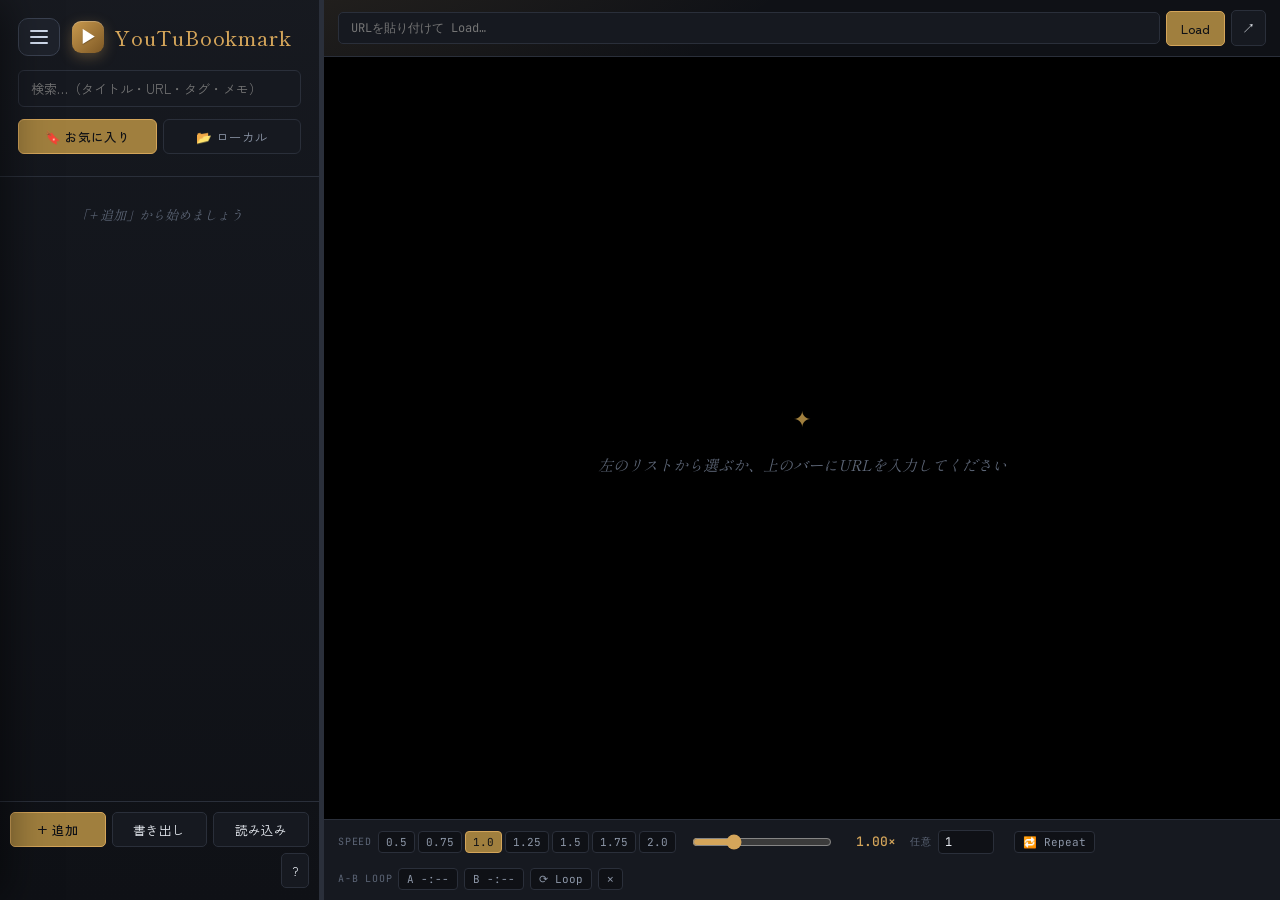
<file: bookmark/index.html>
<!DOCTYPE html>
<html lang="ja" data-app="bookmark">
<head>
<meta charset="UTF-8">
<meta name="viewport" content="width=device-width, initial-scale=1">
<meta name="referrer" content="strict-origin-when-cross-origin">
<title>YouTuBookamark</title>
<link rel="preconnect" href="https://fonts.googleapis.com">
<link rel="preconnect" href="https://fonts.gstatic.com" crossorigin>
<link href="https://fonts.googleapis.com/css2?family=Shippori+Mincho:wght@500;700&family=Zen+Kaku+Gothic+New:wght@400;500;700&family=JetBrains+Mono:wght@400;500&display=swap" rel="stylesheet">
<style>
:root {
  --bg-0: #0e0c08;
  --bg-1: #18140e;
  --bg-2: #221c14;
  --border: #2a2218;
  --border-strong: #3a3022;
  --text: #ebe4d3;
  --text-dim: #8b8270;
  --text-faint: #5a5343;
  --accent: #d4a55a;
  --accent-dim: #a07f3e;
  --danger: #c85a4f;
  --serif: "Shippori Mincho", "Hiragino Mincho ProN", "Yu Mincho", serif;
  --sans: "Zen Kaku Gothic New", -apple-system, "Hiragino Sans", "Yu Gothic", sans-serif;
  --mono: "JetBrains Mono", ui-monospace, "Menlo", "Consolas", monospace;
}

* { box-sizing: border-box; }
html, body { height: 100%; margin: 0; }
body {
  font-family: var(--sans);
  background: var(--bg-0);
  color: var(--text);
  font-size: 14px;
  line-height: 1.55;
  overflow: hidden;
}

::-webkit-scrollbar { width: 8px; height: 8px; }
::-webkit-scrollbar-thumb { background: var(--bg-2); border-radius: 4px; }
::-webkit-scrollbar-thumb:hover { background: var(--border-strong); }

.app {
  display: grid;
  grid-template-columns: 320px 4px 1fr;
  height: 100vh;
}
.sidebar {
  border-right: 1px solid var(--border);
  display: flex;
  flex-direction: column;
  overflow: hidden;
  background: linear-gradient(180deg, var(--bg-0) 0%, #100e0a 100%);
}
.viewer {
  display: flex;
  flex-direction: column;
  overflow: hidden;
  min-width: 0;
}

.resize-handle {
  cursor: col-resize;
  background: var(--border);
  transition: background 0.15s;
  flex-shrink: 0;
}
.resize-handle:hover, .resize-handle.resizing {
  background: var(--accent-dim);
}

.sidebar-head {
  padding: 18px 18px 12px;
  border-bottom: 1px solid var(--border);
}
.brand {
  font-family: var(--serif);
  font-size: 20px;
  font-weight: 500;
  letter-spacing: 0.04em;
  margin: 0 0 14px;
  color: var(--accent);
  display: flex;
  align-items: center;
  gap: 6px;
}
.brand::before {
  content: "✦";
  color: var(--accent-dim);
  font-size: 14px;
}

.search-input {
  width: 100%;
  background: var(--bg-1);
  border: 1px solid var(--border);
  color: var(--text);
  padding: 8px 12px;
  border-radius: 6px;
  font-family: inherit;
  font-size: 13px;
  outline: none;
  transition: border-color 0.15s;
}
.search-input:focus { border-color: var(--accent-dim); }

.tag-row {
  display: flex;
  flex-wrap: wrap;
  gap: 5px;
  margin-top: 10px;
}

.mode-tabs {
  display: flex;
  gap: 6px;
  margin-top: 12px;
}
.mode-tab {
  flex: 1;
  background: var(--bg-1);
  border: 1px solid var(--border);
  color: var(--text-dim);
  font-family: inherit;
  font-size: 12.5px;
  padding: 7px 6px;
  border-radius: 6px;
  cursor: pointer;
  transition: all 0.12s;
}
.mode-tab:hover { color: var(--text); border-color: var(--border-strong); }
.mode-tab.active {
  background: var(--accent-dim);
  color: var(--bg-0);
  border-color: var(--accent);
  font-weight: 500;
}
.folder-info {
  margin-top: 10px;
  font-family: var(--mono);
  font-size: 11px;
  color: var(--text-dim);
  display: flex;
  align-items: center;
  gap: 6px;
}
.folder-info[hidden] { display: none; }

/* Cross-app nav — matches tag-chip styling */
.app-nav { display: flex; gap: 5px; margin: 2px 0 12px; flex-wrap: wrap; }
.app-link {
  text-decoration: none; font-family: var(--mono); font-size: 11px;
  padding: 3px 8px; background: var(--bg-1); border: 1px solid var(--border);
  color: var(--text-dim); border-radius: 99px; transition: all 0.12s;
}
.app-link:hover { color: var(--text); border-color: var(--border-strong); }
.app-link.active { background: var(--accent-dim); color: var(--bg-0); border-color: var(--accent); pointer-events: none; }
.tag-chip {
  font-family: var(--mono);
  font-size: 11px;
  padding: 2px 8px;
  background: var(--bg-1);
  border: 1px solid var(--border);
  color: var(--text-dim);
  border-radius: 99px;
  cursor: pointer;
  user-select: none;
  transition: all 0.12s;
}
.tag-chip:hover { color: var(--text); border-color: var(--border-strong); }
.tag-chip.active {
  background: var(--accent-dim);
  color: var(--bg-0);
  border-color: var(--accent);
}

.fav-list {
  flex: 1;
  overflow-y: auto;
  padding: 8px;
}
.fav-item {
  padding: 10px 12px;
  border-radius: 6px;
  cursor: pointer;
  margin-bottom: 4px;
  border: 1px solid transparent;
  display: flex;
  flex-direction: column;
  gap: 4px;
  transition: background 0.1s, border-color 0.1s;
}
.fav-item:hover {
  background: var(--bg-1);
  border-color: var(--border);
}
.fav-item.active {
  background: var(--bg-1);
  border-color: var(--accent-dim);
  box-shadow: inset 3px 0 0 var(--accent);
}
.fav-item.dragging { opacity: 0.35; }
.fav-item.drag-over { box-shadow: 0 -2px 0 var(--accent); }

.fav-title {
  font-size: 13.5px;
  font-weight: 500;
  color: var(--text);
  overflow: hidden;
  text-overflow: ellipsis;
  white-space: nowrap;
}
.fav-meta {
  font-size: 10.5px;
  font-family: var(--mono);
  color: var(--text-faint);
  overflow: hidden;
  text-overflow: ellipsis;
  white-space: nowrap;
}
.fav-meta .yt-badge { color: var(--accent); }
.fav-tags {
  display: flex;
  flex-wrap: wrap;
  gap: 3px;
  margin-top: 2px;
}
.fav-tag {
  font-size: 10px;
  padding: 1px 6px;
  border-radius: 3px;
  background: var(--bg-2);
  color: var(--text-dim);
  font-family: var(--mono);
  cursor: pointer;
}
.fav-tag:hover { color: var(--accent); }

.fav-actions {
  display: none;
  gap: 4px;
  margin-top: 6px;
}
.fav-item:hover .fav-actions, .fav-item.active .fav-actions {
  display: flex;
}
.icon-btn {
  background: transparent;
  border: 1px solid var(--border);
  color: var(--text-dim);
  border-radius: 4px;
  padding: 2px 8px;
  cursor: pointer;
  font-family: inherit;
  font-size: 11px;
  transition: all 0.1s;
}
.icon-btn:hover { color: var(--accent); border-color: var(--accent-dim); }
.icon-btn.danger:hover { color: var(--danger); border-color: var(--danger); }

.empty-list {
  padding: 20px;
  color: var(--text-faint);
  font-style: italic;
  text-align: center;
  font-family: var(--serif);
  font-size: 13px;
}

.sidebar-foot-wrap {
  border-top: 1px solid var(--border);
  padding: 10px 10px 12px;
}
.sidebar-foot {
  display: grid;
  grid-template-columns: 1fr 1fr 1fr;
  gap: 6px;
}
.sidebar-foot[hidden] { display: none; }
.sidebar-foot-row2 {
  display: flex;
  justify-content: flex-end;
  margin-top: 6px;
}
.btn {
  background: var(--bg-1);
  border: 1px solid var(--border);
  color: var(--text);
  padding: 7px 10px;
  border-radius: 5px;
  cursor: pointer;
  font-family: inherit;
  font-size: 12.5px;
  transition: all 0.1s;
  position: relative;
}
.btn:hover { background: var(--bg-2); border-color: var(--accent-dim); }
.btn-primary {
  background: var(--accent-dim);
  color: var(--bg-0);
  border-color: var(--accent);
  font-weight: 500;
}
.btn-primary:hover { background: var(--accent); }

.unsaved-dot {
  display: none;
  position: absolute;
  top: 4px;
  right: 5px;
  width: 6px;
  height: 6px;
  background: var(--accent);
  border-radius: 50%;
}
.unsaved .unsaved-dot { display: block; }

.url-bar {
  padding: 10px 14px;
  border-bottom: 1px solid var(--border);
  display: flex;
  gap: 6px;
  align-items: center;
}
.url-bar input {
  flex: 1;
  background: var(--bg-1);
  border: 1px solid var(--border);
  color: var(--text);
  padding: 7px 12px;
  border-radius: 5px;
  font-family: var(--mono);
  font-size: 12px;
  outline: none;
}
.url-bar input:focus { border-color: var(--accent-dim); }
.url-bar .btn { flex: 0 0 auto; padding: 7px 14px; }
.url-bar .btn.icon-only { padding: 7px 10px; }

.player-area {
  flex: 1;
  display: flex;
  flex-direction: column;
  min-height: 0;
}
.player-wrap {
  flex: 1;
  background: #000;
  position: relative;
  display: flex;
  align-items: center;
  justify-content: center;
  min-height: 0;
  outline: none;
}
.player-wrap iframe, .player-wrap #player {
  width: 100%;
  height: 100%;
  border: 0;
  display: block;
}
.empty-state {
  color: var(--text-faint);
  font-family: var(--serif);
  font-style: italic;
  font-size: 15px;
  text-align: center;
  padding: 40px;
  line-height: 1.8;
}
.empty-state::before {
  content: "✦";
  display: block;
  color: var(--accent-dim);
  font-size: 22px;
  margin-bottom: 14px;
  font-style: normal;
}

.local-player {
  display: flex;
  flex-direction: column;
  align-items: center;
  gap: 16px;
  padding: 40px;
  width: 100%;
  max-width: 520px;
}
.local-player-icon {
  font-size: 48px;
  opacity: 0.85;
}
.local-player-title {
  font-family: var(--serif);
  font-size: 16px;
  color: var(--text);
  text-align: center;
  line-height: 1.5;
  word-break: break-word;
}
.local-player audio {
  width: 100%;
  max-width: 440px;
}

.controls {
  padding: 10px 14px;
  border-top: 1px solid var(--border);
  display: flex;
  gap: 14px;
  align-items: center;
  flex-wrap: wrap;
  background: var(--bg-1);
}
.controls-section {
  display: flex;
  align-items: center;
  gap: 6px;
}
.controls-label {
  font-size: 10px;
  font-family: var(--mono);
  color: var(--text-faint);
  text-transform: uppercase;
  letter-spacing: 0.08em;
}
.speed-presets {
  display: flex;
  gap: 3px;
}
.speed-presets button {
  background: var(--bg-0);
  border: 1px solid var(--border);
  color: var(--text-dim);
  font-family: var(--mono);
  font-size: 11px;
  padding: 3px 7px;
  border-radius: 4px;
  cursor: pointer;
  transition: all 0.1s;
  min-width: 34px;
}
.speed-presets button:hover { color: var(--text); border-color: var(--border-strong); }
.speed-presets button.active {
  background: var(--accent-dim);
  color: var(--bg-0);
  border-color: var(--accent);
}
.loop-btn {
  background: var(--bg-0);
  border: 1px solid var(--border);
  color: var(--text-dim);
  font-family: var(--mono);
  font-size: 11px;
  padding: 3px 8px;
  border-radius: 4px;
  cursor: pointer;
  transition: all 0.1s;
  white-space: nowrap;
}
.loop-btn:hover { color: var(--text); border-color: var(--border-strong); }
.loop-btn.set { color: var(--text); border-color: var(--accent-dim); }
.loop-btn.active {
  background: var(--accent-dim);
  color: var(--bg-0);
  border-color: var(--accent);
}
.speed-slider {
  width: 140px;
  accent-color: var(--accent);
}
.speed-display {
  font-family: var(--mono);
  font-size: 13px;
  color: var(--accent);
  min-width: 56px;
  text-align: right;
  font-weight: 500;
}
.speed-actual {
  font-family: var(--mono);
  font-size: 10px;
  color: var(--text-faint);
}
.speed-input {
  width: 56px;
  background: var(--bg-0);
  border: 1px solid var(--border);
  color: var(--text);
  padding: 3px 6px;
  border-radius: 4px;
  font-family: var(--mono);
  font-size: 12px;
  outline: none;
}
.speed-input:focus { border-color: var(--accent-dim); }

.memo-panel {
  padding: 10px 16px;
  border-top: 1px solid var(--border);
  font-family: var(--serif);
  font-size: 13.5px;
  color: var(--text-dim);
  line-height: 1.7;
  max-height: 100px;
  overflow-y: auto;
  white-space: pre-wrap;
  cursor: text;
  outline: none;
  transition: border-top-color 0.15s;
}
.memo-panel[hidden] { display: none; }
.memo-panel:focus { border-top-color: var(--accent-dim); }
.memo-panel:empty::before {
  content: attr(data-placeholder);
  color: var(--text-faint);
  font-style: italic;
  pointer-events: none;
}

.modal-back {
  position: fixed;
  inset: 0;
  background: rgba(0,0,0,0.65);
  backdrop-filter: blur(2px);
  display: flex;
  align-items: center;
  justify-content: center;
  z-index: 100;
}
.modal-back[hidden] { display: none; }
.modal {
  background: var(--bg-1);
  border: 1px solid var(--border-strong);
  border-radius: 10px;
  padding: 22px 24px;
  width: 90%;
  max-width: 480px;
  box-shadow: 0 20px 60px rgba(0,0,0,0.6);
}
.modal-title {
  font-family: var(--serif);
  font-size: 18px;
  margin: 0 0 18px;
  color: var(--accent);
  font-weight: 500;
}
.field { margin-bottom: 12px; }
.field label {
  display: block;
  font-size: 10.5px;
  font-family: var(--mono);
  text-transform: uppercase;
  letter-spacing: 0.06em;
  color: var(--text-dim);
  margin-bottom: 4px;
}
.field input, .field textarea {
  width: 100%;
  background: var(--bg-0);
  border: 1px solid var(--border);
  color: var(--text);
  padding: 8px 12px;
  border-radius: 5px;
  font-family: inherit;
  font-size: 13px;
  outline: none;
}
.field input:focus, .field textarea:focus { border-color: var(--accent-dim); }
.field textarea { min-height: 70px; resize: vertical; font-family: var(--serif); }
.modal-buttons {
  display: flex;
  gap: 8px;
  justify-content: flex-end;
  margin-top: 18px;
}

.memo-tip {
  position: fixed;
  z-index: 300;
  max-width: 260px;
  background: var(--bg-2);
  border: 1px solid var(--border-strong);
  color: var(--text);
  font-family: var(--serif);
  font-size: 12.5px;
  line-height: 1.65;
  padding: 8px 12px;
  border-radius: 6px;
  box-shadow: 0 8px 24px rgba(0,0,0,0.5);
  pointer-events: none;
  white-space: pre-wrap;
  word-break: break-word;
  opacity: 0;
  transition: opacity 0.15s;
}
.memo-tip.show { opacity: 1; }

.shortcut-table {
  width: 100%;
  border-collapse: collapse;
  margin-top: 4px;
}
.shortcut-table tr + tr td { border-top: 1px solid var(--border); }
.shortcut-table td {
  padding: 7px 4px;
  font-size: 13px;
  color: var(--text);
  vertical-align: middle;
}
.shortcut-table td:first-child {
  white-space: nowrap;
  width: 1%;
  padding-right: 16px;
}
.shortcut-table th {
  text-align: left;
  font-size: 10.5px;
  font-family: var(--mono);
  text-transform: uppercase;
  letter-spacing: 0.06em;
  color: var(--text-dim);
  padding: 0 4px 8px;
}
kbd {
  display: inline-block;
  background: var(--bg-2);
  border: 1px solid var(--border-strong);
  border-radius: 4px;
  padding: 1px 6px;
  font-family: var(--mono);
  font-size: 12px;
  color: var(--accent);
  line-height: 1.6;
}

.toast {
  position: fixed;
  bottom: 20px;
  left: 50%;
  transform: translateX(-50%) translateY(10px);
  background: var(--bg-1);
  border: 1px solid var(--accent-dim);
  color: var(--text);
  padding: 9px 18px;
  border-radius: 6px;
  font-size: 13px;
  z-index: 200;
  opacity: 0;
  transition: opacity 0.2s, transform 0.2s;
  pointer-events: none;
  box-shadow: 0 8px 24px rgba(0,0,0,0.4);
}
.toast.show {
  opacity: 1;
  transform: translateX(-50%) translateY(0);
}
</style>
<link rel="stylesheet" href="../ui.css">
</head>
<body>
<div class="app">
  <aside class="sidebar">
    <div class="sidebar-head">
      <h1 class="brand"><i class="ui-tile">▶</i>YouTuBookmark</h1>
      <div class="app-nav">
        <a href="../index.html" class="app-link">🏠 Home</a>
        <a href="../tuner/index.html" class="app-link">🎚 Tuner</a>
        <a href="../fretboard/index.html" class="app-link">🎸 Fretboard</a>
        <a href="../bookmark/index.html" class="app-link active">🔖 Bookmark</a>
        <a href="../studio/index.html" class="app-link">🎹 Studio</a>
        <a href="../tuner/index.html#advisor" class="app-link">🎛 Advisor</a>
      </div>
      <input type="search" class="search-input" id="searchInput" placeholder="検索…（タイトル・URL・タグ・メモ）">
      <div class="mode-tabs" id="modeTabs">
        <button class="mode-tab active" data-mode="fav">🔖 お気に入り</button>
        <button class="mode-tab" data-mode="local">📂 ローカル</button>
      </div>
      <div class="tag-row" id="tagRow"></div>
      <div class="folder-info" id="folderInfo" hidden></div>
    </div>
    <div class="fav-list" id="favList"></div>
    <div class="sidebar-foot-wrap">
      <div class="sidebar-foot" id="favFoot">
        <button class="btn btn-primary" id="addBtn">+ 追加</button>
        <button class="btn" id="exportBtn" title="JSONをダウンロード（Ctrl/⌘+S）">
          書き出し<span class="unsaved-dot"></span>
        </button>
        <button class="btn" id="importBtn" title="JSONを読み込み">読み込み</button>
      </div>
      <div class="sidebar-foot" id="localFoot" hidden>
        <button class="btn btn-primary" id="pickFolderBtn">📂 選択</button>
        <button class="btn" id="rescanBtn">🔄 再スキャン</button>
        <button class="btn" id="reconnectBtn" hidden title="前回のフォルダへのアクセスを再許可">🔌 再接続</button>
      </div>
      <div class="sidebar-foot-row2">
        <button class="btn icon-only" id="helpBtn" title="ショートカット一覧（?）">?</button>
      </div>
      <input type="file" id="importFile" accept=".json,application/json" hidden>
    </div>
  </aside>
  <div class="resize-handle" id="resizeHandle"></div>
  <main class="viewer">
    <div class="url-bar" id="urlBar">
      <input type="text" id="urlInput" placeholder="URLを貼り付けて Load…">
      <button class="btn btn-primary" id="loadBtn">Load</button>
      <button class="btn icon-only" id="openExternalBtn" title="新しいタブで開く">↗</button>
    </div>
    <div class="player-area">
      <div class="player-wrap" id="playerWrap" tabindex="0">
        <div class="empty-state">
          左のリストから選ぶか、上のバーにURLを入力してください
        </div>
      </div>
      <div class="controls" id="controls" hidden>
        <div class="controls-section">
          <span class="controls-label">Speed</span>
          <div class="speed-presets" id="speedPresets">
            <button data-speed="0.5">0.5</button>
            <button data-speed="0.75">0.75</button>
            <button data-speed="1" class="active">1.0</button>
            <button data-speed="1.25">1.25</button>
            <button data-speed="1.5">1.5</button>
            <button data-speed="1.75">1.75</button>
            <button data-speed="2">2.0</button>
          </div>
        </div>
        <div class="controls-section">
          <input type="range" class="speed-slider" id="speedSlider" min="0.25" max="3" step="0.05" value="1">
          <span class="speed-display" id="speedDisplay">1.00×</span>
        </div>
        <div class="controls-section">
          <span class="controls-label">任意</span>
          <input type="number" class="speed-input" id="speedInput" min="0.1" max="5" step="0.05" value="1">
          <span class="speed-actual" id="speedActual"></span>
        </div>
        <div class="controls-section">
          <button class="loop-btn" id="repeatBtn" title="この曲を通しリピート ON/OFF (r)">🔁 Repeat</button>
        </div>
        <div class="controls-section" id="loopSection">
          <span class="controls-label">A-B Loop</span>
          <button class="loop-btn" id="loopABtn" title="現在位置をループ開始点に (a)">A −:−−</button>
          <button class="loop-btn" id="loopBBtn" title="現在位置をループ終了点に (b)">B −:−−</button>
          <button class="loop-btn" id="loopToggle" title="区間ループ ON/OFF (l)">⟳ Loop</button>
          <button class="loop-btn" id="loopClear" title="ループ解除">✕</button>
        </div>
      </div>
      <div class="memo-panel" id="memoPanel" hidden data-placeholder="クリックしてメモを編集…"></div>
    </div>
  </main>
</div>

<div class="modal-back" id="helpBack" hidden>
  <div class="modal" style="max-width:400px">
    <h2 class="modal-title">ショートカット一覧</h2>
    <p style="margin:0 0 12px;font-size:12.5px;color:var(--text-dim);line-height:1.6;">
      💡 サイドバー上部の「📂 ローカル」タブから、PC内のフォルダを選んで mp3 / wav / m4a 等を検索・再生できます。速度は下のスライダーや数値入力で自由に指定可能です（YouTube と違い刻み制限なし）。
    </p>
    <table class="shortcut-table">
      <thead><tr><th>キー</th><th>操作</th></tr></thead>
      <tbody>
        <tr><td><kbd>Space</kbd></td><td>再生 / 一時停止</td></tr>
        <tr><td><kbd>Shift</kbd> + <kbd>,</kbd></td><td>再生速度 −5%</td></tr>
        <tr><td><kbd>Shift</kbd> + <kbd>.</kbd></td><td>再生速度 ＋5%</td></tr>
        <tr><td><kbd>a</kbd></td><td>区間ループ 開始点(A)をセット</td></tr>
        <tr><td><kbd>b</kbd></td><td>区間ループ 終了点(B)をセット</td></tr>
        <tr><td><kbd>l</kbd></td><td>区間ループ ON / OFF</td></tr>
        <tr><td><kbd>r</kbd></td><td>この曲を通しリピート ON / OFF</td></tr>
        <tr><td><kbd>⌘</kbd> / <kbd>Ctrl</kbd> + <kbd>S</kbd></td><td>書き出し（JSON保存）</td></tr>
        <tr><td><kbd>Esc</kbd></td><td>モーダルを閉じる</td></tr>
        <tr><td><kbd>?</kbd></td><td>このヘルプを開閉</td></tr>
      </tbody>
    </table>
    <div class="modal-buttons">
      <button class="btn btn-primary" id="helpClose">閉じる</button>
    </div>
  </div>
</div>

<div class="modal-back" id="modalBack" hidden>
  <div class="modal">
    <h2 class="modal-title" id="modalTitle">追加</h2>
    <div class="field">
      <label>Title — 名称</label>
      <input type="text" id="fTitle" placeholder="お気に入りの名前">
    </div>
    <div class="field">
      <label>URL</label>
      <input type="text" id="fUrl" placeholder="https://...">
    </div>
    <div class="field">
      <label>Tags — カンマ区切り</label>
      <input type="text" id="fTags" placeholder="例: guitar, tutorial, sweep">
    </div>
    <div class="field">
      <label>Memo</label>
      <textarea id="fMemo" placeholder="メモ…"></textarea>
    </div>
    <div class="modal-buttons">
      <button class="btn" id="modalCancel">キャンセル</button>
      <button class="btn btn-primary" id="modalSave">保存</button>
    </div>
  </div>
</div>

<div class="memo-tip" id="memoTip"></div>
<div class="toast" id="toast"></div>

<script>
'use strict';

const STORAGE_KEY = 'favViewer.v1';
let state = { version: 1, favorites: [] };
let activeId = null;
let activeTag = null;
let editingId = null;
let dragId = null;
let isDirty = false;

/* Local audio folder */
let viewMode = 'fav';           // 'fav' | 'local'
let dirHandle = null;
let localTracks = [];           // { name, relPath, handle }
let activeLocalIdx = null;
let audioEl = null;
let audioObjectUrl = null;
const AUDIO_EXT = /\.(mp3|m4a|wav|wave|ogg|oga|flac|aac|webm|opus|aiff|aif)$/i;

function loadState() {
  try {
    const s = localStorage.getItem(STORAGE_KEY);
    if (s) {
      const parsed = JSON.parse(s);
      if (parsed && Array.isArray(parsed.favorites)) state = parsed;
    }
  } catch (e) { console.error('load error', e); }
}

function saveState() {
  try {
    localStorage.setItem(STORAGE_KEY, JSON.stringify(state));
    markDirty();
  } catch (e) {
    toast('保存エラー: ' + e.message);
  }
}

function markDirty() {
  isDirty = true;
  document.getElementById('exportBtn').classList.add('unsaved');
}
function clearDirty() {
  isDirty = false;
  document.getElementById('exportBtn').classList.remove('unsaved');
}

function uid() {
  return 'fav_' + Date.now().toString(36) + Math.random().toString(36).slice(2, 8);
}

function parseYouTubeId(url) {
  if (!url) return null;
  const patterns = [
    /(?:youtube\.com\/watch\?(?:.*&)?v=)([a-zA-Z0-9_-]{11})/,
    /(?:youtu\.be\/)([a-zA-Z0-9_-]{11})/,
    /(?:youtube\.com\/embed\/)([a-zA-Z0-9_-]{11})/,
    /(?:youtube\.com\/shorts\/)([a-zA-Z0-9_-]{11})/,
    /(?:youtube\.com\/live\/)([a-zA-Z0-9_-]{11})/,
    /(?:m\.youtube\.com\/watch\?(?:.*&)?v=)([a-zA-Z0-9_-]{11})/
  ];
  for (const p of patterns) {
    const m = url.match(p);
    if (m) return m[1];
  }
  return null;
}

function getStartTime(url) {
  if (!url) return 0;
  const m = url.match(/[?&](?:t|start)=(\d+)s?(?:&|$)/);
  if (m) return parseInt(m[1], 10);
  const m2 = url.match(/[?&]t=((?:\d+h)?(?:\d+m)?(?:\d+s)?)/);
  if (m2 && m2[1]) {
    let s = 0;
    const h = m2[1].match(/(\d+)h/); if (h) s += parseInt(h[1]) * 3600;
    const mn = m2[1].match(/(\d+)m/); if (mn) s += parseInt(mn[1]) * 60;
    const sc = m2[1].match(/(\d+)s/); if (sc) s += parseInt(sc[1]);
    return s;
  }
  return 0;
}

function getHost(url) {
  try { return new URL(url).hostname.replace(/^www\./, ''); }
  catch (e) { return url || ''; }
}

function toast(msg, ms) {
  ms = ms || 2200;
  const t = document.getElementById('toast');
  t.textContent = msg;
  t.classList.add('show');
  clearTimeout(toast._tm);
  toast._tm = setTimeout(() => t.classList.remove('show'), ms);
}

function esc(s) {
  return String(s == null ? '' : s).replace(/[&<>"']/g, c => ({
    '&':'&amp;','<':'&lt;','>':'&gt;','"':'&quot;',"'":'&#39;'
  }[c]));
}

/* YouTube IFrame API */
let yt = null;
let ytReady = false;
let pendingLoad = null;

window.onYouTubeIframeAPIReady = function() {
  ytReady = true;
  if (pendingLoad) {
    initYouTubePlayer(pendingLoad.videoId, pendingLoad.start);
    pendingLoad = null;
  }
};

(function loadYTScript() {
  const tag = document.createElement('script');
  tag.src = 'https://www.youtube.com/iframe_api';
  document.head.appendChild(tag);
})();

function initYouTubePlayer(videoId, start) {
  start = start || 0;
  const wrap = document.getElementById('playerWrap');
  wrap.innerHTML = '<div id="player"></div>';
  yt = new YT.Player('player', {
    videoId: videoId,
    host: 'https://www.youtube-nocookie.com',
    playerVars: { 'playsinline': 1, 'rel': 0, 'modestbranding': 1, 'start': start },
    events: {
      'onReady': function() { setTimeout(() => applySpeed(currentSpeed, false), 200); },
      'onStateChange': function(e) {
        if (repeatOne && e.data === 0) {  // 0 = YT.PlayerState.ENDED
          try { yt.seekTo(0, true); yt.playVideo(); } catch (err) {}
        }
      },
      'onError': function(e) {
        const code = e.data;
        const map = {
          2:   '無効なパラメータ',
          5:   'HTML5プレーヤーの問題',
          100: '動画が見つかりません（削除/非公開）',
          101: 'この動画は埋め込み再生が無効です',
          150: 'この動画は埋め込み再生が無効です'
        };
        toast('YouTubeエラー ' + code + (map[code] ? ': ' + map[code] : '') + '  ↗ で新規タブを試してください', 4500);
      }
    }
  });
}

function loadYouTube(videoId, start) {
  teardownLocalAudio();
  resetLoop();  // A/B points are per-video
  document.getElementById('controls').hidden = false;
  if (yt && typeof yt.loadVideoById === 'function') {
    try {
      yt.loadVideoById({ videoId: videoId, startSeconds: start || 0 });
      setTimeout(() => applySpeed(currentSpeed, false), 800);
      return;
    } catch (e) {}
  }
  if (ytReady) {
    initYouTubePlayer(videoId, start);
  } else {
    pendingLoad = { videoId: videoId, start: start };
  }
}

function loadGeneric(url) {
  teardownLocalAudio();
  clearLoop();  // loop only applies to the YouTube player
  document.getElementById('controls').hidden = true;
  const wrap = document.getElementById('playerWrap');
  wrap.innerHTML = '';
  if (yt) { try { yt.destroy(); } catch(e){} yt = null; }
  const iframe = document.createElement('iframe');
  iframe.src = url;
  iframe.allow = 'autoplay; fullscreen; picture-in-picture; encrypted-media';
  iframe.allowFullscreen = true;
  iframe.referrerPolicy = 'no-referrer-when-downgrade';
  wrap.appendChild(iframe);
}

/* Speed control */
let currentSpeed = 1.0;

function applySpeed(rate, fromUser) {
  if (isNaN(rate) || rate <= 0) return;
  currentSpeed = rate;
  document.getElementById('speedDisplay').textContent = rate.toFixed(2) + '×';
  document.getElementById('speedSlider').value = Math.min(Math.max(rate, 0.25), 3);
  document.getElementById('speedInput').value = rate;
  document.querySelectorAll('#speedPresets button').forEach(b => {
    b.classList.toggle('active', Math.abs(parseFloat(b.dataset.speed) - rate) < 0.001);
  });
  document.getElementById('speedActual').textContent = '';
  if (audioEl) {
    audioEl.playbackRate = rate;
  }
  if (yt && typeof yt.setPlaybackRate === 'function') {
    try { yt.setPlaybackRate(rate); } catch(e) {}
    setTimeout(() => {
      try {
        const actual = yt.getPlaybackRate();
        if (Math.abs(actual - rate) > 0.05) {
          document.getElementById('speedActual').textContent = '(実際 ' + actual.toFixed(2) + '×)';
        }
      } catch(e) {}
    }, 250);
  }
}

/* A-B loop — repeat a passage for practice */
let loopA = null, loopB = null, loopOn = false, loopTimer = null;

/* Single-track repeat — repeats the whole current track, independent of A-B loop */
let repeatOne = false;

function toggleRepeat() {
  repeatOne = !repeatOne;
  document.getElementById('repeatBtn').classList.toggle('active', repeatOne);
  if (audioEl) audioEl.loop = repeatOne;
}

function fmtTime(sec) {
  if (sec == null || isNaN(sec)) return '−:−−';
  sec = Math.max(0, Math.floor(sec));
  const m = Math.floor(sec / 60), s = sec % 60;
  return m + ':' + String(s).padStart(2, '0');
}

function ytTime() {
  if (audioEl) return audioEl.currentTime;
  if (yt && typeof yt.getCurrentTime === 'function') {
    try { return yt.getCurrentTime(); } catch (e) {}
  }
  return null;
}

function seekTo(t) {
  if (audioEl) { audioEl.currentTime = t; return; }
  if (yt && typeof yt.seekTo === 'function') {
    try { yt.seekTo(t, true); } catch (e) {}
  }
}

function renderLoopUI() {
  const aBtn = document.getElementById('loopABtn');
  const bBtn = document.getElementById('loopBBtn');
  const tBtn = document.getElementById('loopToggle');
  aBtn.textContent = 'A ' + fmtTime(loopA);
  bBtn.textContent = 'B ' + fmtTime(loopB);
  aBtn.classList.toggle('set', loopA != null);
  bBtn.classList.toggle('set', loopB != null);
  tBtn.classList.toggle('active', loopOn);
}

function setLoopA() {
  const t = ytTime();
  if (t == null) return;
  loopA = t;
  if (loopB != null && loopB <= loopA) loopB = null;  // keep A < B
  renderLoopUI();
}

function setLoopB() {
  const t = ytTime();
  if (t == null) return;
  if (loopA != null && t <= loopA) { toast('B は A より後ろにしてください'); return; }
  loopB = t;
  renderLoopUI();
}

function toggleLoop() {
  if (loopOn) { stopLoop(); return; }
  if (loopA == null || loopB == null || loopB <= loopA) {
    toast('A と B を設定してください');
    return;
  }
  loopOn = true;
  renderLoopUI();
  if (loopTimer) clearInterval(loopTimer);
  loopTimer = setInterval(() => {
    const t = ytTime();
    if (t == null || !loopOn) return;
    // jump back just before B; tighter polling + margin keeps short practice
    // loops snappy (was 200ms, which could overshoot by up to a fifth of a second)
    if (t >= loopB - 0.03 || t < loopA - 1) {
      seekTo(loopA);
    }
  }, 50);
}

function stopLoop() {
  loopOn = false;
  if (loopTimer) { clearInterval(loopTimer); loopTimer = null; }
  renderLoopUI();
}

function clearLoop() {
  stopLoop();
  loopA = loopB = null;
  renderLoopUI();
}

function resetLoop() { clearLoop(); }

/* Render */
function getAllTags() {
  const set = new Set();
  state.favorites.forEach(f => (f.tags || []).forEach(t => set.add(t)));
  return [...set].sort((a, b) => a.localeCompare(b, 'ja'));
}

function renderTags() {
  const row = document.getElementById('tagRow');
  const tags = getAllTags();
  if (tags.length === 0) { row.innerHTML = ''; return; }
  row.innerHTML = tags.map(t =>
    '<span class="tag-chip ' + (t === activeTag ? 'active' : '') + '" data-tag="' + esc(t) + '">' + esc(t) + '</span>'
  ).join('');
  row.querySelectorAll('.tag-chip').forEach(c => {
    c.addEventListener('click', () => {
      activeTag = (activeTag === c.dataset.tag) ? null : c.dataset.tag;
      renderTags();
      renderFavorites();
    });
  });
}

function getFiltered() {
  const q = document.getElementById('searchInput').value.trim().toLowerCase();
  return state.favorites.filter(f => {
    if (activeTag && !(f.tags || []).includes(activeTag)) return false;
    if (q) {
      const hay = [f.title, f.url, f.memo, (f.tags || []).join(' ')].join(' ').toLowerCase();
      if (!hay.includes(q)) return false;
    }
    return true;
  });
}

function renderFavorites() {
  if (viewMode === 'local') { renderLocalList(); return; }
  const list = document.getElementById('favList');
  const items = getFiltered();
  if (items.length === 0) {
    list.innerHTML = state.favorites.length === 0
      ? '<div class="empty-list">「+ 追加」から始めましょう</div>'
      : '<div class="empty-list">該当なし</div>';
    return;
  }
  list.innerHTML = items.map(f => {
    const ytId = parseYouTubeId(f.url);
    const tagsHtml = (f.tags || []).map(t =>
      '<span class="fav-tag" data-tag="' + esc(t) + '">' + esc(t) + '</span>'
    ).join('');
    const meta = ytId ? '<span class="yt-badge">▶ YouTube</span>' : esc(getHost(f.url));
    return '<div class="fav-item ' + (f.id === activeId ? 'active' : '') + '" draggable="true" data-id="' + f.id + '" data-memo="' + esc(f.memo || '') + '">'
      + '<div class="fav-title">' + esc(f.title || '(無題)') + '</div>'
      + '<div class="fav-meta">' + meta + '</div>'
      + (tagsHtml ? '<div class="fav-tags">' + tagsHtml + '</div>' : '')
      + '<div class="fav-actions">'
      +   '<button class="icon-btn" data-action="edit" data-id="' + f.id + '">編集</button>'
      +   '<button class="icon-btn danger" data-action="del" data-id="' + f.id + '">削除</button>'
      + '</div>'
      + '</div>';
  }).join('');

  list.querySelectorAll('.fav-item').forEach(el => {
    el.addEventListener('click', (e) => {
      if (e.target.closest('.fav-actions')) return;
      if (e.target.classList.contains('fav-tag')) {
        activeTag = e.target.dataset.tag;
        renderTags();
        renderFavorites();
        return;
      }
      const fav = state.favorites.find(f => f.id === el.dataset.id);
      if (fav) selectFavorite(fav);
    });
    el.addEventListener('dragstart', (e) => {
      dragId = el.dataset.id;
      el.classList.add('dragging');
      e.dataTransfer.effectAllowed = 'move';
      try { e.dataTransfer.setData('text/plain', dragId); } catch(_){}
    });
    el.addEventListener('dragend', () => {
      el.classList.remove('dragging');
      list.querySelectorAll('.fav-item').forEach(x => x.classList.remove('drag-over'));
    });
    el.addEventListener('dragover', (e) => {
      e.preventDefault();
      if (dragId && el.dataset.id !== dragId) {
        list.querySelectorAll('.fav-item').forEach(x => x.classList.remove('drag-over'));
        el.classList.add('drag-over');
      }
    });
    el.addEventListener('drop', (e) => {
      e.preventDefault();
      const targetId = el.dataset.id;
      if (!dragId || dragId === targetId) return;
      const from = state.favorites.findIndex(f => f.id === dragId);
      const to = state.favorites.findIndex(f => f.id === targetId);
      if (from < 0 || to < 0) return;
      const moved = state.favorites.splice(from, 1)[0];
      state.favorites.splice(to, 0, moved);
      saveState();
      renderFavorites();
    });
  });

  list.querySelectorAll('[data-action]').forEach(b => {
    b.addEventListener('click', (e) => {
      e.stopPropagation();
      const id = b.dataset.id;
      if (b.dataset.action === 'edit') openModalEdit(id);
      if (b.dataset.action === 'del') deleteFavorite(id);
    });
  });
}

function selectFavorite(fav) {
  activeId = fav.id;
  document.getElementById('urlInput').value = fav.url;
  const panel = document.getElementById('memoPanel');
  panel.textContent = fav.memo || '';
  panel.hidden = false;
  renderFavorites();
  const ytId = parseYouTubeId(fav.url);
  if (ytId) loadYouTube(ytId, getStartTime(fav.url));
  else loadGeneric(fav.url);
  document.getElementById('playerWrap').focus();
}

/* CRUD */
async function fetchYouTubeTitle(url) {
  try {
    const res = await fetch(
      'https://www.youtube.com/oembed?format=json&url=' + encodeURIComponent(url),
      { signal: AbortSignal.timeout(5000) }
    );
    if (!res.ok) return null;
    const json = await res.json();
    return json.title || null;
  } catch (e) {
    return null;
  }
}

async function openModalAdd(prefillUrl) {
  editingId = null;
  document.getElementById('modalTitle').textContent = '追加';
  document.getElementById('fTitle').value = '';
  document.getElementById('fUrl').value = prefillUrl || '';
  document.getElementById('fTags').value = '';
  document.getElementById('fMemo').value = '';
  document.getElementById('modalBack').hidden = false;

  const titleEl = document.getElementById('fTitle');
  const urlEl = document.getElementById('fUrl');

  if (prefillUrl && parseYouTubeId(prefillUrl)) {
    titleEl.placeholder = '取得中…';
    const title = await fetchYouTubeTitle(prefillUrl);
    titleEl.placeholder = 'お気に入りの名前';
    if (title && !titleEl.value) titleEl.value = title;
    setTimeout(() => titleEl.focus(), 50);
  } else {
    setTimeout(() => (prefillUrl ? titleEl : urlEl).focus(), 50);
  }
}

function onModalUrlChange() {
  const titleEl = document.getElementById('fTitle');
  const url = document.getElementById('fUrl').value.trim();
  if (!titleEl.value && url && parseYouTubeId(url)) {
    titleEl.placeholder = '取得中…';
    fetchYouTubeTitle(url).then(title => {
      titleEl.placeholder = 'お気に入りの名前';
      if (title && !titleEl.value) titleEl.value = title;
    });
  }
}

function openModalEdit(id) {
  const f = state.favorites.find(x => x.id === id);
  if (!f) return;
  editingId = id;
  document.getElementById('modalTitle').textContent = '編集';
  document.getElementById('fTitle').value = f.title || '';
  document.getElementById('fUrl').value = f.url || '';
  document.getElementById('fTags').value = (f.tags || []).join(', ');
  document.getElementById('fMemo').value = f.memo || '';
  document.getElementById('modalBack').hidden = false;
  setTimeout(() => document.getElementById('fTitle').focus(), 50);
}

function saveModal() {
  const title = document.getElementById('fTitle').value.trim();
  const url = document.getElementById('fUrl').value.trim();
  const tags = document.getElementById('fTags').value
    .split(',').map(t => t.trim()).filter(Boolean);
  const memo = document.getElementById('fMemo').value;
  if (!url) { toast('URLを入力してください'); return; }

  const dup = state.favorites.find(f => f.url === url && f.id !== editingId);
  if (dup) {
    if (!confirm('「' + (dup.title || '(無題)') + '」として同じURLが既に登録されています。\nそれでも追加しますか？')) return;
  }

  const wasActive = editingId === activeId;
  if (editingId) {
    const f = state.favorites.find(x => x.id === editingId);
    if (f) {
      f.title = title || f.title || '(無題)';
      f.url = url;
      f.tags = tags;
      f.memo = memo;
    }
  } else {
    state.favorites.unshift({
      id: uid(),
      title: title || '(無題)',
      url: url,
      tags: tags,
      memo: memo,
      createdAt: Date.now()
    });
  }
  saveState();
  closeModal();
  renderTags();
  renderFavorites();
  if (wasActive) document.getElementById('memoPanel').textContent = memo;
  toast('保存しました');
}

function closeModal() {
  document.getElementById('modalBack').hidden = true;
  editingId = null;
}

function deleteFavorite(id) {
  const f = state.favorites.find(x => x.id === id);
  if (!f) return;
  if (!confirm('「' + (f.title || '(無題)') + '」を削除しますか？')) return;
  state.favorites = state.favorites.filter(x => x.id !== id);
  if (activeId === id) activeId = null;
  saveState();
  renderTags();
  renderFavorites();
  toast('削除しました');
}

/* Shortcut help */
function toggleHelp() {
  const el = document.getElementById('helpBack');
  el.hidden = !el.hidden;
}
function closeHelp() {
  document.getElementById('helpBack').hidden = true;
}

/* Folder handle persistence via IndexedDB */
const DIR_HANDLE_DB = 'ytbm-dir-handles';
const DIR_HANDLE_VER = 1;

function openHandleDB() {
  return new Promise((resolve, reject) => {
    const req = indexedDB.open(DIR_HANDLE_DB, DIR_HANDLE_VER);
    req.onupgradeneeded = () => req.result.createObjectStore('handles');
    req.onsuccess = () => resolve(req.result);
    req.onerror = () => reject(req.error);
  });
}

async function loadDirHandle(key) {
  try {
    const db = await openHandleDB();
    return await new Promise((resolve, reject) => {
      const tx = db.transaction('handles', 'readonly');
      const req = tx.objectStore('handles').get(key);
      req.onsuccess = () => resolve(req.result || null);
      req.onerror = () => reject(req.error);
    });
  } catch { return null; }
}

async function saveDirHandle(key, handle) {
  try {
    const db = await openHandleDB();
    await new Promise((resolve, reject) => {
      const tx = db.transaction('handles', 'readwrite');
      tx.objectStore('handles').put(handle, key);
      tx.oncomplete = resolve;
      tx.onerror = () => reject(tx.error);
    });
  } catch { /* ignore */ }
}

/* Local audio folder */
async function pickFolder() {
  if (!window.showDirectoryPicker) {
    toast('このブラウザは非対応です（Chrome/Edge推奨）');
    return;
  }
  try {
    const handle = await window.showDirectoryPicker({ id: 'audioFolder', mode: 'read' });
    dirHandle = handle;
    await saveDirHandle('audioFolder', handle);
    document.getElementById('reconnectBtn').hidden = true;
    await scanFolder();
  } catch (e) {
    if (e.name !== 'AbortError') toast('フォルダを開けませんでした');
  }
}

async function scanFolder() {
  if (!dirHandle) return;
  toast('スキャン中…');
  localTracks = [];
  try {
    await walkDir(dirHandle, '');
  } catch (e) {
    toast('スキャンに失敗しました: ' + e.message);
  }
  localTracks.sort((a, b) => a.relPath.localeCompare(b.relPath, 'ja', { numeric: true }));
  renderFolderName();
  if (viewMode === 'local') renderLocalList();
  toast(localTracks.length + ' 曲見つかりました');
}

async function walkDir(handle, prefix) {
  for await (const [name, entry] of handle.entries()) {
    if (name.startsWith('.')) continue;  // skip dotfiles / AppleDouble junk
    if (entry.kind === 'file') {
      if (AUDIO_EXT.test(name)) {
        localTracks.push({ name, relPath: prefix + name, handle: entry });
      }
    } else if (entry.kind === 'directory') {
      await walkDir(entry, prefix + name + '/');
    }
  }
}

async function tryRestoreFolder() {
  const handle = await loadDirHandle('audioFolder');
  if (!handle) return;
  dirHandle = handle;
  renderFolderName();
  try {
    const perm = await handle.queryPermission({ mode: 'read' });
    if (perm === 'granted') {
      await scanFolder();
    } else {
      document.getElementById('reconnectBtn').hidden = false;
    }
  } catch (e) {
    document.getElementById('reconnectBtn').hidden = false;
  }
}

function renderFolderName() {
  const el = document.getElementById('folderInfo');
  if (!dirHandle) { el.hidden = true; return; }
  el.hidden = false;
  el.textContent = '📁 ' + dirHandle.name + (localTracks.length ? '　・　' + localTracks.length + ' 曲' : '');
}

function renderLocalList() {
  const list = document.getElementById('favList');
  if (!dirHandle) {
    list.innerHTML = '<div class="empty-list">📂 「選択」からフォルダを開いて<br>曲を読み込みましょう</div>';
    return;
  }
  const q = document.getElementById('searchInput').value.trim().toLowerCase();
  const items = localTracks
    .map((t, idx) => ({ t, idx }))
    .filter(({ t }) => !q || t.relPath.toLowerCase().includes(q));
  if (items.length === 0) {
    list.innerHTML = '<div class="empty-list">' +
      (localTracks.length === 0 ? '音声ファイルが見つかりません' : '該当なし') +
      '</div>';
    return;
  }
  list.innerHTML = items.map(({ t, idx }) => {
    const dir = t.relPath.includes('/') ? t.relPath.slice(0, t.relPath.lastIndexOf('/')) : '';
    const ext = t.name.includes('.') ? t.name.split('.').pop().toUpperCase() : '';
    return '<div class="fav-item ' + (idx === activeLocalIdx ? 'active' : '') + '" data-idx="' + idx + '">'
      + '<div class="fav-title">' + esc(t.name.replace(AUDIO_EXT, '')) + '</div>'
      + '<div class="fav-meta">' + (dir ? '📁 ' + esc(dir) : esc(ext)) + '</div>'
      + '</div>';
  }).join('');
  list.querySelectorAll('.fav-item').forEach(el => {
    el.addEventListener('click', () => playLocalTrack(parseInt(el.dataset.idx, 10)));
  });
}

function teardownLocalAudio() {
  if (audioEl) { try { audioEl.pause(); } catch (e) {} audioEl = null; }
  if (audioObjectUrl) { URL.revokeObjectURL(audioObjectUrl); audioObjectUrl = null; }
  activeLocalIdx = null;
}

async function playLocalTrack(idx) {
  const t = localTracks[idx];
  if (!t) return;
  let file;
  try {
    file = await t.handle.getFile();
  } catch (e) {
    toast('ファイルを開けませんでした: ' + e.message);
    return;
  }
  teardownLocalAudio();
  activeLocalIdx = idx;
  activeId = null;
  resetLoop();
  document.getElementById('memoPanel').hidden = true;
  document.getElementById('urlInput').value = '';

  if (yt) { try { yt.destroy(); } catch (e) {} yt = null; }
  audioObjectUrl = URL.createObjectURL(file);
  const wrap = document.getElementById('playerWrap');
  wrap.innerHTML =
    '<div class="local-player">'
    + '<div class="local-player-icon">🎵</div>'
    + '<div class="local-player-title">' + esc(t.name) + '</div>'
    + '<audio id="localAudio" controls preload="metadata"></audio>'
    + '</div>';
  audioEl = document.getElementById('localAudio');
  audioEl.src = audioObjectUrl;
  audioEl.playbackRate = currentSpeed;
  audioEl.loop = repeatOne;
  audioEl.addEventListener('ended', () => {
    if (activeLocalIdx != null && activeLocalIdx + 1 < localTracks.length) {
      playLocalTrack(activeLocalIdx + 1);
    }
  });
  audioEl.play().catch(() => {});

  document.getElementById('controls').hidden = false;
  renderLocalList();
}

function setViewMode(mode) {
  viewMode = mode;
  document.querySelectorAll('.mode-tab').forEach(b => b.classList.toggle('active', b.dataset.mode === mode));
  document.getElementById('tagRow').style.display = mode === 'fav' ? '' : 'none';
  document.getElementById('urlBar').hidden = mode === 'local';
  document.getElementById('favFoot').hidden = mode !== 'fav';
  document.getElementById('localFoot').hidden = mode !== 'local';
  document.getElementById('searchInput').placeholder = mode === 'fav'
    ? '検索…（タイトル・URL・タグ・メモ）'
    : '検索…（ファイル名・フォルダ）';
  renderFavorites();
}

/* Import/Export */
async function doExport() {
  const data = JSON.stringify(state, null, 2);
  const today = new Date().toISOString().split('T')[0];
  const suggestedName = 'favorites_' + today + '.json';

  if (window.showSaveFilePicker) {
    try {
      const startIn = await loadDirHandle('export') || 'documents';
      const handle = await window.showSaveFilePicker({
        suggestedName,
        startIn,
        types: [{ description: 'JSON ファイル', accept: { 'application/json': ['.json'] } }],
      });
      const writable = await handle.createWritable();
      await writable.write(data);
      await writable.close();
      await saveDirHandle('export', handle);
      clearDirty();
      toast('エクスポートしました');
    } catch (e) {
      if (e.name !== 'AbortError') toast('保存に失敗しました');
    }
    return;
  }

  // fallback for browsers without File System Access API
  const blob = new Blob([data], { type: 'application/json' });
  const url = URL.createObjectURL(blob);
  const a = document.createElement('a');
  a.href = url;
  a.download = suggestedName;
  document.body.appendChild(a);
  a.click();
  setTimeout(() => {
    document.body.removeChild(a);
    URL.revokeObjectURL(url);
  }, 100);
  clearDirty();
  toast('エクスポートしました');
}

async function doImport() {
  if (window.showOpenFilePicker) {
    try {
      const startIn = await loadDirHandle('import') || await loadDirHandle('export') || 'documents';
      const [fileHandle] = await window.showOpenFilePicker({
        startIn,
        types: [{ description: 'JSON ファイル', accept: { 'application/json': ['.json'] } }],
        multiple: false,
      });
      await saveDirHandle('import', fileHandle);
      const file = await fileHandle.getFile();
      processImportFile(file);
    } catch (e) {
      if (e.name !== 'AbortError') toast('読み込みに失敗しました');
    }
    return;
  }
  // fallback
  document.getElementById('importFile').click();
}

function processImportFile(file) {
  const reader = new FileReader();
  reader.onload = (e) => {
    try {
      const data = JSON.parse(e.target.result);
      if (!data.favorites || !Array.isArray(data.favorites)) {
        throw new Error('形式が不正です');
      }
      const choice = confirm(
        data.favorites.length + ' 件のお気に入りを読み込みます。\n\n' +
        'OK = 現在のデータを置き換え\n' +
        'キャンセル = 既存にマージ（同じIDは既存を優先）'
      );
      if (choice) {
        state = { version: 1, favorites: data.favorites };
      } else {
        const existingIds = new Set(state.favorites.map(f => f.id));
        const newOnes = data.favorites.filter(f => !existingIds.has(f.id));
        state.favorites = state.favorites.concat(newOnes);
      }
      saveState();
      clearDirty();
      activeTag = null;
      renderTags();
      renderFavorites();
      toast('インポート完了');
    } catch (err) {
      toast('インポート失敗: ' + err.message);
    }
  };
  reader.readAsText(file);
}

/* Memo tooltip */
(function() {
  const tip = document.getElementById('memoTip');
  const OFFSET = 14;

  function place(x, y) {
    const tw = tip.offsetWidth, th = tip.offsetHeight;
    const vw = window.innerWidth, vh = window.innerHeight;
    tip.style.left = (x + OFFSET + tw > vw ? x - tw - OFFSET : x + OFFSET) + 'px';
    tip.style.top  = (y + OFFSET + th > vh ? y - th - OFFSET : y + OFFSET) + 'px';
  }

  document.getElementById('favList').addEventListener('mouseover', (e) => {
    const item = e.target.closest('.fav-item');
    if (!item) { tip.classList.remove('show'); return; }
    const memo = item.dataset.memo;
    if (!memo) { tip.classList.remove('show'); return; }
    tip.textContent = memo;
    tip.classList.add('show');
    place(e.clientX, e.clientY);
  });

  document.getElementById('favList').addEventListener('mousemove', (e) => {
    if (!tip.classList.contains('show')) return;
    place(e.clientX, e.clientY);
  });

  document.getElementById('favList').addEventListener('mouseout', (e) => {
    const item = e.target.closest('.fav-item');
    if (!item) return;
    if (item.contains(e.relatedTarget)) return;
    tip.classList.remove('show');
  });
})();

/* Init */
function init() {
  loadState();
  renderTags();
  renderFavorites();

  document.getElementById('searchInput').addEventListener('input', renderFavorites);

  document.getElementById('addBtn').addEventListener('click', () => {
    const cur = document.getElementById('urlInput').value.trim();
    openModalAdd(cur);
  });
  document.getElementById('fUrl').addEventListener('change', onModalUrlChange);
  document.getElementById('fUrl').addEventListener('paste', () => setTimeout(onModalUrlChange, 50));
  document.getElementById('modalSave').addEventListener('click', saveModal);
  document.getElementById('modalCancel').addEventListener('click', closeModal);
  document.getElementById('modalBack').addEventListener('click', (e) => {
    if (e.target.id === 'modalBack') closeModal();
  });

  document.getElementById('exportBtn').addEventListener('click', doExport);
  document.getElementById('importBtn').addEventListener('click', doImport);
  document.getElementById('importFile').addEventListener('change', (e) => {
    if (e.target.files && e.target.files[0]) {
      processImportFile(e.target.files[0]);
      e.target.value = '';
    }
  });

  document.getElementById('loadBtn').addEventListener('click', () => {
    const url = document.getElementById('urlInput').value.trim();
    if (!url) return;
    activeId = null;
    renderFavorites();
    document.getElementById('memoPanel').textContent = '';
    const ytId = parseYouTubeId(url);
    if (ytId) loadYouTube(ytId, getStartTime(url));
    else loadGeneric(url);
  });
  document.getElementById('urlInput').addEventListener('keydown', (e) => {
    if (e.key === 'Enter') document.getElementById('loadBtn').click();
  });

  document.getElementById('openExternalBtn').addEventListener('click', () => {
    const url = document.getElementById('urlInput').value.trim();
    if (url) window.open(url, '_blank', 'noopener');
  });

  document.querySelectorAll('#speedPresets button').forEach(b => {
    b.addEventListener('click', () => applySpeed(parseFloat(b.dataset.speed)));
  });

  document.getElementById('loopABtn').addEventListener('click', setLoopA);
  document.getElementById('loopBBtn').addEventListener('click', setLoopB);
  document.getElementById('loopToggle').addEventListener('click', toggleLoop);
  document.getElementById('loopClear').addEventListener('click', clearLoop);
  document.getElementById('repeatBtn').addEventListener('click', toggleRepeat);
  document.getElementById('speedSlider').addEventListener('input', (e) => {
    applySpeed(parseFloat(e.target.value));
  });
  document.getElementById('speedInput').addEventListener('change', (e) => {
    const v = parseFloat(e.target.value);
    if (!isNaN(v) && v > 0) applySpeed(v);
  });
  document.getElementById('speedInput').addEventListener('keydown', (e) => {
    if (e.key === 'Enter') {
      const v = parseFloat(e.target.value);
      if (!isNaN(v) && v > 0) applySpeed(v);
    }
  });

  document.getElementById('helpBtn').addEventListener('click', toggleHelp);
  document.getElementById('helpClose').addEventListener('click', closeHelp);
  document.getElementById('helpBack').addEventListener('click', (e) => {
    if (e.target.id === 'helpBack') closeHelp();
  });

  document.querySelectorAll('.mode-tab').forEach(b => {
    b.addEventListener('click', () => setViewMode(b.dataset.mode));
  });
  document.getElementById('pickFolderBtn').addEventListener('click', pickFolder);
  document.getElementById('rescanBtn').addEventListener('click', () => {
    dirHandle ? scanFolder() : pickFolder();
  });
  document.getElementById('reconnectBtn').addEventListener('click', async () => {
    if (!dirHandle) return;
    try {
      const perm = await dirHandle.requestPermission({ mode: 'read' });
      if (perm === 'granted') {
        document.getElementById('reconnectBtn').hidden = true;
        await scanFolder();
      } else {
        toast('アクセスが許可されませんでした');
      }
    } catch (e) {
      toast('再接続に失敗しました');
    }
  });
  tryRestoreFolder();

  document.addEventListener('keydown', (e) => {
    const tag = document.activeElement.tagName;
    const isTyping = tag === 'INPUT' || tag === 'TEXTAREA' || tag === 'SELECT' || document.activeElement.isContentEditable;

    if (e.key === 'Escape') {
      if (!document.getElementById('modalBack').hidden) closeModal();
      else if (!document.getElementById('helpBack').hidden) closeHelp();
      return;
    }
    if ((e.metaKey || e.ctrlKey) && e.key === 's') {
      e.preventDefault();
      doExport();
      return;
    }
    if (!isTyping) {
      if (e.key === '?') {
        e.preventDefault();
        toggleHelp();
        return;
      }
      if (e.code === 'Space') {
        if (audioEl && document.activeElement === audioEl) return;  // let native audio controls handle it
        e.preventDefault();
        if (audioEl) {
          audioEl.paused ? audioEl.play() : audioEl.pause();
        } else if (yt && typeof yt.getPlayerState === 'function') {
          yt.getPlayerState() === 1 ? yt.pauseVideo() : yt.playVideo();
        }
        return;
      }
      if (e.shiftKey && e.code === 'Comma') {
        e.preventDefault();
        const presets = [0.5, 0.75, 1, 1.25, 1.5, 1.75, 2];
        const idx = presets.findIndex(v => v >= currentSpeed - 0.01);
        applySpeed(presets[Math.max(0, (idx <= 0 ? 0 : idx) - 1)]);
        return;
      }
      if (e.shiftKey && e.code === 'Period') {
        e.preventDefault();
        const presets = [0.5, 0.75, 1, 1.25, 1.5, 1.75, 2];
        const idx = presets.findLastIndex(v => v <= currentSpeed + 0.01);
        applySpeed(presets[Math.min(presets.length - 1, (idx < 0 ? 0 : idx) + 1)]);
        return;
      }
      if (e.key === 'a') { e.preventDefault(); setLoopA(); return; }
      if (e.key === 'b') { e.preventDefault(); setLoopB(); return; }
      if (e.key === 'l') { e.preventDefault(); toggleLoop(); return; }
      if (e.key === 'r') { e.preventDefault(); toggleRepeat(); return; }
    }
  });
}

function setupSidebarResize() {
  const handle = document.getElementById('resizeHandle');
  const app = document.querySelector('.app');
  const SIDEBAR_W_KEY = 'favViewer.sidebarWidth';
  const saved = parseInt(localStorage.getItem(SIDEBAR_W_KEY), 10);
  if (saved && saved >= 180 && saved <= 600) {
    app.style.gridTemplateColumns = saved + 'px 4px 1fr';
  }
  handle.addEventListener('mousedown', (e) => {
    e.preventDefault();
    const startX = e.clientX;
    const startW = document.querySelector('.sidebar').offsetWidth;
    handle.classList.add('resizing');
    document.body.style.cursor = 'col-resize';
    document.body.style.userSelect = 'none';
    function onMove(e) {
      const w = Math.min(Math.max(startW + e.clientX - startX, 180), 600);
      app.style.gridTemplateColumns = w + 'px 4px 1fr';
    }
    function onUp() {
      handle.classList.remove('resizing');
      document.body.style.cursor = '';
      document.body.style.userSelect = '';
      localStorage.setItem(SIDEBAR_W_KEY, document.querySelector('.sidebar').offsetWidth);
      document.removeEventListener('mousemove', onMove);
      document.removeEventListener('mouseup', onUp);
    }
    document.addEventListener('mousemove', onMove);
    document.addEventListener('mouseup', onUp);
  });
}

function setupMemoEdit() {
  const panel = document.getElementById('memoPanel');
  panel.contentEditable = 'true';
  panel.addEventListener('blur', () => {
    if (!activeId) return;
    const f = state.favorites.find(x => x.id === activeId);
    if (!f) return;
    const newMemo = panel.innerText.trim();
    if (newMemo === (f.memo || '').trim()) return;
    f.memo = newMemo;
    const listItem = document.querySelector('.fav-item[data-id="' + activeId + '"]');
    if (listItem) listItem.dataset.memo = newMemo;
    saveState();
    toast('メモを保存しました');
  });
  panel.addEventListener('keydown', (e) => {
    if (e.key === 'Escape') {
      if (activeId) {
        const f = state.favorites.find(x => x.id === activeId);
        panel.textContent = f ? f.memo || '' : '';
      }
      panel.blur();
      e.stopPropagation();
    }
  });
}

init();
setupSidebarResize();
setupMemoEdit();
</script>
<script src="../nav.js" defer></script>
</body>
</html>
</file>
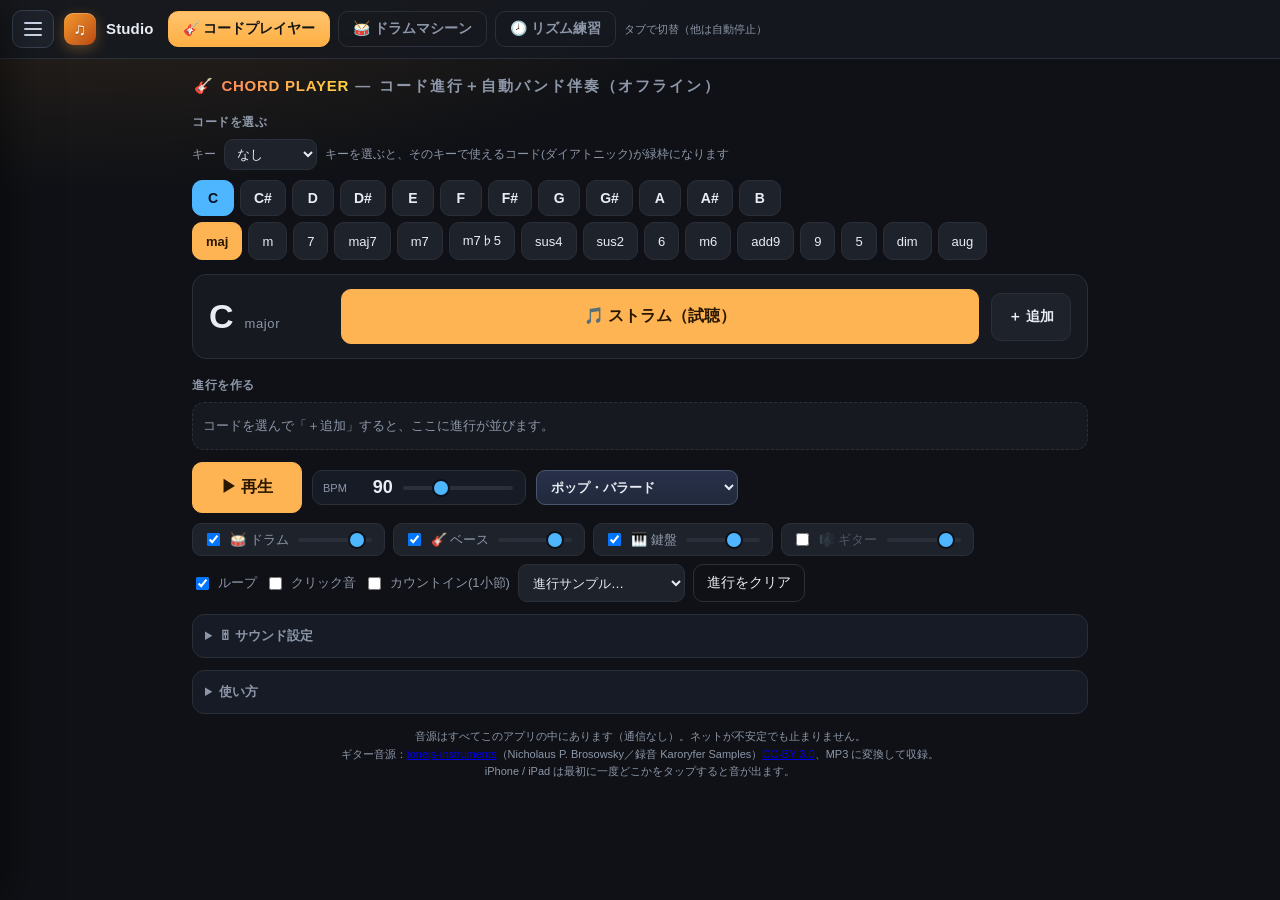
<file: studio/index.html>
<!DOCTYPE html>
<html lang="ja" data-app="studio">
<head>
<meta charset="UTF-8">
<meta name="viewport" content="width=device-width, initial-scale=1.0, maximum-scale=1.0, user-scalable=no">
<meta name="theme-color" content="#0d1017">
<title>Rhythm Studio — Chord Player / Drum Machine</title>
<style>

  :root{
    --bg:#11151c; --panel:#1b2230; --panel2:#232c3d; --line:#313c52;
    --txt:#e7edf6; --sub:#90a0b8; --accent:#ffb454; --accent2:#4db6ff;
    --green:#46d18a;
  }
  *{box-sizing:border-box; -webkit-tap-highlight-color:transparent;}
  html,body{margin:0; padding:0; background:var(--bg); color:var(--txt);
    font-family:-apple-system,BlinkMacSystemFont,"Segoe UI","Hiragino Kaku Gothic ProN",Meiryo,sans-serif;
    overscroll-behavior:none;}
  body{padding:env(safe-area-inset-top) env(safe-area-inset-right) env(safe-area-inset-bottom) env(safe-area-inset-left);}
  .wrap{max-width:760px; margin:0 auto; padding:12px;}
  h1{font-size:16px; letter-spacing:.08em; margin:4px 0 10px; color:var(--sub); font-weight:600;}
  h1 b{color:var(--txt);}
  h2{font-size:12px; color:var(--sub); margin:18px 0 8px; letter-spacing:.05em; text-transform:uppercase;}

  button{font-family:inherit; color:var(--txt); background:var(--panel2); border:1px solid var(--line);
    border-radius:9px; padding:9px 13px; font-size:14px; cursor:pointer; user-select:none; transition:.08s;}
  button:active{transform:translateY(1px);}
  .ghost{background:transparent;}

  /* picker */
  .roots,.quals{display:flex; flex-wrap:wrap; gap:6px;}
  .roots button{min-width:42px; font-weight:700;}
  .quals button{font-size:13px;}
  .roots button.sel{background:var(--accent2); border-color:var(--accent2); color:#04121f;}
  .quals button.sel{background:var(--accent); border-color:var(--accent); color:#2a1700; font-weight:700;}

  /* key / diatonic helper */
  .keybar{display:flex; align-items:center; gap:8px; flex-wrap:wrap; margin:0 0 10px;}
  .keybar label{font-size:12px; color:var(--sub);}
  #keySel{padding:6px 8px; font-size:13px;}
  .keyhint{font-size:11.5px; color:var(--sub); line-height:1.5;}
  .roots button.dia,.quals button.dia{border-color:var(--green); box-shadow:inset 0 0 0 1px var(--green);}
  .chip .rn{font-size:10px; color:var(--accent2); font-weight:700; letter-spacing:.03em;}
  .rnbadge{font-size:13px; color:var(--accent2); font-weight:700; vertical-align:middle;
    background:rgba(77,182,255,.12); border:1px solid rgba(77,182,255,.35); border-radius:7px; padding:2px 8px; margin-left:8px;}

  .nowbar{display:flex; align-items:center; gap:12px; margin:14px 0; background:var(--panel);
    border:1px solid var(--line); border-radius:14px; padding:14px 16px;}
  .nowchord{font-size:34px; font-weight:800; letter-spacing:.02em; min-width:120px;}
  .nowchord small{font-size:13px; color:var(--sub); font-weight:500;}
  .nowbar .strum{flex:1; padding:16px; font-size:16px; font-weight:700; background:var(--accent); color:#2a1700; border-color:var(--accent);}
  .nowbar .addb{padding:14px 16px; font-weight:700;}

  /* progression */
  .prog{display:flex; flex-wrap:wrap; gap:8px; min-height:48px; background:var(--panel);
    border:1px dashed var(--line); border-radius:12px; padding:10px; align-items:center;}
  .prog .empty{color:var(--sub); font-size:13px;}
  .chip{display:flex; flex-direction:column; align-items:center; gap:2px; background:var(--panel2);
    border:1px solid var(--line); border-radius:10px; padding:8px 10px; min-width:64px; position:relative; cursor:grab;}
  .chip.playing{outline:2px solid var(--accent); outline-offset:1px; background:#2e3850;}
  .chip .cn{font-size:17px; font-weight:700;}
  .chip .beats{display:flex; align-items:center; gap:4px; font-size:11px; color:var(--sub);}
  .chip .beats button{padding:1px 6px; font-size:11px; border-radius:5px; background:var(--bg);}
  .chip .x{position:absolute; top:-7px; right:-7px; width:20px; height:20px; border-radius:50%;
    background:#3a2330; border:1px solid #5a3344; color:#ff9bb0; font-size:12px; padding:0; line-height:1;}

  .controls{display:flex; flex-wrap:wrap; gap:10px; align-items:center; margin-top:12px;}
  .play{padding:14px 22px; font-size:16px; font-weight:700; background:var(--accent); color:#2a1700; border-color:var(--accent); min-width:110px;}
  .play.playing{background:var(--green); border-color:var(--green); color:#062416;}
  .tempo{display:flex; align-items:center; gap:8px; background:var(--panel); border:1px solid var(--line); border-radius:9px; padding:6px 10px;}
  .tempo label{font-size:11px; color:var(--sub);}
  .tempo .val{font-variant-numeric:tabular-nums; font-weight:700; font-size:17px; min-width:34px; text-align:right;}
  input[type=range]{-webkit-appearance:none; appearance:none; height:4px; border-radius:3px; background:var(--line); outline:none;}
  input[type=range]::-webkit-slider-thumb{-webkit-appearance:none; width:18px; height:18px; border-radius:50%; background:var(--accent2); border:2px solid #0c1018;}
  input[type=range]::-moz-range-thumb{width:18px; height:18px; border-radius:50%; background:var(--accent2); border:2px solid #0c1018;}
  .seg{display:inline-flex; border:1px solid var(--line); border-radius:9px; overflow:hidden;}
  .seg button{border:none; border-radius:0; background:var(--panel2); padding:9px 12px; font-size:13px;}
  .seg button.sel{background:var(--accent2); color:#04121f; font-weight:700;}
  .toggle{display:flex; align-items:center; gap:6px; font-size:13px; color:var(--sub);}

  details{margin-top:16px; background:var(--panel); border:1px solid var(--line); border-radius:12px; padding:4px 12px;}
  summary{cursor:pointer; padding:8px 0; font-size:13px; color:var(--sub); font-weight:600;}
  .help{font-size:12px; line-height:1.8; color:var(--sub); padding:4px 0 12px;}
  .help kbd{background:var(--panel2); border:1px solid var(--line); border-radius:5px; padding:1px 6px; font-size:11px;}
  .footnote{font-size:11px; color:var(--sub); margin-top:16px; text-align:center; line-height:1.6;}
  .row2{display:flex; gap:8px; flex-wrap:wrap; margin-top:8px;}
  select{font-family:inherit; color:var(--txt); background:var(--panel2); border:1px solid var(--line); border-radius:9px; padding:9px 10px; font-size:13px;}
  #styleSel{font-weight:700; min-width:170px; border-color:#4a5570; background:linear-gradient(180deg,#273049,#212a3b);}
  #instRow .toggle{background:var(--panel2); border:1px solid var(--line); border-radius:8px; padding:5px 9px;}
  @media(max-width:520px){
    .nowchord{font-size:26px; min-width:90px;}
    .nowbar{flex-wrap:wrap;}
    .nowbar .strum{order:3; width:100%; flex:none;}
  }



  :root{
    --bg:#0d1017; --panel:#171d29; --panel2:#212a3b; --line:#2e3852;
    --txt:#eef2f9; --sub:#8a9ab5; --accent:#ff6b3d; --accent2:#4db6ff;
    --on:#ff6b3d; --beat:#28324a; --green:#46d18a; --red:#ff5d6c;
    --glass:rgba(30,38,54,.55);
  }
  *{box-sizing:border-box; -webkit-tap-highlight-color:transparent;}
  html,body{margin:0; padding:0; color:var(--txt);
    font-family:-apple-system,BlinkMacSystemFont,"Segoe UI","Hiragino Kaku Gothic ProN",Meiryo,sans-serif;
    overscroll-behavior:none;}
  body{
    background:
      radial-gradient(1100px 600px at 15% -10%, rgba(255,107,61,.14), transparent 60%),
      radial-gradient(900px 500px at 100% 0%, rgba(77,182,255,.12), transparent 55%),
      linear-gradient(180deg,#0d1017,#0a0d13 60%,#080a0f);
    background-attachment:fixed; min-height:100vh;
  }
  body{padding:env(safe-area-inset-top) env(safe-area-inset-right) env(safe-area-inset-bottom) env(safe-area-inset-left);}
  .wrap{max-width:880px; margin:0 auto; padding:12px;}
  h1{font-size:15px; letter-spacing:.14em; margin:6px 2px 16px; color:var(--sub); font-weight:600; text-transform:uppercase;}
  h1 b{font-weight:800; background:linear-gradient(90deg,#ff8a5c,#ffd23d); -webkit-background-clip:text; background-clip:text; -webkit-text-fill-color:transparent; letter-spacing:.05em;}

  /* ── transport ── */
  .bar{display:flex; flex-wrap:wrap; gap:8px; align-items:center; margin-bottom:12px;}
  button{font-family:inherit; color:var(--txt); background:var(--panel2); border:1px solid var(--line);
    border-radius:10px; padding:9px 13px; font-size:14px; cursor:pointer; user-select:none; transition:.1s;}
  button:hover{border-color:#3d4a68;}
  button:active{transform:translateY(1px);}
  button.primary{background:linear-gradient(180deg,#ff8555,#ff5f2e); border-color:#ff7a45; color:#2a1004; font-weight:800; min-width:96px;
    box-shadow:0 6px 18px -8px #ff6b3d, inset 0 1px 0 #ffffff55;}
  button.primary:hover{filter:brightness(1.06);}
  button.primary.playing{background:linear-gradient(180deg,#5fe0a2,#3ac589); border-color:#4fdd9a; color:#062416; box-shadow:0 6px 18px -8px var(--green), inset 0 1px 0 #ffffff55;}
  button.ghost{background:transparent;}
  .grow{flex:1;}
  .tempo{display:flex; align-items:center; gap:8px; background:var(--glass); border:1px solid var(--line);
    border-radius:10px; padding:6px 10px; backdrop-filter:blur(6px);}
  .tempo label{font-size:11px; color:var(--sub);}
  .tempo .val{font-variant-numeric:tabular-nums; font-weight:700; font-size:18px; min-width:38px; text-align:right;}
  input[type=range]{-webkit-appearance:none; appearance:none; height:4px; border-radius:3px;
    background:var(--line); outline:none;}
  input[type=range]::-webkit-slider-thumb{-webkit-appearance:none; width:18px; height:18px; border-radius:50%;
    background:var(--accent2); cursor:pointer; border:2px solid #0c1018;}
  input[type=range]::-moz-range-thumb{width:18px; height:18px; border-radius:50%; background:var(--accent2);
    cursor:pointer; border:2px solid #0c1018;}

  select{font-family:inherit; color:var(--txt); background:var(--panel2); border:1px solid var(--line);
    border-radius:9px; padding:8px 10px; font-size:13px;}

  /* ── grid ── */
  .seq{background:var(--glass); border:1px solid var(--line); border-radius:16px; padding:12px;
    overflow-x:auto; box-shadow:0 20px 50px -30px #000, inset 0 1px 0 #ffffff0d; backdrop-filter:blur(6px);}
  .row{display:grid; grid-template-columns:170px 1fr; align-items:center; gap:8px; margin:6px 0;}
  .label{display:flex; align-items:center; gap:7px; row-gap:5px; flex-wrap:wrap;}
  .label .dot{width:9px; height:9px; border-radius:50%; background:var(--tc,#ff6b3d); flex-shrink:0; box-shadow:0 0 8px -1px var(--tc,#ff6b3d);}
  .label .nm{font-size:13px; font-weight:600; flex:1 0 calc(100% - 16px); white-space:nowrap; cursor:pointer;}
  .label .mini{font-size:10px; padding:3px 6px; border-radius:6px; min-width:24px; text-align:center;}
  .mini.m{background:#3a2330; border:1px solid #5a3344; color:#ff9bb0;}
  .mini.s{background:#2a3a2c; border:1px solid #3d5a44; color:#9bffb6;}
  .mini.off{background:var(--panel2); border:1px solid var(--line); color:var(--sub);}
  .steps{display:grid; grid-template-columns:repeat(16,1fr); gap:4px; min-width:430px;}
  .cell{aspect-ratio:1/1.15; border-radius:7px; background:#1a2233; border:1px solid #2a3550;
    cursor:pointer; position:relative; transition:background .08s, box-shadow .08s, transform .05s;}
  .cell.beat{background:#222d45;}
  .cell.on{background:var(--tc,#ff6b3d); border-color:var(--tc,#ff6b3d);
    box-shadow:0 0 10px -2px var(--tc,#ff6b3d), inset 0 1px 0 #ffffff40;}
  .cell.on.accent{box-shadow:0 0 14px -1px var(--tc,#ff6b3d), inset 0 0 0 2px #ffffffcc;}
  .cell.play{outline:2px solid var(--accent2); outline-offset:1px;}
  .cell.cur{background:#38466a; box-shadow:inset 0 0 0 1px #5b6f9e;}
  .cell.cur.on{filter:brightness(1.25) saturate(1.1); transform:scale(1.04);}

  .beatnums{display:grid; grid-template-columns:170px 1fr; gap:8px; margin-bottom:2px; overflow:hidden;}
  .beatnums .bn{display:grid; grid-template-columns:repeat(16,1fr); gap:4px; min-width:430px;}
  .beatnums .bn span{text-align:center; font-size:10px; color:var(--sub); font-variant-numeric:tabular-nums;}

  /* ── mixer rows ── */
  .vol{flex:1 1 54px; min-width:50px; max-width:92px;}
  details{margin-top:12px; background:var(--glass); border:1px solid var(--line); border-radius:12px; padding:4px 12px; backdrop-filter:blur(6px);}
  summary{cursor:pointer; padding:8px 0; font-size:13px; color:var(--sub); font-weight:600;}
  .help{font-size:12px; line-height:1.7; color:var(--sub); padding:4px 0 12px;}
  .help kbd{background:var(--panel2); border:1px solid var(--line); border-radius:5px; padding:1px 6px; font-size:11px;}
  .footnote{font-size:11px; color:var(--sub); margin-top:14px; text-align:center; line-height:1.6;}
  .seg{display:inline-flex; border:1px solid var(--line); border-radius:9px; overflow:hidden;}
  .seg button{border:none; border-radius:0; background:var(--panel2); padding:8px 11px;}
  .seg button.sel{background:var(--accent2); color:#04121f; font-weight:700;}
  @media(max-width:560px){
    .row{grid-template-columns:96px 1fr;}
    .beatnums{grid-template-columns:96px 1fr;}
    .label .nm{font-size:12px;}
    .vol{display:none;}
  }


/* ── studio merge overrides ── */
#chordApp{--accent:#ffb454;}
#drumApp{--accent:#ff6b3d;}
.app.hidden{display:none;}
.wrap{max-width:920px;}
.tabs{position:sticky; top:0; z-index:20; display:flex; flex-wrap:wrap; align-items:center; gap:8px;
  padding:10px 12px; padding-top:calc(10px + env(safe-area-inset-top));
  border-bottom:1px solid var(--line); background:rgba(13,16,23,.82); backdrop-filter:blur(8px);}
.tabs .brand{font-size:13px; letter-spacing:.16em; font-weight:800; margin-right:4px; padding:0 4px;
  background:linear-gradient(90deg,#ffd23d,#ff6b3d); -webkit-background-clip:text; background-clip:text; -webkit-text-fill-color:transparent;}
.tabs .tab{font-family:inherit; color:var(--sub); background:transparent; border:1px solid var(--line);
  border-radius:10px; padding:8px 14px; font-size:14px; font-weight:700; cursor:pointer; transition:.1s; white-space:nowrap;}
.tabs .tab:hover{color:var(--txt); border-color:#3d4a68;}
.tabs .tab.active{color:#141414;}
.tabs .tab[data-app="chord"].active{background:linear-gradient(180deg,#ffc36e,#ffb043); border-color:#ffb454;}
.tabs .tab[data-app="drum"].active{background:linear-gradient(180deg,#ff8555,#ff5f2e); border-color:#ff7a45; color:#2a1004;}
.tabs .tab[data-app="rhythm"].active{background:linear-gradient(180deg,#7bd0ff,#3da7ee); border-color:#4db6ff; color:#04121f;}
.tabs .spacer{flex:1;}
.tabs .hint{font-size:11px; color:var(--sub); white-space:nowrap;}
.tabs .app-nav{display:flex; flex-wrap:wrap; gap:6px; align-items:center;}
.tabs .app-link{font-family:inherit; text-decoration:none; color:var(--sub); background:transparent;
  border:1px solid var(--line); border-radius:9px; padding:7px 10px; font-size:12px; white-space:nowrap; transition:.1s;}
.tabs .app-link:hover{color:var(--txt); border-color:#3d4a68;}
@media(max-width:520px){ .tabs .hint,.tabs .brand{display:none;} .tabs .tab{padding:8px 11px;}
  .tabs .app-link{font-size:11px; padding:6px 8px;} }

/* thin dark scrollbar for the sequencer (PC) */
.seq{scrollbar-width:thin;scrollbar-color:#35405c transparent}
.seq::-webkit-scrollbar{height:8px}
.seq::-webkit-scrollbar-thumb{background:#35405c;border-radius:4px}
.seq::-webkit-scrollbar-track{background:transparent}
/* ── chord player: mixer + sound settings ── */
.mixer{display:flex; flex-wrap:wrap; gap:8px; margin-top:10px;}
.mx{display:flex; align-items:center; gap:7px; background:var(--panel2); border:1px solid var(--line);
  border-radius:9px; padding:6px 10px; font-size:13px; color:var(--sub); white-space:nowrap;}
.mx input[type=range]{width:74px;}
.mx input[type=checkbox]:not(:checked)~span{opacity:.45;}
.snd{display:flex; flex-wrap:wrap; gap:10px 18px; padding:6px 0 12px; font-size:13px; color:var(--sub); align-items:center;}
.snd label{display:flex; align-items:center; gap:7px;}
.snd input[type=range]{width:110px;}
.snd select{padding:6px 8px; font-size:12.5px;}

  /* ══ RHYTHM TRAINER（裏拍トレーナー） ══ */
  #rhythmApp .stage{display:flex; flex-wrap:wrap; gap:8px; margin:2px 0 14px;}
  #rhythmApp .stage button{flex:1 1 120px; text-align:left; padding:10px 12px; line-height:1.35;}
  #rhythmApp .stage button b{display:block; font-size:13.5px; font-weight:700;}
  #rhythmApp .stage button span{display:block; font-size:10.5px; color:var(--sub); margin-top:3px;}
  #rhythmApp .stage button.sel{background:linear-gradient(180deg,#2b3550,#222b3e); border-color:var(--accent2);
    box-shadow:inset 0 0 0 1px rgba(77,182,255,.45);}
  #rhythmApp .stage button.sel b{color:var(--accent2);}

  .pulse{background:var(--panel); border:1px solid var(--line); border-radius:14px; padding:16px 14px; margin:12px 0;}
  .pulse .lane{display:flex; align-items:center; justify-content:center; gap:10px; flex-wrap:wrap;}
  .pulse .bt{display:flex; flex-direction:column; align-items:center; gap:7px;}
  .pulse .dot{width:34px; height:34px; border-radius:50%; background:#1d2536; border:2px solid #2e3852;
    transition:background .05s, border-color .05s, transform .05s;}
  .pulse .dot.up{width:18px; height:18px; margin-top:8px;}
  .pulse .dot.hit{border-color:var(--accent); box-shadow:0 0 0 2px rgba(255,107,61,.18) inset;}
  .pulse .dot.now{background:var(--accent2); border-color:var(--accent2); transform:scale(1.14);}
  .pulse .dot.hit.now{background:var(--accent); border-color:var(--accent);}
  .pulse .lbl{font-size:10px; color:var(--sub); font-variant-numeric:tabular-nums;}
  .pulse .meta{display:flex; justify-content:center; gap:16px; margin-top:14px; font-size:11.5px; color:var(--sub);}
  .pulse .meta b{color:var(--txt); font-variant-numeric:tabular-nums; font-size:14px;}
  .pulse .lead{margin-top:12px; text-align:center; font-size:12px; color:var(--accent); min-height:17px;}

  #rhythmApp .find{display:flex; flex-wrap:wrap; gap:8px; align-items:center; padding:8px 0 4px;}
  #rhythmApp .find select,#rhythmApp .find input[type=number]{padding:8px 9px; font-size:13px;}
  #rhythmApp .find input[type=number]{width:74px; font-family:inherit; color:var(--txt);
    background:var(--panel2); border:1px solid var(--line); border-radius:9px;}
  #rhythmApp .q{flex:1 1 100%; font-size:12px; color:var(--sub); font-family:ui-monospace,SFMono-Regular,Menlo,monospace;
    background:var(--bg); border:1px solid var(--line); border-radius:8px; padding:8px 10px; word-break:break-all;}
  #rhythmApp .go{background:var(--accent2); border-color:var(--accent2); color:#04121f; font-weight:700;
    text-decoration:none; display:inline-block; padding:9px 13px; border-radius:9px; font-size:13px;}
  #rhythmApp .tip{font-size:12px; line-height:1.85; color:var(--sub); padding:6px 0 10px;}
  #rhythmApp .tip b{color:var(--txt);}
  #rhythmApp .tip a{color:var(--accent2);}
  @media(max-width:520px){
    .pulse .dot{width:28px; height:28px;}
    .pulse .dot.up{width:15px; height:15px;}
    .pulse .lane{gap:6px;}
  }
  @media(max-width:430px){
    #rhythmApp .stage button{flex:1 1 100%;}
    #rtBpm{width:108px !important;}
    #rtSwing,#rtVol{width:72px !important;}
    #rhythmApp .find input[type=number]{width:64px;}
    #rhythmApp .q{font-size:11px;}
    .pulse{padding:14px 8px;}
    .pulse .lane{gap:4px;}
    .pulse .meta{gap:10px; font-size:11px;}
  }
</style>
<link rel="stylesheet" href="../ui.css">
<script src="../sound/guitar.js"></script>
</head>
<body>
<div class="tabs">
  <div class="brand ui-chip"><i class="ui-tile">♫</i><b>Studio</b></div>
  <button class="tab active" data-app="chord">🎸 コードプレイヤー</button>
  <button class="tab" data-app="drum">🥁 ドラムマシーン</button>
  <button class="tab" data-app="rhythm">🕗 リズム練習</button>
  <span class="hint">タブで切替（他は自動停止）</span>
  <div class="spacer"></div>
  <nav class="app-nav">
    <a href="../index.html" class="app-link">🏠 Home</a>
    <a href="../tuner/index.html" class="app-link">🎚 Tuner</a>
    <a href="../fretboard/index.html" class="app-link">🎸 Fretboard</a>
    <a href="../bookmark/index.html" class="app-link">🔖 Bookmark</a>
    <a href="../tuner/index.html#advisor" class="app-link">🎛 Advisor</a>
  </nav>
</div>

<section id="chordApp" class="app">
<div class="wrap">
  <h1>🎸 <b>CHORD PLAYER</b> — コード進行＋自動バンド伴奏（オフライン）</h1>

  <h2>コードを選ぶ</h2>
  <div class="keybar">
    <label for="keySel">キー</label>
    <select id="keySel"></select>
    <span class="keyhint" id="keyHint"></span>
  </div>
  <div class="roots" id="roots"></div>
  <div class="quals" id="quals" style="margin-top:6px"></div>

  <div class="nowbar">
    <div class="nowchord" id="nowChord">C <small>major</small></div>
    <button class="strum" id="strumBtn">🎵 ストラム（試聴）</button>
    <button class="addb" id="addBtn">＋ 追加</button>
  </div>

  <h2>進行を作る</h2>
  <div class="prog" id="prog"><span class="empty">コードを選んで「＋追加」すると、ここに進行が並びます。</span></div>

  <div class="controls">
    <button class="play" id="playBtn">▶ 再生</button>
    <div class="tempo">
      <label>BPM</label><span class="val" id="bpmVal">90</span>
      <input id="bpm" type="range" min="40" max="200" value="90" style="width:110px">
    </div>
    <select id="styleSel" title="スタイル（どんな編成で鳴らすか）"></select>
  </div>
  <div class="mixer" id="instRow" title="鳴らす楽器と音量">
    <label class="mx"><input type="checkbox" id="tgDrums" checked><span>🥁 ドラム</span><input type="range" id="vlDrums" min="0" max="100" value="90" title="ドラム音量"></label>
    <label class="mx"><input type="checkbox" id="tgBass" checked><span>🎸 ベース</span><input type="range" id="vlBass" min="0" max="100" value="85" title="ベース音量"></label>
    <label class="mx"><input type="checkbox" id="tgPiano" checked><span>🎹 鍵盤</span><input type="range" id="vlPiano" min="0" max="100" value="70" title="ピアノ/エレピ音量"></label>
    <label class="mx"><input type="checkbox" id="tgGuitar"><span>🎼 ギター</span><input type="range" id="vlGuitar" min="0" max="100" value="90" title="ギター音量"></label>
  </div>
  <div class="row2">
    <label class="toggle"><input type="checkbox" id="loopChk" checked> ループ</label>
    <label class="toggle"><input type="checkbox" id="metroChk"> クリック音</label>
    <label class="toggle"><input type="checkbox" id="countChk"> カウントイン(1小節)</label>
    <select id="exampleSel">
      <option value="">進行サンプル…</option>
    </select>
    <button class="ghost" id="clearProg">進行をクリア</button>
  </div>

  <details>
    <summary>🎚 サウンド設定</summary>
    <div class="snd">
      <label>マスター <input type="range" id="sndVol" min="0" max="100" value="85"></label>
      <label>リバーブ <input type="range" id="sndVerb" min="0" max="100" value="50"></label>
      <label title="100 までが従来の範囲。そこから先も歪まないようクリッパーを通します">クリック音量 <input type="range" id="sndMetro" min="0" max="200" value="100"></label>
      <label class="toggle"><input type="checkbox" id="sndHuman" checked> ヒューマナイズ（タイミング/強弱の揺らぎ）</label>
      <label>鍵盤 <select id="sndKeys"><option value="auto">スタイル自動</option><option value="piano">アコースティック・ピアノ</option><option value="ep">エレピ(Rhodes系)</option></select></label>
      <label>ギター <select id="sndGtr"><option value="auto">録音（エレキ・クリーン）</option><option value="ac">合成：アコースティック(スチール弦)</option><option value="ny">合成：ナイロン弦</option><option value="el">合成：エレキ(クリーン)</option></select></label>
    </div>
  </details>

  <details>
    <summary>使い方</summary>
    <div class="help">
      ・上で <b>ルート音</b>（C, C#…）と <b>種類</b>（major, m7…）を選ぶと、中央に現在のコードが出ます。<br>
      ・<b>キー</b>を選ぶと、そのキーの<b>ダイアトニックコード</b>（曲づくりで軸になる7つのコード）が緑枠で光り、
      コードや進行に <b>ディグリー（I, ii, V7 など）</b>が表示されます。進行をディグリーで覚えると、どのキーにも移調できるようになります。<br>
      ・<b>🎵 ストラム</b>でその場で試聴。<kbd>＋追加</kbd>で進行に書き込み。<br>
      ・進行のコードは <kbd>−</kbd>/<kbd>＋</kbd> で長さ（拍数）を変更、右上の <kbd>×</kbd> で削除。ドラッグで並べ替え。<br>
      ・<b>スタイル</b>：どんな編成で鳴らすかを選択（ギターのみ／バラード／フォーク／ロック／ブルース・シャッフル／ファンク／シティポップ／ボサノバ／ジャズ）。
      ドラムのフィルイン（4小節ごと）、ジャズのウォーキングベース、ピアノのボイスリーディング（前の和音から最小の動きで転回）を自動で行います。選ぶと推奨テンポに切り替わります。<br>
      ・<b>🥁🎸🎹🎼</b> のチェックで楽器の ON/OFF、隣のスライダーで音量バランスを調整できます。<br>
      ・<b>サウンド設定</b>：マスター音量・リバーブ量・ヒューマナイズ（人間らしい揺らぎ）・鍵盤とギターの音色をスタイルと別に固定できます。<br>
      ・<b>ギターは録音した本物のエレキ（クリーン）</b>の音です。ドラム・ベース・ピアノ・エレピはブラウザ内で合成しています（ドラム＝物理モデル風、ベース＝弦モデル、ピアノ＝倍音加算、エレピ＝FM）。<br>
      ・<b>ギター</b>は初期状態で OFF です（弾くのはあなたのパートなので）。🎼 のチェックで鳴らせます。合成のギターは「サウンド設定」で選べます。<br>
      ・進行はこの端末に自動保存されます。
    </div>
  </details>

  <div class="footnote">
    音源はすべてこのアプリの中にあります（通信なし）。ネットが不安定でも止まりません。<br>
    ギター音源：<a href="https://github.com/nbrosowsky/tonejs-instruments" target="_blank" rel="noopener">tonejs-instruments</a>（Nicholaus P. Brosowsky／録音 Karoryfer Samples）<a href="https://creativecommons.org/licenses/by/3.0/" target="_blank" rel="noopener">CC-BY 3.0</a>、MP3 に変換して収録。<br>
    iPhone / iPad は最初に一度どこかをタップすると音が出ます。
  </div>
</div>
</section>

<section id="drumApp" class="app hidden">
<div class="wrap">
  <h1>🥁 <b>DRUM MACHINE</b> — オフライン・ステップシーケンサー</h1>

  <div class="bar">
    <button id="play" class="primary">▶ 再生</button>
    <div class="tempo">
      <label>BPM</label>
      <span class="val" id="dm_bpmVal">110</span>
      <input id="dm_bpm" type="range" min="40" max="240" value="110" style="width:120px">
    </div>
    <div class="tempo">
      <label>SWING</label>
      <span class="val" id="swingVal" style="font-size:14px">0</span>
      <input id="swing" type="range" min="0" max="60" value="0" style="width:80px">
    </div>
    <div class="grow"></div>
    <div class="seg" id="lenSeg" title="ステップ数">
      <button data-len="8">8</button>
      <button data-len="16" class="sel">16</button>
      <button data-len="32">32</button>
    </div>
  </div>

  <div class="bar">
    <select id="presetSel" title="プリセット">
      <option value="">プリセット…</option>
    </select>
    <button id="clearBtn" class="ghost">クリア</button>
    <button id="randomBtn" class="ghost">ランダム</button>
    <button id="tapBtn" class="ghost" title="タップでテンポ入力">TAP</button>
    <div class="grow"></div>
    <div class="tempo">
      <label>MASTER</label>
      <input id="master" type="range" min="0" max="150" value="85" style="width:90px"
             title="100 までが従来の範囲。そこから先はソフトクリッパーで受け止めます">
    </div>
  </div>

  <div class="beatnums"><div></div><div class="bn" id="bn"></div></div>
  <div class="seq" id="seq"></div>

  <details>
    <summary>使い方・キーボード</summary>
    <div class="help">
      ・各マスをタップで音を ON / OFF。もう一度押すと OFF。<br>
      ・濃いマスは拍の頭（4つごと）。再生位置は青枠でハイライト。<br>
      ・楽器名をタップでその音を試聴。<kbd>M</kbd>=ミュート <kbd>S</kbd>=ソロ（各行のボタン）。<br>
      ・<kbd>Space</kbd> 再生/停止、<kbd>C</kbd> クリア、<kbd>R</kbd> ランダム。<br>
      ・<b>右クリック / 長押し</b>でアクセント（強打・白枠）。<br>
      ・パターンは自動でこの端末に保存され、次回開いたとき復元されます。<br>
      ・URL の <code>#</code> 以降にパターンが入るので、その URL を共有すれば同じパターンを再現できます。
    </div>
  </details>

  <div class="footnote">
    音源はすべてブラウザ内で合成（物理モデル風にレンダリングした共有キット＝コードプレイヤーと同じ音）。ネット接続が無くても途切れず動きます。<br>
    iPhone / iPad は最初に画面のどこかを一度タップすると音が有効になります。
  </div>
</div>
</section>

<section id="rhythmApp" class="app hidden">
<div class="wrap">
  <h1>🕗 <b>RHYTHM TRAINER</b> — 裏拍・間引きクリック＋ドラムループ</h1>

  <h2>段階を選ぶ</h2>
  <div class="stage" id="rtStage"></div>

  <div class="pulse">
    <div class="lane" id="rtLane"></div>
    <div class="lead" id="rtLead"></div>
    <div class="meta">
      <span>小節 <b id="rtBars">0</b></span>
      <span>BPM <b id="rtNowBpm">90</b></span>
      <span>クリック <b id="rtModeName">2・4拍</b></span>
    </div>
  </div>

  <div class="bar">
    <button id="rtPlay" class="primary">▶ 再生</button>
    <div class="tempo">
      <label>BPM</label>
      <span class="val" id="rtBpmVal">90</span>
      <input id="rtBpm" type="range" min="40" max="220" value="90" style="width:130px">
    </div>
    <button id="rtTap" class="ghost" title="4回以上タップしてテンポ入力">TAP</button>
    <div class="grow"></div>
    <div class="seg" id="rtMeter" title="拍子">
      <button data-beats="4" class="sel">4/4</button>
      <button data-beats="3">3/4</button>
    </div>
  </div>

  <div class="bar">
    <label class="toggle" title="どんな音でクリックを鳴らすか">クリック音
      <select id="rtVoice">
        <option value="click">クリック（ビープ）</option>
        <option value="rim">リムショット</option>
        <option value="chh">ハイハット</option>
        <option value="snare">スネア</option>
      </select>
    </label>
    <label class="toggle" title="クリックの代わり／上にドラムのノリを重ねる">ノリ（ドラムループ）
      <select id="rtGroove"></select>
    </label>
    <div class="tempo">
      <label>SWING</label>
      <span class="val" id="rtSwingVal" style="font-size:14px">0</span>
      <input id="rtSwing" type="range" min="0" max="66" value="0" style="width:80px">
    </div>
    <div class="grow"></div>
    <div class="tempo">
      <label>VOL</label>
      <input id="rtVol" type="range" min="0" max="200" value="85" style="width:90px"
             title="100 までが従来の範囲。そこから先はソフトクリッパーで歪ませずに音圧を上げます">
    </div>
  </div>

  <div class="row2">
    <label class="toggle" title="裏拍モードに入る前に表拍で助走する小節数"><span>助走</span>
      <select id="rtLeadIn">
        <option value="0">なし</option>
        <option value="2" selected>2小節だけ表拍</option>
        <option value="4">4小節だけ表拍</option>
      </select>
    </label>
    <label class="toggle"><input type="checkbox" id="rtClickOn" checked> クリックを鳴らす</label>
    <label class="toggle" title="ランダム間引きモードで消す割合"><span>間引き率</span>
      <input id="rtThin" type="range" min="10" max="90" value="50" style="width:80px">
      <span class="val" id="rtThinVal" style="font-size:13px">50%</span>
    </label>
  </div>

  <h2>テンポアップ練習</h2>
  <div class="row2">
    <label class="toggle"><input type="checkbox" id="rtUpOn"> 自動で上げる</label>
    <label class="toggle"><span>毎</span>
      <select id="rtUpEvery"><option value="4">4小節</option><option value="8" selected>8小節</option><option value="16">16小節</option></select>
    </label>
    <label class="toggle"><span>＋</span>
      <select id="rtUpBy"><option value="2">2</option><option value="5" selected>5</option><option value="10">10</option></select><span>BPM</span>
    </label>
    <label class="toggle"><span>上限</span>
      <input id="rtUpMax" type="number" min="40" max="240" value="140" style="width:70px">
    </label>
  </div>

  <details>
    <summary>🎧 ドラムループ／バッキングトラックを探す</summary>
    <div class="tip">
      <b>ドラムループ</b>は素のクリックと違って 8ビートやシャッフルといった「ノリ」そのものが入っているので、
      リズムが体に入りやすくなります。特にバッキングやカッティングの練習では効果が大きいです。
      ただし<b>ループだけだとコード感がない</b>ので、最終的にはバッキングトラックと併用するのがおすすめです。
      <div class="find">
        <span style="font-size:12px">BPM</span><input type="number" id="fdBpm" min="40" max="240" value="90">
        <select id="fdPat">
          <option value="8beat">8beat</option>
          <option value="16beat">16beat</option>
          <option value="shuffle">shuffle</option>
          <option value="rock">rock</option>
          <option value="funk">funk</option>
          <option value="bossa nova">bossa nova</option>
          <option value="jazz swing">jazz swing</option>
          <option value="half time">half time</option>
        </select>
        <a class="go" id="fdGo" target="_blank" rel="noopener">▶ YouTube で検索</a>
        <button class="ghost" id="fdCopy">クエリをコピー</button>
        <div class="q" id="fdQ"></div>
      </div>

      <b>バッキングトラック</b>はコード進行つきの伴奏音源です。ソロやアドリブの練習には必須と言っていい存在です。
      キーとテンポとジャンルを指定すれば大体見つかります。
      <div class="find">
        <select id="bkRoot"></select>
        <select id="bkQual"><option value="minor">minor</option><option value="major">major</option></select>
        <select id="bkGenre">
          <option value="blues">blues</option>
          <option value="rock">rock</option>
          <option value="pop">pop</option>
          <option value="funk">funk</option>
          <option value="jazz">jazz</option>
          <option value="ballad">ballad</option>
          <option value="bossa nova">bossa nova</option>
          <option value="city pop">city pop</option>
        </select>
        <span style="font-size:12px">BPM</span><input type="number" id="bkBpm" min="40" max="240" value="80">
        <a class="go" id="bkGo" target="_blank" rel="noopener">▶ YouTube で検索</a>
        <button class="ghost" id="bkCopy">クエリをコピー</button>
        <div class="q" id="bkQ"></div>
      </div>

      <b>そのほかの入手先</b><br>
      ・<b>iReal Pro</b>（有料アプリ・1500円程度）＝何千曲ものコード進行が入っていて、キー・テンポ・スタイルを自由に変えられます。ジャズ系が強いですが、ポップスやブルースも豊富。<br>
      ・<b>BOSS Tuner + Rhythm</b> など iOS / Android のドラムマシン系アプリ＝BPM とパターンを自由に変えられて手軽。<br>
      ・<b>Guitar Pro / Songsterr</b>＝練習曲そのものの伴奏が欲しいときは、ギターパートをミュートして再生する手があります。<br>
      ・Spotify にもドラムループ集のプレイリストがあります。<br>
      ・コード進行が決まっているなら、このアプリの <a href="index.html#chord">🎸 コードプレイヤー</a> で自分用のバッキングを作れます（オフラインで鳴ります）。<br>
      ・見つけた動画は <a href="../bookmark/index.html">🔖 Bookmark</a> に登録すると、A-B ループで繰り返し練習できます。
    </div>
  </details>

  <details open>
    <summary>なぜ裏拍なのか・進め方</summary>
    <div class="tip">
      表拍にクリックを置いていると「クリックに合わせている」だけで、実は自分のタイム感は育ちません。
      裏拍にすると、<b>自分が主体でテンポを刻んでいる</b>状態になります。地味ですが、数週間で明らかに変わります。<br><br>
      <b>第1段階：2拍4拍にクリック</b><br>
      120 BPM の曲を練習するなら、メトロノームを 60 BPM に設定して、その音を「2拍目と4拍目」として感じます。スネアの位置ですね。
      ポップスでもジャズでも、この感覚が基本です。<br>
      <b>第2段階：8分の裏</b><br>
      クリックを完全に拍の裏に置きます。最初は表で合わせてから、意識だけを切り替えるとやりやすいです（＝<b>助走</b>）。
      一度ズレると全く戻れなくなるので、自分のタイムがどれだけ甘いかが残酷なほど分かります。<br>
      <b>第3段階：間引く</b><br>
      1小節に1回、さらに2小節に1回だけ鳴らす。クリックが鳴っていない間、自分の中でテンポを保ち続ける訓練です。<br><br>
      <b>テンポのコツ</b>：まず遅いテンポで完璧に弾けるようにしてから上げること。
      弾けないテンポで繰り返すと、<b>間違ったフォームが定着します</b>。「テンポアップ練習」を ON にすると、
      指定した小節数ごとに自動で少しずつ BPM が上がります。<br>
      <b>キーボード</b>：<kbd>Space</kbd> 再生 / 停止、<kbd>←</kbd><kbd>→</kbd> で BPM ±1。
    </div>
  </details>

  <div class="footnote">
    クリックもドラムもブラウザ内で合成（外部ファイル・通信なし）。設定はこの端末に保存されます。<br>
    iPhone / iPad は最初に一度どこかをタップすると音が出ます。
  </div>
</div>
</section>

<script>window.__STUDIO_ACTIVE="chord";window.__apps={};</script>
<script>
/* ═══ StudioKit — 共有 DSP（プロシージャル・ドラム音源 / IR 生成 / ドラムバス） ═══
   ドラムは「鳴らすたびに合成」ではなく、物理モデル風の合成を JS で事前レンダリングして
   AudioBuffer として鳴らす（＝サンプル音源と同じ扱い）。ベロシティ2層 × ラウンドロビン2。   */
window.StudioKit=(function(){
"use strict";
const TWO_PI=Math.PI*2;
const rnd=(a,b)=>a+Math.random()*(b-a);
const clamp=(v,a,b)=>Math.max(a,Math.min(b,v));

/* RBJ biquad (sample-by-sample) */
class BQ{
  constructor(type,f0,Q,gdb,sr){ this.x1=this.x2=this.y1=this.y2=0; this.set(type,f0,Q,gdb,sr); }
  set(type,f0,Q,gdb,sr){
    const A=Math.pow(10,(gdb||0)/40), w=TWO_PI*Math.min(f0,sr*0.49)/sr, cs=Math.cos(w), sn=Math.sin(w), al=sn/(2*(Q||0.707));
    let b0=1,b1=0,b2=0,a0=1,a1=0,a2=0;
    switch(type){
      case "lp": b0=(1-cs)/2; b1=1-cs; b2=(1-cs)/2; a0=1+al; a1=-2*cs; a2=1-al; break;
      case "hp": b0=(1+cs)/2; b1=-(1+cs); b2=(1+cs)/2; a0=1+al; a1=-2*cs; a2=1-al; break;
      case "bp": b0=al; b1=0; b2=-al; a0=1+al; a1=-2*cs; a2=1-al; break;
      case "peak": b0=1+al*A; b1=-2*cs; b2=1-al*A; a0=1+al/A; a1=-2*cs; a2=1-al/A; break;
      case "ls": { const s=Math.sqrt(A)*2*al; b0=A*((A+1)-(A-1)*cs+s); b1=2*A*((A-1)-(A+1)*cs); b2=A*((A+1)-(A-1)*cs-s); a0=(A+1)+(A-1)*cs+s; a1=-2*((A-1)+(A+1)*cs); a2=(A+1)+(A-1)*cs-s; break; }
      case "hs": { const s=Math.sqrt(A)*2*al; b0=A*((A+1)+(A-1)*cs+s); b1=-2*A*((A-1)+(A+1)*cs); b2=A*((A+1)+(A-1)*cs-s); a0=(A+1)-(A-1)*cs+s; a1=2*((A-1)-(A+1)*cs); a2=(A+1)-(A-1)*cs-s; break; }
    }
    this.b0=b0/a0; this.b1=b1/a0; this.b2=b2/a0; this.a1=a1/a0; this.a2=a2/a0;
  }
  p(x){ const y=this.b0*x+this.b1*this.x1+this.b2*this.x2-this.a1*this.y1-this.a2*this.y2;
    this.x2=this.x1; this.x1=x; this.y2=this.y1; this.y1=y; return y; }
}
function normalize(out,peak){ let m=0; for(let i=0;i<out.length;i++){ const a=Math.abs(out[i]); if(a>m)m=a; }
  if(m>0){ const g=peak/m; for(let i=0;i<out.length;i++) out[i]*=g; } return out; }
function fadeOut(out,sr,sec){ const f=Math.min(out.length,Math.round(sr*sec)); const n=out.length; for(let i=0;i<f;i++) out[n-1-i]*=i/f; }
/* additive bank: rotation oscillator + multiplicative decay（Math.sin を毎サンプル呼ばない） */
function partialBank(out,sr,list){
  const n=out.length;
  for(const p of list){
    if(p.f>=sr*0.48||p.f<=0) continue;
    const w=TWO_PI*p.f/sr, cw=Math.cos(w), sw=Math.sin(w);
    let s=Math.sin(p.ph||0), c=Math.cos(p.ph||0), a=p.a;
    const d=Math.exp(-1/(p.tau*sr)), att=p.att?Math.round(p.att*sr):0;
    for(let i=0;i<n;i++){
      let v=s*a; if(i<att) v*=i/att;
      out[i]+=v;
      const ns=s*cw+c*sw; c=c*cw-s*sw; s=ns; a*=d;
      if(a<2e-5) break;
    }
  }
}
function logRand(lo,hi){ return lo*Math.pow(hi/lo,Math.random()); }
function metalCluster(out,sr,bpF,hpF,envFn){ // 808 系: 6 矩形波クラスタ → BP/HP
  const fs=[205.3,304.4,369.6,522.7,540,800], ph=fs.map(()=>Math.random()*TWO_PI);
  const bp=new BQ("bp",bpF,0.9,0,sr), hp=new BQ("hp",hpF,0.7,0,sr), n=out.length;
  for(let i=0;i<n;i++){
    let s=0; for(let k=0;k<6;k++){ ph[k]+=TWO_PI*fs[k]/sr; s+=(Math.sin(ph[k])>0?1:-1); }
    const e=envFn(i/sr); if(e<1e-4&&i>sr*0.02) break;
    out[i]+=hp.p(bp.p(s/6))*e;
  }
}

/* シンバル系のノイズ床。
   実機のハイハットやシンバルは「濃いノイズ＋わずかな金属の鳴り」で、
   部分音の集まりではない。以前はここが 808 系の矩形波クラスタと
   18〜22 本の部分音だけで出来ていて、スペクトル平坦度が 0.0004 だった
   （＝ほぼ純音の束。スネアは 0.249）。リッチなのに「変な音」に
   聞こえていた正体がこれ。ノイズを主役に置き直す。 */
function noiseBed(out,sr,hpF,bpF,q,envFn,amt){
  const hp=new BQ("hp",hpF,0.7,0,sr), bp=new BQ("bp",bpF,q,0,sr), n=out.length;
  for(let i=0;i<n;i++){
    const t=i/sr, e=envFn(t); if(e<1e-5&&i>sr*0.02) break;
    const w=Math.random()*2-1;
    out[i]+=(hp.p(w)*0.85+bp.p(w)*0.55)*e*amt;
  }
}

/* ── drum renderers: (sr, hard) → Float32Array (mono) ── */
const R={};
R.kick=(sr,hard)=>{
  const len=Math.round(sr*0.65), out=new Float32Array(len);
  const fEnd=rnd(46,50), fA=hard?185:150, drive=hard?2.4:1.7, td=Math.tanh(drive);
  const click=new BQ("bp",hard?4200:3200,1.0,0,sr), clickLp=new BQ("lp",7000,0.7,0,sr);
  let ph=0, ph2=0;
  for(let i=0;i<len;i++){
    const t=i/sr;
    const f=fEnd+(fA-fEnd)*Math.exp(-t/0.026)+22*Math.exp(-t/0.11);
    ph+=TWO_PI*f/sr;
    const env=Math.exp(-t/0.19)*(1-Math.exp(-t/0.0012));
    let body=Math.tanh(Math.sin(ph)*env*drive)/td;
    body+=0.12*body*Math.abs(body);
    const nz=(Math.random()*2-1)*Math.exp(-t/0.0035);
    let ck=clickLp.p(click.p(nz))*(hard?0.9:0.55);
    ph2+=TWO_PI*1150/sr; ck+=Math.sin(ph2)*Math.exp(-t/0.005)*0.25;
    out[i]=body*0.95+ck;
  }
  fadeOut(out,sr,0.05); return normalize(out,0.95);
};
R.snare=(sr,hard)=>{
  const len=Math.round(sr*0.42), out=new Float32Array(len);
  const modes=[[181,1.0,0.11],[275,0.5,0.075],[336,0.42,0.06],[455,0.28,0.045],[612,0.18,0.03]];
  const ph=modes.map(()=>Math.random()*TWO_PI);
  const hp=new BQ("hp",hard?900:1200,0.7,0,sr), bp=new BQ("bp",3600,0.8,0,sr), crk=new BQ("bp",2300,1.6,0,sr), lp=new BQ("lp",hard?11000:6500,0.6,0,sr);
  const nzAmt=hard?1.1:0.6, toneAmt=hard?0.9:1.0, td=Math.tanh(1.5);
  for(let i=0;i<len;i++){
    const t=i/sr; let tone=0;
    const bend=1+0.22*Math.exp(-t/0.014);
    for(let k=0;k<modes.length;k++){ const m=modes[k]; ph[k]+=TWO_PI*m[0]*bend/sr; tone+=Math.sin(ph[k])*m[1]*Math.exp(-t/m[2]); }
    tone*=(1-Math.exp(-t/0.0008));
    const w=Math.random()*2-1;
    const wires=(hp.p(w)*0.7+bp.p(w)*0.6)*(Math.exp(-t/0.02)+0.55*Math.exp(-t/0.10)*(1-Math.exp(-t/0.004)));
    const crack=crk.p(w)*Math.exp(-t/0.011)*0.9;
    const v=lp.p(tone*toneAmt*0.55+(wires+crack)*nzAmt);
    out[i]=Math.tanh(v*1.5)/td;
  }
  fadeOut(out,sr,0.04); return normalize(out,0.95);
};
R.rim=(sr,hard)=>{
  const len=Math.round(sr*0.16), out=new Float32Array(len);
  const bp=new BQ("bp",3000,1.0,0,sr); let p1=0,p2=0,p3=0; const td=Math.tanh(1.3);
  for(let i=0;i<len;i++){
    const t=i/sr; p1+=TWO_PI*1720/sr; p2+=TWO_PI*440/sr; p3+=TWO_PI*3100/sr;
    const v=Math.sin(p1)*Math.exp(-t/0.004)+Math.sin(p2)*0.6*Math.exp(-t/0.03)+Math.sin(p3)*0.4*Math.exp(-t/0.006)
      +bp.p(Math.random()*2-1)*0.7*Math.exp(-t/0.006);
    out[i]=Math.tanh(v*(hard?1.5:1.1))/td;
  }
  fadeOut(out,sr,0.02); return normalize(out,0.9);
};
R.clap=(sr,hard)=>{
  const len=Math.round(sr*0.38), out=new Float32Array(len);
  const bp=new BQ("bp",1300,1.4,0,sr), tail=new BQ("bp",1500,0.9,0,sr);
  const bursts=[0,0.011,0.022,0.033];
  for(let i=0;i<len;i++){
    const t=i/sr, w=Math.random()*2-1; let e=0;
    for(const b of bursts){ if(t>=b) e+=Math.exp(-(t-b)/0.008); }
    const tl=t>0.03?Math.exp(-(t-0.03)/(hard?0.10:0.08))*0.5:0;
    out[i]=bp.p(w)*e+tail.p(w)*tl;
  }
  fadeOut(out,sr,0.05); return normalize(out,0.9);
};
R.chh=(sr,hard)=>{
  const len=Math.round(sr*0.2), out=new Float32Array(len);
  const env=t=>(Math.exp(-t/0.019)+0.22*Math.exp(-t/0.055))*(1-Math.exp(-t/0.0006))*(hard?1:0.78);
  noiseBed(out,sr,3800,6800,0.55,env,hard?1.25:1.0);
  metalCluster(out,sr,9500,7500,t=>env(t)*(hard?0.28:0.20));   // 金属感は隠し味まで下げる
  const list=[]; for(let k=0;k<44;k++) list.push({f:logRand(2200,11000),a:rnd(0.04,0.11),tau:rnd(0.015,0.045),ph:Math.random()*TWO_PI});
  partialBank(out,sr,list);
  fadeOut(out,sr,0.03); return normalize(out,0.9);
};
R.ohh=(sr,hard)=>{
  const len=Math.round(sr*0.85), out=new Float32Array(len), tau=hard?0.30:0.21;
  const env=t=>Math.exp(-t/tau)*(1+0.45*Math.exp(-t/0.008))*(1-Math.exp(-t/0.0008));
  noiseBed(out,sr,3600,6600,0.5,env,hard?1.2:0.95);
  metalCluster(out,sr,9500,7000,t=>env(t)*0.26);
  const list=[]; for(let k=0;k<56;k++) list.push({f:logRand(2200,11000),a:rnd(0.03,0.09),tau:rnd(0.10,0.40),ph:Math.random()*TWO_PI});
  partialBank(out,sr,list);
  fadeOut(out,sr,0.06); return normalize(out,0.9);
};
R.ride=(sr,hard)=>{
  /* ライドは「ピン」と鳴る芯があるので部分音を残すが、
     ウォッシュ（ざわつき）が無いと鐘になる。ノイズ床を厚くする。 */
  const len=Math.round(sr*1.8), out=new Float32Array(len), list=[];
  for(let k=0;k<96;k++){ const f=logRand(500,12000), u=Math.log(f/500)/Math.log(24);
    list.push({f,a:rnd(0.08,0.22)*(f<3000?1.3:0.8),tau:rnd(0.5,1.3)*(1-0.55*u)+0.15,ph:Math.random()*TWO_PI}); }
  [[890,0.5,1.4],[1345,0.38,1.2],[2010,0.28,0.9],[3190,0.18,0.6]].forEach(q=>list.push({f:q[0]*rnd(0.995,1.005),a:q[1]*(hard?1.2:1),tau:q[2],ph:Math.random()*TWO_PI}));
  partialBank(out,sr,list);
  const env=t=>Math.exp(-t/0.55)*(1-Math.exp(-t/0.002));
  noiseBed(out,sr,2500,6000,0.45,env,hard?0.85:0.65);
  const hp=new BQ("hp",350,0.7,0,sr);
  for(let i=0;i<len;i++) out[i]=hp.p(out[i]);
  fadeOut(out,sr,0.15); return normalize(out,0.9);
};
R.crash=(sr,hard)=>{
  const len=Math.round(sr*2.6), out=new Float32Array(len), list=[];
  for(let k=0;k<120;k++){ const f=logRand(600,15000), u=Math.log(f/600)/Math.log(25);
    list.push({f,a:rnd(0.06,0.18),tau:rnd(0.6,1.6)*(1-0.45*u)+0.25,ph:Math.random()*TWO_PI,att:0.004}); }
  partialBank(out,sr,list);
  const env=t=>(1-Math.exp(-t/0.006))*Math.exp(-t/(hard?1.0:0.8));
  noiseBed(out,sr,3000,7500,0.5,env,hard?1.5:1.25);
  fadeOut(out,sr,0.3); return normalize(out,0.9);
};
function tom(sr,hard,f0,dur){
  const len=Math.round(sr*dur), out=new Float32Array(len);
  const modes=[[1,1,0.28],[1.55,0.35,0.12],[2.3,0.18,0.07]], ph=[0,0,0];
  const bp=new BQ("bp",1800,1.0,0,sr), td=Math.tanh(1.5);
  for(let i=0;i<len;i++){
    const t=i/sr, bend=1+0.55*Math.exp(-t/0.045); let v=0;
    for(let k=0;k<3;k++){ ph[k]+=TWO_PI*f0*modes[k][0]*bend/sr; v+=Math.sin(ph[k])*modes[k][1]*Math.exp(-t/modes[k][2]); }
    v*=(1-Math.exp(-t/0.001));
    v+=bp.p(Math.random()*2-1)*Math.exp(-t/0.006)*(hard?0.45:0.3);
    out[i]=Math.tanh(v*(hard?1.7:1.3))/td;
  }
  fadeOut(out,sr,0.05); return normalize(out,0.95);
}
R.tomL=(sr,hard)=>tom(sr,hard,92,0.7);
R.tomH=(sr,hard)=>tom(sr,hard,158,0.55);
R.shaker=(sr,hard)=>{
  const len=Math.round(sr*0.16), out=new Float32Array(len), bp=new BQ("bp",6800,1.3,0,sr);
  for(let i=0;i<len;i++){ const t=i/sr; out[i]=bp.p(Math.random()*2-1)*(1-Math.exp(-t/0.006))*Math.exp(-t/(hard?0.05:0.04)); }
  fadeOut(out,sr,0.03); return normalize(out,hard?0.9:0.75);
};
const KINDS=Object.keys(R);
/* 楽器ごとの相対レベル（全バッファはピーク正規化済みなのでここでバランスを取る） */
const LEVEL={kick:1.0,snare:0.85,rim:0.55,clap:0.7,chh:0.40,ohh:0.48,ride:0.5,crash:0.55,tomL:0.9,tomH:0.85,shaker:0.33};

const cache={};
function ensure(kind,layer,v,sr){
  const key=kind+"|"+layer+"|"+v+"|"+sr; let d=cache[key];
  if(!d) d=cache[key]=R[kind](sr,layer===1);
  return d;
}
const warmed={};
function prewarm(sr){ // アイドル時に少しずつ全部レンダリング（初回再生時の負荷を避ける）
  if(warmed[sr]) return; warmed[sr]=true;
  const jobs=[]; for(const k of KINDS) for(let l=0;l<2;l++) for(let v=0;v<2;v++) jobs.push([k,l,v]);
  const step=()=>{ const j=jobs.shift(); if(!j) return; ensure(j[0],j[1],j[2],sr); setTimeout(step,10); };
  setTimeout(step,30);
}
const bufs=new WeakMap();   // ctx → {key: AudioBuffer}
const groups=new WeakMap(); // ctx → {ohh:{g,src,end}}  (ハイハット・チョーク用)
function getBuffer(ctx,kind,vel){
  const layer=vel>=0.5?1:0, v=(Math.random()*2)|0, key=kind+"|"+layer+"|"+v;
  let m=bufs.get(ctx); if(!m){ m={}; bufs.set(ctx,m); }
  let b=m[key];
  if(!b){ const d=ensure(kind,layer,v,ctx.sampleRate); b=ctx.createBuffer(1,d.length,ctx.sampleRate); b.copyToChannel(d,0); m[key]=b; }
  return b;
}
function panNode(ctx,v){ if(ctx.createStereoPanner){ const p=ctx.createStereoPanner(); p.pan.value=v||0; return p; } return ctx.createGain(); }
/* 打点ごとのピッチ揺れ。
   以前は全部まとめて ±1.5%（= ±26 セント）振っていた。
   キックやタムのような音程のある太鼓でそれをやると、
   一定のパターンを叩いているのにピッチがふらついて「変な音」になる。
   音程を持たないノイズ系は振っても気にならず、機械的な繰り返しが和らぐので残す。 */
const WOBBLE={kick:0.002,tomL:0.003,tomH:0.003,rim:0.004,snare:0.006,clap:0.012,
              chh:0.02,ohh:0.018,ride:0.012,crash:0.012,shaker:0.025};
function play(ctx,kind,t,vel,dest,pan,opts){
  if(!R[kind]) return null;
  vel=clamp(vel==null?0.8:vel,0.02,1);
  const b=getBuffer(ctx,kind,vel);
  const s=ctx.createBufferSource(); s.buffer=b;
  const wob=WOBBLE[kind]!=null?WOBBLE[kind]:0.01;
  s.playbackRate.value=(1+(Math.random()-0.5)*2*wob)*((opts&&opts.rate)||1);
  const g=ctx.createGain(); g.gain.value=(0.2+0.8*Math.pow(vel,1.5))*LEVEL[kind]*((opts&&opts.gain)||1);
  const p=panNode(ctx,pan||0);
  s.connect(g); g.connect(p); p.connect(dest); s.start(t);
  const end=t+b.duration/s.playbackRate.value;
  if(kind==="chh"||kind==="ohh"){ // closed が open をチョーク
    let gm=groups.get(ctx); if(!gm){ gm={}; groups.set(ctx,gm); }
    const o=gm.ohh;
    if(o&&o.end>t){ try{ o.g.gain.cancelScheduledValues(t); o.g.gain.setValueAtTime(o.g.gain.value,t); o.g.gain.setTargetAtTime(0,t,0.008); o.src.stop(t+0.06); }catch(e){} o.end=t; }
    if(kind==="ohh") gm.ohh={g,src:s,end};
  }
  return {src:s,gain:g,end};
}

/* ── impulse responses ── */
function unitEnergy(b){ let e=0; for(let c=0;c<b.numberOfChannels;c++){ const d=b.getChannelData(c); for(let i=0;i<d.length;i++) e+=d[i]*d[i]; }
  e/=b.numberOfChannels; const g=e>0?1/Math.sqrt(e):1; for(let c=0;c<b.numberOfChannels;c++){ const d=b.getChannelData(c); for(let i=0;i<d.length;i++) d[i]*=g; } return b; }
function irHall(ctx){ // 2.2s, 高域ほど早く減衰（時間変化ローパス）＋初期反射
  const sr=ctx.sampleRate, dur=2.2, len=Math.round(sr*dur), b=ctx.createBuffer(2,len,sr);
  for(let c=0;c<2;c++){ const d=b.getChannelData(c); let y=0;
    for(let i=0;i<len;i++){ const t=i/sr; const k=0.25+0.6*Math.min(1,t/1.5);
      y=y*k+(Math.random()*2-1)*(1-k); d[i]=y*Math.exp(-t*6.9/1.9)*(1-Math.exp(-t/0.004)); }
    const taps=[0.011,0.019,0.027,0.041,0.053,0.071];
    taps.forEach((tp,k)=>{ const at=Math.round(sr*tp*(c?1.06:1)); if(at<len) d[at]+=(0.5-k*0.06)*((c+k)%2?-1:1); });
  }
  return unitEnergy(b);
}
function irRoom(ctx){ // 0.42s の小部屋（ドラム用）
  const sr=ctx.sampleRate, dur=0.42, len=Math.round(sr*dur), b=ctx.createBuffer(2,len,sr);
  for(let c=0;c<2;c++){ const d=b.getChannelData(c); let y=0;
    for(let i=0;i<len;i++){ const t=i/sr; const k=0.3+0.5*Math.min(1,t/0.3);
      y=y*k+(Math.random()*2-1)*(1-k); d[i]=y*Math.exp(-t/0.085); }
    [0.004,0.009,0.015,0.023].forEach((tp,k)=>{ const at=Math.round(sr*tp*(c?1.08:1)); if(at<len) d[at]+=(0.5-k*0.1)*((c+k)%2?-1:1); });
  }
  return unitEnergy(b);
}
function irBody(ctx){ // アコギのボディ共鳴（モード合成、共振ピークが 0dB になるよう正規化）
  const sr=ctx.sampleRate, dur=0.14, len=Math.round(sr*dur), b=ctx.createBuffer(1,len,sr), d=b.getChannelData(0);
  const modes=[[102,1.0,0.045],[196,0.55,0.035],[243,0.4,0.03],[330,0.25,0.025],[410,0.3,0.02],[560,0.2,0.016],[780,0.18,0.013],[1080,0.15,0.011],[1500,0.14,0.009],[2350,0.12,0.007],[3400,0.08,0.005]];
  partialBank(d,sr,modes.map(m=>({f:m[0],a:m[1],tau:m[2],ph:0})));
  let mx=0;
  for(const m of modes){ let re=0,im=0; const w=TWO_PI*m[0]/sr; for(let i=0;i<len;i++){ re+=d[i]*Math.cos(w*i); im-=d[i]*Math.sin(w*i); } const mag=Math.hypot(re,im); if(mag>mx) mx=mag; }
  if(mx>0) for(let i=0;i<len;i++) d[i]/=mx;
  return b;
}
function tanhCurve(k){ const n=2048, c=new Float32Array(n), d=Math.tanh(k); for(let i=0;i<n;i++){ const x=i/(n-1)*2-1; c[i]=Math.tanh(k*x)/d; } return c; }
/* ドラムバス: dry + パラレルコンプ → シェルフ EQ → dest、ルーム残響センド */
function makeDrumBus(ctx,dest){
  const input=ctx.createGain(), dry=ctx.createGain(), sum=ctx.createGain();
  const comp=ctx.createDynamicsCompressor(); comp.threshold.value=-26; comp.knee.value=6; comp.ratio.value=8; comp.attack.value=0.002; comp.release.value=0.09;
  const cg=ctx.createGain(); cg.gain.value=0.5;
  const ls=ctx.createBiquadFilter(); ls.type="lowshelf"; ls.frequency.value=90; ls.gain.value=1.0;
  const hs=ctx.createBiquadFilter(); hs.type="highshelf"; hs.frequency.value=6500; hs.gain.value=1.5;
  input.connect(dry); dry.connect(sum); input.connect(comp); comp.connect(cg); cg.connect(sum);
  sum.connect(ls); ls.connect(hs); hs.connect(dest);
  const send=ctx.createGain(); send.gain.value=0.16;
  const hp=ctx.createBiquadFilter(); hp.type="highpass"; hp.frequency.value=300;
  const conv=ctx.createConvolver(); conv.buffer=irRoom(ctx);
  input.connect(send); send.connect(hp); hp.connect(conv); conv.connect(dest);
  return {input,room:send};
}
return {BQ,partialBank,normalize,fadeOut,KINDS,play,getBuffer,prewarm,panNode,irHall,irRoom,irBody,tanhCurve,makeDrumBus,LEVEL};
})();
</script>
<script>
(function(){

"use strict";
const K=window.StudioKit;
const TWO_PI=Math.PI*2;
const mtof=m=>440*Math.pow(2,(m-69)/12);
const clamp=(v,a,b)=>Math.max(a,Math.min(b,v));
const $=id=>document.getElementById(id);

/* ── sound settings（localStorage: chord.snd） ── */
const SND={vol:0.85, verb:0.5, metro:1, human:true, countIn:false, keys:"auto", gtr:"auto", mix:{Drums:0.9,Bass:0.85,Piano:0.7,Guitar:0.9}};
try{ const s=JSON.parse(localStorage.getItem("chord.snd")||"null"); if(s){ const m=Object.assign({},SND.mix,s.mix||{}); Object.assign(SND,s); SND.mix=m; } }catch(e){}
function saveSnd(){ try{ localStorage.setItem("chord.snd",JSON.stringify(SND)); }catch(e){} }

/* ── audio graph ──
   mix → air shelf → glue comp → makeup → soft clip(tanh) → volume → out
   melodic bus: piano/guitar → hall reverb send
   drums: StudioKit drum bus（パラレルコンプ＋ルーム） / bass: 弦モデル → アンプ段 */
let AC=null, mix=null, masterOut=null, melodic=null, verbSend=null, drumBus=null, metroBus=null;
let bassIn=null, subIn=null, pianoBus=null, epBus=null, gtrAc=null, gtrEl=null, gtrRec=null;
const busG={};
function audio(){
  if(AC) return AC;
  AC=new (window.AudioContext||window.webkitAudioContext)();
  const ctx=AC;
  mix=ctx.createGain();
  const air=ctx.createBiquadFilter(); air.type="highshelf"; air.frequency.value=9000; air.gain.value=1.2;
  const comp=ctx.createDynamicsCompressor(); comp.threshold.value=-14; comp.knee.value=16; comp.ratio.value=2.5; comp.attack.value=0.006; comp.release.value=0.18;
  const mk=ctx.createGain(); mk.gain.value=1.05;
  const clip=ctx.createWaveShaper(); clip.curve=K.tanhCurve(1.5); try{ clip.oversample="2x"; }catch(e){}
  masterOut=ctx.createGain(); masterOut.gain.value=SND.vol;
  mix.connect(air); air.connect(comp); comp.connect(mk); mk.connect(clip); clip.connect(masterOut); masterOut.connect(ctx.destination);
  /* クリックはマスターコンプを通さない。
     通すと、クリックが鳴るたびに曲全体の音量が引っ込んで「ポンピング」する。
     ただしクリッパーは通す。そうしないと音量を上げたときに頭が潰れて歪む。 */
  metroBus=ctx.createGain(); metroBus.connect(clip);

  melodic=ctx.createGain(); melodic.connect(mix);
  const pre=ctx.createDelay(0.1); pre.delayTime.value=0.02;
  const hall=ctx.createConvolver(); hall.buffer=K.irHall(ctx);
  const vlp=ctx.createBiquadFilter(); vlp.type="lowpass"; vlp.frequency.value=7500;
  verbSend=ctx.createGain(); verbSend.gain.value=0.44*SND.verb;
  melodic.connect(verbSend); verbSend.connect(pre); pre.connect(hall); hall.connect(vlp); vlp.connect(mix);

  ["Drums","Bass","Piano","Guitar"].forEach(k=>{ busG[k]=ctx.createGain(); busG[k].gain.value=SND.mix[k]; });
  busG.Piano.connect(melodic); busG.Guitar.connect(melodic); busG.Drums.connect(mix); busG.Bass.connect(mix);

  drumBus=K.makeDrumBus(ctx,busG.Drums);

  /* bass amp: HP → 95Hz peak → LP → sat → comp */
  bassIn=ctx.createGain();
  const bhp=ctx.createBiquadFilter(); bhp.type="highpass"; bhp.frequency.value=34; bhp.Q.value=0.6;
  const bpk=ctx.createBiquadFilter(); bpk.type="peaking"; bpk.frequency.value=95; bpk.Q.value=1.0; bpk.gain.value=2.5;
  const blp=ctx.createBiquadFilter(); blp.type="lowpass"; blp.frequency.value=2600; blp.Q.value=0.6;
  const bsat=ctx.createWaveShaper(); bsat.curve=K.tanhCurve(1.7);
  const bcomp=ctx.createDynamicsCompressor(); bcomp.threshold.value=-20; bcomp.knee.value=8; bcomp.ratio.value=4; bcomp.attack.value=0.006; bcomp.release.value=0.12;
  const bout=ctx.createGain(); bout.gain.value=0.8;
  bassIn.connect(bhp); bhp.connect(bpk); bpk.connect(blp); blp.connect(bsat); bsat.connect(bcomp); bcomp.connect(bout); bout.connect(busG.Bass);
  subIn=ctx.createGain(); subIn.gain.value=0.5; subIn.connect(bcomp);

  /* acoustic piano: tone EQ */
  pianoBus=ctx.createGain();
  const p0=ctx.createBiquadFilter(); p0.type="highpass"; p0.frequency.value=40;
  const p1=ctx.createBiquadFilter(); p1.type="peaking"; p1.frequency.value=260; p1.Q.value=1.0; p1.gain.value=-1.5;
  const p2=ctx.createBiquadFilter(); p2.type="highshelf"; p2.frequency.value=5000; p2.gain.value=1.5;
  pianoBus.connect(p0); p0.connect(p1); p1.connect(p2); p2.connect(busG.Piano);

  /* electric piano: stereo chorus + tremolo */
  epBus=ctx.createGain();
  const dl=ctx.createDelay(0.06), dr=ctx.createDelay(0.06); dl.delayTime.value=0.013; dr.delayTime.value=0.021;
  const lfo=ctx.createOscillator(); lfo.frequency.value=0.6;
  const la=ctx.createGain(); la.gain.value=0.0028; const lb=ctx.createGain(); lb.gain.value=-0.0023;
  lfo.connect(la); la.connect(dl.delayTime); lfo.connect(lb); lb.connect(dr.delayTime); lfo.start();
  const cpl=K.panNode(ctx,-0.6), cpr=K.panNode(ctx,0.6), cg=ctx.createGain(); cg.gain.value=0.35;
  epBus.connect(dl); dl.connect(cpl); cpl.connect(cg); epBus.connect(dr); dr.connect(cpr); cpr.connect(cg);
  const trem=ctx.createGain(); trem.gain.value=0.85;
  const tl=ctx.createOscillator(); tl.frequency.value=4.6; const tg=ctx.createGain(); tg.gain.value=0.15; tl.connect(tg); tg.connect(trem.gain); tl.start();
  epBus.connect(trem); cg.connect(trem); trem.connect(busG.Piano);

  /* guitar: acoustic body (convolution IR) / electric clean amp */
  gtrAc=ctx.createGain();
  const body=ctx.createConvolver(); body.buffer=K.irBody(ctx);
  const bodyG=ctx.createGain(); bodyG.gain.value=0.7;
  const acSum=ctx.createGain();
  const acHp=ctx.createBiquadFilter(); acHp.type="highpass"; acHp.frequency.value=75; acHp.Q.value=0.6;
  const acHs=ctx.createBiquadFilter(); acHs.type="highshelf"; acHs.frequency.value=6500; acHs.gain.value=-2;
  const acComp=ctx.createDynamicsCompressor(); acComp.threshold.value=-22; acComp.knee.value=10; acComp.ratio.value=2.5; acComp.attack.value=0.01; acComp.release.value=0.15;
  gtrAc.connect(acSum); gtrAc.connect(body); body.connect(bodyG); bodyG.connect(acSum);
  acSum.connect(acHp); acHp.connect(acHs); acHs.connect(acComp); acComp.connect(busG.Guitar);
  gtrEl=ctx.createGain();
  const elPk=ctx.createBiquadFilter(); elPk.type="peaking"; elPk.frequency.value=2400; elPk.Q.value=0.8; elPk.gain.value=2.0;
  const elSat=ctx.createWaveShaper(); elSat.curve=K.tanhCurve(1.8);
  const elLp=ctx.createBiquadFilter(); elLp.type="lowpass"; elLp.frequency.value=4800; elLp.Q.value=0.8;
  const elOut=ctx.createGain(); elOut.gain.value=0.75;
  gtrEl.connect(elPk); elPk.connect(elSat); elSat.connect(elLp); elLp.connect(elOut); elOut.connect(busG.Guitar);
  // 録音したギター（sound/guitar.js）。録音自体が本物のクリーントーンなので、胴鳴りやアンプの歪みは足さない。
  // 低域の濁りだけ切り、ストロークの粒をそろえる軽いコンプだけ通す
  gtrRec=ctx.createGain();
  const rcHp=ctx.createBiquadFilter(); rcHp.type="highpass"; rcHp.frequency.value=70; rcHp.Q.value=0.6;
  const rcComp=ctx.createDynamicsCompressor(); rcComp.threshold.value=-20; rcComp.knee.value=8; rcComp.ratio.value=2.5; rcComp.attack.value=0.006; rcComp.release.value=0.14;
  gtrRec.connect(rcHp); rcHp.connect(rcComp); rcComp.connect(busG.Guitar);

  K.prewarm(ctx.sampleRate);
  return AC;
}

/* ── helpers ── */
function rmsNorm(out,sr,win,target){ // 先頭 win 秒の RMS を target に（音程間の音量差を揃える）。ピークは 1.4 まで
  const n=Math.min(out.length,Math.round(sr*win)); let e=0; for(let i=0;i<n;i++) e+=out[i]*out[i];
  const r=Math.sqrt(e/n)||1; let g=target/r; let m=0; for(let i=0;i<out.length;i++){ const a=Math.abs(out[i]); if(a>m) m=a; }
  if(m*g>1.4) g=1.4/m; for(let i=0;i<out.length;i++) out[i]*=g;
}
let PICKBUF=null, NOISEBUF=null;
function pickBuf(ctx){ if(PICKBUF) return PICKBUF; const n=Math.round(ctx.sampleRate*0.004), b=ctx.createBuffer(1,n,ctx.sampleRate), d=b.getChannelData(0); for(let i=0;i<n;i++) d[i]=(Math.random()*2-1)*(1-i/n); return PICKBUF=b; }
function noiseBuf(ctx){ if(NOISEBUF) return NOISEBUF; const n=Math.round(ctx.sampleRate*0.3), b=ctx.createBuffer(1,n,ctx.sampleRate), d=b.getChannelData(0); for(let i=0;i<n;i++) d[i]=Math.random()*2-1; return NOISEBUF=b; }
function dampVoices(list,t,tau){ // 鳴っている声部を t からフェードアウト（左手ミュート／ダンパー）
  for(const v of list){ if(v.end>t){ try{ v.g.gain.cancelScheduledValues(t); v.g.gain.setValueAtTime(v.g.gain.value,t); v.g.gain.setTargetAtTime(0,t,tau); v.src.stop(t+tau*8); }catch(e){} v.end=t; } }
  return list.filter(v=>v.end>t);
}

/* ── Karplus-Strong 弦モデル（ギター/ベース）──
   ループ長 N の周波数 sr/N で描画し、再生時 playbackRate で正確な音程に補正。
   ラウンドロビン3。tone: ac(スチール弦) / el(エレキ・クリーン) / ny(ナイロン)

   【実効ループ長について】
   遅延線の長さは N だが、ループの中を通るフィルタが遅延を足し引きするので、
   実際に鳴る周波数は sr/N ではない。

     - 平均フィルタ (cur+nxt)/2 は「1つ先」を読む。つまり -0.5 サンプル
     - 1極ローパス y=y*(1-b)+y1*b は基本波で +（位相遅延）サンプル

   合わせて D = N - 0.5 + 位相遅延。playbackRate をこの D から出さないと、
   N が小さい高音ほどシャープになる。2026-09-19 に実測したときの誤差:

     E2 +1.4¢ / E4 +5.7¢ / A5 +15.6¢ / E6 +23.0¢

   低音はほぼ合っているのに高音だけ上ずるので、単体では気づきにくく、
   コードを鳴らすと高い弦だけ浮いて「変な和音」に聞こえていた。
   D で補正すると全域 1¢ 以内に収まる（実測）。 */
/* 1極ローパス y=(1-a)x+a·y1 の、周波数 w における位相遅延（サンプル） */
function onePoleDelay(a,w){ return Math.atan2(a*Math.sin(w),1-a*Math.cos(w))/w; }
/* 平均フィルタ（-0.5）＋1極ローパス を通る場合の実効ループ長。ベース側で使う */
function ksLoopLen(N,b){ const w=TWO_PI/N; return N-0.5+onePoleDelay(b,w); }
const KSC={};
function ksRender(sr,f,tone){
  const N=Math.max(2,Math.floor(sr/f)), el=tone==="el", ny=tone==="ny";
  const T60=clamp(6.5*Math.pow(82/f,0.85),1.3,7.5)*(el?1.15:ny?0.8:1);
  const g=Math.pow(10,-3/(T60*f));
  const len=Math.round(sr*Math.min(T60,4.6));
  const out=new Float32Array(len), d=new Float32Array(N);
  /* 励起ノイズのローパス。弾いた瞬間の明るさを決める。
     ループフィルタが時間方向の暗くなり方を受け持つようになったので、
     頭は以前より明るくしてよい（弱いほど明るい）。 */
  const lpc=el?0.30:ny?0.55:0.18; let prev=0;
  for(let i=0;i<N;i++){ const w=Math.random()*2-1; prev=prev*lpc+w*(1-lpc); d[i]=prev; }
  const pk=Math.max(1,Math.round(N*(ny?0.2:0.11+Math.random()*0.09)));  // ピック位置コーム
  for(let i=N-1;i>=pk;i--) d[i]-=d[i-pk]*0.92;
  let mean=0; for(let i=0;i<N;i++) mean+=d[i]; mean/=N; for(let i=0;i<N;i++) d[i]-=mean;
  /* ── ループフィルタ ──
     ここが音色の心臓部。ループを1周するたびに高域が少しずつ削れ、
     その積み重ねが「弾いた瞬間は明るく、すぐ落ち着く」という弦の時間変化になる。

     【2026-09-19 まで】係数が固定（ac なら 0.06）だった。
     ところがループは1秒間に f 回しか回らない。低音弦は 82 回/秒、
     高音弦は 659 回/秒。同じ「1周あたりの減衰」だと、
     低音はほとんど高域が減らず、高音は削れすぎる。実測でも:

       E2  頭 9.2dB → 伸び 9.2dB（まったく変化なし＝ブザーのように静的）
       A4  頭 -2.4dB → 伸び -13.1dB（倍音が消えて正弦波に近い＝ペラい）

     【対策】「1秒あたりの減衰」から逆算してカットオフを決める。
     実際の弦は周波数 F の成分ほど速く減る（おおよそ F の2乗に比例）。
     T60(F) = T60_0 / (1 + (F/F0)^2) を狙うと、1周あたりに必要な追加減衰は

         60/(T60_0·f) · (F/F0)^2  [dB]

     1極ローパスの減衰は小信号域で 4.343·(F/Fc)^2 [dB] なので、両者を等しく置いて

         Fc = F0 · sqrt(4.343·T60_0·f/60)

     F0 が「明るさ」のつまみになる。低音弦ほど Fc が下がり、高音弦ほど上がるので、
     1秒あたりの倍音の減り方がどの音程でも揃う。

     ローパスは基音も少し削るので、その分を h1 で戻してから g を掛ける。
     戻さないと T60 が設計値より短くなる。 */
  const F0 = el?1750 : ny?820 : 1250;                 // 明るさ。上げるほど高域が残る
  const Fc = Math.min(F0*Math.sqrt(0.0724*T60*f), sr*0.45);
  const w1 = TWO_PI/N;
  const a  = Math.exp(-TWO_PI*Fc/sr);
  const h1 = (1-a)/Math.hypot(1-a*Math.cos(w1), a*Math.sin(w1));
  const loopG = g/h1;
  let idx=0, y1=0;
  for(let i=0;i<len;i++){
    const cur=d[idx]; out[i]=cur;
    y1=(1-a)*cur + a*y1;
    d[idx]=y1*loopG; idx=(idx+1)%N;
  }
  /* 音量に音程の傾斜を付ける。
     以前は全音 0.22 に揃えていたので、低音弦も高音弦もまったく同じ大きさで
     鳴っていた。実際のギターは低音弦のほうが太くて大きい。
     揃っていると、ジャランと弾いたときに土台が無く薄く聞こえる。 */
  const lvl = clamp(0.22*Math.pow(82.41/f,0.25), 0.10, 0.30);
  K.fadeOut(out,sr,0.08); rmsNorm(out,sr,0.08,lvl);
  return {data:out,loop:N+onePoleDelay(a,w1)};
}
function ksGet(ctx,f,tone){
  const key=tone+"|"+f.toFixed(2); let arr=KSC[key]; if(!arr) arr=KSC[key]=[];
  if(arr.length<3){ const r=ksRender(ctx.sampleRate,f,tone); const b=ctx.createBuffer(1,r.data.length,ctx.sampleRate); b.copyToChannel(r.data,0); arr.push({buf:b,loop:r.loop}); }
  return arr[(Math.random()*arr.length)|0];
}
function bassRender(sr,f){
  const N=Math.max(2,Math.floor(sr/f)), T60=clamp(4.0*Math.pow(41/f,0.5),1.2,4.5), g=Math.pow(10,-3/(T60*f));
  const len=Math.round(sr*Math.min(T60,3.0)), out=new Float32Array(len), d=new Float32Array(N);
  let prev=0; for(let i=0;i<N;i++){ const w=Math.random()*2-1; prev=prev*0.7+w*0.3; d[i]=prev; }
  const pk=Math.max(1,Math.round(N*0.28)); for(let i=N-1;i>=pk;i--) d[i]-=d[i-pk]*0.9;
  let mean=0; for(let i=0;i<N;i++) mean+=d[i]; mean/=N; for(let i=0;i<N;i++) d[i]-=mean;
  let idx=0, y1=0;
  for(let i=0;i<len;i++){ const cur=d[idx], nxt=d[(idx+1)%N]; out[i]=cur; let y=(cur+nxt)*0.5; y=y*0.65+y1*0.35; y1=y; d[idx]=y*g; idx=(idx+1)%N; }
  K.fadeOut(out,sr,0.08); rmsNorm(out,sr,0.08,0.3);
  return {data:out,loop:ksLoopLen(N,0.35)};
}
const BSC={};
function bassGet(ctx,f){
  const key=f.toFixed(2); let arr=BSC[key]; if(!arr) arr=BSC[key]=[];
  if(arr.length<2){ const r=bassRender(ctx.sampleRate,f); const b=ctx.createBuffer(1,r.data.length,ctx.sampleRate); b.copyToChannel(r.data,0); arr.push({buf:b,loop:r.loop}); }
  return arr[(Math.random()*arr.length)|0];
}

/* ── アコースティック・ピアノ（倍音加算モデル）──
   非調和性 B・複弦のうなり・打弦位置コム・倍音ごとの2段減衰・ハンマーノイズ。音程ごとに事前描画（2バリエーション） */
const PNC={};
function pianoRender(sr,midi){
  const f0=mtof(midi);
  const dur= midi<48?4.2 : midi<64?3.4 : midi<76?2.4 : 1.7;
  const len=Math.round(sr*dur), out=new Float32Array(len);
  const B= midi<45?0.0004 : midi<60?0.00015 : 0.00015+(midi-60)*0.00003;
  const nStr= midi<44?1 : midi<61?2 : 3;
  const det=[0,1.3,-1.1].slice(0,nStr).map(c=>Math.pow(2,c/1200));
  const strike=0.11+Math.random()*0.02;
  const tauBase=clamp(3.8-(midi-36)*0.045,0.5,4.5);
  const nP=clamp(Math.floor(7500/f0),3,20);
  const list=[];
  det.forEach((dt,si)=>{
    for(let k=1;k<=nP;k++){
      const fk=k*f0*dt*Math.sqrt(1+B*k*k); if(fk>sr*0.45) break;
      const comb=Math.abs(Math.sin(Math.PI*k*strike));
      const a=Math.pow(k,-1.1)*(0.35+0.65*comb)/nStr;
      const tau=tauBase/(1+0.13*(k-1))/(1+fk/3500);
      const ph=Math.random()*TWO_PI;
      list.push({f:fk,a:a*0.8,tau,ph});
      if(k<=4) list.push({f:fk*(1+0.0004*si),a:a*0.25,tau:Math.min(dur,tau*2.6),ph:ph+1.3});
    }
  });
  K.partialBank(out,sr,list);
  const lp=new K.BQ("lp",clamp(900+f0*4,1500,6000),0.7,0,sr), hn=Math.round(sr*0.008);
  for(let i=0;i<hn;i++) out[i]+=lp.p(Math.random()*2-1)*0.18*(1-i/hn);
  const at=Math.round(sr*0.002); for(let i=0;i<at;i++) out[i]*=i/at;
  K.fadeOut(out,sr,0.1); rmsNorm(out,sr,0.06,0.2);
  return out;
}
function pianoGet(ctx,midi){
  let arr=PNC[midi]; if(!arr) arr=PNC[midi]=[];
  if(arr.length<2){ const d=pianoRender(ctx.sampleRate,midi); const b=ctx.createBuffer(1,d.length,ctx.sampleRate); b.copyToChannel(d,0); arr.push(b); }
  return arr[(Math.random()*arr.length)|0];
}

/* ── voices ── */
let gVoices=[], pVoices=[];
function gtrDamp(t,fast){ gVoices=dampVoices(gVoices,t,fast?0.006:0.02); }
function pianoDamp(t){ pVoices=dampVoices(pVoices,t,0.04); }

const REC_GAIN=0.35;   // 録音ギターの音量合わせ（合成のギターと同じ大きさ）
function pluck(midi,t,vel,pan,opt){
  const ctx=AC, mute=opt&&opt.mute; let tone=(opt&&opt.tone)||"ac";
  if(tone==="rec"){
    if(window.GuitarRec && GuitarRec.isReady()){
      const v=clamp(vel,0.05,1);
      const r=GuitarRec.voice(ctx,midi,t,{vel:v,gain:REC_GAIN,mute:mute,dur:opt&&opt.dur,
        pan:pan!=null?pan:clamp((midi-52)/60,-0.3,0.3),dest:gtrRec});
      // ストロークの持ち替え・左手ミュートで止められるよう、合成のときと同じ一覧に入れる
      if(r){ gVoices.push({g:r.gain,src:r.src,end:r.end}); if(gVoices.length>80) gVoices=gVoices.filter(x=>x.end>ctx.currentTime); }
      if(mute==="chuck"){ // 左手で弦を押さえて弾く「チャッ」は、ピックが弦を擦る音が主役
        const nb=ctx.createBufferSource(); nb.buffer=pickBuf(ctx);
        const nf=ctx.createBiquadFilter(); nf.type="highpass"; nf.frequency.value=2500;
        const ng=ctx.createGain(); ng.gain.value=v*0.16;
        nb.connect(nf); nf.connect(ng); ng.connect(gtrRec); nb.start(t);
      }
      return;
    }
    tone="el";   // 録音の準備ができるまでは、合成のクリーンで代役
  }
  const f=mtof(midi), rec=ksGet(ctx,f,tone), v=clamp(vel,0.05,1);
  const s=ctx.createBufferSource(); s.buffer=rec.buf;
  s.playbackRate.value=f*rec.loop/ctx.sampleRate*(1+(Math.random()-0.5)*0.002);
  const lp=ctx.createBiquadFilter(); lp.type="lowpass"; lp.Q.value=0.4;
  lp.frequency.value= mute==="palm"?700 : 1800+v*v*(tone==="ny"?5000:9000);
  const g=ctx.createGain(); g.gain.setValueAtTime((0.15+0.85*v*v)*0.55,t);
  const p=K.panNode(ctx,pan!=null?pan:clamp((midi-52)/60,-0.3,0.3));
  s.connect(lp); lp.connect(g); g.connect(p); p.connect(tone==="el"?gtrEl:gtrAc);
  let end=t+rec.buf.duration/s.playbackRate.value;
  if(mute==="chuck"){ g.gain.setTargetAtTime(0,t+0.012,0.012); end=t+0.12; }
  else if(mute==="palm"){ g.gain.setTargetAtTime(0,t+0.06,0.05); end=t+0.4; }
  else if(opt&&opt.dur){ g.gain.setTargetAtTime(0,t+opt.dur,0.03); end=Math.min(end,t+opt.dur+0.25); }
  s.start(t); s.stop(end+0.05);
  gVoices.push({g,src:s,end}); if(gVoices.length>80) gVoices=gVoices.filter(x=>x.end>ctx.currentTime);
  if(tone!=="ny"||mute){ // pick transient
    const nb=ctx.createBufferSource(); nb.buffer=pickBuf(ctx);
    const nf=ctx.createBiquadFilter(); nf.type="highpass"; nf.frequency.value=2500;
    const ng=ctx.createGain(); ng.gain.value=v*(mute==="chuck"?0.16:0.09);
    nb.connect(nf); nf.connect(ng); ng.connect(p); nb.start(t);
  }
}
function fretNoise(t){ // コードチェンジ時の運指ノイズ
  const ctx=AC, s=ctx.createBufferSource(); s.buffer=noiseBuf(ctx);
  const f=ctx.createBiquadFilter(); f.type="bandpass"; f.frequency.value=2600; f.Q.value=0.8;
  const g=ctx.createGain(); g.gain.setValueAtTime(0.0001,t); g.gain.linearRampToValueAtTime(0.04,t+0.02); g.gain.exponentialRampToValueAtTime(0.0003,t+0.09);
  s.connect(f); f.connect(g); g.connect(busG.Guitar); s.start(t); s.stop(t+0.1);
}
function bassNote(midi,t,vel,dur){
  const ctx=AC, f=mtof(midi), rec=bassGet(ctx,f), v=clamp(vel,0.05,1), d=Math.max(0.05,dur||0.25);
  const s=ctx.createBufferSource(); s.buffer=rec.buf; s.playbackRate.value=f*rec.loop/ctx.sampleRate;
  const g=ctx.createGain(); const amp=0.5*(0.3+0.7*v);
  g.gain.setValueAtTime(0,t); g.gain.linearRampToValueAtTime(amp,t+0.004); g.gain.setTargetAtTime(0,t+d,0.03);
  s.connect(g); g.connect(bassIn); s.start(t); s.stop(t+d+0.3);
  const o=ctx.createOscillator(); o.type="sine"; o.frequency.value=f;
  const sg=ctx.createGain(); sg.gain.setValueAtTime(0,t); sg.gain.linearRampToValueAtTime(0.3*v,t+0.01); sg.gain.setTargetAtTime(0,t+d,0.04);
  o.connect(sg); sg.connect(subIn); o.start(t); o.stop(t+d+0.35);
  const nb=ctx.createBufferSource(); nb.buffer=pickBuf(ctx);
  const nf=ctx.createBiquadFilter(); nf.type="lowpass"; nf.frequency.value=1800;
  const ng=ctx.createGain(); ng.gain.value=v*0.06; nb.connect(nf); nf.connect(ng); ng.connect(bassIn); nb.start(t);
}
function pianoNote(midi,t,vel,dur){
  const ctx=AC, buf=pianoGet(ctx,midi), v=clamp(vel,0.05,1);
  const s=ctx.createBufferSource(); s.buffer=buf;
  const lp=ctx.createBiquadFilter(); lp.type="lowpass"; lp.frequency.value=1200+v*v*9000; lp.Q.value=0.3;
  const g=ctx.createGain(); g.gain.setValueAtTime(Math.pow(v,1.5)*0.55*(1-(midi-60)*0.004),t);
  const p=K.panNode(ctx,clamp((midi-60)/60,-0.45,0.45));
  s.connect(lp); lp.connect(g); g.connect(p); p.connect(pianoBus);
  let end=t+buf.duration;
  if(dur){ g.gain.setTargetAtTime(0,t+dur,0.05); end=Math.min(end,t+dur+0.4); }
  s.start(t); s.stop(end+0.05);
  pVoices.push({g,src:s,end}); if(pVoices.length>60) pVoices=pVoices.filter(x=>x.end>ctx.currentTime);
}
function epNote(midi,t,vel,dur){ // FM エレピ: ベロシティ→明るさ、タイン(14f)のバーク、キークリック
  const ctx=AC, f=mtof(midi), v=clamp(vel,0.05,1);
  const p=K.panNode(ctx,clamp((midi-60)/72,-0.4,0.4)); p.connect(epBus);
  const car=ctx.createOscillator(); car.frequency.value=f;
  const mod=ctx.createOscillator(); mod.frequency.value=f;
  const mg=ctx.createGain(); mg.gain.setValueAtTime(f*(1.0+3.0*v),t); mg.gain.exponentialRampToValueAtTime(f*0.25+1,t+0.35);
  mod.connect(mg); mg.connect(car.frequency);
  const tine=ctx.createOscillator(); tine.frequency.value=f*14;
  const tg=ctx.createGain(); tg.gain.setValueAtTime(f*0.7*v+1,t); tg.gain.exponentialRampToValueAtTime(1,t+0.03);
  tine.connect(tg); tg.connect(car.frequency);
  const g=ctx.createGain(); g.gain.setValueAtTime(0,t); g.gain.linearRampToValueAtTime(v*0.32,t+0.003); g.gain.setTargetAtTime(0.0001,t+0.003,0.7);
  let end=t+3.5;
  if(dur){ g.gain.setTargetAtTime(0,t+dur,0.05); end=t+dur+0.4; }
  car.connect(g); g.connect(p);
  const kb=ctx.createBufferSource(); kb.buffer=pickBuf(ctx); const kg=ctx.createGain(); kg.gain.value=v*0.03; kb.connect(kg); kg.connect(p);
  car.start(t); mod.start(t); tine.start(t); kb.start(t);
  car.stop(end+0.1); mod.stop(end+0.1); tine.stop(t+0.1);
  pVoices.push({g,src:car,end});
}

/* ── theory ── */
const ROOTS=["C","C#","D","D#","E","F","F#","G","G#","A","A#","B"];
const QUALS=[
  {id:"maj", label:"maj", name:"major", sym:"",   v:[0,7,12,16,19,24]},
  {id:"min", label:"m",   name:"minor", sym:"m",  v:[0,7,12,15,19,24]},
  {id:"7",   label:"7",   name:"dominant 7th", sym:"7", v:[0,7,10,16,19,24]},
  {id:"maj7",label:"maj7",name:"major 7th", sym:"maj7", v:[0,7,11,16,19,24]},
  {id:"m7",  label:"m7",  name:"minor 7th", sym:"m7", v:[0,7,10,15,19,24]},
  {id:"m7b5",label:"m7♭5",name:"half-dim", sym:"m7♭5", v:[0,6,10,15,18,24]},
  {id:"sus4",label:"sus4",name:"suspended 4th", sym:"sus4", v:[0,7,12,17,19,24]},
  {id:"sus2",label:"sus2",name:"suspended 2nd", sym:"sus2", v:[0,7,12,14,19,24]},
  {id:"6",   label:"6",   name:"major 6th", sym:"6", v:[0,7,12,16,21,24]},
  {id:"m6",  label:"m6",  name:"minor 6th", sym:"m6", v:[0,7,12,15,21,24]},
  {id:"add9",label:"add9",name:"add 9", sym:"add9", v:[0,7,14,16,19,24]},
  {id:"9",   label:"9",   name:"dominant 9th", sym:"9", v:[0,10,16,19,26]},
  {id:"5",   label:"5",   name:"power chord", sym:"5", v:[0,7,12,19]},
  {id:"dim", label:"dim", name:"diminished", sym:"dim", v:[0,6,12,15,18]},
  {id:"aug", label:"aug", name:"augmented", sym:"aug", v:[0,8,12,16,20]},
];
let curRoot="C", curQual="maj";
function rootPc(r){ return ROOTS.indexOf(r); }
function bassMidi(r){ return 40 + ((rootPc(r)-4+12)%12); } // E2(40)–D#3(51)
function chordLabel(root,qid){ const q=QUALS.find(x=>x.id===qid); return root+q.sym; }
function chordPCs(qid){ const q=QUALS.find(x=>x.id===qid); return [...new Set(q.v.map(o=>o%12))].sort((a,b)=>a-b); }
function bassNoteMidi(chord,ch){ const r=bassMidi(chord.root);
  return ch==="5"?r+7 : ch==="O"?r+12 : ch==="F"?r+5 : ch==="3"?r+(chordPCs(chord.qual).includes(3)?3:4) : ch==="6"?r+9 : ch==="7"?r+(chordPCs(chord.qual).includes(11)?11:10) : ch==="L"?r-5 : r; }

/* 実際のギター・ボイシング: E フォーム(6弦ルート) / A フォーム(5弦ルート) の押さえ方（フレット差、null=ミュート） */
const OPEN=[40,45,50,55,59,64];
const SHAPES={
  maj:{E:[0,2,2,1,0,0],A:[null,0,2,2,2,0]}, min:{E:[0,2,2,0,0,0],A:[null,0,2,2,1,0]},
  "7":{E:[0,2,0,1,0,0],A:[null,0,2,0,2,0]}, maj7:{E:[0,null,1,1,0,null],A:[null,0,2,1,2,0]},
  m7:{E:[0,2,0,0,0,0],A:[null,0,2,0,1,0]}, m7b5:{E:[0,1,0,0,null,null],A:[null,0,1,0,1,null]},
  sus4:{E:[0,2,2,2,0,0],A:[null,0,2,2,3,0]}, sus2:{A:[null,0,2,2,0,0]},
  "6":{E:[0,2,2,1,2,0],A:[null,0,2,2,2,2]}, m6:{E:[0,2,2,0,2,0],A:[null,0,2,2,1,2]},
  add9:{E:[0,2,2,1,0,2],A:[null,0,2,4,2,0]}, "9":{A:[null,0,-1,0,0,0]},
  "5":{E:[0,2,2,null,null,null],A:[null,0,2,2,null,null]}, dim:{A:[null,0,1,2,1,null]}, aug:{E:[0,3,2,1,1,0],A:[null,0,3,2,2,1]},
};
function voicing(root,qid){ // → [{midi,str}] 低音弦→高音弦
  const pc=rootPc(root), sh=SHAPES[qid]||SHAPES.maj;
  const fe=(pc-4+12)%12, fa=(pc-9+12)%12;
  const form= (sh.E&&sh.A) ? (fe<=fa?"E":"A") : (sh.E?"E":"A");
  let fret= form==="E"?fe:fa; const sp=sh[form];
  if(sp.some(o=>o!=null&&fret+o<0)) fret+=12;
  const out=[]; for(let s=0;s<6;s++){ const o=sp[s]; if(o==null) continue; out.push({midi:OPEN[s]+fret+o,str:s}); }
  return out;
}
/* ピアノ: 前の和音から動きが最小の転回形を選ぶ（ボイスリーディング）。rootless=ベースがルートを弾くので省く */
let lastPv=null;
function pianoVoicingVL(chord,rootless){
  const rp=rootPc(chord.root);
  let use=chordPCs(chord.qual).map(pc=>(pc+rp)%12);
  if(rootless&&use.length>=4) use=use.filter(pc=>pc!==rp);
  const n=use.length; let best=null;
  for(let r=0;r<n;r++){
    for(let base=50;base<=61;base++){
      if(base%12!==use[r]) continue;
      const v=[base]; let cur=base;
      for(let k=1;k<n;k++){ const pc=use[(r+k)%n]; let m=cur+1; while(m%12!==pc) m++; v.push(m); cur=m; }
      if(v[v.length-1]>80) continue;
      const center=v.reduce((a,b)=>a+b,0)/n;
      let score=Math.abs(center-63)*0.6;
      if(lastPv){ for(const m of v){ let md=99; for(const p of lastPv) md=Math.min(md,Math.abs(m-p)); score+=md; } }
      if(!best||score<best.score) best={v,score};
    }
  }
  lastPv=best?best.v:null; return best?best.v:[60];
}

/* ── styles (arrangements) — 16分×16ステップ ──
   drums: X=アクセント x=通常 o=ゴースト .=休符  / fill: 4小節目(と最終小節)に置き換わるパート / crash: 4小節ごと1拍目
   bass: R=ルート 5=5度 O=オクターブ F=4度 3=3度 6=6度 7=7度 L=下の5度 W=ウォーキング自動  -=伸ばす
   piano: C=和音 c=弱く -=伸ばす / guitar: D U=ストローク d u=弱く x=ブラッシング(ミュート) m=パームミュート a=アルペジオ b=ベース音
   gtr: ac=スチール弦 el=エレキ ny=ナイロン / keys: piano|ep */
const STYLES={
  guitar:{ name:"ギターのみ(ストラム)", bpm:100, gtr:"ac", drums:{}, bass:null, piano:null, guitar:"D...D.U...U.D.U." },
  ballad:{ name:"ポップ・バラード", bpm:76, gtr:"ac", keys:"piano",
    drums:{kick:"x.......x...x...", snare:"....x.......x...", chh:"x.x.x.x.x.x.x.x."},
    fill:{snare:"....x.......x.xx", tomH:".............x..", tomL:"..............x."}, crash:true,
    bass:"R-----------5---", piano:"C-------C-------", guitar:"b.a.a.a.b.a.a.a." },
  folk:{ name:"フォーク/アコースティック", bpm:100, gtr:"ac",
    drums:{kick:"x.......x.......", snare:"....o.......x...", shaker:"x.x.x.x.x.x.x.x."},
    bass:"R-------5-------", piano:null, guitar:"D...D.U...U.D.U." },
  rock8:{ name:"ロック(8ビート)", bpm:124, gtr:"el", keys:"piano",
    drums:{kick:"x.....x.x.....x.", snare:"....X.......X...", chh:"x.x.x.x.x.x.x.x."},
    fill:{snare:"....X.......xxxx", tomL:"..............x."}, crash:true,
    bass:"R-R-R-R-R-R-R-R-", piano:"C-------C-------", guitar:"D-m-m-m-D-m-m-m-" },
  shuffle:{ name:"ブルース・シャッフル", bpm:112, swing:0.6, gtr:"el", keys:"piano",
    drums:{kick:"x.....x.x.....x.", snare:"....x.......x...", chh:"x.x.x.x.x.x.x.x.", ohh:"..............x."},
    fill:{snare:"....x.....x.x.xx"}, crash:true,
    bass:"R-3-5-6-7-6-5-3-", piano:"..c-..c-..c-..c-", guitar:"m-m-m-m-m-m-m-m-" },
  funk:{ name:"ファンク", bpm:108, gtr:"el", keys:"ep",
    drums:{kick:"x..x...x..x.x...", snare:"....x..o..o.x...", chh:"xxxxxxxxxxxxxxxx", ohh:"..............x."},
    fill:{snare:"....x..o..o.xxxx"},
    bass:"R..R..R-..R.O.R.", piano:"..C...c...C...c.", guitar:"D.xU.xUx..DxU.xU" },
  citypop:{ name:"シティポップ/R&B", bpm:94, gtr:"el", keys:"ep",
    drums:{kick:"x.....x...x.....", snare:"....x.......x...", chh:"x.xxx.xxx.xxx.xx", ohh:"..........x....."},
    fill:{snare:"....x.......x.x.", tomH:".............x..", tomL:"...............x"}, crash:true,
    bass:"R--...R-O-..R-5-", piano:"C---..c.C---..c.", guitar:".U..x.U..U..x.U." },
  bossa:{ name:"ボサノバ", bpm:126, gtr:"ny", keys:"piano",
    drums:{kick:"x..x..x.x..x..x.", rim:"..x..x.x..x..x.x", chh:"x.x.x.x.x.x.x.x.", shaker:"xoxoxoxoxoxoxoxo"},
    bass:"R-----5-R-----5-", piano:"..c-..c...c-..c.", guitar:"D..d..D.d..D..d." },
  jazz:{ name:"ジャズ・スウィング", bpm:132, swing:0.62, gtr:"el", keys:"piano", rootless:true,
    drums:{ride:"x...x.x.x...x.x.", chh:"....x.......x...", kick:"o...o...o...o..."},
    bass:"W---W---W---W---", piano:"C-....C-......C-", guitar:"m...m...m...m..." },
};
const STYLE_ORDER=["guitar","ballad","folk","rock8","shuffle","funk","citypop","bossa","jazz"];
let curStyle="ballad";   // 初期は ドラム＋ベース＋ピアノ（ギターは弾く本人のパート）
function walkNote(chord,next,beat,beats){ // ウォーキングベース: 1拍目ルート → コードトーン → 次コードへの経過音
  const r=bassMidi(chord.root), pcs=chordPCs(chord.qual);
  const third=pcs.includes(4)?4:pcs.includes(3)?3:pcs.includes(2)?2:5;
  const fifth=pcs.includes(7)?7:pcs.includes(6)?6:pcs.includes(8)?8:7;
  const seventh=pcs.includes(10)?10:pcs.includes(11)?11:9;
  const nr=bassMidi(next.root);
  let m;
  if(beat===beats-1 && beats>1){ const c=[nr-1,nr+1,nr-5,nr+2]; m=Math.random()<0.6?nr-1:c[(Math.random()*4)|0]; }
  else if(beat%4===0) m=r;
  else if(beat%4===1) m=r+(Math.random()<0.7?third:2);
  else if(beat%4===2) m=r+(Math.random()<0.7?fifth:seventh);
  else m=r+(Math.random()<0.5?seventh:fifth);
  while(m<36) m+=12; while(m>55) m-=12;
  return m;
}

/* ── strum ── */
function strum(root,qid,time,dir,vel,opt){
  const ctx=audio(); const v=voicing(root,qid), n=v.length; if(!n) return;
  const tone=(opt&&opt.tone)||"ac", mute=opt&&opt.mute, up=dir==="up";
  let notes=v.slice();
  if(up) notes=notes.slice(Math.max(0,n-4)).reverse();      // アップは高音弦側だけ
  else if(mute==="palm") notes=notes.slice(0,Math.min(4,n)); // パームミュートは低音弦側
  gtrDamp(time-0.004,true);                                    // 前の和音を止める（左手ミュート）
  const spread= mute==="chuck"?0.008 : (up?0.012:0.018)+(1-vel)*0.014;
  notes.forEach((nt,i)=>{
    const pi=v.indexOf(nt), pan=n>1?-0.35+0.7*(pi/(n-1)):0;
    const vv=vel*(0.86+Math.random()*0.18), jit=SND.human?(Math.random()-0.5)*0.003:0;
    pluck(nt.midi,time+i*spread+jit,vv,pan,{tone,mute});
  });
}
function styleTone(){ return SND.gtr!=="auto"?SND.gtr:"rec"; }   // 既定＝録音ギター（エレキ・クリーン）

/* ── UI: pickers ── */
const rootsEl=$("roots");
ROOTS.forEach(r=>{
  const b=document.createElement("button"); b.textContent=r; b.dataset.root=r;
  if(r===curRoot)b.classList.add("sel");
  b.onclick=()=>{ curRoot=r; syncPickers(); refreshDia(); updateNow(); };
  rootsEl.appendChild(b);
});
const qualsEl=$("quals");
QUALS.forEach(q=>{
  const b=document.createElement("button"); b.textContent=q.label; b.dataset.q=q.id;
  if(q.id===curQual)b.classList.add("sel");
  b.onclick=()=>{ curQual=q.id; syncPickers(); updateNow(); };
  qualsEl.appendChild(b);
});
function syncPickers(){
  rootsEl.querySelectorAll("button").forEach(b=>b.classList.toggle("sel",b.dataset.root===curRoot));
  qualsEl.querySelectorAll("button").forEach(b=>b.classList.toggle("sel",b.dataset.q===curQual));
}
function updateNow(){
  const q=QUALS.find(x=>x.id===curQual);
  const rn=romanFor(curRoot,curQual);
  $("nowChord").innerHTML=chordLabel(curRoot,curQual)+" <small>"+q.name+"</small>"
    +(rn?'<span class="rnbadge" title="キー '+ROOTS[keyPc]+' でのディグリー">'+rn+"</span>":"");
}

/* ── key / diatonic helper ── */
const MAJ_SCALE=[0,2,4,5,7,9,11];
const DIA_TRIAD=["maj","min","min","maj","maj","min","dim"];
const DIA_7TH =["maj7","m7","m7","maj7","7","m7","m7b5"];
const RN_BASE=["I","♭II","II","♭III","III","IV","♭V","V","♭VI","VI","♭VII","VII"];
const MINORISH=new Set(["min","m7","m6","m7b5","dim"]);
const RN_SUF={maj:"",min:"","7":"7",maj7:"maj7",m7:"7",m7b5:"ø7",sus4:"sus4",sus2:"sus2","6":"6",m6:"6",add9:"add9","9":"9","5":"5",dim:"°",aug:"+"};
let keyPc=-1;
const keySel=$("keySel");
{
  const o=document.createElement("option"); o.value="-1"; o.textContent="なし"; keySel.appendChild(o);
  ROOTS.forEach((r,i)=>{ const ko=document.createElement("option"); ko.value=i;
    ko.textContent=r+" / "+ROOTS[(i+9)%12]+"m"; keySel.appendChild(ko); });
}
function diaDegree(pc){ return keyPc<0 ? -1 : MAJ_SCALE.indexOf((pc-keyPc+12)%12); }
function romanFor(root,qid){
  if(keyPc<0) return "";
  let rn=RN_BASE[(rootPc(root)-keyPc+12)%12];
  if(MINORISH.has(qid)) rn=rn.toLowerCase();
  return rn+(RN_SUF[qid]!=null?RN_SUF[qid]:"");
}
function refreshDia(){
  const on=keyPc>=0;
  rootsEl.querySelectorAll("button").forEach(b=>b.classList.toggle("dia", on && diaDegree(rootPc(b.dataset.root))>=0));
  const deg=on ? diaDegree(rootPc(curRoot)) : -1;
  qualsEl.querySelectorAll("button").forEach(b=>b.classList.toggle("dia", deg>=0 && (b.dataset.q===DIA_TRIAD[deg]||b.dataset.q===DIA_7TH[deg])));
  const hint=$("keyHint");
  if(!on){ hint.textContent="キーを選ぶと、そのキーで使えるコード(ダイアトニック)が緑枠になります"; }
  else{ hint.textContent="ダイアトニック: "+MAJ_SCALE.map((iv,d)=>{ const q=QUALS.find(x=>x.id===DIA_TRIAD[d]); return ROOTS[(keyPc+iv)%12]+(q?q.sym:""); }).join(" · "); }
}
function setKey(pc){
  keyPc=pc; keySel.value=String(pc);
  try{ localStorage.setItem("chord.key",String(pc)); }catch(e){}
  refreshDia(); updateNow(); renderProg();
}
keySel.onchange=()=>setKey(+keySel.value);
function audition(root,qid){ const ctx=audio(); if(ctx.state==="suspended")ctx.resume(); strum(root,qid,ctx.currentTime+0.03,"down",0.9,{tone:styleTone()}); }
$("strumBtn").onclick=()=>audition(curRoot,curQual);
$("addBtn").onclick=()=>{ addChord(curRoot,curQual,4); };

/* ── progression ── */
let PROG=[];
const progEl=$("prog");
function addChord(root,qual,beats){ PROG.push({root,qual,beats:beats||4}); renderProg(); save(); }
function renderProg(){
  progEl.innerHTML="";
  if(PROG.length===0){ progEl.innerHTML='<span class="empty">コードを選んで「＋追加」すると、ここに進行が並びます。</span>'; return; }
  PROG.forEach((c,i)=>{
    const chip=document.createElement("div"); chip.className="chip"; chip.draggable=true; chip.dataset.i=i;
    const cn=document.createElement("div"); cn.className="cn"; cn.textContent=chordLabel(c.root,c.qual);
    cn.title="タップで試聴";
    cn.onclick=()=>audition(c.root,c.qual);
    const rnTxt=romanFor(c.root,c.qual);
    let rnEl=null;
    if(rnTxt){ rnEl=document.createElement("div"); rnEl.className="rn"; rnEl.textContent=rnTxt; }
    const bts=document.createElement("div"); bts.className="beats";
    const minus=document.createElement("button"); minus.textContent="−";
    minus.onclick=(e)=>{ e.stopPropagation(); c.beats=Math.max(1,c.beats-1); renderProg(); save(); };
    const lab=document.createElement("span"); lab.textContent=c.beats+"拍";
    const plus=document.createElement("button"); plus.textContent="＋";
    plus.onclick=(e)=>{ e.stopPropagation(); c.beats=Math.min(16,c.beats+1); renderProg(); save(); };
    bts.append(minus,lab,plus);
    const x=document.createElement("button"); x.className="x"; x.textContent="×";
    x.onclick=(e)=>{ e.stopPropagation(); PROG.splice(i,1); renderProg(); save(); };
    chip.append(x,cn); if(rnEl)chip.append(rnEl); chip.append(bts);
    chip.addEventListener("dragstart",e=>{ dragI=i; e.dataTransfer.effectAllowed="move"; });
    chip.addEventListener("dragover",e=>{ e.preventDefault(); });
    chip.addEventListener("drop",e=>{ e.preventDefault(); const to=i; if(dragI!=null&&dragI!==to){ const m=PROG.splice(dragI,1)[0]; PROG.splice(to,0,m); renderProg(); save(); } dragI=null; });
    progEl.appendChild(chip);
  });
}
let dragI=null;
$("clearProg").onclick=()=>{ if(PROG.length&&confirm("進行を全部消去しますか？")){ PROG=[]; renderProg(); save(); } };

/* ── examples ── */
const EXAMPLES={
  "I–V–vi–IV (C)":[["C","maj"],["G","maj"],["A","min"],["F","maj"]],
  "ii–V–I (C)":[["D","m7"],["G","7"],["C","maj7"]],
  "12小節ブルース (A)":[["A","7"],["A","7"],["A","7"],["A","7"],["D","7"],["D","7"],["A","7"],["A","7"],["E","7"],["D","7"],["A","7"],["E","7"]],
  "カノン進行 (D)":[["D","maj"],["A","maj"],["B","min"],["F#","min"],["G","maj"],["D","maj"],["G","maj"],["A","maj"]],
  "小室進行 (Am)":[["A","min"],["F","maj"],["G","maj"],["C","maj"]],
  "王道進行 (C)":[["F","maj7"],["G","7"],["E","m7"],["A","min"]],
  "パワーコード (E)":[["E","5"],["G","5"],["A","5"],["E","5"]],
  "ジャズ・ブルース (F)":[["F","7"],["A#","7"],["F","7"],["C","m7"],["A#","7"],["A#","7"],["F","7"],["D","7"],["G","m7"],["C","7"],["F","7"],["C","7"]],
};
const EXKEY={ "I–V–vi–IV (C)":0, "ii–V–I (C)":0, "12小節ブルース (A)":9, "カノン進行 (D)":2, "小室進行 (Am)":0, "王道進行 (C)":0, "パワーコード (E)":4, "ジャズ・ブルース (F)":5 };
const exSel=$("exampleSel");
Object.keys(EXAMPLES).forEach(k=>{ const o=document.createElement("option"); o.value=k; o.textContent=k; exSel.appendChild(o); });
exSel.onchange=()=>{
  const e=EXAMPLES[exSel.value]; if(!e)return;
  PROG=e.map(([r,q])=>({root:r,qual:q,beats:4}));
  if(EXKEY[exSel.value]!=null) setKey(EXKEY[exSel.value]);
  renderProg(); save(); exSel.value="";
};

/* ── playback scheduler (16th grid, band) ── */
let bpm=90, playing=false, timer=null;
let stepIdx=0, nextTime=0, totalSteps=0, stepChord=[], stepInChord=[];
let arpPos=0, arpDir=1, lastCi=-1;
const LOOKAHEAD=0.025, AHEAD=0.15;
const HAT_ACC=[1.0,0.55,0.8,0.62];
const DRUM_PAN={kick:0,snare:0.04,rim:0.1,clap:0,chh:0.22,ohh:0.25,ride:-0.22,crash:-0.3,tomL:0.18,tomH:-0.15,shaker:0.32};
let metro=false, lastChip=-1;
function instOn(x){ const el=$("tg"+x); return el?el.checked:true; }
function buildEvents(){
  stepChord=[]; stepInChord=[];
  PROG.forEach((c,ci)=>{ const n=Math.max(1,c.beats)*4; for(let s=0;s<n;s++){ stepChord.push(ci); stepInChord.push(s); } });
  totalSteps=stepChord.length;
}
function secPerStep(){ return (60/bpm)/4; }
function holds(pat,pos){ let n=0; for(let k=pos+1;k<pat.length&&pat[k]==="-";k++) n++; return n; }
function hum(t){ return SND.human? t+(Math.random()-0.5)*0.006 : t; }
function humv(v,amt){ return SND.human? v*(1+(Math.random()-0.5)*(amt||0.14)) : v; }
function keysMode(st){ return SND.keys!=="auto"? SND.keys : (st.keys||"piano"); }
function gtrTone(st){ return SND.gtr!=="auto"? SND.gtr : "rec"; }   // 既定＝録音ギター

function scheduleStep(i,time){
  const ci=stepChord[i]; if(ci==null) return;
  const chord=PROG[ci], st=STYLES[curStyle]||STYLES.guitar;
  const barPos=i%16, bar=Math.floor(i/16), lastBar=Math.floor((totalSteps-1)/16), sps=secPerStep();
  const chordChanged= ci!==lastCi;
  if(chordChanged){ arpPos=0; arpDir=1; }
  const t=time + ((st.swing && barPos%4===2) ? sps*st.swing : 0);
  const fillBar= !!st.fill && (bar%4===3 || (bar===lastBar && lastBar>=1));
  const tone=gtrTone(st);

  if(chordChanged && lastCi>=0){ // コードチェンジ: 前の和音を止める＋運指ノイズ
    gtrDamp(t-0.012,false); pianoDamp(t-0.01);
    if(instOn("Guitar") && st.guitar && /[DUdu]/.test(st.guitar) && SND.human) fretNoise(t-0.035);
  }
  lastCi=ci;

  if(instOn("Drums") && st.drums){
    const parts= fillBar ? Object.assign({},st.drums,st.fill) : st.drums;
    for(const k in parts){
      const ch=parts[k][barPos]; if(!ch||ch==="."||ch==="-") continue;
      let v= ch==="X"?1.0 : ch==="x"?0.78 : ch==="o"?0.36 : 0.6;
      if(k==="chh" && ch==="x") v*=HAT_ACC[barPos%4];
      if(k==="ride" && ch==="x" && barPos%4!==0) v*=0.8;
      K.play(AC,k,hum(t),humv(v),drumBus.input,DRUM_PAN[k]||0);
    }
    if(st.crash && barPos===0 && bar%4===0 && totalSteps>16) K.play(AC,"crash",t,0.8,drumBus.input,DRUM_PAN.crash);
  }
  if(instOn("Bass") && st.bass){
    const ch=st.bass[barPos];
    if(ch && ch!=="." && ch!=="-"){
      const h=holds(st.bass,barPos), len=(1+h)*sps*(h?0.95:0.7);
      let midi;
      if(ch==="W"){ const nxt=PROG[(ci+1)%PROG.length]; midi=walkNote(chord,nxt,Math.floor(stepInChord[i]/4),Math.max(1,chord.beats)); }
      else midi=bassNoteMidi(chord,ch);
      bassNote(midi,hum(t),humv(0.85,0.1),len);
    }
  }
  if(instOn("Piano") && st.piano){
    const ch=st.piano[barPos];
    if(ch && ch!=="." && ch!=="-"){
      const h=holds(st.piano,barPos), len=(1+h)*sps*(h?0.98:1.6), v= ch==="C"?0.68:0.45, km=keysMode(st);
      const notes=pianoVoicingVL(chord, !!st.rootless && instOn("Bass"));
      pianoDamp(t-0.006);
      notes.forEach((m,idx)=>{ const tt=t+idx*(km==="ep"?0.004:0.007)+(SND.human?Math.random()*0.004:0);
        if(km==="ep") epNote(m,tt,humv(v,0.12),len); else pianoNote(m,tt,humv(v,0.12),len); });
    }
  }
  if(instOn("Guitar") && st.guitar){
    const ch=st.guitar[barPos];
    if(ch && ch!=="." && ch!=="-"){
      const vo=voicing(chord.root,chord.qual), tt=hum(t);
      if(ch==="D") strum(chord.root,chord.qual,tt,"down",0.85,{tone});
      else if(ch==="U") strum(chord.root,chord.qual,tt,"up",0.62,{tone});
      else if(ch==="d") strum(chord.root,chord.qual,tt,"down",0.55,{tone});
      else if(ch==="u") strum(chord.root,chord.qual,tt,"up",0.42,{tone});
      else if(ch==="x") strum(chord.root,chord.qual,tt,"down",0.6,{tone,mute:"chuck"});
      else if(ch==="m") strum(chord.root,chord.qual,tt,"down",0.75,{tone,mute:"palm"});
      else if(ch==="b"){ arpPos=1; arpDir=1; pluck(vo[0].midi,tt,0.8,-0.2,{tone}); }
      else if(ch==="a" && vo.length){ // アルペジオ: ボイシングを上って下る
        const n=vo.length, idx=clamp(arpPos,0,n-1);
        pluck(vo[idx].midi,tt,humv(0.7,0.2),-0.25+0.5*idx/Math.max(1,n-1),{tone});
        arpPos+=arpDir; if(arpPos>=n){ arpPos=Math.max(0,n-2); arpDir=-1; } if(arpPos<0){ arpPos=Math.min(1,n-1); arpDir=1; }
      }
    }
  }
  if(metro && barPos%4===0) click(time, barPos===0);
  const drawAt=(time-AC.currentTime)*1000;
  setTimeout(()=>highlight(ci), Math.max(0,drawAt));
}
/* クリック。
   以前は正弦波1本を 0.18 / 0.10 の固定音量で鳴らしていた。
   正弦波は倍音が無いぶん、同じピーク値でもいちばん聞こえにくい波形で、
   ドラムが入ると埋もれる。しかも音量を変える手段が無かった。

   ここでは (a) 倍音を少し足し (b) 頭に短いノイズのチクッを置き
   (c) クリッパー経由にして音量を上げられるようにしている。
   SND.metro が 1.0 のときが従来と同じ大きさ。上限は 2.0。 */
function click(time, accent){
  const amp=(accent?0.18:0.10)*SND.metro;
  if(amp<=0 || !metroBus) return;
  const g=AC.createGain();
  g.gain.setValueAtTime(amp,time);
  g.gain.exponentialRampToValueAtTime(0.0008,time+(accent?0.05:0.04));
  g.connect(metroBus);
  const f=accent?1600:1100;
  [[f,1],[f*2,0.3],[f*3,0.14]].forEach(h=>{
    const o=AC.createOscillator(); o.type="sine"; o.frequency.value=h[0];
    const og=AC.createGain(); og.gain.value=h[1];
    o.connect(og); og.connect(g); o.start(time); o.stop(time+0.08);
  });
  const nb=AC.createBufferSource(); nb.buffer=pickBuf(AC);
  const nf=AC.createBiquadFilter(); nf.type="bandpass"; nf.frequency.value=accent?3600:2800; nf.Q.value=0.9;
  const ng=AC.createGain(); ng.gain.value=0.45;
  nb.connect(nf); nf.connect(ng); ng.connect(g); nb.start(time);
}
function highlight(ci){
  if(lastChip>=0){ const p=progEl.children[lastChip]; if(p)p.classList.remove("playing"); }
  const el=progEl.children[ci]; if(el)el.classList.add("playing"); lastChip=ci;
}
function clearHi(){ if(lastChip>=0){ const p=progEl.children[lastChip]; if(p)p.classList.remove("playing"); } lastChip=-1; }
function prewarmProg(){ // 進行で使う音を先に描画（最初の数個は同期、残りはアイドルで）
  const st=STYLES[curStyle]||STYLES.guitar, km=keysMode(st), jobs=[];
  if(st.piano && instOn("Piano") && km==="piano"){ const save=lastPv; lastPv=null;
    PROG.forEach(c=>pianoVoicingVL(c,!!st.rootless&&instOn("Bass")).forEach(m=>{ jobs.push(()=>pianoGet(AC,m)); jobs.push(()=>pianoGet(AC,m)); })); lastPv=save; }
  if(st.guitar && instOn("Guitar")){ const tone=gtrTone(st); PROG.forEach(c=>voicing(c.root,c.qual).forEach(n=>jobs.push(()=>ksGet(AC,mtof(n.midi),tone)))); }
  if(st.bass && instOn("Bass")) PROG.forEach(c=>[0,3,4,5,7,9,10,12].forEach(o=>jobs.push(()=>bassGet(AC,mtof(bassMidi(c.root)+o)))));
  jobs.splice(0,8).forEach(j=>j());
  const step=()=>{ const j=jobs.shift(); if(!j) return; j(); setTimeout(step,8); }; setTimeout(step,20);
}
function tick(){
  while(nextTime < AC.currentTime + AHEAD){
    scheduleStep(stepIdx, nextTime);
    nextTime += secPerStep();
    stepIdx++;
    if(stepIdx>=totalSteps){
      if($("loopChk").checked){ stepIdx=0; }
      else { timer=setTimeout(()=>{ stop(); }, 300); return; }
    }
  }
  timer=setTimeout(tick, LOOKAHEAD*1000);
}
function start(){
  if(PROG.length===0){ $("strumBtn").click(); return; }
  const ctx=audio(); if(ctx.state==="suspended")ctx.resume();
  metro=$("metroChk").checked;
  buildEvents(); if(totalSteps===0)return;
  prewarmProg();
  playing=true; stepIdx=0; arpPos=0; arpDir=1; lastCi=-1; lastPv=null;
  let t0=ctx.currentTime+0.1;
  if(SND.countIn){ const beat=60/bpm; for(let k=0;k<4;k++) click(t0+k*beat,k===0); t0+=4*beat; }
  nextTime=t0; tick();
  const b=$("playBtn"); b.textContent="■ 停止"; b.classList.add("playing");
}
function stop(){
  playing=false; clearTimeout(timer); clearHi();
  if(AC){ const t=AC.currentTime; gtrDamp(t,false); pianoDamp(t); }
  const b=$("playBtn"); b.textContent="▶ 再生"; b.classList.remove("playing");
}
$("playBtn").onclick=()=>{ playing?stop():start(); };

/* ── controls ── */
const bpmEl=$("bpm"), bpmVal=$("bpmVal");
bpmEl.oninput=()=>{ bpm=+bpmEl.value; bpmVal.textContent=bpm; save(); };
const styleSel=$("styleSel");
STYLE_ORDER.forEach(id=>{ const o=document.createElement("option"); o.value=id; o.textContent=STYLES[id].name; styleSel.appendChild(o); });
styleSel.value=curStyle;
styleSel.onchange=()=>{
  curStyle=styleSel.value;
  if(curStyle==="guitar"){ const g=$("tgGuitar"); if(g&&!g.checked) g.checked=true; }   // 「ギターのみ」でギター OFF だと無音になるため
  const b=STYLES[curStyle] && STYLES[curStyle].bpm;
  if(b){ bpm=b; bpmEl.value=b; bpmVal.textContent=b; }
  lastPv=null; save();
};
["tgDrums","tgBass","tgPiano","tgGuitar","loopChk","metroChk"].forEach(id=>{ const el=$(id); if(el) el.onchange=save; });
/* sound settings UI */
["Drums","Bass","Piano","Guitar"].forEach(k=>{ const el=$("vl"+k); if(!el) return; el.value=Math.round(SND.mix[k]*100);
  el.oninput=()=>{ SND.mix[k]=el.value/100; if(busG[k]) busG[k].gain.value=SND.mix[k]; saveSnd(); }; });
$("sndVol").value=Math.round(SND.vol*100); $("sndVerb").value=Math.round(SND.verb*100);
$("sndMetro").value=Math.round((SND.metro!=null?SND.metro:1)*100);
$("sndHuman").checked=SND.human; $("countChk").checked=SND.countIn; $("sndKeys").value=SND.keys; $("sndGtr").value=SND.gtr;
$("sndVol").oninput=()=>{ SND.vol=+$("sndVol").value/100; if(masterOut) masterOut.gain.value=SND.vol; saveSnd(); };
$("sndVerb").oninput=()=>{ SND.verb=+$("sndVerb").value/100; if(verbSend) verbSend.gain.value=0.44*SND.verb; saveSnd(); };
$("sndMetro").oninput=()=>{ SND.metro=+$("sndMetro").value/100; saveSnd(); };
$("sndHuman").onchange=()=>{ SND.human=$("sndHuman").checked; saveSnd(); };
$("countChk").onchange=()=>{ SND.countIn=$("countChk").checked; saveSnd(); };
$("sndKeys").onchange=()=>{ SND.keys=$("sndKeys").value; saveSnd(); };
$("sndGtr").onchange=()=>{ SND.gtr=$("sndGtr").value; saveSnd(); };

document.addEventListener("keydown",e=>{ if(window.__STUDIO_ACTIVE!=="chord")return;
  if(e.target.tagName==="INPUT"||e.target.tagName==="SELECT")return;
  if(e.code==="Space"){ e.preventDefault(); playing?stop():start(); }
  else if(e.key==="Enter"){ $("strumBtn").click(); }
});

/* ── persistence（進行フォーマット v2 は不変） ── */
function encode(){
  const prog=PROG.map(c=>`${c.root}_${c.qual}_${c.beats}`).join(",");
  const flags=($("loopChk").checked?"L":"")+($("metroChk").checked?"M":"");
  const insts=["Drums","Bass","Piano","Guitar"].map(x=>$("tg"+x).checked?"1":"0").join("");
  return `${bpm};${curStyle};${flags};${insts};${prog}`;
}
function decode(str){
  try{
    const parts=str.split(";");
    let bp,style,flags,insts,prog;
    if(parts.length>=5){ [bp,style,flags,insts,prog]=parts; }
    else { [bp,,flags,prog]=parts; style="guitar"; insts="1111"; }
    if(bp){ bpm=+bp; bpmEl.value=bpm; bpmVal.textContent=bpm; }
    if(style && STYLES[style]) curStyle=style;
    $("loopChk").checked = flags? flags.includes("L") : true;
    $("metroChk").checked = flags? flags.includes("M") : false;
    if(insts && insts.length===4){ ["Drums","Bass","Piano","Guitar"].forEach((x,i)=>{ const el=$("tg"+x); if(el) el.checked = insts[i]==="1"; }); }
    PROG = prog? prog.split(",").filter(Boolean).map(s=>{ const[r,q,b]=s.split("_"); return {root:r,qual:q,beats:+b||4}; }) : [];
    return true;
  }catch(e){ return false; }
}
let saveTimer=null;
function save(){
  clearTimeout(saveTimer);
  saveTimer=setTimeout(()=>{ const s=encode(); try{ localStorage.setItem("chord.prog", s); }catch(e){} },200);
}
function load(){ let s=null; try{ s=localStorage.getItem("chord.prog"); }catch(e){} if(s) decode(s); }

/* ── init ── */
load();
try{ const k=localStorage.getItem("chord.key"); if(k!=null && ROOTS[+k]!=null) keyPc=+k; }catch(e){}
keySel.value=String(keyPc);
styleSel.value = STYLES[curStyle] ? curStyle : "ballad";
syncPickers(); refreshDia(); updateNow(); renderProg();
["touchstart","mousedown","keydown"].forEach(ev=>
  document.addEventListener(ev,()=>{ if(window.__STUDIO_ACTIVE!=="chord")return; if(AC && AC.state==="suspended") AC.resume(); },{passive:true}));

window.__apps=window.__apps||{};window.__apps.chord={stop:function(){try{stop();}catch(e){}}};

})();
</script>
<script>
(function(){

"use strict";
/* ─────────────────────────────────────────────────────────
   Web Audio — lookahead scheduler (Chris Wilson pattern)
   ───────────────────────────────────────────────────────── */
let AC = null;
let master = null, drumBus = null;
function audio(){
  if(AC) return AC;
  AC = new (window.AudioContext||window.webkitAudioContext)();
  master = AC.createGain();
  master.gain.value = 0.85 * 0.9;
  /* 出口のソフトクリッパー。
     キック(0.95)＋スネア(0.81)＋クラッシュ＋ハイハットが同じ拍に来ると
     合計は軽く 1.0 を超える。そのまま destination に出すと容赦なく
     頭が切り落とされ、耳には「バリッ」という歪みとして届く。
     ここで丸めておけば、同じ音量でも歪まない。 */
  const clip = AC.createWaveShaper(); clip.curve = window.StudioKit.tanhCurve(1.6);
  try{ clip.oversample="2x"; }catch(e){}
  master.connect(clip); clip.connect(AC.destination);
  drumBus = window.StudioKit.makeDrumBus(AC, master);   // dry + パラレルコンプ + ルーム残響
  window.StudioKit.prewarm(AC.sampleRate);
  return AC;
}

/* ── instruments: 共有キット（StudioKit）のプロシージャル・サンプル音源 ──
   each: {id, name, trig(ctx,time,bus,accent)} */
const KIT_PAN = { kick:0, snare:0.04, clap:0, chh:0.22, ohh:0.25, tomL:0.18, tomH:-0.15, ride:-0.22, crash:-0.3 };
function kitInst(id,name){ return { id, name, trig(ctx,t,bus,acc){ window.StudioKit.play(ctx,id,t,acc?1.0:0.72,bus,KIT_PAN[id]||0); } }; }
const INSTRUMENTS = [
  kitInst("kick","Kick"), kitInst("snare","Snare"), kitInst("clap","Clap"),
  kitInst("chh","Closed Hat"), kitInst("ohh","Open Hat"),
  kitInst("tomL","Tom Low"), kitInst("tomH","Tom Hi"),
  kitInst("ride","Ride"), kitInst("crash","Crash"),
];

/* ── state ── */
let STEPS = 16;
const TRACKS = INSTRUMENTS.map(inst=>({
  inst, gain:0.85, mute:false, solo:false,
  // pattern: array of 0(off)/1(on)/2(accent), length up to 32
  pat: new Array(32).fill(0),
}));

const PRESETS = {
  "ロック・ビート":{steps:16, p:{kick:"x.....x.....x...", snare:"....x.......x...", chh:"x.x.x.x.x.x.x.x."}},
  "8ビート":{steps:16, p:{kick:"x.......x.......", snare:"....x.......x...", chh:"x.x.x.x.x.x.x.x."}},
  "ハードロック":{steps:16, p:{kick:"X..x..X...x.X...", snare:"....X.......X...", chh:"xxxxxxxxxxxxxxxx"}},
  "パンク":{steps:16, p:{kick:"x.x.x.x.x.x.x.x.", snare:"....x.......x...", chh:"xxxxxxxxxxxxxxxx", crash:"x..............."}},
  "ハーフタイム":{steps:16, p:{kick:"x...........x...", snare:"........x.......", chh:"x.x.x.x.x.x.x.x."}},
  "ブレイクビート":{steps:16, p:{kick:"x.....x..x......", snare:"....x.......x..x", chh:"x.x.x.x.x.x.x.x."}},
  "16ビート・ファンク":{steps:16, p:{kick:"x..x..x...x..x..", snare:"....x.......x...", chh:"xxxxxxxxxxxxxxxx", ohh:"..............x."}},
  "アフロビート":{steps:16, p:{kick:"x..x..x...x..x..", snare:"....x..x....x..x", chh:"x.xxx.xxx.xxx.xx"}},
  "モータウン":{steps:16, p:{kick:"x...x...x...x...", snare:"..x.x.x.x.x.x.x.", chh:"x.x.x.x.x.x.x.x."}},
  "ディスコ":{steps:16, p:{kick:"x...x...x...x...", clap:"....x.......x...", chh:"x.x.x.x.x.x.x.x.", ohh:"..x...x...x...x."}},
  "ハウス(4つ打ち)":{steps:16, p:{kick:"x...x...x...x...", clap:"....x.......x...", ohh:"..x...x...x...x.", chh:"x.x.x.x.x.x.x.x."}},
  "スカ":{steps:16, p:{kick:"x...x...x...x...", snare:"....x.......x...", chh:"..x...x...x...x."}},
  "レゲエ(ワンドロップ)":{steps:16, p:{kick:"........x.......", snare:"........x.......", chh:"x.x.x.x.x.x.x.x."}},
  "ヒップホップ":{steps:16, p:{kick:"x.....x..x......", snare:"....x.......x...", chh:"x.x.x.x.x.x.x.x."}},
  "トラップ":{steps:16, p:{kick:"x......x..x.....", snare:"........x.......", chh:"xxxxxxxxxxxxxxxx"}},
  "ドラムンベース":{steps:16, p:{kick:"x......x.x......", snare:"....x.......x...", chh:"x.x.x.x.x.x.x.x."}},
  "シャッフル":{steps:16, p:{kick:"x.....x.....x...", snare:"....x.......x...", chh:"x..x..x..x..x..x"}},
  "ジャズ・スウィング":{steps:16, p:{kick:"x.......x.......", snare:"....x.......x...", ride:"x.xx.xx.x.xx.xx."}},
  "ボサノバ":{steps:16, p:{kick:"x..x..x.x..x..x.", snare:"..x..x.x..x..x.x", chh:"x.x.x.x.x.x.x.x."}},
  "サンバ":{steps:16, p:{kick:"x..x..x.x..x..x.", snare:"..x.x.x...x.x.x.", chh:"x.x.x.x.x.x.x.x."}},
  "カントリー(トレイン)":{steps:16, p:{kick:"x...x...x...x...", snare:"..x...x...x...x.", chh:"x.x.x.x.x.x.x.x."}},
  "バラード":{steps:16, p:{kick:"x.......x.......", snare:"....x.......x...", ride:"x.x.x.x.x.x.x.x.", crash:"x..............."}},
  "メタル(4つ打ち)":{steps:16, p:{kick:"X.X.X.X.X.X.X.X.", snare:"....X.......X...", chh:"x.x.x.x.x.x.x.x.", crash:"X..............."}},
  "メタル(ギャロップ)":{steps:16, p:{kick:"XxXxXxXxXxXxXxXx", snare:"....X.......X...", chh:"x.x.x.x.x.x.x.x."}},
};

/* per-instrument accent colors for the grid */
const INST_COLOR = { kick:"#ff6b3d", snare:"#ffd23d", clap:"#ff8fb0", chh:"#4db6ff", ohh:"#7cc4ff", tomL:"#b083ff", tomH:"#caa8ff", ride:"#46d18a", crash:"#ff5d6c" };

/* ── DOM build ── */
const seqEl = document.getElementById("seq");
const bnEl  = document.getElementById("bn");
const bnWrap=bnEl.parentElement; // .beatnums — グリッドの横スクロールに拍番号を追従させる
seqEl.addEventListener("scroll",()=>{ bnWrap.scrollLeft=seqEl.scrollLeft; },{passive:true});
const cellEls = []; // [track][step]

function buildGrid(){
  seqEl.innerHTML="";
  bnEl.innerHTML="";
  cellEls.length=0;
  // beat numbers
  for(let s=0;s<STEPS;s++){
    const sp=document.createElement("span");
    sp.textContent = (s%4===0) ? (s/4+1) : "";
    bnEl.appendChild(sp);
  }
  TRACKS.forEach((tr,ti)=>{
    const row=document.createElement("div"); row.className="row";
    row.style.setProperty("--tc", INST_COLOR[tr.inst.id]||"#ff6b3d");
    const lab=document.createElement("div"); lab.className="label";
    const dot=document.createElement("div"); dot.className="dot";
    const nm=document.createElement("div"); nm.className="nm"; nm.textContent=tr.inst.name;
    nm.title="タップで試聴";
    nm.onclick=()=>{ const ctx=audio(); if(ctx.state==="suspended")ctx.resume(); tr.inst.trig(ctx,ctx.currentTime+0.01,trackBus(ti),false); };
    const mb=document.createElement("button"); mb.className="mini off"; mb.textContent="M"; mb.title="ミュート";
    mb.onclick=()=>{ tr.mute=!tr.mute; refreshMini(); };
    const sb=document.createElement("button"); sb.className="mini off"; sb.textContent="S"; sb.title="ソロ";
    sb.onclick=()=>{ tr.solo=!tr.solo; refreshMini(); };
    tr._mb=mb; tr._sb=sb;
    const vol=document.createElement("input"); vol.type="range"; vol.min=0; vol.max=100; vol.value=Math.round(tr.gain*100);
    vol.className="vol"; vol.title="音量 "+vol.value+"%";
    vol.oninput=()=>{ tr.gain=vol.value/100; vol.title="音量 "+vol.value+"%"; };
    lab.append(dot,nm,mb,sb,vol);
    const steps=document.createElement("div"); steps.className="steps";
    const cells=[];
    for(let s=0;s<STEPS;s++){
      const c=document.createElement("div");
      c.className="cell"+(s%4===0?" beat":"");
      const set=()=>{
        c.classList.toggle("on", tr.pat[s]>0);
        c.classList.toggle("accent", tr.pat[s]===2);
      };
      c.onclick=()=>{ tr.pat[s]= tr.pat[s]>0?0:1; set(); save(); };
      c.oncontextmenu=(e)=>{ e.preventDefault(); tr.pat[s]= tr.pat[s]===2?0:2; set(); save(); };
      // long-press accent (touch)
      let lp=null;
      c.addEventListener("touchstart",()=>{ lp=setTimeout(()=>{ tr.pat[s]= tr.pat[s]===2?1:2; set(); save(); lp=null; },420); },{passive:true});
      c.addEventListener("touchend",(e)=>{ if(lp){clearTimeout(lp);} },{passive:true});
      c.addEventListener("touchmove",()=>{ if(lp){clearTimeout(lp); lp=null;} },{passive:true});
      set();
      steps.appendChild(c); cells.push(c);
    }
    cellEls.push(cells);
    row.append(lab,steps);
    seqEl.appendChild(row);
  });
  refreshMini();
}

function refreshMini(){
  TRACKS.forEach(tr=>{
    tr._mb.className="mini "+(tr.mute?"m":"off");
    tr._sb.className="mini "+(tr.solo?"s":"off");
  });
}

/* per-track gain bus (created lazily) */
const buses = {};
function trackBus(ti){
  audio();
  if(!buses[ti]){ const g=AC.createGain(); g.connect(drumBus.input); buses[ti]=g; }
  const tr=TRACKS[ti];
  const anySolo = TRACKS.some(t=>t.solo);
  const audible = tr.solo || (!anySolo && !tr.mute);
  buses[ti].gain.value = audible ? tr.gain : 0;
  return buses[ti];
}

/* ── scheduler ── */
let playing=false, current=0, nextTime=0, timer=null;
const LOOKAHEAD=0.025, AHEAD=0.1;
function secPerStep(){ return (60/bpm)/4; } // 16th notes
let bpm=110, swing=0;

function scheduleStep(step, time){
  TRACKS.forEach((tr,ti)=>{
    const v=tr.pat[step];
    if(v>0){
      const anySolo=TRACKS.some(t=>t.solo);
      const audible = tr.solo || (!anySolo && !tr.mute);
      if(audible) tr.inst.trig(AC,time,trackBus(ti),v===2);
    }
  });
  // visual
  const drawAt=(time-AC.currentTime)*1000;
  setTimeout(()=>highlight(step), Math.max(0,drawAt));
}
let lastHi=-1;
function highlight(step){
  if(lastHi>=0) cellEls.forEach(col=>col[lastHi]&&col[lastHi].classList.remove("cur"));
  cellEls.forEach(col=>col[step]&&col[step].classList.add("cur"));
  lastHi=step;
}
function clearHi(){
  if(lastHi>=0) cellEls.forEach(col=>col[lastHi]&&col[lastHi].classList.remove("cur"));
  lastHi=-1;
}

function tick(){
  while(nextTime < AC.currentTime + AHEAD){
    scheduleStep(current, nextTime);
    let dur=secPerStep();
    // swing: push the off-beat 16ths later (even steps stay on the grid)
    if(swing>0) dur += (current%2===0?1:-1)*secPerStep()*(swing/100)*0.5;
    nextTime += dur;
    current=(current+1)%STEPS;
  }
  timer=setTimeout(tick, LOOKAHEAD*1000);
}

function start(){
  const ctx=audio(); if(ctx.state==="suspended") ctx.resume();
  playing=true; current=0; nextTime=ctx.currentTime+0.06;
  tick();
  const b=document.getElementById("play"); b.textContent="■ 停止"; b.classList.add("playing");
}
function stop(){
  playing=false; clearTimeout(timer); clearHi();
  const b=document.getElementById("play"); b.textContent="▶ 再生"; b.classList.remove("playing");
}
function toggle(){ playing?stop():start(); }

/* ── controls ── */
const bpmEl=document.getElementById("dm_bpm"), bpmVal=document.getElementById("dm_bpmVal");
bpmEl.oninput=()=>{ bpm=+bpmEl.value; bpmVal.textContent=bpm; save(); };
const swingEl=document.getElementById("swing"), swingVal=document.getElementById("swingVal");
swingEl.oninput=()=>{ swing=+swingEl.value; swingVal.textContent=swing; save(); };
const masterEl=document.getElementById("master");
masterEl.oninput=()=>{ if(master) master.gain.value=(masterEl.value/100)*0.9; save(); };

document.getElementById("play").onclick=toggle;
document.getElementById("clearBtn").onclick=()=>{ if(confirm("パターンを全部消去しますか？")){ TRACKS.forEach(t=>t.pat.fill(0)); buildGrid(); save(); } };
document.getElementById("randomBtn").onclick=()=>{ randomize(); };

function randomize(){
  TRACKS.forEach(t=>t.pat.fill(0));
  const k=TRACKS.find(t=>t.inst.id==="kick"), s=TRACKS.find(t=>t.inst.id==="snare"), h=TRACKS.find(t=>t.inst.id==="chh");
  for(let i=0;i<STEPS;i++){
    if(i%4===0) k.pat[i]=1;
    else if(Math.random()<0.18) k.pat[i]=1;
    if(i%8===4) s.pat[i]=1;
    if(i%2===0) h.pat[i]= Math.random()<0.9?1:0;
  }
  buildGrid(); save();
}

// length segment
document.getElementById("lenSeg").querySelectorAll("button").forEach(b=>{
  b.onclick=()=>{
    document.getElementById("lenSeg").querySelectorAll("button").forEach(x=>x.classList.remove("sel"));
    b.classList.add("sel"); STEPS=+b.dataset.len; if(current>=STEPS)current=0; buildGrid(); save();
  };
});

// presets
const presetSel=document.getElementById("presetSel");
Object.keys(PRESETS).forEach(k=>{ const o=document.createElement("option"); o.value=k; o.textContent=k; presetSel.appendChild(o); });
presetSel.onchange=()=>{
  const p=PRESETS[presetSel.value]; if(!p)return;
  STEPS=p.steps||16;
  document.getElementById("lenSeg").querySelectorAll("button").forEach(x=>x.classList.toggle("sel", +x.dataset.len===STEPS));
  TRACKS.forEach(t=>t.pat.fill(0));
  Object.entries(p.p).forEach(([id,str])=>{
    const tr=TRACKS.find(t=>t.inst.id===id); if(!tr)return;
    for(let i=0;i<str.length&&i<STEPS;i++){
      const ch=str[i];
      tr.pat[i]= ch==="X"?2 : (ch==="x"?1:0);
    }
  });
  buildGrid(); save();
  presetSel.value="";
};

// tap tempo
let taps=[];
document.getElementById("tapBtn").onclick=()=>{
  const now=performance.now();
  taps=taps.filter(t=>now-t<2000); taps.push(now);
  if(taps.length>=2){
    const intervals=[]; for(let i=1;i<taps.length;i++)intervals.push(taps[i]-taps[i-1]);
    const avg=intervals.reduce((a,b)=>a+b,0)/intervals.length;
    let v=Math.round(60000/avg); v=Math.max(40,Math.min(240,v));
    bpm=v; bpmEl.value=v; bpmVal.textContent=v; save();
  }
};

// keyboard
document.addEventListener("keydown",e=>{ if(window.__STUDIO_ACTIVE!=="drum")return;
  if(e.target.tagName==="INPUT"||e.target.tagName==="SELECT")return;
  if(e.code==="Space"){ e.preventDefault(); toggle(); }
  else if(e.key==="c"||e.key==="C"){ TRACKS.forEach(t=>t.pat.fill(0)); buildGrid(); save(); }
  else if(e.key==="r"||e.key==="R"){ randomize(); }
});

/* ── persistence (localStorage + URL hash) ── */
function encode(){
  // compact: steps,bpm,swing | per-track base36 of pattern (0/1/2)
  const rows=TRACKS.map(t=>t.pat.slice(0,STEPS).join(""));
  return `${STEPS}.${bpm}.${swing}.${Math.round((master?master.gain.value/0.9:0.85)*100)}~`+rows.join("~");
}
function decode(str){
  try{
    const [head,...rows]=str.split("~");
    const [st,bp,sw,ms]=head.split(".").map(Number);
    if(st)STEPS=[8,16,32].includes(st)?st:16;
    if(bp){bpm=bp; bpmEl.value=bp; bpmVal.textContent=bp;}
    if(!isNaN(sw)){swing=sw; swingEl.value=sw; swingVal.textContent=sw;}
    if(!isNaN(ms)){masterEl.value=ms;}
    rows.forEach((r,i)=>{ if(TRACKS[i]){ TRACKS[i].pat.fill(0); for(let j=0;j<r.length&&j<32;j++)TRACKS[i].pat[j]=+r[j]||0; } });
    document.getElementById("lenSeg").querySelectorAll("button").forEach(x=>x.classList.toggle("sel", +x.dataset.len===STEPS));
    return true;
  }catch(e){ return false; }
}
let saveTimer=null;
function save(){
  clearTimeout(saveTimer);
  saveTimer=setTimeout(()=>{
    const s=encode();
    try{ localStorage.setItem("drum.pattern", s); }catch(e){}
    /* hash disabled in studio */
  },200);
}
function load(){
  let s=null;
  /* hash disabled */
  if(!s){ try{ s=localStorage.getItem("drum.pattern"); }catch(e){} }
  if(s) decode(s);
}

/* ── init ── */
load();
buildGrid();
// resume audio on first user gesture (iOS)
["touchstart","mousedown","keydown"].forEach(ev=>
  document.addEventListener(ev,()=>{ if(window.__STUDIO_ACTIVE!=="drum")return; if(typeof AC!=="undefined"&&AC){ if(AC.state==="suspended")AC.resume(); } },{once:false,passive:true}));

;window.__apps=window.__apps||{};window.__apps.drum={stop:function(){try{stop();}catch(e){}}};

})();
</script>
<script>
(function(){

"use strict";
/* ═══════════════════════════════════════════════════════════════
   RHYTHM TRAINER — 裏拍／間引きクリック＋ドラムループ
   ・すべて 16分グリッドで走らせ、クリックもドラムも同じ時間軸に乗せる
     （＝裏拍クリックも SWING に追従してハネる）
   ・段階：表拍 → 2・4拍 → 8分の裏 → 1小節に1回 → 2小節に1回 → ランダム間引き
   ═══════════════════════════════════════════════════════════════ */
const $ = id => document.getElementById(id);
const K = window.StudioKit;

/* ── audio ── */
let AC=null, master=null, drumBus=null;
function audio(){
  if(AC) return AC;
  AC = new (window.AudioContext||window.webkitAudioContext)();
  master = AC.createGain(); master.gain.value = 0.85*0.9;
  /* 出口にソフトクリッパーを置く。
     WaveShaper のカーブは入力 [-1,1] に対して定義され、それを超える入力は
     端の値に張り付く。つまり何を入れても出力は 1.0 を超えない。
     おかげで VOL を 100 より上に伸ばしても、耳障りなデジタル歪みにならない。
     クリックを 2 倍近くまで上げられるようになったのはこれが理由。 */
  const clip = AC.createWaveShaper(); clip.curve = K.tanhCurve(1.6);
  try{ clip.oversample="2x"; }catch(e){}
  master.connect(clip); clip.connect(AC.destination);
  drumBus = K.makeDrumBus(AC, master).input;   // makeDrumBus は {input,room} を返す。鳴らす先は .input
  K.prewarm(AC.sampleRate);
  return AC;
}
const PAN = { kick:0, snare:0.04, rim:0.05, chh:0.22, ohh:0.25, ride:-0.22, crash:-0.3, tomL:0.18, tomH:-0.15 };

/* クリック音（合成ビープ）。アクセント＝小節頭 */
function beep(t, accent){
  const o=AC.createOscillator(), g=AC.createGain(), f=AC.createBiquadFilter();
  o.type="square"; o.frequency.value = accent ? 1760 : 1245;
  f.type="bandpass"; f.frequency.value = accent ? 1760 : 1245; f.Q.value=1.4;
  g.gain.setValueAtTime(0.0001,t);
  g.gain.exponentialRampToValueAtTime(accent?0.55:0.36, t+0.002);
  g.gain.exponentialRampToValueAtTime(0.0001, t+0.042);
  o.connect(f); f.connect(g); g.connect(master);
  o.start(t); o.stop(t+0.06);
}
function voice(t, accent){
  if(cfg.voice==="click") beep(t,accent);
  else K.play(AC, cfg.voice, t, accent?1.0:0.7, drumBus, PAN[cfg.voice]||0);
}

/* ── 段階（クリックをどこに置くか） ── */
const MODES = [
  { id:"all",  tag:"ウォームアップ", name:"表拍（4分）",   desc:"まずテンポに慣れる" },
  { id:"24",   tag:"第1段階",       name:"2・4拍だけ",    desc:"スネアの位置。すべての基本" },
  { id:"off8", tag:"第2段階",       name:"8分の裏だけ",   desc:"自分が主体でテンポを刻む" },
  { id:"bar1", tag:"第3段階",       name:"1小節に1回",    desc:"鳴らない間もテンポを保つ" },
  { id:"bar2", tag:"第3段階＋",     name:"2小節に1回",    desc:"さらに間引く" },
  { id:"rand", tag:"応用",          name:"ランダム間引き", desc:"表拍をランダムに消す" }
];
const MODEBY = {}; MODES.forEach(m=>MODEBY[m.id]=m);

/* ── ノリ（ドラムループ）。16分×16ステップ。3/4 では先頭 12 ステップを使用 ── */
const GROOVES = {
  "":                { p:null },
  "8ビート":         { p:{ kick:"x.......x.......", snare:"....x.......x...", chh:"x.x.x.x.x.x.x.x." } },
  "8ビート（ロック）":{ p:{ kick:"x.....x.....x...", snare:"....x.......x...", chh:"x.x.x.x.x.x.x.x." } },
  "16ビート":        { p:{ kick:"x..x..x...x..x..", snare:"....x.......x...", chh:"xxxxxxxxxxxxxxxx" } },
  "シャッフル":      { swing:60, p:{ kick:"x.......x.......", snare:"....x.......x...", chh:"x.x.x.x.x.x.x.x." } },
  "ハーフタイム":    { p:{ kick:"x...........x...", snare:"........x.......", chh:"x.x.x.x.x.x.x.x." } },
  "ファンク":        { p:{ kick:"x..x..x...x..x..", snare:"....x.......x...", chh:"xxxxxxxxxxxxxxxx", ohh:"..............x." } },
  "4つ打ち（裏ハット）":{ p:{ kick:"x...x...x...x...", chh:"..x...x...x...x.", clap:"....x.......x..." } },
  "ボサノバ":        { p:{ kick:"x.....x.x.....x.", rim:"..x..x..x.x..x..", chh:"x.x.x.x.x.x.x.x." } },
  "ジャズ（スウィング）":{ swing:62, p:{ ride:"x.x.x.x.x.x.x.x.", chh:"....x.......x..." } }
};

/* ── 設定 ── */
const DEF = { bpm:90, beats:4, mode:"24", voice:"click", groove:"", swing:0, vol:85,
              leadIn:2, clickOn:true, thin:50, upOn:false, upEvery:8, upBy:5, upMax:140 };
let cfg = Object.assign({}, DEF);
function save(){ try{ localStorage.setItem("rhythm.cfg", JSON.stringify(cfg)); }catch(e){} }
function load(){
  try{ const s=localStorage.getItem("rhythm.cfg"); if(s) Object.assign(cfg, JSON.parse(s)||{}); }catch(e){}
  if(!MODEBY[cfg.mode]) cfg.mode="24";
  if(!(cfg.groove in GROOVES)) cfg.groove="";
}

/* ── クリック位置の判定：0=鳴らさない 1=通常 2=アクセント ── */
function clickAt(mode, s, bar, beats){
  const sub=s%4, beat=(s/4)|0;
  switch(mode){
    case "all":  return sub===0 ? (beat===0?2:1) : 0;
    case "24":   return (sub===0 && (beats===4 ? (beat===1||beat===3) : beat>=1)) ? 1 : 0;
    case "off8": return sub===2 ? 1 : 0;
    case "bar1": return s===0 ? 2 : 0;
    case "bar2": return (s===0 && bar%2===0) ? 2 : 0;
    case "rand": return (sub===0 && Math.random()*100 >= cfg.thin) ? (beat===0?2:1) : 0;
  }
  return 0;
}
/* レーン上で「ここで鳴る」と見せる位置（ランダム間引きは表拍すべてを候補として表示） */
function nominalHit(mode, li, beats){
  const isUp = li%2===1, beat=(li/2)|0;
  switch(mode){
    case "all":  return !isUp;
    case "24":   return !isUp && (beats===4 ? (beat===1||beat===3) : beat>=1);
    case "off8": return isUp;
    case "bar1":
    case "bar2": return li===0;
    case "rand": return !isUp;
  }
  return false;
}

/* ── 段階ボタン ── */
const stageEl=$("rtStage");
MODES.forEach(m=>{
  const b=document.createElement("button");
  b.dataset.mode=m.id;
  b.innerHTML='<b>'+m.name+'</b><span>'+m.tag+' — '+m.desc+'</span>';
  b.onclick=()=>{ cfg.mode=m.id; if(playing) leadFrom=barIdx; syncStage(); save(); };
  stageEl.appendChild(b);
});
function syncStage(){
  Array.prototype.forEach.call(stageEl.children, b=>b.classList.toggle("sel", b.dataset.mode===cfg.mode));
  $("rtModeName").textContent = MODEBY[cfg.mode].name;
  paintNominal();
}

/* ── ビート・レーン ── */
let laneDots=[];
function buildLane(){
  const lane=$("rtLane"); lane.innerHTML=""; laneDots=[];
  for(let b=0;b<cfg.beats;b++){
    for(let u=0;u<2;u++){
      const w=document.createElement("div"); w.className="bt";
      const d=document.createElement("div"); d.className="dot"+(u?" up":"");
      const l=document.createElement("div"); l.className="lbl"; l.textContent = u ? "&" : String(b+1);
      w.appendChild(d); w.appendChild(l); lane.appendChild(w); laneDots.push(d);
    }
  }
  paintNominal();
}
function paintNominal(){
  var m = playing ? effMode(barsDone) : cfg.mode;
  laneDots.forEach((d,li)=>d.classList.toggle("hit", nominalHit(m, li, cfg.beats)));
}
let lastLi=-1;
function paintNow(li){
  if(lastLi>=0 && laneDots[lastLi]) laneDots[lastLi].classList.remove("now");
  if(laneDots[li]) laneDots[li].classList.add("now");
  lastLi=li;
}
function clearNow(){ if(lastLi>=0&&laneDots[lastLi]) laneDots[lastLi].classList.remove("now"); lastLi=-1; }

/* ── 助走（N 小節だけ表拍で走り、そのあと本来の段階へ） ──
   小節番号そのものではなく「段階を選んだ小節」からの経過で見る。
   そうしないと、再生したまま段階を切り替えたときに助走が付かない。 */
let leadFrom=0;
function effMode(bar){
  const n=bar-leadFrom;
  if(cfg.leadIn>0 && cfg.mode!=="all" && n<cfg.leadIn) return "all";
  return cfg.mode;
}
function updateLead(bar){
  const el=$("rtLead"), n=bar-leadFrom;
  if(cfg.leadIn>0 && cfg.mode!=="all" && n<cfg.leadIn){
    el.textContent="助走：表拍 — あと "+(cfg.leadIn-n)+" 小節で〈"+MODEBY[cfg.mode].name+"〉に切り替わります";
  } else if(cfg.leadIn>0 && cfg.mode!=="all" && n===cfg.leadIn){
    el.textContent="▶ 切替！ ここからは〈"+MODEBY[cfg.mode].name+"〉";
  } else el.textContent="";
}

/* ── スケジューラ（1小節ずつ先読み） ── */
let playing=false, timer=null, runId=0, barIdx=0, barsDone=0, barStart=0, drawTimers=[];
const AHEAD=0.12;
function secPerStep(bpm){ return (60/bpm)/4; }

function scheduleBar(bar, t0, bpm){
  const sp=secPerStep(bpm), spb=cfg.beats*4, sw=sp*(cfg.swing/100);
  const mode=effMode(bar), G=GROOVES[cfg.groove];
  const myRun=runId;
  for(let s=0;s<spb;s++){
    const t = t0 + s*sp + (s%4===2 ? sw : 0);
    if(G && G.p){
      for(const k in G.p){
        const row=G.p[k], ch=row.charAt(s%row.length);
        if(ch==="x"||ch==="X") K.play(AC, k, t, ch==="X"?1.0:0.72, drumBus, PAN[k]||0);
      }
    }
    if(cfg.clickOn){ const v=clickAt(mode,s,bar,cfg.beats); if(v) voice(t, v===2); }
    if(s%2===0){
      const li=s/2, delay=Math.max(0,(t-AC.currentTime)*1000);
      drawTimers.push(setTimeout(()=>{
        if(myRun!==runId) return;
        if(li===0){ barsDone=bar; $("rtBars").textContent=bar+1; updateLead(bar); paintNominal(); }
        paintNow(li);
      }, delay));
    }
  }
}

function tick(){
  while(barStart < AC.currentTime + AHEAD){
    const bpmThisBar=cfg.bpm;
    scheduleBar(barIdx, barStart, bpmThisBar);
    barStart += secPerStep(bpmThisBar)*cfg.beats*4;
    barIdx++;
    if(cfg.upOn && barIdx % cfg.upEvery === 0 && cfg.bpm < cfg.upMax){
      setBpm(Math.min(cfg.upMax, cfg.bpm + cfg.upBy));
    }
  }
  if(drawTimers.length>400) drawTimers=drawTimers.slice(-200);
  timer=setTimeout(tick, 25);
}

function start(){
  const ctx=audio(); if(ctx.state==="suspended") ctx.resume();
  playing=true; runId++; barIdx=0; barsDone=0; leadFrom=0; barStart=ctx.currentTime+0.08;
  $("rtBars").textContent="0"; updateLead(0); paintNominal();
  tick();
  const b=$("rtPlay"); b.textContent="■ 停止"; b.classList.add("playing");
}
function stop(){
  playing=false; runId++; clearTimeout(timer);
  drawTimers.forEach(clearTimeout); drawTimers=[];
  clearNow(); $("rtLead").textContent=""; barsDone=0; paintNominal();
  const b=$("rtPlay"); if(b){ b.textContent="▶ 再生"; b.classList.remove("playing"); }
}
function toggle(){ playing?stop():start(); }

/* ── コントロール ── */
function setBpm(v){
  cfg.bpm=Math.max(40,Math.min(220,Math.round(v)));
  $("rtBpm").value=cfg.bpm; $("rtBpmVal").textContent=cfg.bpm; $("rtNowBpm").textContent=cfg.bpm;
  if(!fdBpmTouched) $("fdBpm").value=cfg.bpm;
  buildQueries();
  save();
}
$("rtPlay").onclick=toggle;
$("rtBpm").oninput=()=>setBpm(+$("rtBpm").value);
/* 0〜100 は従来どおりの音量（保存済みの設定がそのままの大きさで鳴る）。
   100〜200 はその先の増幅。出口のソフトクリッパーが受け止める。 */
$("rtVol").oninput=()=>{ cfg.vol=+$("rtVol").value; if(master) master.gain.value=cfg.vol/100*0.9; save(); };
$("rtSwing").oninput=()=>{ cfg.swing=+$("rtSwing").value; $("rtSwingVal").textContent=cfg.swing; save(); };
$("rtThin").oninput=()=>{ cfg.thin=+$("rtThin").value; $("rtThinVal").textContent=cfg.thin+"%"; save(); };
$("rtVoice").onchange=()=>{ cfg.voice=$("rtVoice").value; save(); };
$("rtClickOn").onchange=()=>{ cfg.clickOn=$("rtClickOn").checked; save(); };
$("rtLeadIn").onchange=()=>{ cfg.leadIn=+$("rtLeadIn").value; if(playing) leadFrom=barIdx; save(); };
$("rtUpOn").onchange=()=>{ cfg.upOn=$("rtUpOn").checked; save(); };
$("rtUpEvery").onchange=()=>{ cfg.upEvery=+$("rtUpEvery").value; save(); };
$("rtUpBy").onchange=()=>{ cfg.upBy=+$("rtUpBy").value; save(); };
$("rtUpMax").onchange=()=>{ cfg.upMax=Math.max(40,Math.min(240,+$("rtUpMax").value||140)); $("rtUpMax").value=cfg.upMax; save(); };

const grooveSel=$("rtGroove");
Object.keys(GROOVES).forEach(name=>{
  const o=document.createElement("option");
  o.value=name; o.textContent = name==="" ? "なし（クリックのみ）" : name;
  grooveSel.appendChild(o);
});
grooveSel.onchange=()=>{
  cfg.groove=grooveSel.value;
  const g=GROOVES[cfg.groove];
  if(g && g.swing!=null){ cfg.swing=g.swing; $("rtSwing").value=g.swing; $("rtSwingVal").textContent=g.swing; }
  save();
};

$("rtMeter").querySelectorAll("button").forEach(b=>{
  b.onclick=()=>{
    cfg.beats=+b.dataset.beats;
    $("rtMeter").querySelectorAll("button").forEach(x=>x.classList.toggle("sel", x===b));
    buildLane(); save();
    if(playing){ stop(); start(); }
  };
});

/* TAP テンポ */
let taps=[];
$("rtTap").onclick=()=>{
  const now=performance.now();
  if(taps.length && now-taps[taps.length-1]>2200) taps=[];
  taps.push(now); if(taps.length>6) taps.shift();
  if(taps.length>=3){
    let sum=0; for(let i=1;i<taps.length;i++) sum+=taps[i]-taps[i-1];
    setBpm(60000/(sum/(taps.length-1)));
  }
};

document.addEventListener("keydown",e=>{
  if(window.__STUDIO_ACTIVE!=="rhythm") return;
  if(e.target.tagName==="INPUT"||e.target.tagName==="SELECT"||e.target.tagName==="TEXTAREA") return;
  if(e.code==="Space"){ e.preventDefault(); toggle(); }
  else if(e.key==="ArrowLeft"){ e.preventDefault(); setBpm(cfg.bpm-1); }
  else if(e.key==="ArrowRight"){ e.preventDefault(); setBpm(cfg.bpm+1); }
});

/* ── 音源の探し方：YouTube 検索クエリ組み立て ── */
const ROOTS=["A","A#","B","C","C#","D","D#","E","F","F#","G","G#"];
ROOTS.forEach(r=>{ const o=document.createElement("option"); o.value=r; o.textContent=r; if(r==="A") o.selected=true; $("bkRoot").appendChild(o); });
let fdBpmTouched=false;   // ユーザーが「探す」の BPM を手で直したら、以後トレーナー側から上書きしない
function yt(q){ return "https://www.youtube.com/results?search_query="+encodeURIComponent(q); }
function buildQueries(){
  const dq = "drum loop "+(+$("fdBpm").value||90)+"bpm "+$("fdPat").value;
  $("fdQ").textContent=dq; $("fdGo").href=yt(dq);
  const bq = "backing track "+$("bkRoot").value+" "+$("bkQual").value+" "+$("bkGenre").value+" "+(+$("bkBpm").value||80)+"bpm";
  $("bkQ").textContent=bq; $("bkGo").href=yt(bq);
}
["fdBpm","fdPat","bkRoot","bkQual","bkGenre","bkBpm"].forEach(id=>{
  const el=$(id);
  const h=()=>{ if(id==="fdBpm") fdBpmTouched=true; buildQueries(); };
  el.addEventListener("input",h); el.addEventListener("change",h);
});
function copyText(btn, text){
  const done=()=>{ const o=btn.textContent; btn.textContent="コピーしました"; setTimeout(()=>btn.textContent=o,1200); };
  if(navigator.clipboard && navigator.clipboard.writeText) navigator.clipboard.writeText(text).then(done,()=>{});
  else { const ta=document.createElement("textarea"); ta.value=text; document.body.appendChild(ta); ta.select();
         try{ document.execCommand("copy"); done(); }catch(e){} document.body.removeChild(ta); }
}
$("fdCopy").onclick=()=>copyText($("fdCopy"), $("fdQ").textContent);
$("bkCopy").onclick=()=>copyText($("bkCopy"), $("bkQ").textContent);

/* ── 初期化 ── */
load();
$("rtBpm").value=cfg.bpm; $("rtBpmVal").textContent=cfg.bpm; $("rtNowBpm").textContent=cfg.bpm;
$("rtVol").value=cfg.vol; $("rtSwing").value=cfg.swing; $("rtSwingVal").textContent=cfg.swing;
$("rtThin").value=cfg.thin; $("rtThinVal").textContent=cfg.thin+"%";
$("rtVoice").value=cfg.voice; grooveSel.value=cfg.groove;
$("rtClickOn").checked=cfg.clickOn; $("rtLeadIn").value=cfg.leadIn;
$("rtUpOn").checked=cfg.upOn; $("rtUpEvery").value=cfg.upEvery; $("rtUpBy").value=cfg.upBy; $("rtUpMax").value=cfg.upMax;
$("rtMeter").querySelectorAll("button").forEach(x=>x.classList.toggle("sel", +x.dataset.beats===cfg.beats));
$("fdBpm").value=cfg.bpm;
buildLane(); syncStage(); buildQueries();

["touchstart","mousedown","keydown"].forEach(ev=>
  document.addEventListener(ev,()=>{ if(window.__STUDIO_ACTIVE!=="rhythm")return; if(AC&&AC.state==="suspended") AC.resume(); },{passive:true}));

window.__apps=window.__apps||{}; window.__apps.rhythm={stop:function(){ try{ stop(); }catch(e){} }};

})();
</script>
<script>
(function(){
  var KEYS=["chord","drum","rhythm"];
  var tabs=Array.prototype.slice.call(document.querySelectorAll(".tabs .tab"));
  function show(key,fromHash){
    if(KEYS.indexOf(key)<0) key="chord";
    window.__STUDIO_ACTIVE=key;
    KEYS.forEach(function(k){ var el=document.getElementById(k+"App"); if(el) el.classList.toggle("hidden", k!==key); });
    KEYS.forEach(function(k){ if(k!==key && window.__apps && window.__apps[k]){ try{ window.__apps[k].stop(); }catch(e){} } });
    tabs.forEach(function(t){ t.classList.toggle("active", t.dataset.app===key); });
    try{ localStorage.setItem("studio.tab", key); }catch(e){}
    if(!fromHash){ try{ history.replaceState(null,"","#"+key); }catch(e){} }
  }
  tabs.forEach(function(t){ t.onclick=function(){ show(t.dataset.app); }; });
  /* ディープリンク: #chord / #drum / #rhythm（共通ナビから飛んでくる） */
  function fromHash(){
    var h=(location.hash||"").replace("#","").toLowerCase();
    return KEYS.indexOf(h)>=0 ? h : null;
  }
  window.addEventListener("hashchange",function(){ var h=fromHash(); if(h) show(h,true); });
  var start=fromHash();
  if(!start){ try{ var s=localStorage.getItem("studio.tab"); if(KEYS.indexOf(s)>=0) start=s; }catch(e){} }
  show(start||"chord", true);
})();
</script>
<script src="../nav.js" defer></script>
</body>
</html>
</file>
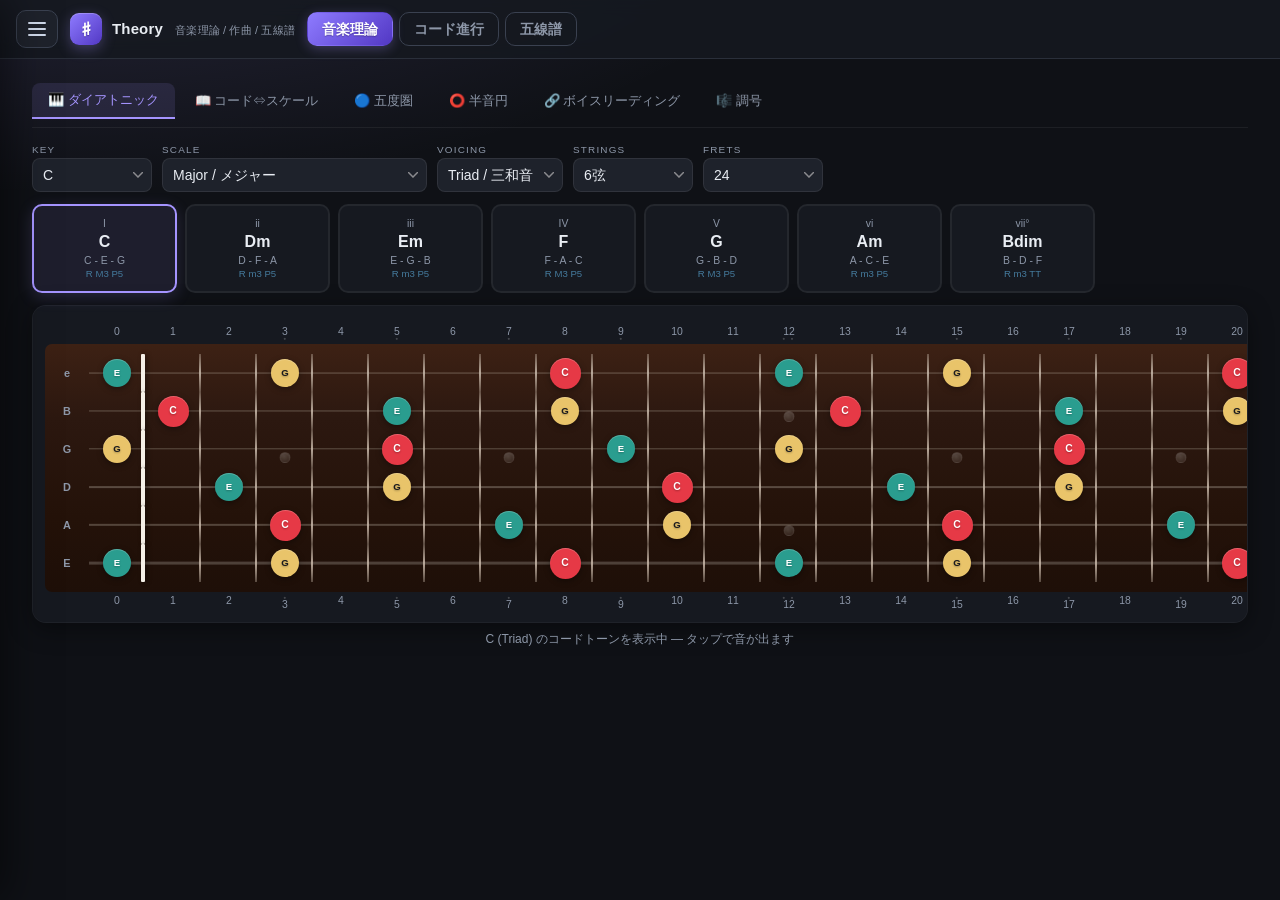
<file: theory/index.html>
<!DOCTYPE html>
<html lang="ja" data-app="theory">
<head>
<meta charset="UTF-8">
<meta name="viewport" content="width=device-width, initial-scale=1.0, maximum-scale=1.0, user-scalable=no, viewport-fit=cover">
<meta name="apple-mobile-web-app-capable" content="yes">
<meta name="apple-mobile-web-app-status-bar-style" content="black-translucent">
<meta name="theme-color" content="#1a1a1e">
<title>Guitar Theory Tools</title>
<style>
:root{--bg:#1a1a1e;--sf:#242428;--sf2:#2e2e34;--tx:#e8e6e3;--txd:#8a8a8e;--fw:#b8a89a;--nut:#f5f0e8;--root:#e63946;--m2:#f4a261;--M2:#f4a261;--m3:#2a9d8f;--M3:#2a9d8f;--P4:#457b9d;--TT:#9b5de5;--P5:#e9c46a;--m6:#f77f00;--M6:#f77f00;--m7:#06d6a0;--M7:#06d6a0}
*{margin:0;padding:0;box-sizing:border-box}
body{background:var(--bg);color:var(--tx);font-family:-apple-system,BlinkMacSystemFont,'Hiragino Sans','Hiragino Kaku Gothic ProN',Meiryo,sans-serif;min-height:100vh;min-height:-webkit-fill-available;-webkit-text-size-adjust:100%;-webkit-tap-highlight-color:transparent;overscroll-behavior:none}
.app{max-width:1440px;margin:0 auto;padding:24px 32px}
header{display:flex;align-items:center;justify-content:space-between;margin-bottom:20px;flex-wrap:wrap;gap:14px}
.logo{display:flex;align-items:center;gap:10px}
.logo i{width:36px;height:36px;background:linear-gradient(135deg,var(--P4),#6ba3c7);border-radius:9px;display:flex;align-items:center;justify-content:center;font-size:18px;font-weight:700;color:#fff;font-style:normal;box-shadow:0 3px 12px rgba(69,123,157,.3)}
h1{font-size:1.15rem;font-weight:700;letter-spacing:-.3px}h1 em{color:var(--txd);font-weight:400;font-size:.78rem;margin-left:6px;font-style:normal}
.ctrls{display:flex;gap:10px;align-items:center;flex-wrap:wrap}
.cg{display:flex;flex-direction:column;gap:3px}
.cg label{font-size:.62rem;text-transform:uppercase;letter-spacing:1.2px;color:var(--txd)}
select{background:var(--sf2);color:var(--tx);border:1px solid rgba(255,255,255,.08);border-radius:8px;padding:8px 28px 8px 10px;font-size:14px;cursor:pointer;appearance:none;-webkit-appearance:none;font-family:inherit;min-width:120px;background-image:url("data:image/svg+xml,%3Csvg xmlns='http://www.w3.org/2000/svg' width='10' height='6'%3E%3Cpath d='M0 0l5 5 5-5' stroke='%238a8a8e' stroke-width='1.5' fill='none'/%3E%3C/svg%3E");background-repeat:no-repeat;background-position:right 8px center;transition:border-color .2s}
select:focus{outline:none;border-color:var(--root);box-shadow:0 0 0 3px rgba(230,57,70,.15)}
.tabs{display:flex;gap:4px;margin-bottom:16px;border-bottom:1px solid rgba(255,255,255,.06);padding-bottom:8px;overflow-x:auto}
.tab{background:none;border:none;color:var(--txd);font-family:inherit;font-size:.82rem;padding:8px 16px;cursor:pointer;border-radius:8px 8px 0 0;transition:all .2s;-webkit-tap-highlight-color:transparent;white-space:nowrap}
.tab:hover{color:var(--tx);background:var(--sf2)}.tab.on{color:var(--root);background:rgba(230,57,70,.1);border-bottom:2px solid var(--root)}
.tp{display:none}.tp.on{display:block}
/* Fretboard - identical to index */
.fbw{background:var(--sf);border-radius:14px;padding:20px 12px 12px;overflow-x:auto;-webkit-overflow-scrolling:touch;box-shadow:0 6px 24px rgba(0,0,0,.4);border:1px solid rgba(255,255,255,.04)}
.fn{display:flex;margin-bottom:3px;user-select:none}.fn:last-of-type{margin-bottom:0;margin-top:3px}
.fn .sp{width:44px;min-width:44px}.fn span{width:56px;min-width:56px;text-align:center;font-size:.65rem;color:var(--txd);position:relative}
.fn span.hd::after,.fn span.ht::before{content:'● ●';display:block;font-size:.3rem;color:rgba(255,255,255,.2);letter-spacing:2px}.fn span.hd::after{margin-top:-1px}.fn span.ht::before{margin-bottom:-1px}
.fn span.hs::after,.fn span.st::before{content:'●';display:block;font-size:.3rem;color:rgba(255,255,255,.2)}.fn span.hs::after{margin-top:-1px}.fn span.st::before{margin-bottom:-1px}
.fb{position:relative;background:linear-gradient(180deg,#3d2114,#2c1810 30%,#241209 70%,#1e0f08);border-radius:7px;padding:10px 0;overflow:visible;width:-webkit-fit-content;width:fit-content;min-width:100%}
.dm{display:flex;height:0;position:relative;pointer-events:none}.dm .sp{width:44px;min-width:44px}.dm .dc{width:56px;min-width:56px;position:relative;height:0}
.dm .dc .d{position:absolute;width:11px;height:11px;border-radius:50%;background:radial-gradient(circle at 40% 35%,rgba(255,255,250,.2),rgba(180,175,165,.08));box-shadow:inset 0 1px 2px rgba(255,255,255,.1);left:50%;transform:translateX(-50%);border:1px solid rgba(255,255,255,.05)}
.sr{display:flex;align-items:center;height:38px;position:relative;min-width:fit-content}
.sl{width:44px;min-width:44px;text-align:center;font-size:.68rem;font-weight:600;color:var(--txd);z-index:2}
.sn{position:absolute;left:44px;right:0;top:50%;transform:translateY(-50%);z-index:0;pointer-events:none}
.fc{width:56px;min-width:56px;height:38px;position:relative;display:flex;align-items:center;justify-content:center}
.fc.nut::after{content:'';position:absolute;right:0;top:0;bottom:0;width:4px;background:var(--nut);border-radius:1px;box-shadow:2px 0 5px rgba(0,0,0,.4);z-index:1}
.fc:not(.nut)::after{content:'';position:absolute;right:0;top:0;bottom:0;width:2px;background:linear-gradient(180deg,rgba(200,185,170,.35),var(--fw),rgba(200,185,170,.35));z-index:1}
.nd{width:28px;height:28px;border-radius:50%;display:flex;align-items:center;justify-content:center;font-size:.6rem;font-weight:700;z-index:3;position:relative;transition:transform .2s cubic-bezier(.34,1.56,.64,1),filter .2s;cursor:pointer;text-shadow:0 1px 2px rgba(0,0,0,.3);box-shadow:0 2px 6px rgba(0,0,0,.35),inset 0 1px 0 rgba(255,255,255,.2);animation:pop .3s cubic-bezier(.34,1.56,.64,1) backwards;line-height:1;-webkit-tap-highlight-color:transparent;touch-action:manipulation;user-select:none}
.nd:hover{transform:scale(1.2);z-index:10}
.nd.pl{transform:scale(1.3);filter:brightness(1.3);box-shadow:0 0 14px 3px currentColor,0 2px 6px rgba(0,0,0,.35)}
@keyframes pop{from{transform:scale(0);opacity:0}to{transform:scale(1);opacity:1}}
.nd.root{background:var(--root);color:#fff;width:31px;height:31px;font-size:.65rem}
.nd.m2{background:var(--m2);color:#1a1a1e}.nd.M2{background:var(--M2);color:#1a1a1e}.nd.m3{background:var(--m3);color:#fff}.nd.M3{background:var(--M3);color:#fff}
.nd.P4{background:var(--P4);color:#fff}.nd.TT{background:var(--TT);color:#fff}.nd.P5{background:var(--P5);color:#1a1a1e}
.nd.m6{background:var(--m6);color:#1a1a1e}.nd.M6{background:var(--M6);color:#1a1a1e}.nd.m7{background:var(--m7);color:#1a1a1e}.nd.M7{background:var(--M7);color:#1a1a1e}
/* Chord grid */
.cg2{display:grid;grid-template-columns:repeat(auto-fill,minmax(130px,1fr));gap:8px;margin:12px 0}
.cc{background:var(--sf);border:2px solid rgba(255,255,255,.06);border-radius:10px;padding:12px;cursor:pointer;transition:all .2s;text-align:center;-webkit-tap-highlight-color:transparent}
.cc:hover{border-color:rgba(255,255,255,.15);transform:translateY(-2px)}
.cc.on{border-color:var(--root);background:rgba(230,57,70,.08);box-shadow:0 4px 16px rgba(230,57,70,.15)}
.cc .deg{font-size:.65rem;color:var(--txd);margin-bottom:4px}
.cc .cn{font-size:1rem;font-weight:700}
.cc .cns{font-size:.65rem;color:var(--txd);margin-top:4px}
.cc .ct{font-size:.6rem;color:var(--P4);margin-top:2px}
/* Chord-Scale table */
.cst{width:100%;border-collapse:collapse;margin:12px 0;font-size:.75rem}
.cst th{text-align:left;padding:8px 10px;border-bottom:2px solid rgba(255,255,255,.1);color:var(--txd);font-weight:600;font-size:.65rem;text-transform:uppercase;letter-spacing:1px}
.cst td{padding:8px 10px;border-bottom:1px solid rgba(255,255,255,.04)}
.cst tr:hover td{background:rgba(255,255,255,.02)}
.csc{font-weight:700;white-space:nowrap}
.css{display:flex;flex-wrap:wrap;gap:4px}
.cstg{background:var(--sf2);padding:3px 8px;border-radius:12px;font-size:.65rem;cursor:pointer;transition:all .15s;border:1px solid rgba(255,255,255,.04)}
.cstg:hover{border-color:var(--root);color:var(--root)}
.cstg.on{background:rgba(230,57,70,.15);border-color:var(--root);color:var(--root)}
/* Circle */
.crc{display:flex;justify-content:center;align-items:center;padding:20px 0;flex-wrap:wrap;gap:20px}
.crc svg{max-width:380px;width:100%}
.cri{font-size:.75rem;color:var(--txd);max-width:250px}
.cri h3{color:var(--tx);font-size:.9rem;margin-bottom:6px}
.cri .cin{display:flex;flex-wrap:wrap;gap:4px;margin:6px 0}
.cri .cin span{padding:3px 8px;border-radius:12px;font-size:.7rem;font-weight:600}
/* Circle of Fifths */
.c5-wrap{display:flex;gap:20px;align-items:flex-start;flex-wrap:wrap;justify-content:center}
.c5-box{flex:0 0 auto;background:var(--sf);border-radius:16px;padding:12px 12px 8px;border:1px solid rgba(255,255,255,.04);box-shadow:0 6px 24px rgba(0,0,0,.35)}
.c5-box svg{width:min(430px,84vw);height:auto;display:block}
.c5-leg{display:flex;flex-wrap:wrap;gap:10px;justify-content:center;margin-top:6px;font-size:.62rem;color:var(--txd)}
.c5-leg i{width:9px;height:9px;border-radius:50%;display:inline-block;margin-right:4px;vertical-align:middle;font-style:normal}
.c5-side{flex:1 1 320px;min-width:290px;max-width:460px;display:flex;flex-direction:column;gap:11px}
.c5-card{background:var(--sf);border-radius:12px;padding:14px 16px;border:1px solid rgba(255,255,255,.04)}
.c5-ttl{font-size:.6rem;text-transform:uppercase;letter-spacing:1.1px;color:var(--txd);font-weight:600;margin-bottom:9px}
.c5-ttl b{text-transform:none;color:var(--tx);font-size:1.1em}
.c5-key{font-size:1.5rem;font-weight:700;letter-spacing:-.5px;display:flex;align-items:baseline;gap:9px;flex-wrap:wrap}
.c5-key em{font-size:.72rem;font-style:normal;color:var(--txd);font-weight:400}
.c5-row{display:flex;gap:8px;flex-wrap:wrap;align-items:center;margin-top:8px;font-size:.75rem;color:var(--txd)}
.c5-row strong{color:var(--tx);font-size:.62rem;text-transform:uppercase;letter-spacing:.8px;min-width:64px}
.c5-chip{padding:3px 9px;border-radius:10px;font-size:.72rem;font-weight:600;background:var(--sf2);border:1px solid rgba(255,255,255,.07);color:var(--tx)}
.c5-chords{display:grid;grid-template-columns:repeat(7,1fr);gap:5px}
.c5-ch{background:var(--sf2);border:1px solid rgba(255,255,255,.06);border-radius:8px;padding:8px 1px;text-align:center;cursor:pointer;transition:all .15s;-webkit-tap-highlight-color:transparent}
.c5-ch:hover{border-color:var(--root);transform:translateY(-2px)}
.c5-ch.t{border-color:rgba(230,57,70,.5);background:rgba(230,57,70,.1)}
.c5-ch.d{border-color:rgba(233,196,106,.4)}.c5-ch.s{border-color:rgba(69,123,157,.45)}
.c5-ch .rn{font-size:.58rem;color:var(--txd)}
.c5-ch .nm{font-size:.76rem;font-weight:700;margin-top:2px;white-space:nowrap}
.c5-btns{display:flex;flex-wrap:wrap;gap:6px}
.c5-btn{background:var(--sf2);border:1px solid rgba(255,255,255,.08);color:var(--tx);border-radius:8px;padding:6px 11px;font-size:.78rem;font-weight:700;font-family:inherit;cursor:pointer;transition:all .15s;-webkit-tap-highlight-color:transparent;text-align:left}
.c5-btn:hover{border-color:var(--root);color:var(--root)}
.c5-btn b{color:var(--txd);font-weight:400;font-size:.6rem;display:block;margin-bottom:1px}
.c5-prg{display:flex;flex-direction:column;gap:6px}
.c5-pr{display:flex;align-items:center;gap:10px;background:var(--sf2);border:1px solid rgba(255,255,255,.05);border-radius:8px;padding:8px 10px;cursor:pointer;transition:all .15s;-webkit-tap-highlight-color:transparent}
.c5-pr:hover{border-color:var(--P5)}
.c5-pr .pd{flex:1;min-width:0}
.c5-pr .pn{font-size:.75rem;font-weight:700}
.c5-pr .pc2{font-size:.65rem;color:var(--txd);margin-top:2px}
.c5-note{font-size:.74rem;color:var(--txd);line-height:1.8}
.c5-note b{color:var(--tx)}
.c5-note code{background:var(--sf2);padding:1px 5px;border-radius:4px;font-size:.7rem;color:var(--P5)}
/* Voice Leading */
.vl-pair{display:flex;gap:20px;flex-wrap:wrap;align-items:flex-start}
.vl-ch{background:var(--sf);border-radius:10px;padding:14px;border:1px solid rgba(255,255,255,.04);min-width:180px}
.vl-lbl{font-size:.65rem;color:var(--txd);text-transform:uppercase;letter-spacing:1px;margin-bottom:8px;display:flex;align-items:center;gap:8px}
.vl-pbtn{background:none;border:none;font-size:.85rem;cursor:pointer;-webkit-tap-highlight-color:transparent;padding:2px 4px;border-radius:4px;transition:background .15s}
.vl-pbtn:hover{background:rgba(255,255,255,.08)}
.vl-notes{display:flex;gap:6px;flex-wrap:wrap;margin-top:10px}
.vl-note{width:36px;height:36px;border-radius:50%;display:flex;align-items:center;justify-content:center;font-size:.75rem;font-weight:700;cursor:pointer;box-shadow:0 2px 6px rgba(0,0,0,.3);transition:transform .15s;-webkit-tap-highlight-color:transparent;user-select:none}
.vl-note:hover{transform:scale(1.15)}
.vl-res{background:var(--sf);border-radius:10px;padding:16px;border:1px solid rgba(255,255,255,.04);margin-top:16px}
.vl-mv{display:flex;align-items:center;gap:10px;padding:5px 0;font-size:.8rem}
.vl-mn{width:32px;height:32px;border-radius:50%;display:flex;align-items:center;justify-content:center;font-size:.68rem;font-weight:700;box-shadow:0 2px 4px rgba(0,0,0,.2);flex-shrink:0}
.vl-ar{min-width:40px;text-align:center;font-size:.85rem}.vl-ds{font-size:.72rem;color:var(--txd)}
.vl-sc{font-size:.9rem;font-weight:600;margin-top:10px}.vl-sc span{color:var(--P5)}
.vl-grid{display:grid;grid-template-columns:repeat(auto-fill,minmax(140px,1fr));gap:8px;margin-top:8px}
.vl-cd{background:var(--sf);border:1px solid rgba(255,255,255,.06);border-radius:8px;padding:10px;cursor:pointer;transition:all .2s;-webkit-tap-highlight-color:transparent}
.vl-cd:hover{border-color:rgba(255,255,255,.15);transform:translateY(-2px)}
.vl-cd .vn{font-weight:700;font-size:.85rem}.vl-cd .vs2{font-size:.68rem;color:var(--P5);margin-top:3px}
.vl-cd .vc2{font-size:.62rem;color:var(--txd);margin-top:2px}
/* Key Signature */
.ks-wrap{display:flex;flex-direction:column;align-items:center;gap:20px;padding:10px 0}
.ks-slider-row{display:flex;align-items:center;gap:14px;width:100%;max-width:500px}
.ks-slider-row label{font-size:.62rem;text-transform:uppercase;letter-spacing:1.2px;color:var(--txd);white-space:nowrap}
.ks-slider-row input[type=range]{flex:1;accent-color:var(--root);cursor:pointer;height:4px}
.ks-val{min-width:32px;text-align:center;font-size:.85rem;font-weight:700}
.ks-staff-wrap{background:var(--sf);border-radius:14px;padding:24px;border:1px solid rgba(255,255,255,.04);width:100%;max-width:680px;overflow-x:auto}
.ks-staff-wrap svg{display:block;margin:0 auto}
.ks-info{background:var(--sf);border-radius:12px;padding:16px 20px;border:1px solid rgba(255,255,255,.04);width:100%;max-width:680px}
.ks-info h3{font-size:1rem;font-weight:700;margin-bottom:8px}
.ks-info .ks-row{display:flex;gap:8px;flex-wrap:wrap;align-items:center;margin:5px 0;font-size:.8rem;color:var(--txd)}
.ks-info .ks-row strong{color:var(--tx);min-width:110px;font-size:.72rem;text-transform:uppercase;letter-spacing:.8px}
.ks-chip{padding:3px 9px;border-radius:10px;font-size:.72rem;font-weight:600}
.ks-arrow{background:var(--sf2);border:1px solid rgba(255,255,255,.08);color:var(--tx);border-radius:8px;width:32px;height:32px;cursor:pointer;font-size:.9rem;display:flex;align-items:center;justify-content:center;flex-shrink:0;transition:background .15s;-webkit-tap-highlight-color:transparent}
.ks-arrow:hover{background:rgba(255,255,255,.1)}.ks-arrow:active{transform:scale(.92)}
/* Key Sig learn panel */
.ks-learn{width:100%;max-width:680px;display:flex;flex-direction:column;gap:10px}
.ks-callout{border-radius:10px;padding:11px 14px;font-size:.78rem;line-height:1.65;border:1px solid}
.ks-callout.red{background:rgba(230,57,70,.07);border-color:rgba(230,57,70,.2)}
.ks-callout.grn{background:rgba(6,214,160,.07);border-color:rgba(6,214,160,.25)}
.ks-callout.neu{background:var(--sf);border-color:rgba(255,255,255,.06);color:var(--txd)}
.ks-sbox{background:var(--sf);border-radius:12px;padding:14px 16px;border:1px solid rgba(255,255,255,.04)}
.ks-blbl{font-size:.6rem;text-transform:uppercase;letter-spacing:1.1px;color:var(--txd);margin-bottom:9px;font-weight:600}
.ks-blbl.ng{color:var(--root)}
.ks-nr{display:flex;align-items:center;flex-wrap:wrap;gap:2px}
.ks-nn{min-width:28px;height:26px;border-radius:6px;display:flex;align-items:center;justify-content:center;font-size:.68rem;font-weight:700;padding:0 5px;white-space:nowrap}
.ks-nn.rt{background:var(--root);color:#fff}
.ks-nn.hi{background:var(--P5);color:#1a1a1e;box-shadow:0 0 0 2px rgba(233,196,106,.4)}
.ks-nn.ac{background:rgba(69,123,157,.35);color:#fff}
.ks-nn.wn{background:rgba(255,255,255,.05);color:rgba(255,255,255,.3);text-decoration:line-through}
.ks-nn.nm{background:var(--sf2);color:var(--tx)}
.ks-iv{font-size:.6rem;font-weight:700;padding:1px 4px;border-radius:3px;min-width:18px;text-align:center}
.ks-iv.ok{color:rgba(255,255,255,.3)}
.ks-iv.ng{color:var(--root);background:rgba(230,57,70,.18)}
.ks-wdiff{font-size:.72rem;margin-top:10px;padding-top:10px;border-top:1px solid rgba(255,255,255,.05);color:var(--txd);line-height:1.6}
.ks-circle-wrap{width:100%;max-width:680px;display:flex;justify-content:center;background:var(--sf);border-radius:12px;padding:14px;border:1px solid rgba(255,255,255,.04)}
/* Nav */
.site-nav{display:flex;flex-wrap:wrap;gap:4px;padding:10px 16px;max-width:1440px;margin:0 auto}
.nav-link{color:var(--txd);text-decoration:none;font-family:inherit;font-size:.75rem;padding:6px 14px;border-radius:8px;background:var(--sf2);border:1px solid rgba(255,255,255,.04);transition:all .2s;-webkit-tap-highlight-color:transparent}
.nav-link:hover{color:var(--tx);border-color:rgba(255,255,255,.12)}.nav-link.active{color:#e63946;background:rgba(230,57,70,.1);border-color:#e63946}
/* Mobile */
@media(max-width:768px){.app{padding:12px;padding-top:env(safe-area-inset-top,12px)}header{flex-direction:column;align-items:stretch;gap:10px;margin-bottom:14px}.logo{justify-content:center}h1{font-size:1rem}h1 em{display:none}.ctrls{width:100%;display:grid;grid-template-columns:1fr 1fr;gap:7px}.cg label{font-size:.55rem}select{min-width:0;width:100%;padding:10px 26px 10px 8px;font-size:16px;border-radius:10px}.fbw{padding:10px 6px 6px;border-radius:10px}.fn .sp,.dm .sp,.sl{width:30px;min-width:30px;font-size:.58rem}.fn span{width:44px;min-width:44px;font-size:.55rem}.dm .dc{width:44px;min-width:44px}.fc{width:44px;min-width:44px;height:34px}.sr{height:34px}.sn{left:30px}.nd{width:26px;height:26px;font-size:.52rem}.nd.root{width:28px;height:28px;font-size:.56rem}.cg2{grid-template-columns:repeat(auto-fill,minmax(100px,1fr));gap:6px}.cc{padding:8px}.cc .cn{font-size:.85rem}.cst{font-size:.65rem}.vl-pair{gap:12px}.vl-ch{min-width:150px;padding:10px}.vl-note{width:32px;height:32px;font-size:.68rem}.vl-mn{width:28px;height:28px;font-size:.62rem}.vl-grid{grid-template-columns:repeat(auto-fill,minmax(120px,1fr))}.site-nav{padding:8px 10px}.nav-link{font-size:.68rem;padding:5px 10px}.c5-wrap{gap:12px}.c5-box{padding:8px 8px 6px;border-radius:12px}.c5-side{min-width:0;flex:1 1 100%;max-width:none}.c5-card{padding:12px 13px}.c5-chords{grid-template-columns:repeat(4,1fr)}.c5-key{font-size:1.25rem}.c5-leg{font-size:.56rem;gap:7px}}
@media(max-width:380px){.fn span,.dm .dc,.fc{width:40px;min-width:40px}.fc{height:32px}.sr{height:32px}.nd{width:23px;height:23px;font-size:.48rem}.nd.root{width:25px;height:25px}}
@media(max-height:500px)and(orientation:landscape){.app{padding:6px 10px}header{flex-direction:row;margin-bottom:6px;gap:6px}.ctrls{display:flex;gap:5px}select{padding:4px 22px 4px 6px;font-size:13px}.sr{height:30px}.fc{height:30px}.nd{width:22px;height:22px;font-size:.48rem}.nd.root{width:24px;height:24px}}

/* thin dark scrollbar for the fretboard scroller (PC) */
.fbw{scrollbar-width:thin;scrollbar-color:#4a4038 transparent}
.fbw::-webkit-scrollbar{height:8px}
.fbw::-webkit-scrollbar-thumb{background:#4a4038;border-radius:4px}
.fbw::-webkit-scrollbar-track{background:transparent}
</style>
<link rel="stylesheet" href="../ui.css">
<script src="../sound/guitar.js"></script>
</head>
<body>
<nav class="site-nav"><a href="../index.html" class="nav-link">🏠 Home</a>
  <a href="index.html" class="nav-link active">📖 Theory</a>
  <a href="staff.html" class="nav-link">𝄞 五線譜</a>
  <a href="compose.html" class="nav-link">🎼 Compose</a>
  <a href="../fretboard/index.html" class="nav-link" style="margin-left:auto">🎸 Fretboard</a>
  <a href="../fretboard/practice.html" class="nav-link">🎵 Practice</a>
  <a href="../tuner/index.html" class="nav-link">🎚 Tuner</a>
  <a href="../studio/index.html" class="nav-link">🎹 Studio</a>
  <a href="../bookmark/index.html" class="nav-link">🔖 Bookmark</a>
</nav>
<div class="app">
  <header><div class="logo"><i>♯</i><h1>Theory <em>音楽理論 / 作曲 / 五線譜</em></h1></div></header>
  <div class="tabs">
    <button class="tab on" onclick="stab('dia',this)">🎹 ダイアトニック</button>
    <button class="tab" onclick="stab('cs',this)">📖 コード⇔スケール</button>
    <button class="tab" onclick="stab('c5',this)">🔵 五度圏</button>
    <button class="tab" onclick="stab('cr',this)">⭕ 半音円</button>
    <button class="tab" onclick="stab('vl',this)">🔗 ボイスリーディング</button>
    <button class="tab" onclick="stab('ks',this)">🎼 調号</button>
  </div>
  <!-- Diatonic -->
  <div class="tp on" id="tp-dia">
    <div class="ctrls" style="margin-bottom:10px">
      <div class="cg"><label>Key</label><select id="dia-k"></select></div>
      <div class="cg"><label>Scale</label><select id="dia-t">
        <option value="major">Major / メジャー</option><option value="minor">Minor / マイナー</option>
        <option value="hminor">Harm Minor / ハーモニックマイナー</option><option value="mminor">Mel Minor / メロディックマイナー</option>
      </select></div>
      <div class="cg"><label>Voicing</label><select id="dia-v">
        <option value="triad">Triad / 三和音</option><option value="7th">7th / 四和音</option>
        <option value="9th">9th / 五和音</option><option value="6th">6th</option><option value="add9">Add9</option>
      </select></div>
      <div class="cg"><label>Strings</label><select id="dia-r"><option value="6">6弦</option><option value="7">7弦</option></select></div>
      <div class="cg"><label>Frets</label><select id="dia-f"><option value="12">12</option><option value="15">15</option><option value="17">17</option><option value="22">22</option><option value="24" selected>24</option></select></div>
    </div>
    <div class="cg2" id="dia-grid"></div>
    <div class="fbw"><div class="fn" id="dia-ft"></div><div class="fb" id="dia-fb"></div><div class="fn" id="dia-fB"></div></div>
    <div id="dia-nf" style="text-align:center;margin-top:8px;font-size:.75rem;color:var(--txd)"></div>
  </div>
  <!-- Chord-Scale -->
  <div class="tp" id="tp-cs">
    <div class="ctrls" style="margin-bottom:10px">
      <div class="cg"><label>Key</label><select id="cs-k"></select></div>
      <div class="cg"><label>Strings</label><select id="cs-r"><option value="6">6弦</option><option value="7">7弦</option></select></div>
      <div class="cg"><label>Frets</label><select id="cs-f"><option value="12">12</option><option value="15">15</option><option value="17">17</option><option value="22">22</option><option value="24" selected>24</option></select></div>
    </div>
    <div style="overflow-x:auto"><table class="cst" id="cs-tbl"></table></div>
    <div class="fbw" style="margin-top:12px"><div class="fn" id="cs-ft"></div><div class="fb" id="cs-fb"></div><div class="fn" id="cs-fB"></div></div>
    <div id="cs-nf" style="text-align:center;margin-top:8px;font-size:.75rem;color:var(--txd)"></div>
  </div>
  <!-- Circle of Fifths -->
  <div class="tp" id="tp-c5">
    <div class="c5-wrap">
      <div class="c5-box">
        <svg id="c5-svg" viewBox="0 0 400 400"></svg>
        <div class="c5-leg">
          <span><i style="background:var(--root)"></i>トニック</span>
          <span><i style="background:rgba(233,196,106,.75)"></i>ドミナント</span>
          <span><i style="background:rgba(69,123,157,.8)"></i>サブドミナント</span>
          <span><i style="background:rgba(6,214,160,.5)"></i>その他ダイアトニック</span>
        </div>
      </div>
      <div class="c5-side" id="c5-side"></div>
    </div>
  </div>
  <!-- Chromatic Circle -->
  <div class="tp" id="tp-cr">
    <div class="ctrls" style="margin-bottom:10px">
      <div class="cg"><label>Key</label><select id="cr-k"></select></div>
      <div class="cg"><label>Scale</label><select id="cr-s"></select></div>
    </div>
    <div class="crc"><svg id="cr-svg" viewBox="0 0 400 400"></svg><div class="cri" id="cr-info"></div></div>
  </div>
  <!-- Key Signature -->
  <div class="tp" id="tp-ks">
    <div class="ks-wrap">
      <div class="ks-slider-row">
        <label>♭ ← 調号 → ♯</label>
        <button class="ks-arrow" onclick="ksStep(-1)">◀</button>
        <input type="range" id="ks-sl" min="-7" max="7" value="0" oninput="rKS()">
        <button class="ks-arrow" onclick="ksStep(1)">▶</button>
        <span class="ks-val" id="ks-sv">C</span>
      </div>
      <div class="ks-staff-wrap"><svg id="ks-svg" viewBox="0 0 620 160" width="620" height="160"></svg></div>
      <div class="ks-info" id="ks-info"></div>
      <div id="ks-learn" class="ks-learn"></div>
    </div>
  </div>
  <!-- Voice Leading -->
  <div class="tp" id="tp-vl">
    <div class="vl-pair">
      <div class="vl-ch">
        <div class="vl-lbl">Chord A <button class="vl-pbtn" onclick="vlPlayCh('a')">🔊</button></div>
        <div style="display:flex;gap:6px"><select id="vl-ar"></select><select id="vl-at"></select></div>
        <div class="vl-notes" id="vl-an"></div>
      </div>
      <div style="font-size:1.5rem;color:var(--txd);align-self:center;padding-top:20px">→</div>
      <div class="vl-ch">
        <div class="vl-lbl">Chord B <button class="vl-pbtn" onclick="vlPlayCh('b')">🔊</button></div>
        <div style="display:flex;gap:6px"><select id="vl-br"></select><select id="vl-bt"></select></div>
        <div class="vl-notes" id="vl-bn"></div>
      </div>
      <button class="vl-pbtn" style="align-self:center;padding-top:20px;font-size:.8rem" onclick="vlPlayBoth()">🔊 A→B</button>
    </div>
    <div class="vl-res" id="vl-res"></div>
    <div style="margin-top:20px">
      <div style="font-size:.82rem;color:var(--txd);margin-bottom:10px;font-weight:600">Chord A からの滑らかな接続先 TOP 12</div>
      <div class="vl-grid" id="vl-sug"></div>
    </div>
  </div>
</div>
<script>
var N=['C','C#','D','D#','E','F','F#','G','G#','A','A#','B'],FM={'C#':'D♭','D#':'E♭','F#':'G♭','G#':'A♭','A#':'B♭'};
var T6={t:[4,9,2,7,11,4],n:['E','A','D','G','B','e'],w:[2.8,2.3,1.8,1.4,1.1,.9],c:['#928880','#9c9286','#a69c90','#b0a69a','#bab0a4','#c4b8ac'],h:[82.41,110,146.83,196,246.94,329.63]};
var T7={t:[11,4,9,2,7,11,4],n:['B','E','A','D','G','B','e'],w:[3.2,2.8,2.3,1.8,1.4,1.1,.9],c:['#88807a','#928880','#9c9286','#a69c90','#b0a69a','#bab0a4','#c4b8ac'],h:[61.74,82.41,110,146.83,196,246.94,329.63]};
var FS=new Set([3,5,7,9,15,17,19,21]),FD=new Set([12,24]);
var DC={'R':'root','m2':'m2','M2':'M2','m3':'m3','M3':'M3','P4':'P4','TT':'TT','P5':'P5','m6':'m6','M6':'M6','m7':'m7','M7':'M7'};
var DJ={'R':'ルート','m2':'短2','M2':'長2','m3':'短3','M3':'長3','P4':'完全4','TT':'トライトーン','P5':'完全5','m6':'短6','M6':'長6','m7':'短7','M7':'長7'};
var SC={'Major / メジャー':{i:[0,2,4,5,7,9,11],d:['R','M2','M3','P4','P5','M6','M7']},'Nat Minor / ナチュラルマイナー':{i:[0,2,3,5,7,8,10],d:['R','M2','m3','P4','P5','m6','m7']},'Harm Minor / ハーモニックマイナー':{i:[0,2,3,5,7,8,11],d:['R','M2','m3','P4','P5','m6','M7']},'Mel Minor / メロディックマイナー':{i:[0,2,3,5,7,9,11],d:['R','M2','m3','P4','P5','M6','M7']},'Maj Penta / メジャーペンタ':{i:[0,2,4,7,9],d:['R','M2','M3','P5','M6']},'Min Penta / マイナーペンタ':{i:[0,3,5,7,10],d:['R','m3','P4','P5','m7']},'Blues / ブルース':{i:[0,3,5,6,7,10],d:['R','m3','P4','TT','P5','m7']},'Dorian / ドリアン':{i:[0,2,3,5,7,9,10],d:['R','M2','m3','P4','P5','M6','m7']},'Mixolydian / ミクソリディアン':{i:[0,2,4,5,7,9,10],d:['R','M2','M3','P4','P5','M6','m7']},'Phrygian / フリジアン':{i:[0,1,3,5,7,8,10],d:['R','m2','m3','P4','P5','m6','m7']},'Lydian / リディアン':{i:[0,2,4,6,7,9,11],d:['R','M2','M3','TT','P5','M6','M7']},'Locrian / ロクリアン':{i:[0,1,3,5,6,8,10],d:['R','m2','m3','P4','TT','m6','m7']},'Whole Tone / ホールトーン':{i:[0,2,4,6,8,10],d:['R','M2','M3','TT','m6','m7']}};
var NC=['var(--root)','var(--m2)','var(--M2)','var(--m3)','var(--M3)','var(--P4)','var(--TT)','var(--P5)','var(--m6)','var(--M6)','var(--m7)','var(--M7)'];

// Diatonic chord builder
var SDG={major:[0,2,4,5,7,9,11],minor:[0,2,3,5,7,8,10],hminor:[0,2,3,5,7,8,11],mminor:[0,2,3,5,7,9,11]};
var DLB={major:['I','ii','iii','IV','V','vi','vii°'],minor:['i','ii°','III','iv','v','VI','VII'],hminor:['i','ii°','III+','iv','V','VI','vii°'],mminor:['i','ii','III+','IV','V','vi°','vii°']};
function dn(){var a=arguments,m={0:'R',1:'m2',2:'M2',3:'m3',4:'M3',5:'P4',6:'TT',7:'P5',8:'m6',9:'M6',10:'m7',11:'M7'},r=[];for(var i=0;i<a.length;i++)r.push(m[a[i]]||'?');return r}
function buildDia(st){
  var sc=SDG[st],lb=DLB[st],res=[];
  for(var dg=0;dg<7;dg++){
    var n1=sc[dg],n2=sc[(dg+2)%7],n3=sc[(dg+4)%7],n4=sc[(dg+6)%7],n5=sc[(dg+1)%7];
    var i2=((n2-n1)+12)%12,i3=((n3-n1)+12)%12,i4=((n4-n1)+12)%12,i9=((n5-n1)+12)%12,i6=((sc[(dg+5)%7]-n1)+12)%12;
    var tt,sv;
    if(i2===4&&i3===7)tt='';else if(i2===3&&i3===7)tt='m';else if(i2===3&&i3===6)tt='dim';else if(i2===4&&i3===8)tt='aug';else tt='?';
    if(i4===11)sv=tt==='m'?'mMaj7':tt===''?'Maj7':'?7';
    else if(i4===10)sv=tt===''?'7':tt==='m'?'m7':tt==='dim'?'m7♭5':'?7';
    else if(i4===9)sv=tt==='dim'?'dim7':'?7';else sv='?7';
    if(tt==='aug'&&i4===11)sv='augMaj7';if(tt==='aug'&&i4===10)sv='aug7';
    var n9l=sv.replace('Maj7','Maj9').replace('m7♭5','m9♭5').replace('dim7','dim9').replace('m7','m9').replace('mMaj7','mMaj9').replace(/^7$/,'9').replace('aug7','aug9').replace('augMaj7','augMaj9');
    res.push({deg:lb[dg],riv:n1,
      triad:{iv:[0,i2,i3],d:dn(0,i2,i3),l:tt||'Maj'},
      '7th':{iv:[0,i2,i3,i4],d:dn(0,i2,i3,i4),l:sv},
      '9th':{iv:[0,i2,i3,i4,i9],d:dn(0,i2,i3,i4,i9),l:n9l},
      '6th':{iv:[0,i2,i3,i6],d:dn(0,i2,i3,i6),l:tt==='m'?'m6':tt===''?'6':tt+'6'},
      add9:{iv:[0,i9,i2,i3],d:dn(0,i9,i2,i3),l:tt==='m'?'m(add9)':tt===''?'add9':tt+'(add9)'}
    })}return res}
var DIA={};['major','minor','hminor','mminor'].forEach(function(t){DIA[t]=buildDia(t)});

var CSM={'Maj':['Major / メジャー','Lydian / リディアン','Mixolydian / ミクソリディアン','Maj Penta / メジャーペンタ'],'m':['Nat Minor / ナチュラルマイナー','Dorian / ドリアン','Phrygian / フリジアン','Min Penta / マイナーペンタ'],'dim':['Locrian / ロクリアン'],'aug':['Mel Minor / メロディックマイナー'],'Maj7':['Major / メジャー','Lydian / リディアン'],'7':['Mixolydian / ミクソリディアン','Blues / ブルース'],'m7':['Dorian / ドリアン','Nat Minor / ナチュラルマイナー','Phrygian / フリジアン','Min Penta / マイナーペンタ'],'m7♭5':['Locrian / ロクリアン'],'dim7':['Harm Minor / ハーモニックマイナー'],'mMaj7':['Harm Minor / ハーモニックマイナー','Mel Minor / メロディックマイナー'],'augMaj7':['Mel Minor / メロディックマイナー'],'aug7':['Mel Minor / メロディックマイナー'],'m9':['Dorian / ドリアン','Nat Minor / ナチュラルマイナー'],'9':['Mixolydian / ミクソリディアン'],'Maj9':['Major / メジャー','Lydian / リディアン'],'m6':['Dorian / ドリアン','Mel Minor / メロディックマイナー'],'6':['Major / メジャー','Maj Penta / メジャーペンタ'],'add9':['Major / メジャー'],'m(add9)':['Dorian / ドリアン','Nat Minor / ナチュラルマイナー']};

// Audio
var ax=null;
function ac(){if(!ax)try{ax=new(window.AudioContext||window.webkitAudioContext)}catch(e){return null}if(ax.state==='suspended')ax.resume();return ax}
/* 録音したギターで鳴らす（sound/guitar.js）。準備前・読み込み失敗時は従来の合成音 */
function pf(fq,v){var c=ac();if(!c)return;if(window.GuitarRec&&GuitarRec.isReady()){GuitarRec.now(c,GuitarRec.freqToMidi(fq),{gain:(v||.2)*3.3});return}pfSynth(fq,v)}
function pfSynth(fq,v){var c=ac();if(!c)return;v=v||.2;var t=c.currentTime,m=c.createGain();m.connect(c.destination);m.gain.setValueAtTime(0,t);m.gain.linearRampToValueAtTime(v,t+.008);m.gain.exponentialRampToValueAtTime(Math.max(v*.6,.001),t+.08);m.gain.exponentialRampToValueAtTime(Math.max(v*.3,.001),t+.4);m.gain.exponentialRampToValueAtTime(.001,t+1.8);[{r:1,g:1},{r:2,g:.5},{r:3,g:.25},{r:4,g:.15},{r:5,g:.08}].forEach(function(h){var o=c.createOscillator(),g=c.createGain();o.type='triangle';o.frequency.setValueAtTime(fq*h.r,t);g.gain.setValueAtTime(h.g,t);o.connect(g);g.connect(m);o.start(t);o.stop(t+2)})}
function ps(ns,si,f,v){var T=+ns===7?T7:T6;pf(T.h[si]*Math.pow(2,f/12),v||.2)}
function bnd(d,ns,si,f,v){var tc=false;d.addEventListener('touchstart',function(e){e.preventDefault();tc=true;ps(ns,si,f,v);d.classList.add('pl');setTimeout(function(){d.classList.remove('pl')},300)},{passive:false});d.addEventListener('click',function(){if(tc){tc=false;return}ps(ns,si,f,v);d.classList.add('pl');setTimeout(function(){d.classList.remove('pl')},300)})}

function stab(id,el){document.querySelectorAll('.tab').forEach(function(t){t.classList.remove('on')});document.querySelectorAll('.tp').forEach(function(p){p.classList.remove('on')});document.getElementById('tp-'+id).classList.add('on');el.classList.add('on')}
function fk(el){N.forEach(function(n,i){var o=document.createElement('option');o.value=i;o.textContent=FM[n]?n+' / '+FM[n]:n;el.appendChild(o)})}
function fsc(el){Object.keys(SC).forEach(function(k){var o=document.createElement('option');o.value=k;o.textContent=k;el.appendChild(o)})}

// Shared fretboard
function rfb(fbId,ftId,fBId,ns,key,ivs,degs,maxF,sp){
  var T=+ns===7?T7:T6,nst=+ns,map={};ivs.forEach(function(iv,idx){map[(key+iv)%12]=degs[idx]});
  ;[ftId,fBId].forEach(function(id,idx){var el=document.getElementById(id);el.innerHTML='<div class="sp"></div>';for(var f=0;f<=maxF;f++){var s=document.createElement('span');s.textContent=f;if(idx===0){if(FD.has(f))s.className='hd';else if(FS.has(f))s.className='hs'}else{if(FD.has(f))s.className='ht';else if(FS.has(f))s.className='st'}el.appendChild(s)}});
  var fb=document.getElementById(fbId);fb.innerHTML='';var sh=38,th=nst*sh,my=th/2-16,d1=th*.25,d2=th*.75;
  var dm=document.createElement('div');dm.className='dm';dm.innerHTML='<div class="sp"></div>';
  for(var f=0;f<=maxF;f++){var c=document.createElement('div');c.className='dc';if(FS.has(f))c.innerHTML='<div class="d" style="top:'+my+'px"></div>';else if(FD.has(f))c.innerHTML='<div class="d" style="top:'+d1+'px"></div><div class="d" style="top:'+d2+'px"></div>';dm.appendChild(c)}
  fb.appendChild(dm);
  for(var si=nst-1;si>=0;si--){var row=document.createElement('div');row.className='sr';var sn=document.createElement('div');sn.className='sn';sn.style.height=T.w[si]+'px';sn.style.background=T.c[si];sn.style.opacity='.4';row.appendChild(sn);var lb=document.createElement('div');lb.className='sl';lb.textContent=T.n[si];row.appendChild(lb);
    for(var f=0;f<=maxF;f++){var cell=document.createElement('div');cell.className='fc'+(f===0?' nut':'');var ni=(T.t[si]+f)%12;
      if(map[ni]!==undefined){var dg=map[ni],dot=document.createElement('div');dot.className='nd '+DC[dg];dot.textContent=(sp&&sp[ni])?sp[ni]:N[ni];dot.style.animationDelay=f*10+'ms';bnd(dot,ns,si,f);cell.appendChild(dot)}
      row.appendChild(cell)}fb.appendChild(row)}}

// ═══ Diatonic ═══
var diaSel=0;
function rDia(){
  var key=+document.getElementById('dia-k').value,st=document.getElementById('dia-t').value,vc=document.getElementById('dia-v').value,ns=document.getElementById('dia-r').value,fr=+document.getElementById('dia-f').value;
  var dia=DIA[st];if(diaSel>=dia.length)diaSel=0;
  var sm=spellMap(key,st),nm=function(pc){return sm[pc]||N[pc]};
  var grid=document.getElementById('dia-grid');grid.innerHTML='';
  dia.forEach(function(ch,idx){
    var root=(key+ch.riv)%12,vd=ch[vc],notes=vd.iv.map(function(iv){return nm((root+iv)%12)});
    var card=document.createElement('div');card.className='cc'+(idx===diaSel?' on':'');
    card.innerHTML='<div class="deg">'+ch.deg+'</div><div class="cn">'+nm(root)+(vd.l==='Maj'?'':vd.l)+'</div><div class="cns">'+notes.join(' - ')+'</div><div class="ct">'+vd.d.join(' ')+'</div>';
    card.addEventListener('click',function(){diaSel=idx;rDia();var bf=261.63;vd.iv.forEach(function(iv,i){setTimeout(function(){pf(bf*Math.pow(2,(root+iv)/12),.12)},i*80)})});
    grid.appendChild(card)});
  var ch=dia[diaSel],root=(key+ch.riv)%12,vd=ch[vc];
  rfb('dia-fb','dia-ft','dia-fB',ns,root,vd.iv,vd.d,fr,sm);
  var vn={triad:'Triad','7th':'7th','9th':'9th','6th':'6th',add9:'Add9'};
  document.getElementById('dia-nf').textContent=nm(root)+(vd.l==='Maj'?'':vd.l)+' ('+vn[vc]+') のコードトーンを表示中 — タップで音が出ます'}

// ═══ Chord-Scale ═══
function rCS(){
  var key=+document.getElementById('cs-k').value,ns=document.getElementById('cs-r').value,fr=+document.getElementById('cs-f').value;
  var tbl=document.getElementById('cs-tbl');tbl.innerHTML='<thead><tr><th>Degree</th><th>Triad</th><th>7th</th><th>使えるスケール</th></tr></thead>';
  var tb=document.createElement('tbody');
  DIA.major.forEach(function(ch){
    var root=(key+ch.riv)%12,tri=ch.triad,sev=ch['7th'];
    var tr=document.createElement('tr');
    tr.innerHTML='<td style="color:var(--txd)">'+ch.deg+'</td><td class="csc">'+N[root]+(tri.l==='Maj'?'':tri.l)+'</td><td class="csc">'+N[root]+sev.l+'</td><td></td>';
    var td=tr.querySelector('td:last-child'),div=document.createElement('div');div.className='css';
    var ss=new Set();(CSM[sev.l]||[]).forEach(function(s){ss.add(s)});(CSM[tri.l==='Maj'?'Maj':tri.l]||[]).forEach(function(s){ss.add(s)});
    ss.forEach(function(sc){var tag=document.createElement('span');tag.className='cstg';tag.textContent=sc;
      tag.addEventListener('click',function(){document.querySelectorAll('.cstg').forEach(function(t){t.classList.remove('on')});tag.classList.add('on');var scD=SC[sc];if(scD){rfb('cs-fb','cs-ft','cs-fB',ns,root,scD.i,scD.d,fr);document.getElementById('cs-nf').textContent=N[root]+' '+sc+' を表示中（'+N[root]+sev.l+' 上で使用）'}});
      div.appendChild(tag)});
    td.appendChild(div);tb.appendChild(tr)});
  tbl.appendChild(tb);
  document.getElementById('cs-fb').innerHTML='';document.getElementById('cs-nf').textContent='スケール名をタップすると指板に表示されます'}

// ═══ Chromatic Circle ═══
function rCR(){
  var key=+document.getElementById('cr-k').value,sn=document.getElementById('cr-s').value,sc=SC[sn];
  var sNotes=new Set(sc.i.map(function(iv){return(key+iv)%12}));
  var cx=200,cy=200,r=160,ri=120,svg=document.getElementById('cr-svg'),h='';
  h+='<circle cx="'+cx+'" cy="'+cy+'" r="'+(r+10)+'" fill="none" stroke="rgba(255,255,255,.04)" stroke-width="1"/>';
  var sp=[];for(var i=0;i<12;i++){if(sNotes.has(i)){var a=(i-3)*30*Math.PI/180;sp.push({ni:i,x:cx+r*Math.cos(a),y:cy+r*Math.sin(a)})}}
  for(var i=0;i<sp.length;i++){var nx=sp[(i+1)%sp.length];h+='<line x1="'+sp[i].x+'" y1="'+sp[i].y+'" x2="'+nx.x+'" y2="'+nx.y+'" stroke="rgba(255,255,255,.08)" stroke-width="1"/>'}
  var ra=(key-3)*30*Math.PI/180,p5=(key+7)%12;
  if(sNotes.has(p5)){var pa=(p5-3)*30*Math.PI/180;h+='<line x1="'+(cx+r*Math.cos(ra))+'" y1="'+(cy+r*Math.sin(ra))+'" x2="'+(cx+r*Math.cos(pa))+'" y2="'+(cy+r*Math.sin(pa))+'" stroke="var(--P5)" stroke-width="2" opacity=".3"/>'}
  for(var i=0;i<12;i++){var a=(i-3)*30*Math.PI/180,x=cx+r*Math.cos(a),y=cy+r*Math.sin(a),ins=sNotes.has(i),isR=i===key,nr=isR?22:ins?18:14,fl=isR?'var(--root)':ins?NC[(i-key+12)%12]:'var(--sf2)',tf=ins?'#fff':'var(--txd)',op=ins?1:.4;
    h+='<g opacity="'+op+'"><circle cx="'+x+'" cy="'+y+'" r="'+nr+'" fill="'+fl+'" stroke="rgba(255,255,255,'+(ins?.15:.06)+')" stroke-width="1.5"/><text x="'+x+'" y="'+y+'" text-anchor="middle" dominant-baseline="central" fill="'+tf+'" font-size="'+(isR?14:12)+'" font-weight="'+(isR?700:600)+'" font-family="-apple-system,monospace">'+N[i]+'</text></g>';
    if(ins){var di=sc.i.indexOf((i-key+12)%12);if(di>=0){var lx=cx+ri*Math.cos(a),ly=cy+ri*Math.sin(a);h+='<text x="'+lx+'" y="'+ly+'" text-anchor="middle" dominant-baseline="central" fill="var(--txd)" font-size="9" font-family="-apple-system,monospace">'+sc.d[di]+'</text>'}}}
  h+='<text x="'+cx+'" y="'+(cy-8)+'" text-anchor="middle" fill="var(--tx)" font-size="18" font-weight="700" font-family="-apple-system,monospace">'+N[key]+'</text>';
  h+='<text x="'+cx+'" y="'+(cy+12)+'" text-anchor="middle" fill="var(--txd)" font-size="11" font-family="-apple-system,monospace">'+sn.split('/')[0].trim()+'</text>';
  svg.innerHTML=h;
  var info=document.getElementById('cr-info'),nl=sc.i.map(function(iv,idx){var ni=(key+iv)%12;return'<span style="background:'+NC[iv]+';color:'+(iv<3||iv===7?'#1a1a1e':'#fff')+'">'+N[ni]+' ('+sc.d[idx]+')</span>'}).join('');
  var hs=[];for(var i=0;i<sc.i.length;i++){var nx=sc.i[(i+1)%sc.i.length]||12;hs.push(((nx||12)-sc.i[i]+12)%12)}
  info.innerHTML='<h3>'+N[key]+' '+sn+'</h3><div class="cin">'+nl+'</div><p style="margin-top:8px">音程パターン: '+hs.join(' - ')+'</p><p style="margin-top:4px">構成音数: '+sc.i.length+'音</p>'}

// ═══ Voice Leading ═══
var VCT={'':[0,4,7],'m':[0,3,7],'dim':[0,3,6],'aug':[0,4,8],'sus4':[0,5,7],'sus2':[0,2,7],'7':[0,4,7,10],'m7':[0,3,7,10],'M7':[0,4,7,11],'mM7':[0,3,7,11],'dim7':[0,3,6,9],'m7♭5':[0,3,6,10],'add9':[0,2,4,7],'6':[0,4,7,9],'m6':[0,3,7,9]};
var VCTK=['','m','dim','aug','sus4','sus2','7','m7','M7','mM7','dim7','m7♭5','add9','6','m6'];
var VCTL={'':'Major','m':'minor','dim':'dim','aug':'aug','sus4':'sus4','sus2':'sus2','7':'7','m7':'m7','M7':'M7','mM7':'mM7','dim7':'dim7','m7♭5':'m7♭5','add9':'add9','6':'6','m6':'m6'};
function vlDist(a,b){var d=Math.abs(a-b);return Math.min(d,12-d)}
function vlDir(a,b){if(a===b)return{d:0,s:'共通音'};var up=(b-a+12)%12,dn=(a-b+12)%12;if(up<=dn)return{d:up,s:up===1?'半音↑':up===2?'全音↑':up+'半音↑'};return{d:dn,s:dn===1?'半音↓':dn===2?'全音↓':dn+'半音↓'}}
function vlMatch(na,nb){
  var a=na.slice(),b=nb.slice(),m=[];
  while(a.length&&b.length){var best={d:13,ai:-1,bi:-1};for(var i=0;i<a.length;i++)for(var j=0;j<b.length;j++){var d=vlDist(a[i],b[j]);if(d<best.d)best={d:d,ai:i,bi:j}};m.push({from:a[best.ai],to:b[best.bi]});a.splice(best.ai,1);b.splice(best.bi,1)}
  a.forEach(function(n){m.push({from:n,to:-1})});b.forEach(function(n){m.push({from:-1,to:n})});
  m.sort(function(x,y){return(x.from===-1?99:x.from)-(y.from===-1?99:y.from)});return m}
function vlScore(na,nb){var s=0;na.forEach(function(a){var mn=12;nb.forEach(function(b){mn=Math.min(mn,vlDist(a,b))});s+=mn});return s}
function vlTC(iv){return[0,3,4,5,6].indexOf(iv)>=0?'#fff':'#1a1a1e'}
function vlPlayCh(ab){var r=+document.getElementById('vl-'+ab+'r').value,t=document.getElementById('vl-'+ab+'t').value,bf=261.63;VCT[t].forEach(function(iv,i){setTimeout(function(){pf(bf*Math.pow(2,(r+iv)/12),.12)},i*60)})}
function vlPlayBoth(){vlPlayCh('a');setTimeout(function(){vlPlayCh('b')},600)}
function rVL(){
  var ra=+document.getElementById('vl-ar').value,ta=document.getElementById('vl-at').value;
  var rb=+document.getElementById('vl-br').value,tb=document.getElementById('vl-bt').value;
  var na=VCT[ta].map(function(iv){return(ra+iv)%12}),nb=VCT[tb].map(function(iv){return(rb+iv)%12});
  // Render note circles
  ['a','b'].forEach(function(ab){
    var notes=ab==='a'?na:nb,root=ab==='a'?ra:rb,type=ab==='a'?ta:tb;
    var el=document.getElementById('vl-'+ab+'n');el.innerHTML='';
    notes.forEach(function(n){var iv=(n-root+12)%12;var dot=document.createElement('div');dot.className='vl-note';dot.style.background=NC[iv];dot.style.color=vlTC(iv);dot.textContent=N[n];dot.addEventListener('click',function(){pf(261.63*Math.pow(2,n/12),.15);dot.style.transform='scale(1.3)';setTimeout(function(){dot.style.transform=''},200)});el.appendChild(dot)});
  });
  // Voice movement analysis
  var matches=vlMatch(na,nb),total=0,common=0;
  var h='<div style="font-size:.82rem;font-weight:600;margin-bottom:8px">声部の動き</div>';
  matches.forEach(function(m){
    if(m.from===-1){var iv=(m.to-rb+12)%12;h+='<div class="vl-mv"><div class="vl-mn" style="background:var(--sf2);color:var(--txd)">+</div><div class="vl-ar" style="color:var(--txd)">←</div><div class="vl-mn" style="background:'+NC[iv]+';color:'+vlTC(iv)+'">'+N[m.to]+'</div><div class="vl-ds">追加</div></div>'}
    else if(m.to===-1){var iv=(m.from-ra+12)%12;h+='<div class="vl-mv"><div class="vl-mn" style="background:'+NC[iv]+';color:'+vlTC(iv)+'">'+N[m.from]+'</div><div class="vl-ar" style="color:var(--txd)">→</div><div class="vl-mn" style="background:var(--sf2);color:var(--txd)">-</div><div class="vl-ds">消滅</div></div>'}
    else{var dir=vlDir(m.from,m.to);total+=dir.d;if(dir.d===0)common++;var iva=(m.from-ra+12)%12,ivb=(m.to-rb+12)%12;var arSt=dir.d===0?'color:var(--P5);font-weight:700':'color:var(--txd)';h+='<div class="vl-mv"><div class="vl-mn" style="background:'+NC[iva]+';color:'+vlTC(iva)+'">'+N[m.from]+'</div><div class="vl-ar" style="'+arSt+'">'+(dir.d===0?'━━━':'──→')+'</div><div class="vl-mn" style="background:'+NC[ivb]+';color:'+vlTC(ivb)+'">'+N[m.to]+'</div><div class="vl-ds">'+dir.s+'</div></div>'}
  });
  var rating=total<=2?'非常に滑らか':total<=4?'滑らか':total<=6?'やや跳躍あり':'跳躍が多い';
  var rCol=total<=2?'var(--m7)':total<=4?'var(--P5)':total<=6?'var(--txd)':'var(--root)';
  h+='<div class="vl-sc">移動距離: <span>'+total+'半音</span> (共通音: '+common+')</div>';
  h+='<div style="font-size:.75rem;color:'+rCol+';margin-top:4px">'+rating+'</div>';
  document.getElementById('vl-res').innerHTML=h;
  // Suggestions
  var results=[];
  for(var r=0;r<12;r++)for(var ti=0;ti<VCTK.length;ti++){var t=VCTK[ti],nb2=VCT[t].map(function(iv){return(r+iv)%12});var sc=vlScore(na,nb2);var cm=0;na.forEach(function(a){nb2.forEach(function(b){if(a===b)cm++})});results.push({r:r,t:t,sc:sc,cm:cm,nb:nb2})}
  results.sort(function(a,b){return a.sc-b.sc||(b.cm-a.cm)});
  results=results.filter(function(x){return x.r!==ra});
  var grid=document.getElementById('vl-sug');grid.innerHTML='';
  results.slice(0,12).forEach(function(item){
    var card=document.createElement('div');card.className='vl-cd';
    var name=N[item.r]+(item.t||'');
    var cn=[];na.forEach(function(a){item.nb.forEach(function(b){if(a===b&&cn.indexOf(N[a])===-1)cn.push(N[a])})});
    card.innerHTML='<div class="vn">'+name+'</div><div class="vs2">距離: '+item.sc+'半音</div><div class="vc2">共通音: '+(cn.length?cn.join(', '):'なし')+'</div>';
    card.addEventListener('click',function(){document.getElementById('vl-br').value=item.r;document.getElementById('vl-bt').value=item.t;rVL();var bf=261.63;VCT[item.t].forEach(function(iv,i){setTimeout(function(){pf(bf*Math.pow(2,(item.r+iv)/12),.12)},i*60)})});
    grid.appendChild(card)});
}

// ═══ Key Signature ═══
// Slider value → key info
var KS_MAP={
  '-7':{maj:'C♭',min:'A♭',acc:'♭',n:7,midi:11},
  '-6':{maj:'G♭',min:'E♭',acc:'♭',n:6,midi:6},
  '-5':{maj:'D♭',min:'B♭',acc:'♭',n:5,midi:1},
  '-4':{maj:'A♭',min:'F',  acc:'♭',n:4,midi:8},
  '-3':{maj:'E♭',min:'C',  acc:'♭',n:3,midi:3},
  '-2':{maj:'B♭',min:'G',  acc:'♭',n:2,midi:10},
  '-1':{maj:'F', min:'D',  acc:'♭',n:1,midi:5},
   '0':{maj:'C', min:'A',  acc:'',  n:0,midi:0},
   '1':{maj:'G', min:'E',  acc:'♯',n:1,midi:7},
   '2':{maj:'D', min:'B',  acc:'♯',n:2,midi:2},
   '3':{maj:'A', min:'F♯',acc:'♯',n:3,midi:9},
   '4':{maj:'E', min:'C♯',acc:'♯',n:4,midi:4},
   '5':{maj:'B', min:'G♯',acc:'♯',n:5,midi:11},
   '6':{maj:'F♯',min:'D♯',acc:'♯',n:6,midi:6},
   '7':{maj:'C♯',min:'A♯',acc:'♯',n:7,midi:1}
};
// Scale note names for each key (major, 7 notes)
var KS_NOTES={
  'C♭': ['C♭','D♭','E♭','F♭','G♭','A♭','B♭'],
  'G♭': ['G♭','A♭','B♭','C♭','D♭','E♭','F'],
  'D♭': ['D♭','E♭','F','G♭','A♭','B♭','C'],
  'A♭': ['A♭','B♭','C','D♭','E♭','F','G'],
  'E♭': ['E♭','F','G','A♭','B♭','C','D'],
  'B♭': ['B♭','C','D','E♭','F','G','A'],
  'F':  ['F','G','A','B♭','C','D','E'],
  'C':  ['C','D','E','F','G','A','B'],
  'G':  ['G','A','B','C','D','E','F♯'],
  'D':  ['D','E','F♯','G','A','B','C♯'],
  'A':  ['A','B','C♯','D','E','F♯','G♯'],
  'E':  ['E','F♯','G♯','A','B','C♯','D♯'],
  'B':  ['B','C♯','D♯','E','F♯','G♯','A♯'],
  'F♯': ['F♯','G♯','A♯','B','C♯','D♯','E♯'],
  'C♯': ['C♯','D♯','E♯','F♯','G♯','A♯','B♯']
};
// Parallel minor note names
var KS_MINOR_NOTES={
  'A♭m': ['A♭','B♭','C♭','D♭','E♭','F♭','G♭'],
  'E♭m': ['E♭','F','G♭','A♭','B♭','C♭','D♭'],
  'B♭m': ['B♭','C','D♭','E♭','F','G♭','A♭'],
  'Fm':  ['F','G','A♭','B♭','C','D♭','E♭'],
  'Cm':  ['C','D','E♭','F','G','A♭','B♭'],
  'Gm':  ['G','A','B♭','C','D','E♭','F'],
  'Dm':  ['D','E','F','G','A','B♭','C'],
  'Am':  ['A','B','C','D','E','F','G'],
  'Em':  ['E','F♯','G','A','B','C','D'],
  'Bm':  ['B','C♯','D','E','F♯','G','A'],
  'F♯m':['F♯','G♯','A','B','C♯','D','E'],
  'C♯m':['C♯','D♯','E','F♯','G♯','A','B'],
  'G♯m':['G♯','A♯','B','C♯','D♯','E','F♯'],
  'D♯m':['D♯','E♯','F♯','G♯','A♯','B','C♯'],
  'A♯m':['A♯','B♯','C♯','D♯','E♯','F♯','G♯']
};
// Enharmonic tonic spelling by chromatic pitch-class (used by the Diatonic tab)
var MAJ_TONIC=['C','D♭','D','E♭','E','F','F♯','G','A♭','A','B♭','B'];
var MIN_TONIC=['Cm','C♯m','Dm','E♭m','Em','Fm','F♯m','Gm','G♯m','Am','B♭m','Bm'];
// Raise a spelled note by a semitone, keeping the letter (E♭→E, C→C♯, B♭→B)
function raiseNote(n){if(/♭/.test(n))return n.replace('♭','');return n+'♯';}
// 7 diatonic note names (by scale degree) for a chromatic key + scale type
function scaleSpelling(keyPc,type){
  if(type==='major')return KS_NOTES[MAJ_TONIC[keyPc]].slice();
  var arr=KS_MINOR_NOTES[MIN_TONIC[keyPc]].slice();
  if(type==='hminor')arr[6]=raiseNote(arr[6]);
  else if(type==='mminor'){arr[5]=raiseNote(arr[5]);arr[6]=raiseNote(arr[6]);}
  return arr;
}
// pitch-class → correctly-spelled name for the current key/scale
function spellMap(keyPc,type){
  var arr=scaleSpelling(keyPc,type),iv=SDG[type],m={};
  for(var d=0;d<7;d++)m[(keyPc+iv[d])%12]=arr[d];
  return m;
}
// Staff Y positions (5 lines, top line = y24, spacing=12)
// Lines at y: 24,36,48,60,72  (treble clef, ledger lines below for C)
// Note positions on staff (pitch class name → staff slot, 0=top line E5)
var KS_NOTE_Y={
  'E5':24,'D5':30,'C5':36,'B4':42,'A4':48,'G4':54,'F4':60,'E4':66,'D4':72,'C4':78
};
// For each major key, the 7 diatonic notes and their staff Y
// We map note letter to staff slot directly
var STAFF_LETTER_Y={'C':78,'D':72,'E':66,'F':60,'G':54,'A':48,'B':42};
// ♯ positions on staff (order: F C G D A E B), each as {x offset, y}
var SHARP_POS=[
  {dy:60},{dy:42},{dy:66},{dy:48},{dy:72},{dy:54},{dy:78}
];
// ♭ positions on staff (order: B E A D G C F), each as {dy}
var FLAT_POS=[
  {dy:42},{dy:60},{dy:48},{dy:66},{dy:54},{dy:72},{dy:60}
];

function ksStep(d){var sl=document.getElementById('ks-sl');var v=Math.max(-7,Math.min(7,+sl.value+d));sl.value=v;rKS()}
function rKS(){
  var v=+document.getElementById('ks-sl').value;
  var ki=KS_MAP[String(v)];
  document.getElementById('ks-sv').textContent=ki.maj+(v===0?' ♮':v>0?' ('+ki.n+'♯)':' ('+ki.n+'♭)');
  // Build SVG
  var W=620,H=160,svg=document.getElementById('ks-svg');
  var h='';
  // Staff lines (5 lines, y=40,52,64,76,88 — center of staff)
  var LY=[40,52,64,76,88],LS=12; // line y values, line spacing
  var staffX=10,staffW=W-20;
  LY.forEach(function(y){h+='<line x1="'+staffX+'" y1="'+y+'" x2="'+(staffX+staffW)+'" y2="'+y+'" stroke="rgba(255,255,255,.35)" stroke-width="1.2"/>'});
  // Treble clef (unicode 𝄞 rendered as text)
  h+='<text x="18" y="98" font-size="108" fill="rgba(255,255,255,.85)" font-family="serif" dominant-baseline="auto" style="font-style:normal">𝄞</text>';
  // Key signature accidentals
  var accX=88; // start x for accidentals
  var accArr=ki.acc==='♯'?SHARP_POS:ki.acc==='♭'?FLAT_POS:[];
  for(var i=0;i<ki.n;i++){
    var pos=accArr[i];
    // Map dy (letter-based offset from top line E5=y40) to actual y
    // dy values above are: C=78,D=72,E=66,F=60,G=54,A=48,B=42
    // We remap to staff coords: staff top line=40, so offset from 40
    // dy in SHARP_POS/FLAT_POS represents: 42=B4,48=A4,54=G4,60=F4,66=E4,72=D4,78=C4
    // Map to actual staff y: top line E5=40, so B4=40+12=52? Let me re-map properly.
    // Staff lines: E5=40, D5=46, C5=52, B4=58, A4=64, G4=70, F4=76, E4=82, D4=88(bottom line), C4=94(ledger)
    // Actually let me redefine: line spacing=12, 5 lines at 40,52,64,76,88
    // Notes sit ON lines or BETWEEN lines (spaces):
    // E5=40(line1), D5=46(space), C5=52(line2), B4=58(space), A4=64(line3), G4=70(space), F4=76(line4), E4=82(space), D4=88(line5), C4=94(ledger below)
    var noteYmap={'B':58,'A':64,'G':70,'F':76,'E':82,'D':88,'C':94};
    // Sharp order: F C G D A E B → positions
    var sharpLetters=['F','C','G','D','A','E','B'];
    // Flat order: B E A D G C F
    var flatLetters=['B','E','A','D','G','C','F'];
    var letter=ki.acc==='♯'?sharpLetters[i]:flatLetters[i];
    var ay=noteYmap[letter];
    h+='<text x="'+(accX+i*16)+'" y="'+(ay+8)+'" font-size="20" fill="rgba(255,255,255,.9)" font-family="serif" text-anchor="middle">'+ki.acc+'</text>';
  }
  // Note heads for major scale
  var noteStartX=ki.n===0?120:accX+ki.n*16+20;
  var noteNames=KS_NOTES[ki.maj]||[];
  // Letter-to-staff-y (treble clef, one octave C4–B4 + C5–E5)
  var noteYmap2={'B':58,'A':64,'G':70,'F':76,'E':82,'D':88,'C':94};
  // Some notes are in higher octave: E,F,G of the scale go to E5,F5... let's put all in natural range
  // Map each note name (possibly with accidental) to its letter for Y, then draw
  var noteColors=['var(--root)','var(--M2)','var(--M3)','var(--P4)','var(--P5)','var(--M6)','var(--M7)'];
  // Track octave so the scale ascends instead of dropping when the letter name
  // wraps (…A B → next note's letter is lower, but it's an octave HIGHER).
  var LETTER_IDX={'C':0,'D':1,'E':2,'F':3,'G':4,'A':5,'B':6};
  var ksPrevLi=-1,ksOct=0;
  noteNames.forEach(function(nn,idx){
    var letter=nn[0]; // first char is always the letter
    var li=LETTER_IDX[letter];
    if(idx>0&&li<=ksPrevLi)ksOct++;
    ksPrevLi=li;
    var ny=noteYmap2[letter]-ksOct*42; // 7 diatonic steps × 6px = 42px per octave
    var nx=noteStartX+idx*56+24;
    // Ledger line for C4 (below staff)
    if(ny>=94){h+='<line x1="'+(nx-10)+'" y1="94" x2="'+(nx+10)+'" y2="94" stroke="rgba(255,255,255,.35)" stroke-width="1.2"/>';}
    // Ledger lines above the staff for octave-5 notes (G5 line at 28 and up)
    for(var ly=28;ly>=ny-0.1;ly-=12){h+='<line x1="'+(nx-10)+'" y1="'+ly+'" x2="'+(nx+10)+'" y2="'+ly+'" stroke="rgba(255,255,255,.35)" stroke-width="1.2"/>';}
    h+='<ellipse cx="'+nx+'" cy="'+ny+'" rx="10" ry="7.5" fill="'+noteColors[idx]+'" stroke="rgba(0,0,0,.3)" stroke-width="1"/>';
    // Stem — up for low notes, down for high ones so it stays on the staff
    if(ny>=58)h+='<line x1="'+(nx+10)+'" y1="'+ny+'" x2="'+(nx+10)+'" y2="'+(ny-36)+'" stroke="rgba(255,255,255,.7)" stroke-width="1.5"/>';
    else h+='<line x1="'+(nx-10)+'" y1="'+ny+'" x2="'+(nx-10)+'" y2="'+(ny+36)+'" stroke="rgba(255,255,255,.7)" stroke-width="1.5"/>';
    // Accidental on note if needed
    if(nn.length>1){
      var acc2=nn.slice(1);
      h+='<text x="'+(nx-13)+'" y="'+(ny+5)+'" font-size="13" fill="rgba(255,255,255,.9)" font-family="serif" text-anchor="middle">'+acc2+'</text>';
    }
    // Note name label below staff
    h+='<text x="'+nx+'" y="115" font-size="11" fill="rgba(255,255,255,.55)" text-anchor="middle" font-family="-apple-system,sans-serif">'+nn+'</text>';
  });
  svg.innerHTML=h;
  // Info panel
  var minKey=ki.min+'m';
  var minNotes=KS_MINOR_NOTES[minKey]||[];
  var accLabel=ki.n===0?'なし':(ki.acc+' '+ki.n+'個');
  var el=document.getElementById('ks-info');
  el.innerHTML='<h3>'+ki.maj+' Major</h3>'
    +'<div class="ks-row"><strong>調号</strong><span>'+accLabel+'</span></div>'
    +'<div class="ks-row"><strong>長調</strong>'
    +noteNames.map(function(n,i){return'<span class="ks-chip" style="background:'+noteColors[i]+';color:#fff">'+n+'</span>'}).join('')
    +'</div>'
    +'<div class="ks-row"><strong>並行短調</strong><span style="color:var(--tx);font-weight:700;margin-right:8px">'+ki.min+' minor</span>'
    +minNotes.map(function(n,i){return'<span class="ks-chip" style="background:var(--sf2);border:1px solid rgba(255,255,255,.1)">'+n+'</span>'}).join('')
    +'</div>'
  renderKSLearn(v);
}

// ═══ KS Learn Panel ═══
var NOTE_SEMI={'C':0,'C♯':1,'D♭':1,'D':2,'D♯':3,'E♭':3,'E':4,'E♯':5,'F♭':4,'F':5,'F♯':6,'G♭':6,'G':7,'G♯':8,'A♭':8,'A':9,'A♯':10,'B♭':10,'B':11,'B♯':0,'C♭':11};
var KSS=['F','C','G','D','A','E','B'],KSF=['B','E','A','D','G','C','F'];
function ksIV(notes){var r=[];for(var i=0;i<notes.length;i++){var s1=NOTE_SEMI[notes[i]],s2=NOTE_SEMI[notes[(i+1)%notes.length]];var d=(s2-s1+12)%12;r.push(d===0?12:d)}return r}
function ksSetV(pos){var v=pos<=7?pos:pos-12;document.getElementById('ks-sl').value=v;rKS()}
function buildKSCircle(v){
  var ki=KS_MAP[String(v)],curPos=v>=0?v:12+v;
  var CX=150,CY=150,R=105;
  var NAMES=['C','G','D','A','E','B','F♯','C♯','A♭','E♭','B♭','F'];
  var MNAMES=['Am','Em','Bm','F♯m','C♯m','G♯m','D♯m','A♯m','Fm','Cm','Gm','Dm'];
  var SSIG=['♮','1♯','2♯','3♯','4♯','5♯','6♯','7♯',null,null,null,null];
  var FSIG=[null,null,null,null,null,'7♭','6♭','5♭','4♭','3♭','2♭','1♭'];
  var h='<svg viewBox="0 0 300 300" style="width:100%;max-width:260px;display:block">';
  h+='<circle cx="'+CX+'" cy="'+CY+'" r="128" fill="none" stroke="rgba(255,255,255,.04)" stroke-width="1"/>';
  h+='<circle cx="'+CX+'" cy="'+CY+'" r="60" fill="none" stroke="rgba(255,255,255,.03)" stroke-width="1"/>';
  if(v!==0){
    var sx=CX,sy=CY-R;
    var ea=(-90+curPos*30)*Math.PI/180;
    var ex=CX+R*Math.cos(ea),ey=CY+R*Math.sin(ea);
    if(v>0){
      var la=curPos*30>180?1:0;
      h+='<path d="M '+sx+' '+sy+' A '+R+' '+R+' 0 '+la+' 1 '+ex.toFixed(1)+' '+ey.toFixed(1)+'" fill="none" stroke="var(--root)" stroke-width="2.5" stroke-linecap="round" opacity=".45"/>';
    }else{
      var fs=-v,la=fs*30>180?1:0;
      h+='<path d="M '+sx+' '+sy+' A '+R+' '+R+' 0 '+la+' 0 '+ex.toFixed(1)+' '+ey.toFixed(1)+'" fill="none" stroke="var(--P4)" stroke-width="2.5" stroke-linecap="round" opacity=".45"/>';
    }
  }
  for(var pos=0;pos<12;pos++){
    var a=(-90+pos*30)*Math.PI/180;
    var x=CX+R*Math.cos(a),y=CY+R*Math.sin(a);
    var mx=CX+68*Math.cos(a),my=CY+68*Math.sin(a);
    var ox=CX+128*Math.cos(a),oy=CY+128*Math.sin(a);
    var isCur=pos===curPos;
    var onPath=(v>0&&pos>=1&&pos<=curPos)||(v<0&&pos>=curPos&&pos<=11);
    var nr=isCur?21:onPath?17:14;
    var fill=isCur?'var(--root)':onPath?(v>0?'rgba(230,57,70,.28)':'rgba(69,123,157,.28)'):'rgba(255,255,255,.05)';
    var tcol=isCur?'#fff':onPath?'var(--tx)':'var(--txd)';
    var nm=isCur?ki.maj:NAMES[pos];
    var slbl=isCur?(ki.n===0?'♮':(ki.n+ki.acc)):(v>=0?SSIG[pos]:FSIG[pos])||'';
    h+='<g onclick="ksSetV('+pos+')" style="cursor:pointer">';
    h+='<circle cx="'+x.toFixed(1)+'" cy="'+y.toFixed(1)+'" r="'+nr+'" fill="'+fill+'" stroke="rgba(255,255,255,'+(isCur?.2:.06)+')" stroke-width="1.5"/>';
    h+='<text x="'+x.toFixed(1)+'" y="'+y.toFixed(1)+'" text-anchor="middle" dominant-baseline="central" fill="'+tcol+'" font-size="'+(nm.length>2?8:9)+'" font-weight="'+(isCur?700:onPath?600:400)+'" font-family="-apple-system,monospace">'+nm+'</text>';
    h+='</g>';
    h+='<text x="'+mx.toFixed(1)+'" y="'+my.toFixed(1)+'" text-anchor="middle" dominant-baseline="central" fill="'+(isCur?'rgba(255,255,255,.55)':'rgba(255,255,255,.18)')+'" font-size="6" font-family="-apple-system,monospace" style="pointer-events:none">'+MNAMES[pos]+'</text>';
    h+='<text x="'+ox.toFixed(1)+'" y="'+oy.toFixed(1)+'" text-anchor="middle" dominant-baseline="central" fill="'+(isCur?'var(--P5)':onPath?'rgba(255,255,255,.32)':'rgba(255,255,255,.1)')+'" font-size="6.5" font-family="-apple-system,monospace" style="pointer-events:none">'+slbl+'</text>';
  }
  h+='<text x="'+CX+'" y="'+(CY-7)+'" text-anchor="middle" fill="rgba(255,255,255,.4)" font-size="8.5" font-family="-apple-system,sans-serif">5度圏</text>';
  h+='<text x="'+CX+'" y="'+(CY+8)+'" text-anchor="middle" fill="rgba(255,255,255,.25)" font-size="7.5" font-family="-apple-system,sans-serif">'+(v===0?'基準':v>0?'→ ♯ 方向':'→ ♭ 方向')+'</text>';
  h+='</svg>';
  return h;
}
function renderKSLearn(v){
  var ki=KS_MAP[String(v)],cn=KS_NOTES[ki.maj]||[];
  if(cn.length<7){return}
  var MP=[2,2,1,2,2,2,1]; // W W H W W W H
  var civ=ksIV(cn);
  var nat=cn.map(function(n){return n[0]});
  var niv=ksIV(nat);
  var latest=v>0?KSS[v-1]+'♯':v<0?KSF[(-v)-1]+'♭':'';
  // Callout explaining WHY this key needs its latest accidental
  var ca='';
  if(v===0){
    ca='<div class="ks-callout grn">C Major はすべてナチュラル。♯も♭もなく、<strong>全全半全全全半</strong> のパターンがそのまま成立します。これが調号の基準点です。</div>';
  }else if(v>0){
    var lt=KSS[v-1],prev=cn[5];
    ca='<div class="ks-callout red"><strong>なぜ '+lt+'♯ が必要？</strong><br>'
      +ki.maj+' Major を作ると、'+prev+' → '+lt+' が<span style="color:var(--root)"><strong>半音（H）</strong></span>になってしまいます。本来ここは<strong>全音（W）</strong>が必要です。<br>'
      +'→ '+lt+' を '+lt+'♯ にすれば：'+prev+' → '+lt+'♯ ＝ 全音 ✓、'+lt+'♯ → '+cn[0]+' ＝ 半音 ✓<br>'
      +'<small style="color:var(--txd)">'+lt+'♯ は '+ki.maj+' の第7音（導音 / Leading Tone）</small></div>';
  }else{
    var lt=KSF[(-v)-1],prev=cn[2];
    ca='<div class="ks-callout red"><strong>なぜ '+lt+'♭ が必要？</strong><br>'
      +ki.maj+' Major を作ると、'+prev+' → '+lt+' が<span style="color:var(--root)"><strong>全音（W）</strong></span>になってしまいます。本来ここは<strong>半音（H）</strong>が必要です。<br>'
      +'→ '+lt+' を '+lt+'♭ にすれば：'+prev+' → '+lt+'♭ ＝ 半音 ✓、'+lt+'♭ → '+cn[4]+' ＝ 全音 ✓<br>'
      +'<small style="color:var(--txd)">'+lt+'♭ は '+ki.maj+' の第4音（サブドミナント）</small></div>';
  }
  // Build a note row
  function mkRow(notes,ivs,isNat){
    var h='<div class="ks-nr">';
    for(var i=0;i<notes.length;i++){
      var n=notes[i],cls;
      if(i===0)cls='rt';
      else if(!isNat&&n===latest)cls='hi';
      else if(!isNat&&n.length>1)cls='ac';
      else if(isNat&&cn[i]!==n)cls='wn';
      else cls='nm';
      h+='<span class="ks-nn '+cls+'">'+n+'</span>';
      h+='<span class="ks-iv '+(ivs[i]===MP[i]?'ok':'ng')+'">'+(ivs[i]===1?'H':'W')+'</span>';
    }
    h+='<span class="ks-nn rt">'+notes[0]+'</span></div>';
    return h;
  }
  var hasDiff=nat.join('')!==cn.join('');
  var html='<div class="ks-circle-wrap">'+buildKSCircle(v)+'</div>'+ca+'<div class="ks-sbox">';
  html+='<div class="ks-blbl">✓ 正しいスケール — '+ki.maj+' Major'+(latest?' （'+latest+' がポイント）':'')+'</div>';
  html+=mkRow(cn,civ,false);
  if(hasDiff){
    html+='<div style="margin-top:14px"><div class="ks-blbl ng">✗ ♯/♭ なし（ナチュラルのみ）で作ると…</div>';
    html+=mkRow(nat,niv,true);
    var ws=[];
    for(var i=0;i<7;i++){if(niv[i]!==MP[i]){ws.push((i+1)+'番目の音程が '+(niv[i]===1?'H（半音）':'W（全音）')+' → 本来は '+(MP[i]===1?'H（半音）':'W（全音）')+'')}}
    if(ws.length)html+='<div class="ks-wdiff">⚠ '+ws.join('<br>　')+'</div>';
    html+='</div>';
  }else{
    html+='<div class="ks-wdiff" style="color:var(--m7)">✓ ナチュラルのままで音程パターンが成立します（C Major基準）</div>';
  }
  html+='</div>';
  document.getElementById('ks-learn').innerHTML=html;
}

// ═══ Circle of Fifths / 五度圏 ═══
// position 0 = C at 12 o'clock, clockwise = +P5 (♯ が1つずつ増える)
var C5_MAJ =['C','G','D','A','E','B','F♯','D♭','A♭','E♭','B♭','F'];
var C5_MIN =['Am','Em','Bm','F♯m','C♯m','G♯m','D♯m','B♭m','Fm','Cm','Gm','Dm'];
var C5_MAJD=['C','G','D','A','E','B','F♯/G♭','D♭/C♯','A♭','E♭','B♭','F'];
var C5_MIND=['Am','Em','Bm','F♯m','C♯m','G♯m','D♯m/E♭m','B♭m','Fm','Cm','Gm','Dm'];
var C5_SIGD=['♮','1♯','2♯','3♯','4♯','5♯','6♯/6♭','5♭','4♭','3♭','2♭','1♭'];
var C5_SIGN=[0,1,2,3,4,5,6,5,4,3,2,1];
var C5_ACC =['','♯','♯','♯','♯','♯','♯','♭','♭','♭','♭','♭'];
var C5_MAJQ=['','m','m','','','m','dim'],C5_MINQ=['m','dim','','m','m','',''];
var C5_MAJR=['I','ii','iii','IV','V','vi','vii°'],C5_MINR=['i','ii°','III','iv','v','VI','VII'];
var C5_PROG={
  major:[
    {n:'I – V – vi – IV',d:[0,4,5,3],c:'ポップスの王道進行'},
    {n:'ii – V – I',d:[1,4,0],c:'ジャズの基本ケーデンス'},
    {n:'vi – IV – V – I',d:[5,3,4,0],c:'小室進行'},
    {n:'I – vi – ii – V',d:[0,5,1,4],c:'循環コード'},
    {n:'I – IV – V – I',d:[0,3,4,0],c:'スリーコード（基本形）'},
    {n:'I–V–vi–iii–IV–I–IV–V',d:[0,4,5,2,3,0,3,4],c:'カノン進行'}
  ],
  minor:[
    {n:'i – VI – III – VII',d:[0,5,2,6],c:'哀愁系の定番'},
    {n:'i – iv – v – i',d:[0,3,4,0],c:'マイナーのスリーコード'},
    {n:'i – VII – VI – VII',d:[0,6,5,6],c:'アンダルシア風'},
    {n:'ii° – v – i',d:[1,4,0],c:'マイナーのツーファイブ'},
    {n:'i – VI – VII – i',d:[0,5,6,0],c:'力強い終止'}
  ]
};
var c5Pos=0,c5Mode='major';
function c5Key(p,m){return (m||c5Mode)==='major'?C5_MAJ[p]:C5_MIN[p]}
function c5Scale(p,m){p=(p===undefined?c5Pos:p);m=m||c5Mode;
  return m==='major'?KS_NOTES[C5_MAJ[p]].slice():KS_MINOR_NOTES[C5_MIN[p]].slice()}
// absolute semitones above C4 for the triad on `deg` (stacked upward, so it always ascends)
function c5Triad(deg,p,m){var sc=c5Scale(p,m),r=NOTE_SEMI[sc[deg]];
  return[0,(NOTE_SEMI[sc[(deg+2)%7]]-r+12)%12,(NOTE_SEMI[sc[(deg+4)%7]]-r+12)%12].map(function(o){return r+o})}
function c5PlayDeg(deg,v){var t=c5Triad(deg);t.forEach(function(pc,i){setTimeout(function(){pf(261.63*Math.pow(2,pc/12),v||.13)},i*45)})}
function c5PlayProg(pi){var pr=C5_PROG[c5Mode][pi];pr.d.forEach(function(deg,i){setTimeout(function(){c5PlayDeg(deg,.11)},i*720)})}
function c5Sel(p,m){c5Pos=((p%12)+12)%12;c5Mode=m;rC5()}
function c5Sect(cx,cy,r1,r2,a1,a2){
  var x=function(r,a){return(cx+r*Math.cos(a)).toFixed(1)+' '+(cy+r*Math.sin(a)).toFixed(1)};
  return'M'+x(r2,a1)+'A'+r2+' '+r2+' 0 0 1 '+x(r2,a2)+'L'+x(r1,a2)+'A'+r1+' '+r1+' 0 0 0 '+x(r1,a1)+'Z'}
// Draws a sector label. "F♯/G♭" style enharmonics are stacked on two lines so they
// stay inside the 30° sector; the alternative spelling is dimmed.
function c5Label(txt,x,y,fs,col,fw){
  var ls=txt.split('/'),t=function(s,yy,sz,op){return'<text x="'+(+x).toFixed(1)+'" y="'+(+yy).toFixed(1)+'" text-anchor="middle" dominant-baseline="central" fill="'+col+'" font-size="'+sz.toFixed(1)+'" font-weight="'+fw+'" font-family="-apple-system,sans-serif"'+(op?' opacity="'+op+'"':'')+' style="pointer-events:none">'+s+'</text>'};
  if(ls.length===1){var n=txt.length,sc=n<=2?1:n<=3?.86:.76;return t(txt,y,fs*sc)}
  var f2=fs*.8;
  return t(ls[0],+y-f2*.58,f2)+t(ls[1],+y+f2*.58,f2,'.5')}
function rC5(){
  var isM=c5Mode==='major',CX=200,CY=200,h='';
  var RM1=112,RM2=158,RN1=66,RN2=112,RS=178; // major ring / minor ring / signature radius
  h+='<circle cx="200" cy="200" r="'+RM2+'" fill="none" stroke="rgba(255,255,255,.05)" stroke-width="1"/>';
  for(var p=0;p<12;p++){
    var rel=((p-c5Pos)%12+12)%12,near=(rel===0||rel===1||rel===11);
    var a1=(-90+p*30-14.3)*Math.PI/180,a2=(-90+p*30+14.3)*Math.PI/180,am=(-90+p*30)*Math.PI/180;
    // role of each cell relative to the selected key
    var mjR=near?(isM?(rel===0?'I':rel===1?'V':'IV'):(rel===0?'III':rel===1?'VII':'VI')):'';
    var mnR=near?(isM?(rel===0?'vi':rel===1?'iii':'ii'):(rel===0?'i':rel===1?'v':'iv')):'';
    var isT=rel===0,tonMj=isT&&isM,tonMn=isT&&!isM;
    var domMj=isM&&rel===1,subMj=isM&&rel===11,domMn=!isM&&rel===1,subMn=!isM&&rel===11;
    var cells=[
      {r1:RM1,r2:RM2,rl:mjR,txt:C5_MAJD[p],ton:tonMj,dom:domMj,sub:subMj,rt:RM1+(RM2-RM1)*.52,fs:15,mode:'major'},
      {r1:RN1,r2:RN2,rl:mnR,txt:C5_MIND[p],ton:tonMn,dom:domMn,sub:subMn,rt:RN1+(RN2-RN1)*.5,fs:12,mode:'minor'}
    ];
    cells.forEach(function(c){
      var fill,stk,tc;
      if(c.ton){fill='var(--root)';stk='rgba(255,255,255,.35)';tc='#fff'}
      else if(c.dom){fill='rgba(233,196,106,.26)';stk='rgba(233,196,106,.55)';tc='var(--tx)'}
      else if(c.sub){fill='rgba(69,123,157,.3)';stk='rgba(69,123,157,.6)';tc='var(--tx)'}
      else if(c.rl){fill='rgba(6,214,160,.13)';stk='rgba(6,214,160,.3)';tc='var(--tx)'}
      else{fill=c.mode==='minor'?'rgba(255,255,255,.055)':'rgba(255,255,255,.03)';stk='rgba(255,255,255,.09)';tc='var(--txd)'}
      var tx=CX+c.rt*Math.cos(am),ty=CY+c.rt*Math.sin(am);
      h+='<g onclick="c5Sel('+p+',\''+c.mode+'\')" style="cursor:pointer">';
      h+='<path d="'+c5Sect(CX,CY,c.r1,c.r2,a1,a2)+'" fill="'+fill+'" stroke="'+stk+'" stroke-width="1"/>';
      h+=c5Label(c.txt,tx,c.rl?ty-5:ty,c.fs,tc,c.ton?700:c.rl?600:400);
      if(c.rl)h+='<text x="'+tx.toFixed(1)+'" y="'+(ty+12).toFixed(1)+'" text-anchor="middle" dominant-baseline="central" fill="'+(c.ton?'rgba(255,255,255,.8)':'var(--txd)')+'" font-size="8.5" font-family="-apple-system,sans-serif" style="pointer-events:none">'+c.rl+'</text>';
      h+='</g>';
    });
    // key signature ring (outside)
    var sx=CX+RS*Math.cos(am),sy=CY+RS*Math.sin(am);
    h+=c5Label(C5_SIGD[p],sx,sy,10,near?'var(--P5)':'rgba(255,255,255,.22)',near?600:400);
  }
  // centre
  var kn=isM?C5_MAJD[c5Pos]:C5_MIND[c5Pos];
  h+='<circle cx="200" cy="200" r="'+RN1+'" fill="var(--sf2)" stroke="rgba(255,255,255,.06)" stroke-width="1"/>';
  h+='<text x="200" y="183" text-anchor="middle" dominant-baseline="central" fill="var(--tx)" font-size="26" font-weight="700" font-family="-apple-system,sans-serif">'+kn.split('/')[0]+'</text>';
  h+='<text x="200" y="204" text-anchor="middle" dominant-baseline="central" fill="var(--txd)" font-size="10" font-family="-apple-system,sans-serif">'+(isM?'Major / 長調':'minor / 短調')+'</text>';
  h+='<text x="200" y="221" text-anchor="middle" dominant-baseline="central" fill="var(--P5)" font-size="10.5" font-weight="600" font-family="-apple-system,sans-serif">調号 '+C5_SIGD[c5Pos]+'</text>';
  h+='<text x="200" y="14" text-anchor="middle" fill="rgba(255,255,255,.2)" font-size="8.5" font-family="-apple-system,sans-serif">← ♭ ／ ♯ →</text>';
  document.getElementById('c5-svg').innerHTML=h;
  rC5Side();
}
function rC5Side(){
  var isM=c5Mode==='major',sc=c5Scale(),qs=isM?C5_MAJQ:C5_MINQ,rn=isM?C5_MAJR:C5_MINR;
  var kn=(isM?C5_MAJD:C5_MIND)[c5Pos],n=C5_SIGN[c5Pos],acc=C5_ACC[c5Pos];
  var accN=(acc==='♯'?KSS:KSF).slice(0,n).map(function(l){return l+acc}).join(' ');
  var rel=isM?C5_MIND[c5Pos]:C5_MAJD[c5Pos],relM=isM?'minor':'major';
  var par=(c5Pos+(isM?9:3))%12,parN=(isM?C5_MIND:C5_MAJD)[par],parM=isM?'minor':'major';
  var dom=(c5Pos+1)%12,sub=(c5Pos+11)%12;
  var h='';
  // key card
  h+='<div class="c5-card"><div class="c5-key">'+kn+'<em>'+(isM?'Major / 長調':'minor / 短調')+'</em></div>';
  h+='<div class="c5-row"><strong>調号</strong><span>'+(n===0?'なし（すべてナチュラル）':acc+' '+n+'個 — '+accN)+'</span></div>';
  h+='<div class="c5-row"><strong>構成音</strong>'+sc.map(function(x){return'<span class="c5-chip">'+x+'</span>'}).join('')+'</div></div>';
  // diatonic chords
  h+='<div class="c5-card"><div class="c5-ttl">ダイアトニックコード — タップで再生</div><div class="c5-chords">';
  sc.forEach(function(nt,i){
    var q=qs[i],nm=nt+(q==='dim'?'dim':q);
    var cls=i===0?' t':i===4?' d':i===3?' s':'';
    h+='<div class="c5-ch'+cls+'" onclick="c5PlayDeg('+i+')"><div class="rn">'+rn[i]+'</div><div class="nm">'+nm+'</div></div>'});
  // the diminished chord is the one degree that has no place on the wheel
  var dd=isM?6:1;
  h+='</div><div class="c5-note" style="margin-top:9px">'+rn[dd]+'（'+sc[dd]+'dim）だけは五度圏の輪の上に現れません — '+(isM?'V7（'+sc[4]+'7）の一部':'ドミナント（'+sc[4]+'m）へ向かう和音')+'として機能します。</div></div>';
  // related keys
  h+='<div class="c5-card"><div class="c5-ttl">近親調 — タップで移動</div><div class="c5-btns">';
  h+='<button class="c5-btn" onclick="c5Sel('+sub+',\''+c5Mode+'\')"><b>下属調 ←</b>'+(isM?C5_MAJD:C5_MIND)[sub]+'</button>';
  h+='<button class="c5-btn" onclick="c5Sel('+dom+',\''+c5Mode+'\')"><b>属調 →</b>'+(isM?C5_MAJD:C5_MIND)[dom]+'</button>';
  h+='<button class="c5-btn" onclick="c5Sel('+c5Pos+',\''+relM+'\')"><b>平行調（同じ調号）</b>'+rel+'</button>';
  h+='<button class="c5-btn" onclick="c5Sel('+par+',\''+parM+'\')"><b>同主調（同じ主音）</b>'+parN+'</button>';
  h+='</div></div>';
  // progressions
  h+='<div class="c5-card"><div class="c5-ttl"><b>'+kn.split('/')[0]+'</b> の定番進行 — タップで再生</div><div class="c5-prg">';
  C5_PROG[c5Mode].forEach(function(pr,i){
    var nms=pr.d.map(function(d){var q=qs[d];return sc[d]+(q==='dim'?'dim':q)}).join(' → ');
    h+='<div class="c5-pr" onclick="c5PlayProg('+i+')"><span>🔊</span><div class="pd"><div class="pn">'+pr.n+'　<span style="color:var(--txd);font-weight:400;font-size:.9em">'+pr.c+'</span></div><div class="pc2">'+nms+'</div></div></div>'});
  h+='</div></div>';
  // explanation
  h+='<div class="c5-card"><div class="c5-ttl">五度圏の読み方</div><div class="c5-note">'
    +'・時計回りに<b>完全5度（7半音）</b>ずつ進み、1つ進むごとに<code>♯</code>が1つ増えます。反時計回りは<code>♭</code>が1つずつ増加。<br>'
    +'・隣り合うキーは構成音が<b>7つ中6つ共通</b>。だから隣への転調はなめらかで、円上で遠いキーほど関係が薄くなります。<br>'
    +'・選んだキーを中心に <b>外周3マス＋内周3マス</b> の6マスが、そのキーのダイアトニックコード（'+(isM?'I・IV・V・ii・iii・vi':'i・iv・v・III・VI・VII')+'）。<br>'
    +'・外周＝メジャー、内周＝その<b>平行調</b>。'+C5_MAJD[c5Pos].split('/')[0]+' と '+C5_MIND[c5Pos].split('/')[0]+' は調号が同じなので、光る6マスも同一です。<br>'
    +'・同じ輪の<b>右隣がドミナント（'+(isM?'V':'v')+'）</b>、<b>左隣がサブドミナント（'+(isM?'IV':'iv')+'）</b>。'+(isM?'V→I':'v→i')+' は円を1マス反時計回りに戻る動きで、これが終止感の正体です。'
    +'</div></div>';
  document.getElementById('c5-side').innerHTML=h;
}

// Init
;(function(){
  ['dia-k','cs-k','cr-k'].forEach(function(id){fk(document.getElementById(id))});
  fsc(document.getElementById('cr-s'));
  // Voice Leading selectors
  ['vl-ar','vl-br'].forEach(function(id){fk(document.getElementById(id))});
  ['vl-at','vl-bt'].forEach(function(id){var el=document.getElementById(id);VCTK.forEach(function(k){var o=document.createElement('option');o.value=k;o.textContent=VCTL[k];el.appendChild(o)});el.selectedIndex=0});
  document.getElementById('vl-br').value=7; // default B=G (V)
  ['dia-k','dia-t','dia-v','dia-r','dia-f'].forEach(function(id){document.getElementById(id).addEventListener('change',rDia)});
  ['cs-k','cs-r','cs-f'].forEach(function(id){document.getElementById(id).addEventListener('change',rCS)});
  ['cr-k','cr-s'].forEach(function(id){document.getElementById(id).addEventListener('change',rCR)});
  ['vl-ar','vl-at','vl-br','vl-bt'].forEach(function(id){document.getElementById(id).addEventListener('change',rVL)});
  rDia();rCS();rCR();rC5();rVL();rKS()
})();
</script>
<script src="../nav.js" defer></script>
</body>
</html>
</file>
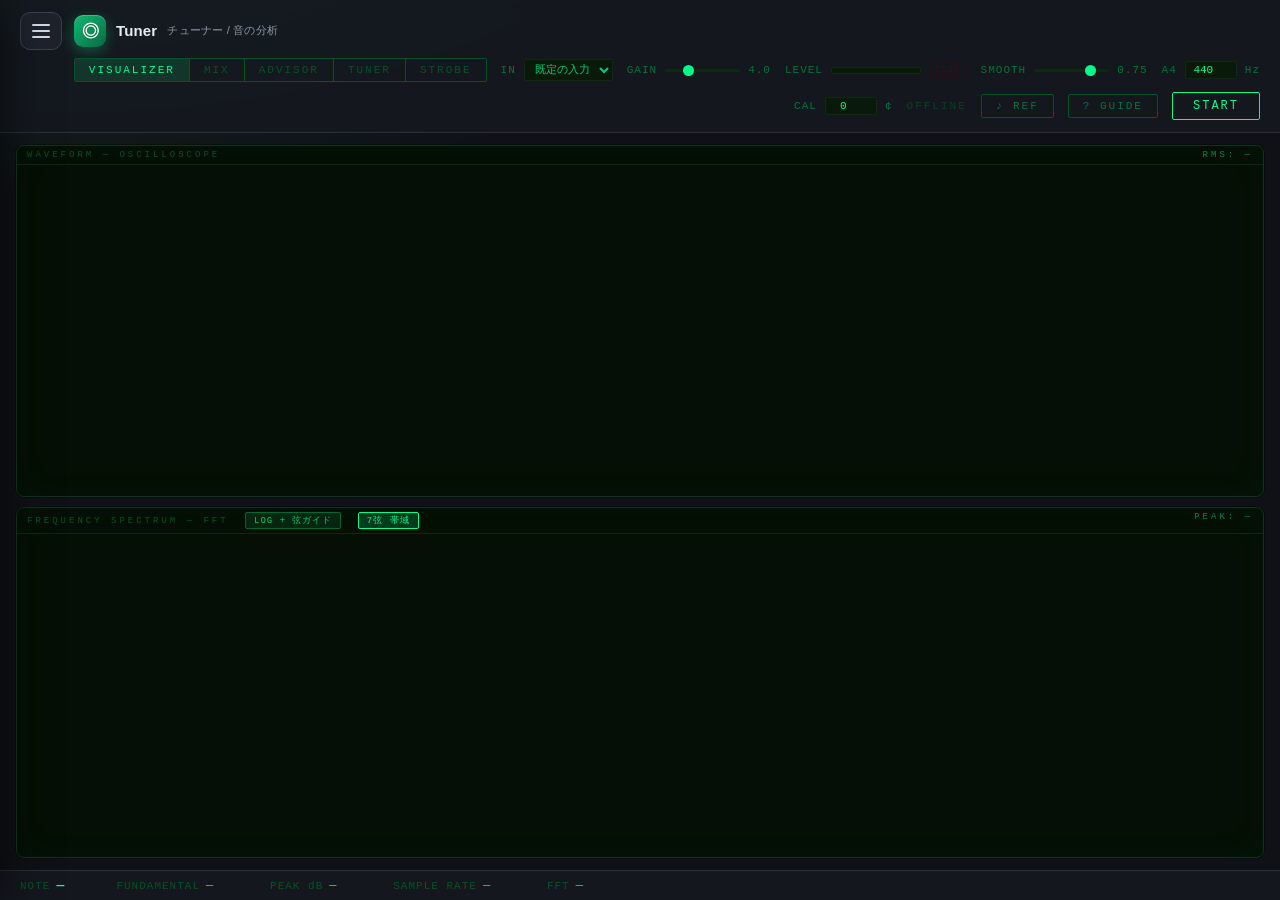
<file: tuner/index.html>
<!DOCTYPE html>
<html lang="ja" data-app="tuner">
<head>
<meta charset="UTF-8">
<meta name="viewport" content="width=device-width, initial-scale=1.0">
<title>Guitar Visualizer</title>
<style>
  * { margin: 0; padding: 0; box-sizing: border-box; }

  body {
    background: #0a0a0a;
    color: #00ff88;
    font-family: 'Courier New', monospace;
    height: 100vh;
    display: flex;
    flex-direction: column;
    overflow: hidden;
  }

  header {
    display: flex;
    align-items: center;
    justify-content: space-between;
    padding: 12px 20px;
    border-bottom: 1px solid #0d2a0d;
    flex-shrink: 0;
    background: #050f05;
    flex-wrap: wrap;
    gap: 8px 12px;
  }

  .title { font-size: 14px; letter-spacing: 4px; color: #00ff88; text-transform: uppercase; }

  .controls { display: flex; align-items: center; gap: 10px 14px; flex-wrap: wrap; justify-content: flex-end; }

  .btn {
    background: transparent;
    border: 1px solid #00ff88;
    color: #00ff88;
    padding: 6px 20px;
    font-family: 'Courier New', monospace;
    font-size: 12px;
    letter-spacing: 2px;
    cursor: pointer;
    border-radius: 2px;
    text-transform: uppercase;
  }
  .btn:hover { background: #00ff8820; }
  .btn.active { background: #00ff8830; border-color: #00ffaa; }

  .btn-help {
    background: transparent;
    border: 1px solid #005522;
    color: #007733;
    padding: 5px 14px;
    font-family: 'Courier New', monospace;
    font-size: 11px;
    letter-spacing: 2px;
    cursor: pointer;
    border-radius: 2px;
    text-transform: uppercase;
  }
  .btn-help:hover { border-color: #00aa44; color: #00cc55; background: #00ff8810; }
  .btn-help.active { border-color: #00ff88; color: #00ff88; background: #00ff8818; }

  /* ─── Cross-app nav (subtle, matches help buttons) ─── */
  .app-nav { display: flex; gap: 4px; flex-wrap: wrap; }
  .app-link {
    text-decoration: none; font-size: 10px; letter-spacing: 1px; color: #007733;
    border: 1px solid #005522; border-radius: 2px; padding: 4px 8px; text-transform: uppercase;
  }
  .app-link:hover { color: #00cc55; border-color: #00aa44; background: #00ff8810; }
  .app-link.active { color: #00ff88; border-color: #00ff88; background: #00ff8818; pointer-events: none; }

  /* ─── Mode toggle ─── */
  .mode-group {
    display: flex;
    border: 1px solid #005522;
    border-radius: 2px;
    overflow: hidden;
    flex-wrap: wrap;
    max-width: 100%;
  }
  .btn-mode {
    background: transparent;
    border: none;
    border-right: 1px solid #005522;
    color: #005522;
    padding: 5px 14px;
    font-family: 'Courier New', monospace;
    font-size: 11px;
    letter-spacing: 2px;
    cursor: pointer;
    text-transform: uppercase;
  }
  .btn-mode:last-child { border-right: none; }
  .btn-mode:hover { background: #00ff8810; color: #00aa55; }
  .btn-mode.active { background: #00ff8820; color: #00ff88; }

  .ctrl-group {
    display: flex;
    align-items: center;
    gap: 8px;
    font-size: 11px;
    color: #007733;
    letter-spacing: 1px;
  }

  .meter-bar { width: 90px; height: 7px; background: #0a1a0a; border: 1px solid #0d2a0d; border-radius: 1px; overflow: hidden; }
  .meter-fill { height: 100%; width: 0%; background: linear-gradient(to right, #00aa55, #00ff88, #aaff00, #ff4400); }
  .clip-led { font-size: 9px; letter-spacing: 1px; color: #3a1010; border: 1px solid #2a1010; border-radius: 2px; padding: 1px 5px; transition: none; }
  .clip-led.on { color: #ff5500; border-color: #ff5500; background: #ff550018; }

  input[type=range] { -webkit-appearance: none; width: 75px; height: 3px; background: #0d2a0d; border-radius: 2px; outline: none; }
  input[type=range]::-webkit-slider-thumb { -webkit-appearance: none; width: 11px; height: 11px; background: #00ff88; border-radius: 50%; cursor: pointer; }

  input[type=number] {
    width: 52px; background: #0a1a0a; border: 1px solid #0d2a0d; color: #00ff88;
    font-family: 'Courier New', monospace; font-size: 11px; padding: 2px 4px;
    border-radius: 2px; outline: none; text-align: center;
  }
  input[type=number]:focus { border-color: #00aa44; }

  .dev-select {
    background: #0a1a0a; border: 1px solid #0d2a0d; color: #00cc77;
    font-family: 'Courier New', monospace; font-size: 11px; padding: 3px 6px;
    border-radius: 2px; max-width: 170px; outline: none; cursor: pointer;
  }
  .dev-select:focus { border-color: #00aa44; }

  .status { font-size: 11px; letter-spacing: 2px; color: #004422; text-transform: uppercase; }
  .status.on { color: #00ff88; }

  /* ─── Error banner ─── */
  #errorBanner {
    display: none;
    align-items: center;
    justify-content: space-between;
    gap: 16px;
    padding: 10px 20px;
    background: #2a0d0d;
    border-bottom: 1px solid #551111;
    color: #ff8866;
    font-size: 12px;
    letter-spacing: 1px;
    flex-shrink: 0;
  }
  #errorBanner.show { display: flex; }
  #errorBanner .msg { line-height: 1.5; }
  #errorBanner .msg b { color: #ffbb99; }
  #errorBanner .dismiss {
    background: transparent; border: 1px solid #aa4433; color: #ff8866;
    font-family: 'Courier New', monospace; font-size: 11px; padding: 3px 12px;
    border-radius: 2px; cursor: pointer; flex-shrink: 0; letter-spacing: 1px;
  }
  #errorBanner .dismiss:hover { background: #ff886620; }

  /* ─── Help Panel ─── */
  #helpPanel {
    display: none;
    background: #060f06;
    border-bottom: 1px solid #0d2a0d;
    overflow-y: auto;
    max-height: 42vh;
    flex-shrink: 0;
  }
  #helpPanel.open { display: block; }

  .help-inner {
    display: grid;
    grid-template-columns: 1fr 1fr;
    gap: 0;
  }

  .help-col {
    padding: 16px 22px;
    border-right: 1px solid #0d2a0d;
  }
  .help-col:last-child { border-right: none; }

  .help-col h2 {
    font-size: 10px;
    letter-spacing: 3px;
    color: #00aa55;
    text-transform: uppercase;
    margin-bottom: 10px;
    padding-bottom: 6px;
    border-bottom: 1px solid #0d2a0d;
  }

  .help-col p {
    font-size: 12px;
    color: #007733;
    line-height: 1.75;
    margin-bottom: 10px;
  }

  .help-col .tag {
    display: inline-block;
    font-size: 10px;
    color: #00cc66;
    background: #001a0d;
    border: 1px solid #004422;
    border-radius: 2px;
    padding: 1px 7px;
    margin: 0 2px 0 0;
    letter-spacing: 1px;
    vertical-align: middle;
  }

  .help-item { margin-bottom: 9px; }
  .help-item .label {
    font-size: 10px;
    letter-spacing: 2px;
    color: #009944;
    margin-bottom: 2px;
    text-transform: uppercase;
  }
  .help-item .desc { font-size: 12px; color: #006622; line-height: 1.6; }

  .freq-table { width: 100%; border-collapse: collapse; margin: 8px 0 10px; }
  .freq-table th { font-size: 9px; letter-spacing: 2px; color: #005522; padding: 3px 6px; border-bottom: 1px solid #0d2a0d; text-align: left; font-weight: normal; }
  .freq-table td { font-size: 11px; color: #007733; padding: 3px 6px; border-bottom: 1px solid #0a1a0a; }
  .freq-table td:last-child { color: #00bb55; }
  .freq-table tr:hover td { background: #0a1a0a; }

  .band-row { display: flex; align-items: flex-start; gap: 8px; margin-bottom: 7px; }
  .band-freq { font-size: 10px; color: #00cc66; min-width: 80px; padding-top: 1px; white-space: nowrap; }
  .band-desc { font-size: 12px; color: #006622; line-height: 1.55; }

  /* ─── Visualizers ─── */
  .visualizers { flex: 1; display: flex; flex-direction: column; padding: 12px 16px; gap: 10px; overflow: hidden; }

  .panel { flex: 1; display: flex; flex-direction: column; border: 1px solid #0d2a0d; border-radius: 2px; overflow: hidden; min-height: 0; background: #050f05; }

  .panel-label {
    font-size: 9px; letter-spacing: 3px; color: #005522;
    padding: 4px 10px; border-bottom: 1px solid #0d2a0d;
    display: flex; justify-content: space-between; flex-shrink: 0; text-transform: uppercase;
  }
  .panel-label .right { color: #008844; }

  .btn-scale {
    background: #00ff8818;
    border: 1px solid #006633;
    color: #00cc66;
    font-family: 'Courier New', monospace;
    font-size: 9px;
    letter-spacing: 1px;
    padding: 1px 8px;
    margin-left: 8px;
    border-radius: 2px;
    cursor: pointer;
    text-transform: uppercase;
    vertical-align: middle;
  }
  .btn-scale:hover { border-color: #00ff88; color: #00ff88; }
  .btn-scale.on { background: #00ff8830; border-color: #00ff88; color: #00ff88; }

  canvas { width: 100%; height: 100%; display: block; }
  /* .panel は「ラベル＋キャンバス」の縦 flex。キャンバスに height:100% が効くと
     "パネル全体の高さ" になってラベルのぶん下にはみ出し、overflow:hidden で下端が切れる
     （＝Hz 目盛りや帯域の境界表示が見えなくなる）。残りの空間だけを占める flex アイテムにする。 */
  .panel > canvas { flex: 1 1 auto; height: auto; min-height: 0; }

  /* ─── Tuner Panel ─── */
  #tunerPanel {
    display: none;
    flex: 1;
    flex-direction: column;
    padding: 12px 16px;
    overflow: hidden;
  }
  #tunerPanel.active { display: flex; }

  #tunerCanvas {
    flex: 1;
    width: 100%;
    display: block;
    border: 1px solid #0d2a0d;
    border-radius: 2px;
    background: #050f05;
  }

  /* ─── MIX dashboard ─── */
  #mixPanel { display: none; flex: 1; flex-direction: column; padding: 12px 16px; gap: 10px; overflow: hidden; }
  #mixPanel.active { display: flex; }
  .mix-map-panel { flex: 1.45; }
  #mixCanvas { flex: 1; width: 100%; display: block; }
  .mix-cards { flex: 1; display: flex; gap: 10px; min-height: 0; }
  .mix-sub { flex: 1; }
  .mix-char-body { flex: 1; display: flex; flex-direction: column; padding: 10px 12px; gap: 10px; overflow: auto; }
  .mix-vibe { font-size: 18px; letter-spacing: 1px; color: #00ffaa; font-weight: bold; }
  .mix-meters { display: flex; flex-direction: column; gap: 7px; }
  .mix-meter { display: grid; grid-template-columns: 64px 1fr 30px; align-items: center; gap: 8px; font-size: 10px; color: #008844; letter-spacing: 1px; }
  .mix-meter .mtrack { height: 9px; background: #0a1a0a; border: 1px solid #0d2a0d; border-radius: 2px; overflow: hidden; }
  .mix-meter .mfill { height: 100%; width: 0%; background: linear-gradient(to right, #007733, #00ff88); }
  .mix-meter .mval { color: #00cc77; text-align: right; }

  .mix-collide-body { flex: 1; display: flex; flex-direction: column; padding: 8px 10px; gap: 7px; overflow: auto; }
  .mix-row { border: 1px solid #0d2a0d; border-left: 3px solid #006633; border-radius: 2px; padding: 6px 9px; background: #061206; }
  .mix-row.warn { border-left-color: #ffaa00; }
  .mix-row.bad  { border-left-color: #ff5500; }
  .mix-row-top { display: flex; justify-content: space-between; align-items: center; gap: 6px 8px; flex-wrap: wrap; }
  .mix-row .nm { font-size: 11px; color: #00dd88; letter-spacing: 1px; min-width: 0; }
  .mix-row .rng { font-size: 9px; color: #006622; }
  .mix-row .badge { font-size: 9px; padding: 1px 7px; border-radius: 2px; border: 1px solid #0d2a0d; color: #007733; letter-spacing: 1px; white-space: nowrap; }
  .mix-row.warn .badge { color: #ffaa00; border-color: #4a3a10; background: #2a200520; }
  .mix-row.bad  .badge { color: #ff7744; border-color: #4a1a10; background: #2a0a0520; }
  .mix-row .mtrack { height: 6px; background: #0a1a0a; border: 1px solid #0d2a0d; border-radius: 2px; overflow: hidden; margin: 4px 0; }
  .mix-row .mfill { height: 100%; width: 0%; background: #00aa55; }
  .mix-row.warn .mfill { background: #ffaa00; }
  .mix-row.bad  .mfill { background: #ff5500; }
  .mix-row .tip { font-size: 10px; color: #8fbfa0; line-height: 1.5; }
  .mix-note { font-size: 9px; color: #005522; padding: 0 10px 8px; line-height: 1.5; }
  @media (max-width: 860px) { .mix-cards { flex-direction: column; } }

  /* ─── ADVISOR mode（トーン診断） ─── */
  #advisorPanel { display: none; flex: 1; flex-direction: column; overflow: auto; }
  #advisorPanel.active { display: flex; }
  .adv-main { padding: 16px 20px; display: flex; flex-direction: column; gap: 14px; max-width: 1200px; width: 100%; margin: 0 auto; box-sizing: border-box; }
  .adv-panel { border: 1px solid #0d2a0d; border-radius: 4px; background: #050f05; padding: 14px 16px; }
  .adv-step { display: flex; align-items: center; gap: 10px; font-size: 11px; letter-spacing: 3px; color: #00aa55; text-transform: uppercase; margin-bottom: 10px; flex-wrap: wrap; }
  .adv-step .n { display: inline-flex; width: 20px; height: 20px; border-radius: 50%; background: #00ff8822; border: 1px solid #00aa55; color: #00ffaa; align-items: center; justify-content: center; font-size: 11px; letter-spacing: 0; flex-shrink: 0; }
  .adv-step .sub { font-size: 10px; letter-spacing: 1px; color: #006633; text-transform: none; }
  .target-row { display: flex; flex-wrap: wrap; gap: 8px; align-items: center; }
  .chip {
    background: transparent; border: 1px solid #006633; color: #00cc66;
    font-family: 'Courier New', monospace; font-size: 11px; letter-spacing: 1px;
    padding: 6px 12px; border-radius: 2px; cursor: pointer; text-transform: uppercase;
  }
  .chip:hover { border-color: #00ff88; color: #00ff88; }
  .chip.active { background: #00ff8820; border-color: #00ffaa; color: #00ffaa; }
  .chip.playing { background: #00ff8820; border-color: #00ffaa; color: #00ffaa; }
  .chip:disabled { opacity: 0.4; cursor: not-allowed; pointer-events: none; }
  .kw-form { display: flex; gap: 6px; flex: 1; min-width: 220px; }
  .kw-form input {
    flex: 1; background: #0a1a0a; border: 1px solid #0d2a0d; color: #00ff88;
    font-family: 'Courier New', monospace; font-size: 12px; padding: 6px 10px;
    border-radius: 2px; outline: none;
  }
  .kw-form input:focus { border-color: #00aa44; }
  /* ② 診断 */
  .diag-head { display: flex; flex-wrap: wrap; align-items: center; gap: 10px 16px; margin-bottom: 12px; }
  .verdict { font-size: 13px; font-weight: bold; letter-spacing: 2px; padding: 6px 12px; border-radius: 3px; border: 1px solid; white-space: nowrap; }
  .verdict.ok { color: #00ffaa; border-color: #00aa55; background: #00ff8814; }
  .verdict.near { color: #ffcc44; border-color: #aa8800; background: #ffaa0014; }
  .verdict.far { color: #ff8866; border-color: #aa3322; background: #ff550014; }
  .verdict.wait { color: #5fa; border-color: #0d2a0d; background: transparent; opacity: .7; }
  .headline { font-size: 14px; color: #cfe; line-height: 1.7; flex: 1; min-width: 240px; }
  .headline b { color: #00ffaa; font-weight: normal; }
  .headline .step { color: #ffcc44; }
  .meas { font-size: 10px; color: #006633; letter-spacing: 1px; display: flex; gap: 8px; align-items: center; white-space: nowrap; }
  .meas .lamp { width: 8px; height: 8px; border-radius: 50%; background: #003311; }
  .meas .lamp.g { background: #00ff88; box-shadow: 0 0 6px #00ff88; }
  .meas .lamp.y { background: #ffaa00; box-shadow: 0 0 6px #ffaa00; }
  .meas .lamp.r { background: #ff4433; }
  .diag-grid { display: grid; grid-template-columns: 3fr 2fr; gap: 18px; }
  @media (max-width: 900px) { .diag-grid { grid-template-columns: 1fr; } }
  .diag-title { font-size: 10px; letter-spacing: 2px; color: #007733; margin-bottom: 6px; }
  #eqCanvas { width: 100%; height: 210px; display: block; border: 1px solid #0d2a0d; border-radius: 3px; background: #040c04; }
  .eq-legend { display: flex; flex-wrap: wrap; gap: 4px 14px; font-size: 10px; color: #006633; margin-top: 6px; line-height: 1.5; }
  .eq-legend .more { color: #ff9955; } .eq-legend .less { color: #55aaff; } .eq-legend .base { color: #00b4ff; }
  .chars { display: flex; flex-direction: column; gap: 14px; }
  .char-head { display: flex; justify-content: space-between; gap: 8px; font-size: 11.5px; color: #00dd88; letter-spacing: 1px; margin-bottom: 5px; flex-wrap: wrap; }
  .char-head .val { color: #8fbfa0; font-size: 10.5px; letter-spacing: 0; }
  .char-head .val b { font-weight: normal; }
  .char-track { position: relative; height: 16px; background: #0a1a0a; border: 1px solid #0d2a0d; border-radius: 8px; }
  .char-track .cur { position: absolute; top: 2px; width: 10px; height: 10px; border-radius: 50%; background: #00ff88; box-shadow: 0 0 6px #00ff88; transform: translateX(-50%); transition: left .25s; }
  .char-track .tgt { position: absolute; top: -1px; width: 16px; height: 16px; border-radius: 50%; border: 2px dashed #ffaa00; transform: translateX(-50%); box-sizing: border-box; }
  .char-track .base { position: absolute; top: 3px; width: 2px; height: 8px; background: #00b4ff; transform: translateX(-50%); }
  .char-track .arrow { position: absolute; top: 5px; height: 4px; background: #ffaa0055; }
  .char-ends { display: flex; justify-content: space-between; font-size: 10px; color: #006633; margin-top: 3px; }
  /* ③ やること */
  .sug-status { font-size: 11px; color: #007733; margin-bottom: 8px; letter-spacing: 1px; min-height: 14px; }
  .act { border: 1px solid #0d2a0d; border-left: 3px solid #00aa55; border-radius: 3px; background: #061206; padding: 10px 12px; margin-bottom: 8px; }
  .act.up { border-left-color: #55aaff; } .act.down { border-left-color: #ff9955; } .act.tip { border-left-color: #00b4ff; }
  .act.minor { opacity: .75; }
  .act-top { display: flex; align-items: baseline; gap: 8px; flex-wrap: wrap; }
  .act-top .num { font-size: 16px; color: #00ffaa; font-weight: bold; min-width: 18px; }
  .act-top .title { font-size: 13px; color: #e6fff2; }
  .act-top .badge { font-size: 9px; color: #00aa55; border: 1px solid #0d2a0d; border-radius: 2px; padding: 1px 6px; letter-spacing: 1px; }
  .act-top .badge.big { color: #ff9955; border-color: #552211; }
  .act-top .badge.mid { color: #ffcc44; border-color: #554411; }
  .act-do { margin-top: 6px; font-size: 12.5px; color: #aaffdd; line-height: 1.8; }
  .act-do .knob { display: inline-block; background: #00ff8818; border: 1px solid #00aa55; border-radius: 3px; padding: 0 7px; margin: 0 2px; color: #dfffee; }
  .act-do .amt { color: #ffcc44; }
  .act-why { font-size: 11.5px; color: #8fbfa0; line-height: 1.7; margin-top: 4px; }
  .act-why .fx { color: #cfe; }
  .act-more { display: inline-block; font-size: 10.5px; color: #007733; margin-top: 5px; cursor: pointer; user-select: none; letter-spacing: 1px; }
  .act-more:hover { color: #00cc66; }
  .act-detail { display: none; font-size: 11px; color: #5f9f7a; line-height: 1.7; margin-top: 5px; padding-top: 5px; border-top: 1px dashed #0d2a0d; }
  .act.open .act-detail { display: block; }
  .term { border-bottom: 1px dotted #00aa55; cursor: help; position: relative; color: #aaffdd; }
  .term::after { content: attr(data-def); display: none; position: absolute; left: 0; top: 1.6em; z-index: 5; width: 270px; background: #0a1a0a; border: 1px solid #00aa55; border-radius: 3px; padding: 7px 9px; font-size: 11px; color: #cfe; line-height: 1.55; white-space: normal; box-shadow: 0 4px 16px #000c; letter-spacing: 0; font-weight: normal; }
  .term:hover::after, .term.on::after { display: block; }
  /* ④ Before/After */
  .snap-row { display: flex; gap: 8px; margin-top: 10px; flex-wrap: wrap; }
  .rec-row { display: flex; gap: 8px; flex-wrap: wrap; align-items: center; margin-bottom: 8px; }
  .rec-status { font-size: 12px; color: #007733; letter-spacing: 1px; }
  .btn-rec { border-color: #aa3333; color: #ff6666; }
  .btn-rec:hover { border-color: #ff6666; color: #ff8888; }
  .btn-rec.active { background: #aa333322; border-color: #ff8888; color: #ff8888; animation: recpulse 1.2s ease-in-out infinite; }
  @keyframes recpulse { 0%,100% { background:#aa333322 } 50% { background:#aa333355 } }
  .rec-hint { font-size: 10px; color: #005522; line-height: 1.6; margin-top: 6px; }
  .rec-stale { color: #ffaa00; font-size: 11px; margin-left: 6px; }
  /* 詳細データ */
  .adv-details summary { cursor: pointer; font-size: 11px; letter-spacing: 2px; color: #00aa55; padding: 4px 0; }
  .dtable { width: 100%; border-collapse: collapse; font-size: 11px; color: #8fbfa0; margin-top: 10px; }
  .dtable th, .dtable td { text-align: left; padding: 4px 8px; border-bottom: 1px solid #0d2a0d; }
  .dtable th { color: #00aa55; font-weight: normal; letter-spacing: 1px; font-size: 10px; }
  .dtable td.num { color: #cfe; font-variant-numeric: tabular-nums; text-align: right; }
  .dtable td.sm { color: #006633; font-size: 10px; }
  #specCanvas { width: 100%; height: 110px; display: block; border: 1px solid #0d2a0d; border-radius: 2px; background: #050f05; margin-top: 10px; }

  footer {
    display: flex; gap: 8px 28px; padding: 7px 20px;
    border-top: 1px solid #0d2a0d; background: #050f05;
    font-size: 11px; color: #005522; letter-spacing: 1px; flex-shrink: 0;
    flex-wrap: wrap;
  }
  .info-item { display: flex; gap: 6px; align-items: center; }
  .info-val { color: #00dd77; font-size: 12px; min-width: 36px; }
  .note-val { color: #00ffaa; font-size: 13px; font-weight: bold; min-width: 32px; }

  /* ─── Mobile / narrow layout ─── */
  @media (max-width: 860px) {
    header { flex-wrap: wrap; gap: 8px; padding: 8px 12px; }
    .title { width: 100%; font-size: 12px; letter-spacing: 2px; }
    .controls { width: 100%; gap: 8px 12px; flex-wrap: wrap; justify-content: flex-start; }
    .mode-group { order: -1; }
    .btn-mode { padding: 5px 9px; letter-spacing: 1px; font-size: 10px; }
    .dev-select { max-width: 130px; }
    input[type=range] { width: 56px; }
    .meter-bar { width: 64px; }
    .startBtn, .btn { padding: 6px 14px; }
    .help-inner { grid-template-columns: 1fr; }
    .help-col { border-right: none; border-bottom: 1px solid #0d2a0d; }
    #helpPanel { max-height: 50vh; }
    .visualizers { padding: 8px 10px; gap: 8px; }
    footer { flex-wrap: wrap; gap: 8px 18px; padding: 6px 12px; }
  }
</style>
<link rel="stylesheet" href="../ui.css">
</head>
<body>

<header>
  <div class="title ui-chip"><i class="ui-tile">◎</i><b>Tuner</b><small>チューナー / 音の分析</small></div>
  <div class="controls">
    <div class="app-nav">
      <a href="../index.html" class="app-link">🏠 Home</a>
      <a href="../tuner/index.html" class="app-link active">🎚 Tuner</a>
      <a href="../fretboard/index.html" class="app-link">🎸 Fretboard</a>
      <a href="../bookmark/index.html" class="app-link">🔖 Bookmark</a>
      <a href="../studio/index.html" class="app-link">🎹 Studio</a>
      <a href="../tuner/index.html#advisor" class="app-link">🎛 Advisor</a>
    </div>
    <div class="mode-group">
      <button class="btn-mode active" id="modeViz" onclick="switchMode('visualizer')">VISUALIZER</button>
      <button class="btn-mode" id="modeMix" onclick="switchMode('mix')">MIX</button>
      <button class="btn-mode" id="modeAdvisor" onclick="switchMode('advisor')">ADVISOR</button>
      <button class="btn-mode" id="modeTuner" onclick="switchMode('tuner')">TUNER</button>
      <button class="btn-mode" id="modeStrobe" onclick="switchMode('strobe')">STROBE</button>
    </div>
    <div class="ctrl-group">
      IN
      <select id="inputDevice" class="dev-select" onchange="onInputDeviceChange()" title="入力デバイス。オーディオIF（DI）を選ぶとマイクより格段に安定します">
        <option value="">既定の入力</option>
      </select>
    </div>
    <div class="ctrl-group">
      GAIN
      <input type="range" id="gainSlider" min="1" max="12" value="4" step="0.1">
      <span id="gainVal">4.0</span>
    </div>
    <div class="ctrl-group">
      LEVEL
      <div class="meter-bar"><div class="meter-fill" id="meterFill"></div></div>
      <span class="clip-led" id="clipLed" title="入力が大きすぎて歪んでいます。GAIN かオーディオIF側の入力を下げてください（チューナー精度も低下します）。">CLIP</span>
    </div>
    <div class="ctrl-group">
      SMOOTH
      <input type="range" id="smoothSlider" min="0" max="0.95" value="0.75" step="0.05">
      <span id="smoothVal">0.75</span>
    </div>
    <div class="ctrl-group">
      A4
      <input type="number" id="a4Input" min="430" max="450" step="0.1" value="440">
      <span>Hz</span>
    </div>
    <div class="ctrl-group">
      CAL
      <input type="number" id="calInput" min="-50" max="50" step="0.5" value="0"
        title="検出ピッチの補正(セント)。HX Stomp 等の基準より高く(シャープに)出る分を、その数値だけ下げて合わせる。+でシャープ補正。">
      <span>¢</span>
    </div>
    <div class="status" id="statusLabel">OFFLINE</div>
    <button class="btn-help" id="refBtn" onclick="toggleRefTone()" title="基準音を鳴らして耳で合わせる">♪ REF</button>
    <button class="btn-help" id="helpBtn" onclick="toggleHelp()">? GUIDE</button>
    <button class="btn" id="startBtn" onclick="toggleAudio()">START</button>
  </div>
</header>

<div id="errorBanner">
  <div class="msg" id="errorMsg"></div>
  <button class="dismiss" onclick="hideError()">✕ 閉じる</button>
</div>

<!-- Help Panel -->
<div id="helpPanel">
  <div class="help-inner">

    <!-- 左：波形 -->
    <div class="help-col">
      <h2>波形（上段） — Oscilloscope</h2>
      <p>横軸＝時間　縦軸＝振幅（音の強さ）。中央の線がゼロ（無音）。</p>

      <div class="help-item">
        <div class="label">ピッキングの強さ・一貫性</div>
        <div class="desc">弾いた瞬間に波が大きく飛び出す。何発か弾き比べて山の高さが揃っているほど、ピッキングが安定している。</div>
      </div>
      <div class="help-item">
        <div class="label">サスティン</div>
        <div class="desc">弾いた後に波形がどれだけ続くか。コンプのアタック／リリース調整や、セッティングによるサスティンの変化確認に使える。</div>
      </div>
      <div class="help-item">
        <div class="label"><span class="tag">!</span> クリッピング（歪みすぎ）</div>
        <div class="desc">波形の山が水平に切れていたらクリップ中。GAINを下げるか、ペダルの出力レベルを落とす。</div>
      </div>
      <div class="help-item">
        <div class="label">ノイズ・ハム</div>
        <div class="desc">無音時に波形がザラついていればノイズフロアが高い。アース不良・シールド問題、またはアクティブPU（EMG）のバッテリー消耗を疑う。</div>
      </div>
    </div>

    <!-- 右：FFT -->
    <div class="help-col">
      <h2>周波数スペクトラム（下段） — FFT</h2>
      <p>横軸＝周波数（左が低音→右が高音）　縦軸＝音量（dB）。山が高いほどその帯域が強く出ている。右上のボタンで <span class="tag">LOG＋弦ガイド</span> と <span class="tag">LINEAR（旧）</span> を切替。</p>
      <p><span class="tag">●</span> 黄色マーカー＝最も音量が大きい山（多くの場合は倍音）。<span class="tag" style="color:#ff7800;border-color:#aa5500">▼ f0</span> オレンジの縦線＝実際に鳴っている基音（MPM／基音検出で取得）。<span class="tag" style="color:#00b4ff;border-color:#0066aa">6E〜1E</span> 水色の縦線＝各開放弦の基音位置（LOGモードのみ）。<br>※開放弦を弾くと黄色（倍音）とオレンジ（基音）が別の山に出ることがあります。チューニングの目安はオレンジ f0 と水色ガイドの一致を見てください。</p>

      <table class="freq-table">
        <tr><th>弦</th><th>開放弦</th><th>基音</th></tr>
        <tr><td>6弦</td><td>E2</td><td>82 Hz</td></tr>
        <tr><td>5弦</td><td>A2</td><td>110 Hz</td></tr>
        <tr><td>4弦</td><td>D3</td><td>147 Hz</td></tr>
        <tr><td>3弦</td><td>G3</td><td>196 Hz</td></tr>
        <tr><td>2弦</td><td>B3</td><td>247 Hz</td></tr>
        <tr><td>1弦</td><td>E4</td><td>330 Hz</td></tr>
      </table>

      <div class="band-row"><div class="band-freq">100–300 Hz</div><div class="band-desc">ローミッド。ここが膨らみすぎると「こもった」音になる。BassTreble前にここを確認。</div></div>
      <div class="band-row"><div class="band-freq">2–4 kHz</div><div class="band-desc">プレゼンス帯。ギターの「抜け感」を左右する。HX StompのPresenceと直結。</div></div>
      <div class="band-row"><div class="band-freq">5 kHz 以上</div><div class="band-desc">ピックアタックの「カリッ」とした成分。Recto系はここが特徴的。IRのマイク位置でも大きく変化する。</div></div>
      <div class="band-row"><div class="band-freq">倍音の並び方</div><div class="band-desc">基音の2倍・3倍と規則的に山が並ぶほど芯のある音。歪みが強いと倍音が広がり全体的にフラットな山になる。EQ変更しながら見ると変化が客観的にわかる。</div></div>
    </div>

  </div>
</div>

<div class="visualizers" id="visualizersPanel">
  <div class="panel">
    <div class="panel-label">
      Waveform — Oscilloscope
      <span class="right" id="rmsLabel">RMS: —</span>
    </div>
    <canvas id="waveCanvas"></canvas>
  </div>
  <div class="panel">
    <div class="panel-label">
      <span>Frequency Spectrum — FFT
        <button class="btn-scale" id="scaleBtn" onclick="toggleFftScale()">LOG + 弦ガイド</button>
        <button class="btn-scale on" id="bandBtn" onclick="toggleBands()">7弦 帯域</button>
      </span>
      <span class="right" id="peakFreqLabel">PEAK: —</span>
    </div>
    <canvas id="fftCanvas"></canvas>
  </div>
</div>

<div id="tunerPanel">
  <canvas id="tunerCanvas"></canvas>
</div>

<!-- MIX dashboard -->
<div id="mixPanel">
  <div class="panel mix-map-panel">
    <div class="panel-label">
      Band Map — 帯域マップ（他楽器との被りが一目で分かる）
      <span class="right" id="mixVibeLabel">—</span>
    </div>
    <canvas id="mixCanvas"></canvas>
  </div>
  <div class="mix-cards">
    <div class="panel mix-sub">
      <div class="panel-label">音のキャラクター</div>
      <div class="mix-char-body">
        <div class="mix-vibe" id="mixVibe">弾いてください</div>
        <div class="mix-meters" id="mixMeters"></div>
      </div>
    </div>
    <div class="panel mix-sub">
      <div class="panel-label">他楽器との帯域被り（取り合い度）</div>
      <div class="mix-collide-body" id="mixCollide"></div>
      <div class="mix-note">※ あなたのギターが各帯域にどれだけ居るか＝住み分けの取り合いになりやすい度合い。相手の音量までは測れないため目安です。</div>
    </div>
  </div>
</div>

<!-- ADVISOR mode（トーン診断） -->
<div id="advisorPanel">
  <div class="adv-main">
    <div class="adv-panel">
      <div class="adv-step"><span class="n">1</span>目指す音 <span class="sub">— プリセットを押すか、言葉で書いて「判定」（例: もっとメタルに / 歌うソロ / Herman Li風）</span></div>
      <div class="target-row">
        <div id="presetChips"></div>
        <form class="kw-form" id="kwForm" onsubmit="return applyKeyword();">
          <input type="text" id="kwInput" placeholder="例: もっとメタルに / 歌うソロ / カッティング軽やか / Herman Li風">
          <button class="chip" type="submit">判定</button>
        </form>
      </div>
    </div>

    <div class="adv-panel">
      <div class="adv-step"><span class="n">2</span>診断 <span class="sub">— START して数秒しっかり弾くと更新されます（いつもの音量・いつもの弾き方で）</span></div>
      <div class="diag-head">
        <span class="verdict wait" id="verdict">待機中</span>
        <div class="headline" id="headline">START を押してギターを弾いてください。目標の音と比べて「何が多くて、何が足りないか」を一言でまとめます。</div>
        <div class="meas"><span class="lamp" id="measLamp"></span><span id="measTxt">入力なし</span></div>
      </div>
      <div class="diag-grid">
        <div>
          <div class="diag-title">EQ で見る差（帯域ごと）</div>
          <canvas id="eqCanvas"></canvas>
          <div class="eq-legend">
            <span class="more">▲ 線が上（オレンジ）＝目標より多い → その帯域を削る</span>
            <span class="less">▼ 線が下（ブルー）＝目標より少ない → 足す</span>
            <span class="base">⋮ 点線＝基準（保存時の音）</span>
          </div>
        </div>
        <div>
          <div class="diag-title">キャラクター（EQ 以外の3つ）</div>
          <div class="chars" id="chars"></div>
        </div>
      </div>
      <div class="snap-row">
        <button class="chip" id="snapBtn" onclick="saveBaseline()" title="今の音を記録しておくと、ツマミを動かした後に「どれだけ変わったか」を点線で比較できます">📸 今の音を基準に保存</button>
        <button class="chip" id="snapClr" onclick="clearBaseline()" style="display:none">基準クリア</button>
      </div>
    </div>

    <div class="adv-panel">
      <div class="adv-step"><span class="n">3</span>やること <span class="sub">— 効果が大きい順。HX Stomp の「どのブロックの、どのツマミを、どれくらい」。用語は点線の語をタップ/ホバーで解説</span></div>
      <div class="sug-status" id="sugStatus"></div>
      <div id="sugList"></div>
    </div>

    <div class="adv-panel">
      <div class="adv-step"><span class="n">4</span>試聴で確かめる <span class="sub">— 録音して「提案どおり EQ したらどう聞こえるか」を Before / After で比較</span></div>
      <div class="rec-row">
        <button class="chip btn-rec" id="recBtn" onclick="toggleRec()">● 録音開始</button>
        <span class="rec-status" id="recStatus">START 中に録音すると、現在の診断と目標に基づいて "AFTER" を生成します（最大20秒）。</span>
      </div>
      <div class="rec-row" id="abRow" style="display:none">
        <button class="chip" id="playBeforeBtn" onclick="playWhich('before')">▶ BEFORE</button>
        <button class="chip" id="playAfterBtn" onclick="playWhich('after')">▶ AFTER シミュレーション</button>
        <button class="chip" id="stopPlayBtn" onclick="stopPlay()">■ 停止</button>
        <button class="chip" id="regenBtn" onclick="regenerateAfter()" title="目標トーンを変えた後は再生成すると新しい目標が反映されます">♻ AFTER再生成</button>
        <span id="abInfo" class="rec-status"></span>
      </div>
      <div class="rec-hint">※ AFTER は <b>EQ（5バンド）／ローカット（締まり）／コンプ（伸び）</b> による「提案の方向」のシミュレーションです。アンプ／キャブ／IR の入れ替えや、歪み量の変化は再現しません。BEFORE/AFTER は音量を揃えて再生します。</div>
    </div>

    <details class="adv-panel adv-details" id="advDetails">
      <summary>📊 詳細データ（8軸の数値・スペクトル・AI に相談・JSON 保存）</summary>
      <table class="dtable" id="dtable"></table>
      <canvas id="specCanvas"></canvas>
      <div class="snap-row">
        <button class="chip" onclick="copyForAI('target')" title="現在値・目標・差＋提案＋プロンプトをコピー（目標に近づける相談）">📋 AI相談(目標)</button>
        <button class="chip" onclick="copyForAI('measured')" title="実測値のみ＋汎用アドバイス依頼をコピー（目標なしで音を診てもらう）">📋 AI相談(実測)</button>
        <button class="chip" onclick="exportJSON()" title="解析数値群を JSON で保存">⬇ JSON</button>
      </div>
      <div class="rec-hint">数値は 0–100 の相対指標（帯域はスペクトル全体に対するエネルギー比、締まり＝低域の重心、歪み＝倍音の多さ、伸び＝音量の変動の少なさ）。マイク/IR/部屋で絶対値はぶれるので、目標との差・基準との差で読んでください。</div>
    </details>

    <div class="rec-hint" style="margin-top:0">
      <b>使い方:</b> START → ① 目標を選ぶ → ② 数秒間しっかり弾く → ③ 上から順に1つずつ試す → ④ 気になれば録音して聴き比べ。
      <b>精度のコツ:</b> 先に「📸 基準に保存」してからツマミを動かすと、変化が点線で見えます。DI（IN セレクタでオーディオIF）入力だと安定します。提案は「方向と目安」で、絶対値ではありません。
    </div>
  </div>
</div>

<footer>
  <div class="info-item">NOTE <span class="note-val" id="noteLabel">—</span></div>
  <div class="info-item">FUNDAMENTAL <span class="info-val" id="freqLabel">—</span></div>
  <div class="info-item">PEAK dB <span class="info-val" id="peakLabel">—</span></div>
  <div class="info-item">SAMPLE RATE <span class="info-val" id="srLabel">—</span></div>
  <div class="info-item">FFT <span class="info-val" id="fftLabel">—</span></div>
</footer>

<script>
let audioCtx, analyser, gainNode, source, stream;
let refOsc = null, refGain = null, refOn = false;  // reference-tone (tune by ear)
let animId = null;
let isRunning = false;
let currentMode = 'visualizer';
let _timeBuf = null, _freqBuf = null;
let A4 = 440;  // concert-pitch reference (Hz), user-calibratable 430–450
let calCents = 0;  // detection calibration: positive = app reads this many ¢ sharp → corrected down

// Strobe state
let strobePhase = [0, 0, 0];
let strobeLastTs = null;
let strobeLastMidi = -1;
let fftScale = 'log';  // 'log' (with string guides) or 'linear' (legacy)
let showBands = true;  // 7-string EQ band-highlight overlay on the FFT

const NOTE_NAMES = ['C','C#','D','D#','E','F','F#','G','G#','A','A#','B'];

// Open-string fundamentals for the FFT reference lines (7-string standard)
const GUITAR_STRINGS = [
  { label: '7B', freq: 61.74 },
  { label: '6E', freq: 82.41 },
  { label: '5A', freq: 110.00 },
  { label: '4D', freq: 146.83 },
  { label: '3G', freq: 196.00 },
  { label: '2B', freq: 246.94 },
  { label: '1E', freq: 329.63 },
];

// 7-string fundamental range (open low B → 1st-string 24th-fret E6) and the
// EQ-decision zones drawn as the "帯域ハイライト" overlay on the FFT. Tuned to
// how a 7-string sits under an HX Stomp Parametric / Global EQ.
const SEVEN_FUND = { lo: 61.74, hi: 1318.5 };
const EQ_ZONES = [
  { lo: 60,   hi: 110,   label: '重低音',     sub: '締め',       color: '150,80,220' },
  { lo: 110,  hi: 250,   label: '低音の土台', sub: 'ベース被り', color: '70,120,255' },
  { lo: 250,  hi: 500,   label: 'こもり',     sub: '濁り',       color: '40,190,200' },
  { lo: 500,  hi: 1500,  label: '中音の芯',   sub: '太さ/抜け',  color: '0,210,120' },
  { lo: 1500, hi: 4000,  label: 'アタック',   sub: '明瞭',       color: '235,185,40' },
  { lo: 4000, hi: 7000,  label: 'ジャリ',     sub: '耳障り',     color: '235,90,55' },
  { lo: 7000, hi: 10000, label: '空気',       sub: '艶',         color: '235,120,90' },
];

// Locked-note MIDI → "which open string" label (7-string standard).
// MIDI numbers identify the note, so this is independent of the A4 calibration.
const OPEN_STRING_MIDI = { 35: '7弦 B', 40: '6弦 E', 45: '5弦 A', 50: '4弦 D', 55: '3弦 G', 59: '2弦 B', 64: '1弦 E' };

// ─── Shared pitch-detection algorithm ───
// Defined once as source so the exact same code runs in the AudioWorklet
// (off the main thread) and in the main-thread fallback for browsers
// without AudioWorklet support.
const PITCH_ALGO_SRC = `
// McLeod Pitch Method (MPM): picks the fundamental from the Normalized Square
// Difference Function. Unlike plain autocorrelation it is amplitude-normalized,
// so it resists octave errors when harmonics are strong and reports a "clarity"
// value that lets us reject noise / no-note frames.
let _scratchPrefix = null, _scratchNsdf = null;
function detectPitch(buf, sampleRate) {
  const N = buf.length;
  let rms = 0;
  for (let i = 0; i < N; i++) rms += buf[i] * buf[i];
  rms = Math.sqrt(rms / N);
  if (rms < 0.004) return -1;

  // Period range for 45–1400 Hz (45 Hz floor leaves margin for a low B / drop tunings)
  const minLag = Math.floor(sampleRate / 1400);
  const maxLag = Math.min(Math.ceil(sampleRate / 45), N - 1);

  // Prefix sums of energy let us compute the NSDF normalizer m(tau) in O(1),
  // so the only O(N·maxLag) cost is the autocorrelation itself.
  // Reuse scratch buffers across calls — this runs in the AudioWorklet (audio)
  // thread, so per-call allocation would add GC pressure and risk audio glitches.
  if (!_scratchPrefix || _scratchPrefix.length < N + 1) _scratchPrefix = new Float32Array(N + 1);
  if (!_scratchNsdf || _scratchNsdf.length < maxLag + 1) _scratchNsdf = new Float32Array(maxLag + 1);
  const prefix = _scratchPrefix;
  prefix[0] = 0;
  for (let i = 0; i < N; i++) prefix[i + 1] = prefix[i] + buf[i] * buf[i];
  const power = prefix[N];

  const nsdf = _scratchNsdf;
  for (let tau = 0; tau <= maxLag; tau++) {
    let acf = 0;
    for (let j = 0, end = N - tau; j < end; j++) acf += buf[j] * buf[j + tau];
    const m = prefix[N - tau] + (power - prefix[tau]);
    nsdf[tau] = m > 0 ? (2 * acf) / m : 0;
  }

  // Skip the main lobe at tau≈0, then collect the maximum within each positive
  // region (key maxima between positive-going zero crossings).
  let i = 1;
  while (i <= maxLag && nsdf[i] > 0) i++;

  let hi = -Infinity, hiPos = -1;
  const peaks = [];
  while (i <= maxLag) {
    while (i <= maxLag && nsdf[i] <= 0) i++;
    if (i > maxLag) break;
    let maxPos = i, maxVal = nsdf[i];
    while (i <= maxLag && nsdf[i] > 0) {
      if (nsdf[i] > maxVal) { maxVal = nsdf[i]; maxPos = i; }
      i++;
    }
    if (maxPos >= minLag) {
      peaks.push(maxPos);
      if (maxVal > hi) { hi = maxVal; hiPos = maxPos; }
    }
  }
  if (hiPos < 0 || hi < 0.5) return -1;  // low clarity → unreliable

  // First peak that clears 90% of the strongest one → the true fundamental,
  // not a louder harmonic peak further along the NSDF.
  const thresh = 0.9 * hi;
  let pos = hiPos;
  for (let k = 0; k < peaks.length; k++) {
    if (nsdf[peaks[k]] >= thresh) { pos = peaks[k]; break; }
  }

  // Parabolic interpolation around the chosen peak for sub-sample accuracy
  let T = pos;
  if (pos > minLag && pos < maxLag) {
    const x1 = nsdf[pos - 1], x2 = nsdf[pos], x3 = nsdf[pos + 1];
    const a = (x1 + x3 - 2 * x2) / 2;
    const b = (x3 - x1) / 2;
    if (a !== 0) T = pos - b / (2 * a);
  }

  const freq = sampleRate / T;
  return (freq >= 45 && freq <= 1400) ? freq : -1;
}`;

// Main-thread fallback (used only when AudioWorklet is unavailable)
let detectPitchFallback;
try {
  detectPitchFallback = (new Function(PITCH_ALGO_SRC + '\nreturn detectPitch;'))();
} catch (e) {
  detectPitchFallback = function () { return -1; };
}

// AudioWorklet processor source: same algorithm + a ring buffer that runs
// detection every HOP samples and posts the raw frequency back to the UI.
const PITCH_WORKLET_SRC = PITCH_ALGO_SRC + `
class PitchProcessor extends AudioWorkletProcessor {
  constructor(options) {
    super();
    const o = (options && options.processorOptions) || {};
    this.WINDOW = o.window || 8192;
    this.HOP = o.hop || 1024;
    this.ring = new Float32Array(this.WINDOW);
    this.snapshot = new Float32Array(this.WINDOW);
    this.writePos = 0;
    this.sinceHop = 0;
  }
  process(inputs) {
    const input = inputs[0];
    if (input && input[0]) {
      const ch = input[0];
      const W = this.WINDOW;
      for (let i = 0; i < ch.length; i++) {
        this.ring[this.writePos] = ch[i];
        this.writePos = (this.writePos + 1) % W;
      }
      this.sinceHop += ch.length;
      if (this.sinceHop >= this.HOP) {
        this.sinceHop = 0;
        for (let i = 0; i < W; i++) this.snapshot[i] = this.ring[(this.writePos + i) % W];
        this.port.postMessage(detectPitch(this.snapshot, sampleRate));
      }
    }
    return true;
  }
}
registerProcessor('pitch-processor', PitchProcessor);`;

// Latest detection results shared between the worklet message handler and the
// render loop, so rendering (rAF) is decoupled from detection cadence.
let pitchNode = null;
let useWorklet = false;
let _latestRaw = -1;
let _tunerResult = { freq: -1, midi: -1, held: false };

// ─── Pitch stabilization state ───
let _pitchHistory = [];
let _smoothFreq = -1;
let _lockedMidi = -1;
let _lockCandidate = -1;
let _lockCandidateCount = 0;
let _lastGoodTime = 0;
let _inTune = false;      // hysteretic in-tune flag (steadier than per-frame cents)
let _inputDb = -100;      // latest input RMS level (dB), set each frame in drawLoop
const _HISTORY_SIZE = 8;
const _LOCK_FRAMES = 4;   // consecutive frames to confirm a new note
const _HOLD_MS = 2000;    // keep showing last note through sustain decay / between picks
const _NOISE_GATE_DB = -52;  // below this, treat input as silence (ignore noise/hum)
const _INTUNE_ENTER = 3;  // ±cents to latch "in tune"
const _INTUNE_EXIT = 6;   // must drift past this to drop "in tune" (hysteresis)

function resetPitchState() {
  _pitchHistory = [];
  _smoothFreq = -1;
  _lockedMidi = -1;
  _lockCandidate = -1;
  _lockCandidateCount = 0;
  _lastGoodTime = 0;
  _inTune = false;
}

function updatePitch(rawFreq) {
  const now = performance.now();
  // Noise gate: below the floor, ignore detection so the needle doesn't chase
  // hum/room noise. Falls through to the hold/blank path like a real silence.
  if (rawFreq > 0 && _inputDb < _NOISE_GATE_DB) rawFreq = -1;
  // Calibration: correct a constant sharp/flat bias (e.g. vs a hardware tuner).
  // Applied once here so cents / note / in-tune / Hz readouts stay consistent.
  if (rawFreq > 0 && calCents) rawFreq *= Math.pow(2, -calCents / 1200);

  if (rawFreq < 0) {
    // Hold the last reading so the display doesn't blank during a decaying
    // sustain or in the brief gap before the next pick is detected.
    if (_lockedMidi >= 0 && now - _lastGoodTime < _HOLD_MS) {
      return { freq: _smoothFreq, midi: _lockedMidi, held: true, inTune: false };
    }
    resetPitchState();
    return { freq: -1, midi: -1, inTune: false };
  }
  _lastGoodTime = now;

  _pitchHistory.push(rawFreq);
  if (_pitchHistory.length > _HISTORY_SIZE) _pitchHistory.shift();

  const sorted = [..._pitchHistory].sort((a, b) => a - b);
  const medFreq = sorted[Math.floor(sorted.length / 2)];

  // If buffer has ≥3 entries, reject if spread > 120 cents (signal is chaotic)
  if (_pitchHistory.length >= 3) {
    const spreadCents = 1200 * Math.log2(sorted[sorted.length - 1] / sorted[0]);
    if (spreadCents > 120) {
      return { freq: _smoothFreq > 0 ? _smoothFreq : -1, midi: _lockedMidi, inTune: _inTune };
    }
  }

  // Adaptive EMA: damp harder when already sitting near the locked note so the
  // needle settles and stays put ("ピタッと止まる"); stay responsive when far.
  let damp = 0.65;
  if (_lockedMidi >= 0 && _smoothFreq > 0) {
    const prevCents = Math.abs((12 * Math.log2(_smoothFreq / A4) + 69 - _lockedMidi) * 100);
    if (prevCents <= _INTUNE_ENTER) damp = 0.86;
    else if (prevCents <= 12) damp = 0.78;
  }
  _smoothFreq = _smoothFreq < 0 ? medFreq : _smoothFreq * damp + medFreq * (1 - damp);

  // Note locking: only change displayed note after _LOCK_FRAMES consistent frames
  const detectedMidi = Math.round(12 * Math.log2(_smoothFreq / A4) + 69);
  if (detectedMidi === _lockedMidi) {
    _lockCandidate = -1;
    _lockCandidateCount = 0;
  } else if (detectedMidi === _lockCandidate) {
    _lockCandidateCount++;
    if (_lockCandidateCount >= _LOCK_FRAMES) {
      _lockedMidi = detectedMidi;
      _lockCandidate = -1;
      _lockCandidateCount = 0;
    }
  } else {
    _lockCandidate = detectedMidi;
    _lockCandidateCount = 1;
  }

  // In-tune flag with hysteresis: latch within ±3¢, only release past ±6¢.
  if (_lockedMidi >= 0) {
    const cents = Math.abs((12 * Math.log2(_smoothFreq / A4) + 69 - _lockedMidi) * 100);
    if (!_inTune && cents <= _INTUNE_ENTER) _inTune = true;
    else if (_inTune && cents > _INTUNE_EXIT) _inTune = false;
  } else {
    _inTune = false;
  }

  return { freq: _smoothFreq, midi: _lockedMidi, inTune: _inTune };
}

function freqToNote(f) {
  if (!f || f < 20) return '—';
  const midi = Math.round(12 * Math.log2(f / A4) + 69);
  const oct = Math.floor(midi / 12) - 1;
  return NOTE_NAMES[((midi % 12) + 12) % 12] + oct;
}

function detectPeak(freqData, sampleRate, fftSize) {
  const binHz = sampleRate / fftSize;
  const lo = Math.floor(45 / binHz);
  const hi = Math.min(Math.floor(1400 / binHz), freqData.length - 1);
  let maxDb = -Infinity, maxIdx = lo;
  for (let i = lo; i <= hi; i++) {
    if (freqData[i] > maxDb) { maxDb = freqData[i]; maxIdx = i; }
  }
  return maxDb > -70 ? { freq: maxIdx * binHz, db: maxDb } : null;
}

// ─── Mode switching ───
function switchMode(mode) {
  currentMode = mode;
  document.getElementById('modeViz').classList.toggle('active', mode === 'visualizer');
  document.getElementById('modeMix').classList.toggle('active', mode === 'mix');
  document.getElementById('modeAdvisor').classList.toggle('active', mode === 'advisor');
  document.getElementById('modeTuner').classList.toggle('active', mode === 'tuner');
  document.getElementById('modeStrobe').classList.toggle('active', mode === 'strobe');
  document.getElementById('visualizersPanel').style.display = mode === 'visualizer' ? '' : 'none';
  document.getElementById('mixPanel').classList.toggle('active', mode === 'mix');
  document.getElementById('advisorPanel').classList.toggle('active', mode === 'advisor');
  if (mode === 'advisor' && typeof renderEQ === 'function') setTimeout(renderEQ, 60);  // canvas was display:none → redraw once visible
  document.getElementById('tunerPanel').classList.toggle('active', mode === 'tuner' || mode === 'strobe');
  if (mode !== 'advisor' && typeof stopPlay === 'function') stopPlay();  // stop A/B audition when leaving advisor
  if (mode !== 'visualizer') {
    document.getElementById('helpPanel').classList.remove('open');
    document.getElementById('helpBtn').classList.remove('active');
    resetPitchState();
    _tunerResult = { freq: -1, midi: -1, held: false };
  } else if (refOn) {
    stopRefTone();
  }
  if (mode !== 'strobe') {
    strobePhase = [0, 0, 0];
    strobeLastTs = null;
    strobeLastMidi = -1;
  }
  if (typeof saveSettings === 'function') saveSettings();
}

function toggleFftScale() {
  fftScale = fftScale === 'log' ? 'linear' : 'log';
  document.getElementById('scaleBtn').textContent =
    fftScale === 'log' ? 'LOG + 弦ガイド' : 'LINEAR (旧)';
  if (typeof saveSettings === 'function') saveSettings();
}

function toggleBands() {
  showBands = !showBands;
  document.getElementById('bandBtn').classList.toggle('on', showBands);
  if (typeof saveSettings === 'function') saveSettings();
}

function toggleHelp() {
  if (currentMode !== 'visualizer') return;
  const panel = document.getElementById('helpPanel');
  const btn = document.getElementById('helpBtn');
  panel.classList.toggle('open');
  btn.classList.toggle('active');
}

function midiToFreq(midi) {
  return A4 * Math.pow(2, (midi - 69) / 12);
}

// ─── Tuner canvas ───
function drawTuner(freq, lockedMidi, held, inTuneFlag) {
  const c = document.getElementById('tunerCanvas');
  const { ctx, W, H } = prepCanvas(c);

  ctx.globalAlpha = 1;
  ctx.fillStyle = '#050f05';
  ctx.fillRect(0, 0, W, H);

  if (freq < 0 || lockedMidi < 0) {
    ctx.fillStyle = '#003319';
    ctx.font = `bold ${Math.floor(H * 0.18)}px Courier New`;
    ctx.textAlign = 'center';
    ctx.textBaseline = 'middle';
    ctx.fillText('—', W / 2, H * 0.38);
    ctx.font = `${Math.floor(H * 0.04)}px Courier New`;
    ctx.fillStyle = '#002211';
    ctx.fillText('WAITING FOR INPUT', W / 2, H * 0.58);
    ctx.textBaseline = 'alphabetic';
    return;
  }

  // While holding a decayed note, mark it and dim the readout
  if (held) {
    ctx.fillStyle = '#666600';
    ctx.font = `${Math.floor(H * 0.04)}px Courier New`;
    ctx.textAlign = 'center';
    ctx.textBaseline = 'top';
    ctx.fillText('— HOLD —', W / 2, H * 0.02);
    ctx.globalAlpha = 0.5;
  }

  // Use lockedMidi for note name (stable), smoothFreq for cents (responsive)
  const midi = 12 * Math.log2(freq / A4) + 69;
  const cents = (midi - lockedMidi) * 100;
  const noteIdx = ((lockedMidi % 12) + 12) % 12;
  const noteName = NOTE_NAMES[noteIdx];
  const oct = Math.floor(lockedMidi / 12) - 1;
  const targetFreq = midiToFreq(lockedMidi);
  const absCents = Math.abs(cents);
  // Prefer the hysteretic flag from updatePitch (steadier); fall back to per-frame.
  const inTune = (inTuneFlag !== undefined) ? inTuneFlag : (absCents <= 3);

  let noteColor;
  if (inTune)              noteColor = '#00ffaa';
  else if (absCents <= 10) noteColor = '#aaff00';
  else if (absCents <= 25) noteColor = '#ffaa00';
  else                     noteColor = '#ff5500';

  // Note name
  ctx.textAlign = 'center';
  ctx.textBaseline = 'middle';
  ctx.fillStyle = noteColor;
  ctx.font = `bold ${Math.floor(H * 0.3)}px Courier New`;
  ctx.fillText(noteName, W / 2 - Math.floor(H * 0.055), H * 0.29);

  ctx.font = `bold ${Math.floor(H * 0.12)}px Courier New`;
  ctx.fillStyle = noteColor + 'aa';
  ctx.textBaseline = 'top';
  ctx.textAlign = 'left';
  ctx.fillText(oct, W / 2 + Math.floor(H * 0.1), H * 0.09);

  // Which open string (7-string standard) — quick "what am I tuning" hint
  const stringLabel = OPEN_STRING_MIDI[lockedMidi];
  if (stringLabel) {
    ctx.textAlign = 'right';
    ctx.textBaseline = 'top';
    ctx.fillStyle = '#00b4ff';
    ctx.font = `${Math.floor(H * 0.05)}px Courier New`;
    ctx.fillText('◆ ' + stringLabel, W - 14, H * 0.06);
  }

  // Hz info
  ctx.textBaseline = 'alphabetic';
  ctx.textAlign = 'center';
  ctx.fillStyle = '#007733';
  ctx.font = `${Math.floor(H * 0.042)}px Courier New`;
  ctx.fillText(freq.toFixed(1) + ' Hz  →  target ' + targetFreq.toFixed(1) + ' Hz', W / 2, H * 0.525);

  // Cents bar
  const barW = Math.min(W * 0.7, 680);
  const barH = Math.max(14, Math.floor(H * 0.055));
  const barX = (W - barW) / 2;
  const barY = H * 0.585;
  const barMid = W / 2;

  ctx.fillStyle = '#0a1a0a';
  ctx.beginPath();
  ctx.roundRect(barX, barY, barW, barH, barH / 2);
  ctx.fill();
  ctx.strokeStyle = '#0d2a0d';
  ctx.lineWidth = 1;
  ctx.stroke();

  // Tick marks at ±10, ±20, ±30, ±40, ±50
  ctx.strokeStyle = '#0d350d';
  ctx.lineWidth = 1;
  [-50,-40,-30,-20,-10,0,10,20,30,40,50].forEach(t => {
    const tx = barMid + (t / 50) * (barW / 2);
    ctx.beginPath();
    ctx.moveTo(tx, barY - (t === 0 ? 6 : 3));
    ctx.lineTo(tx, barY);
    ctx.stroke();
  });

  // Center axis
  ctx.strokeStyle = '#005522';
  ctx.lineWidth = 1.5;
  ctx.beginPath();
  ctx.moveTo(barMid, barY - 9);
  ctx.lineTo(barMid, barY + barH + 9);
  ctx.stroke();

  // Fill strip
  const clampedCents = Math.max(-50, Math.min(50, cents));
  const markerX = barMid + (clampedCents / 50) * (barW / 2);
  const fillW = Math.abs(markerX - barMid);
  if (fillW > 1) {
    ctx.save();
    ctx.beginPath();
    ctx.roundRect(barX, barY, barW, barH, barH / 2);
    ctx.clip();
    ctx.fillStyle = noteColor + '30';
    ctx.fillRect(cents < 0 ? markerX : barMid, barY, fillW, barH);
    ctx.restore();
  }

  // Marker dot + glow
  const markerY = barY + barH / 2;
  const dotR = barH * 0.72;
  ctx.beginPath();
  ctx.arc(markerX, markerY, dotR + 4, 0, Math.PI * 2);
  ctx.fillStyle = noteColor + '28';
  ctx.fill();
  ctx.beginPath();
  ctx.arc(markerX, markerY, dotR, 0, Math.PI * 2);
  ctx.fillStyle = noteColor;
  ctx.fill();

  // FLAT / SHARP labels
  ctx.font = `${Math.floor(H * 0.032)}px Courier New`;
  ctx.textBaseline = 'middle';
  ctx.fillStyle = '#004422';
  ctx.textAlign = 'right';
  ctx.fillText('FLAT', barX - 10, barY + barH / 2);
  ctx.textAlign = 'left';
  ctx.fillText('SHARP', barX + barW + 10, barY + barH / 2);

  // Cents number
  ctx.fillStyle = noteColor;
  ctx.font = `bold ${Math.floor(H * 0.075)}px Courier New`;
  ctx.textAlign = 'center';
  ctx.textBaseline = 'alphabetic';
  ctx.fillText((cents >= 0 ? '+' : '') + cents.toFixed(1) + ' ¢', W / 2, H * 0.835);

  // IN TUNE badge
  if (inTune) {
    const bw = Math.floor(H * 0.5);
    const bh = Math.floor(H * 0.068);
    const bx = (W - bw) / 2;
    const by = H * 0.885;
    ctx.strokeStyle = '#00ffaa';
    ctx.lineWidth = 1;
    ctx.strokeRect(bx, by, bw, bh);
    ctx.fillStyle = '#00ffaa18';
    ctx.fillRect(bx, by, bw, bh);
    ctx.fillStyle = '#00ffaa';
    ctx.font = `${Math.floor(H * 0.037)}px Courier New`;
    ctx.textBaseline = 'middle';
    ctx.fillText('IN TUNE', W / 2, by + bh / 2);
  }

  ctx.globalAlpha = 1;
}

// ─── Strobe canvas ───
// Phase accumulates at (beatFreq × multiplier) Hz.
// When beatFreq → 0 (in tune), all rings stop rotating.
function drawStrobe(freq, lockedMidi, held) {
  const c = document.getElementById('tunerCanvas');
  const { ctx, W, H } = prepCanvas(c);

  const now = performance.now();
  const dt = strobeLastTs !== null ? Math.min((now - strobeLastTs) / 1000, 0.05) : 0;
  strobeLastTs = now;

  ctx.globalAlpha = 1;
  ctx.fillStyle = '#050f05';
  ctx.fillRect(0, 0, W, H);

  const cx = W / 2;
  const cy = H * 0.42;
  const baseR = Math.min(W * 0.32, H * 0.35);

  if (freq < 0 || lockedMidi < 0) {
    _drawStrobeRing(ctx, cx, cy, baseR * 0.94, baseR * 0.16, 24, 0, '#001a0d');
    _drawStrobeRing(ctx, cx, cy, baseR * 0.72, baseR * 0.14, 16, 0, '#001a0d');
    _drawStrobeRing(ctx, cx, cy, baseR * 0.50, baseR * 0.13, 12, 0, '#001a0d');
    ctx.fillStyle = '#002211';
    ctx.textAlign = 'center';
    ctx.textBaseline = 'middle';
    ctx.font = `bold ${Math.floor(baseR * 0.25)}px Courier New`;
    ctx.fillText('—', cx, cy);
    ctx.font = `${Math.floor(H * 0.038)}px Courier New`;
    ctx.textBaseline = 'alphabetic';
    ctx.fillText('WAITING FOR INPUT', cx, H * 0.84);
    return;
  }

  if (held) {
    ctx.fillStyle = '#666600';
    ctx.font = `${Math.floor(H * 0.035)}px Courier New`;
    ctx.textAlign = 'center';
    ctx.textBaseline = 'top';
    ctx.fillText('— HOLD —', cx, H * 0.02);
    ctx.globalAlpha = 0.5;
  }

  const midi = 12 * Math.log2(freq / A4) + 69;
  const cents = (midi - lockedMidi) * 100;
  const noteIdx = ((lockedMidi % 12) + 12) % 12;
  const noteName = NOTE_NAMES[noteIdx];
  const oct = Math.floor(lockedMidi / 12) - 1;
  const targetFreq = midiToFreq(lockedMidi);
  const beatFreq = freq - targetFreq;
  const absCents = Math.abs(cents);
  const inTune = absCents <= 1;

  if (lockedMidi !== strobeLastMidi) {
    strobePhase = [0, 0, 0];
    strobeLastMidi = lockedMidi;
  }

  // Which open string (7-string standard) — quick "what am I tuning" hint
  const stringLabel = OPEN_STRING_MIDI[lockedMidi];
  if (stringLabel) {
    ctx.textAlign = 'right';
    ctx.textBaseline = 'top';
    ctx.fillStyle = '#00b4ff';
    ctx.font = `${Math.floor(H * 0.04)}px Courier New`;
    ctx.fillText('◆ ' + stringLabel, W - 12, H * 0.04);
  }

  // Inner ×1 (most precise: barely moves when close to in tune)
  // Middle ×2, Outer ×4 (coarse: good for gross tuning)
  strobePhase[0] += 2 * Math.PI * beatFreq * dt;
  strobePhase[1] += 2 * Math.PI * beatFreq * dt * 2;
  strobePhase[2] += 2 * Math.PI * beatFreq * dt * 4;

  let noteColor;
  if (inTune)              noteColor = '#00ffaa';
  else if (absCents <= 5)  noteColor = '#aaff00';
  else if (absCents <= 15) noteColor = '#ffaa00';
  else                     noteColor = '#ff5500';

  // Outer first so inner rings draw on top
  _drawStrobeRing(ctx, cx, cy, baseR * 0.94, baseR * 0.16, 24, strobePhase[2], noteColor);
  _drawStrobeRing(ctx, cx, cy, baseR * 0.72, baseR * 0.14, 16, strobePhase[1], noteColor);
  _drawStrobeRing(ctx, cx, cy, baseR * 0.50, baseR * 0.13, 12, strobePhase[0], noteColor);

  // Multiplier labels (right side)
  ctx.fillStyle = '#004422';
  ctx.font = `${Math.floor(baseR * 0.09)}px Courier New`;
  ctx.textAlign = 'left';
  ctx.textBaseline = 'middle';
  const lx = cx + baseR * 0.99;
  ctx.fillText('×4', lx, cy - baseR * 0.115);
  ctx.fillText('×2', lx, cy);
  ctx.fillText('×1', lx, cy + baseR * 0.115);

  // Direction hints: left = FLAT (↺ counterclockwise), right = SHARP (↻ clockwise)
  // The active side lights up in noteColor so the user can see which way is which.
  const flatLit  = cents < -1;
  const sharpLit = cents >  1;
  const hSz = Math.floor(Math.min(baseR * 0.1, 13));
  ctx.textBaseline = 'middle';
  ctx.font = `bold ${hSz}px Courier New`;
  ctx.textAlign = 'left';
  ctx.fillStyle = flatLit ? noteColor : '#002a11';
  ctx.fillText('↺  FLAT', 10, cy);
  ctx.textAlign = 'right';
  ctx.fillStyle = sharpLit ? noteColor : '#002a11';
  ctx.fillText('SHARP  ↻', W - 10, cy);

  // Center circle (covers ring centers)
  ctx.globalAlpha = held ? 0.5 : 1;
  ctx.beginPath();
  ctx.arc(cx, cy, baseR * 0.32, 0, Math.PI * 2);
  ctx.fillStyle = '#050f05';
  ctx.fill();
  ctx.strokeStyle = '#0d2a0d';
  ctx.lineWidth = 1;
  ctx.stroke();

  ctx.fillStyle = noteColor;
  ctx.font = `bold ${Math.floor(baseR * 0.24)}px Courier New`;
  ctx.textAlign = 'center';
  ctx.textBaseline = 'middle';
  ctx.fillText(noteName + oct, cx, cy);

  ctx.globalAlpha = 1;
  ctx.textBaseline = 'alphabetic';
  ctx.fillStyle = '#007733';
  ctx.font = `${Math.floor(H * 0.038)}px Courier New`;
  ctx.fillText(freq.toFixed(2) + ' Hz  →  target ' + targetFreq.toFixed(2) + ' Hz', cx, H * 0.83);

  ctx.fillStyle = noteColor;
  ctx.font = `bold ${Math.floor(H * 0.065)}px Courier New`;
  ctx.fillText((cents >= 0 ? '+' : '') + cents.toFixed(2) + ' ¢', cx, H * 0.93);

  if (inTune) {
    ctx.fillStyle = '#00ffaa';
    ctx.font = `${Math.floor(H * 0.033)}px Courier New`;
    ctx.fillText('◆  IN TUNE  ◆', cx, H * 0.98);
  }
}

function _drawStrobeRing(ctx, cx, cy, r, w, numSegments, phase, color) {
  // Dark track (always visible to show ring structure)
  ctx.beginPath();
  ctx.arc(cx, cy, r + w / 2, 0, Math.PI * 2);
  ctx.arc(cx, cy, r - w / 2, Math.PI * 2, 0, true);
  ctx.closePath();
  ctx.fillStyle = '#0a1a0a';
  ctx.fill();

  // Lit segments: every other one rotates with phase
  const seg = (2 * Math.PI) / numSegments;
  for (let i = 0; i < numSegments; i += 2) {
    const s = phase + i * seg;
    ctx.beginPath();
    ctx.arc(cx, cy, r + w / 2, s, s + seg);
    ctx.arc(cx, cy, r - w / 2, s + seg, s, true);
    ctx.closePath();
    ctx.fillStyle = color;
    ctx.fill();
  }
}

async function toggleAudio() {
  if (isRunning) stopAudio(); else await startAudio();
}

// Reference tone: plays the currently locked target pitch so the player can
// tune by ear. Best used with headphones (speaker output can leak into the mic).
function toggleRefTone() {
  if (!isRunning || !audioCtx) {
    showError('先に <b>START</b> でオーディオを開始してください。');
    return;
  }
  if (currentMode === 'visualizer') return;
  if (refOn) { stopRefTone(); return; }
  refOsc = audioCtx.createOscillator();
  refGain = audioCtx.createGain();
  refOsc.type = 'sine';
  refGain.gain.value = 0.12;
  refOsc.connect(refGain);
  refGain.connect(audioCtx.destination);
  const target = _tunerResult.midi >= 0 ? midiToFreq(_tunerResult.midi) : A4;
  refOsc.frequency.setValueAtTime(target, audioCtx.currentTime);
  refOsc.start();
  refOn = true;
  document.getElementById('refBtn').classList.add('active');
}

function stopRefTone() {
  if (refOsc) { try { refOsc.stop(); refOsc.disconnect(); } catch (e) {} }
  if (refGain) { try { refGain.disconnect(); } catch (e) {} }
  refOsc = refGain = null;
  refOn = false;
  document.getElementById('refBtn').classList.remove('active');
}

function describeMediaError(e) {
  switch (e && e.name) {
    case 'NotAllowedError':
    case 'PermissionDeniedError':
      return 'マイク/オーディオ入力が<b>ブロックされています</b>。ブラウザのアドレスバーのマイク許可を「許可」に変更して、もう一度 START を押してください。';
    case 'NotFoundError':
    case 'DevicesNotFoundError':
      return '入力デバイスが<b>見つかりません</b>。オーディオIF／マイクが接続・認識されているか確認してください。';
    case 'NotReadableError':
    case 'TrackStartError':
      return '入力デバイスを<b>他のアプリが使用中</b>の可能性があります（DAW・配信ソフト等）。それらを閉じてから再試行してください。';
    case 'OverconstrainedError':
      return '指定した入力条件にデバイスが対応していません。別の入力デバイスでお試しください。';
    case 'SecurityError':
      return 'セキュリティ制約により入力を取得できません。<b>https</b> もしくは <b>localhost</b> 経由で開いてください。';
    default:
      return 'オーディオ入力を開始できませんでした。<b>' + ((e && e.name) || 'Error') + '</b>: ' + ((e && e.message) || '');
  }
}

async function startAudio() {
  hideError();
  // getUserMedia requires a secure context (https / localhost / file).
  if (!navigator.mediaDevices || !navigator.mediaDevices.getUserMedia) {
    showError('このブラウザ環境ではオーディオ入力を利用できません。<b>https</b> もしくは <b>localhost</b> 経由で、対応ブラウザ（Chrome / Edge / Safari 等）で開いてください。');
    return;
  }
  try {
    const wantId = document.getElementById('inputDevice').value;
    const audioConstraints = { echoCancellation: false, noiseSuppression: false, autoGainControl: false };
    if (wantId) audioConstraints.deviceId = { exact: wantId };
    stream = await navigator.mediaDevices.getUserMedia({ audio: audioConstraints });
    // Permission is now granted → device labels become available; refresh the picker.
    refreshInputDevices();
    requestWakeLock();
    audioCtx = new (window.AudioContext || window.webkitAudioContext)();
    if (audioCtx.state === 'suspended') await audioCtx.resume();
    analyser = audioCtx.createAnalyser();
    analyser.fftSize = 8192;  // ~185ms window: enough periods to resolve a low B (61.7 Hz)
    analyser.smoothingTimeConstant = parseFloat(document.getElementById('smoothSlider').value);
    gainNode = audioCtx.createGain();
    gainNode.gain.value = parseFloat(document.getElementById('gainSlider').value);
    source = audioCtx.createMediaStreamSource(stream);
    source.connect(gainNode);
    gainNode.connect(analyser);

    _timeBuf = new Float32Array(analyser.fftSize);
    _freqBuf = new Float32Array(analyser.frequencyBinCount);

    // Run pitch detection off the main thread when possible.
    useWorklet = false;
    if (audioCtx.audioWorklet) {
      try {
        const blob = new Blob([PITCH_WORKLET_SRC], { type: 'application/javascript' });
        const url = URL.createObjectURL(blob);
        await audioCtx.audioWorklet.addModule(url);
        URL.revokeObjectURL(url);
        pitchNode = new AudioWorkletNode(audioCtx, 'pitch-processor', {
          numberOfInputs: 1, numberOfOutputs: 1, outputChannelCount: [1],
          processorOptions: { window: analyser.fftSize, hop: 1024 }
        });
        pitchNode.port.onmessage = onPitch;
        gainNode.connect(pitchNode);
        pitchNode.connect(audioCtx.destination);  // outputs silence; keeps the node pulled
        useWorklet = true;
      } catch (e) {
        useWorklet = false;  // fall back to main-thread detection in drawLoop
      }
    }

    document.getElementById('srLabel').textContent = audioCtx.sampleRate + ' Hz';
    document.getElementById('fftLabel').textContent = analyser.fftSize;
    document.getElementById('startBtn').textContent = 'STOP';
    document.getElementById('startBtn').classList.add('active');
    document.getElementById('statusLabel').textContent = 'LIVE';
    document.getElementById('statusLabel').classList.add('on');
    isRunning = true;
    drawLoop();
  } catch(e) {
    // Roll back any partially-created audio graph so a retry starts clean.
    if (stream) { try { stream.getTracks().forEach(t => t.stop()); } catch (_) {} }
    if (audioCtx) { try { audioCtx.close(); } catch (_) {} }
    stream = audioCtx = analyser = gainNode = source = pitchNode = null;
    // Chosen device is gone/unsupported → fall back to default so the next START works.
    if (e && e.name === 'OverconstrainedError') {
      document.getElementById('inputDevice').value = '';
      saveSettings();
    }
    showError(describeMediaError(e));
  }
}

// ─── Input device picker (#1: let the user pick an audio interface = DI) ───
async function refreshInputDevices() {
  if (!navigator.mediaDevices || !navigator.mediaDevices.enumerateDevices) return;
  let devices;
  try { devices = await navigator.mediaDevices.enumerateDevices(); } catch (e) { return; }
  const sel = document.getElementById('inputDevice');
  const prev = sel.value;
  const inputs = devices.filter(d => d.kind === 'audioinput' && d.deviceId);
  let html = '<option value="">既定の入力</option>';
  inputs.forEach((d, i) => {
    const label = d.label || ('入力 ' + (i + 1));
    html += '<option value="' + d.deviceId + '">' + label.replace(/</g, '&lt;') + '</option>';
  });
  // Preserve a saved/selected id that isn't enumerated yet (e.g. before the
  // first permission grant) so the choice survives until START.
  const known = inputs.some(d => d.deviceId === prev);
  if (prev && !known) html += '<option value="' + prev + '">保存した入力デバイス</option>';
  sel.innerHTML = html;
  sel.value = prev || '';
}

function onInputDeviceChange() {
  saveSettings();
  if (isRunning) { stopAudio(); startAudio(); }   // re-open on the newly chosen device
}

// ─── Wake Lock (#2: keep the screen awake while tuning) ───
let _wakeLock = null;
async function requestWakeLock() {
  if (!('wakeLock' in navigator)) return;
  try {
    _wakeLock = await navigator.wakeLock.request('screen');
    _wakeLock.addEventListener('release', () => { _wakeLock = null; });
  } catch (e) { _wakeLock = null; }   // denied / unsupported → silently ignore
}
function releaseWakeLock() {
  if (_wakeLock) { try { _wakeLock.release(); } catch (e) {} _wakeLock = null; }
}
// Screen wake locks drop when the tab is hidden; re-acquire when it returns.
document.addEventListener('visibilitychange', () => {
  if (document.visibilityState === 'visible' && isRunning && !_wakeLock) requestWakeLock();
});

function showError(html) {
  document.getElementById('errorMsg').innerHTML = html;
  document.getElementById('errorBanner').classList.add('show');
}
function hideError() {
  document.getElementById('errorBanner').classList.remove('show');
}

function stopAudio() {
  if (animId) { cancelAnimationFrame(animId); animId = null; }
  releaseWakeLock();
  // Stop an in-progress Advisor recording (it processes what was captured).
  if (typeof mediaRecorder !== 'undefined' && mediaRecorder && mediaRecorder.state !== 'inactive') {
    try { mediaRecorder.stop(); } catch (_) {}
  }
  if (refOn) stopRefTone();
  if (pitchNode) { pitchNode.port.onmessage = null; try { pitchNode.disconnect(); } catch (e) {} }
  if (stream) stream.getTracks().forEach(t => t.stop());
  if (audioCtx) audioCtx.close();
  stream = audioCtx = analyser = gainNode = source = pitchNode = null;
  useWorklet = false;
  _timeBuf = _freqBuf = null;
  _latestRaw = -1;
  _tunerResult = { freq: -1, midi: -1, held: false };
  isRunning = false;
  resetPitchState();
  strobePhase = [0, 0, 0];
  strobeLastTs = null;
  strobeLastMidi = -1;
  document.getElementById('startBtn').textContent = 'START';
  document.getElementById('startBtn').classList.remove('active');
  document.getElementById('statusLabel').textContent = 'OFFLINE';
  document.getElementById('statusLabel').classList.remove('on');
  document.getElementById('meterFill').style.width = '0%';
  _clipUntil = 0;
  document.getElementById('clipLed').classList.remove('on');
  ['waveCanvas','fftCanvas','tunerCanvas'].forEach(id => {
    const c = document.getElementById(id);
    c.getContext('2d').clearRect(0, 0, c.width, c.height);
  });
  ['noteLabel','freqLabel','peakLabel'].forEach(id => document.getElementById(id).textContent = '—');
}

document.getElementById('gainSlider').addEventListener('input', function() {
  document.getElementById('gainVal').textContent = parseFloat(this.value).toFixed(1);
  if (gainNode) gainNode.gain.value = parseFloat(this.value);
});
document.getElementById('smoothSlider').addEventListener('input', function() {
  document.getElementById('smoothVal').textContent = parseFloat(this.value).toFixed(2);
  if (analyser) analyser.smoothingTimeConstant = parseFloat(this.value);
});
document.getElementById('a4Input').addEventListener('change', function() {
  let v = parseFloat(this.value);
  if (!isFinite(v)) v = 440;
  v = Math.max(430, Math.min(450, Math.round(v * 10) / 10));
  this.value = v;
  A4 = v;
});
document.getElementById('calInput').addEventListener('change', function() {
  let v = parseFloat(this.value);
  if (!isFinite(v)) v = 0;
  v = Math.max(-50, Math.min(50, Math.round(v * 2) / 2));
  this.value = v;
  calCents = v;
});

// Canvas sizing is done on resize (via ResizeObserver) rather than every
// frame, so the render loop no longer forces a layout each frame. The backing
// store is scaled by devicePixelRatio for crisp text/strobe on HiDPI screens.
const _canvasDims = new WeakMap();  // canvas -> { w, h, dpr }  (w,h in CSS px)

function sizeCanvas(c) {
  const dpr = window.devicePixelRatio || 1;
  const r = c.getBoundingClientRect();
  const w = Math.max(1, Math.round(r.width));
  const h = Math.max(1, Math.round(r.height));
  c.width = Math.round(w * dpr);
  c.height = Math.round(h * dpr);
  _canvasDims.set(c, { w, h, dpr });
}

function observeCanvas(c) {
  if (typeof ResizeObserver !== 'undefined') {
    new ResizeObserver(() => sizeCanvas(c)).observe(c);
  }
  sizeCanvas(c);
}

// Returns the 2D context with the transform set so drawing code works in CSS
// pixels, plus the CSS-pixel width/height to lay out against.
function prepCanvas(c) {
  let d = _canvasDims.get(c);
  if (!d) { sizeCanvas(c); d = _canvasDims.get(c); }
  const ctx = c.getContext('2d');
  ctx.setTransform(d.dpr, 0, 0, d.dpr, 0, 0);
  return { ctx, W: d.w, H: d.h };
}

// Worklet posts the latest raw fundamental at each hop (~21 ms). Pitch
// smoothing/locking runs here so the note logic is driven by detection
// cadence, while rendering stays on requestAnimationFrame.
function onPitch(e) {
  _latestRaw = e.data;
  if (currentMode === 'tuner' || currentMode === 'strobe') {
    _tunerResult = updatePitch(_latestRaw);
  }
}

// Clipping/over-level warning: peaks at/near full scale mean the input is
// distorting, which hurts both tuning accuracy and spectrum analysis. Held ~0.8s
// so brief clips stay visible.
let _clipUntil = 0;
function updateClip(peak) {
  const el = document.getElementById('clipLed');
  if (!el) return;
  if (peak >= 0.98) _clipUntil = performance.now() + 800;
  el.classList.toggle('on', performance.now() < _clipUntil);
}

function drawLoop() {
  if (!isRunning) return;
  animId = requestAnimationFrame(drawLoop);
  const timeData = _timeBuf;
  analyser.getFloatTimeDomainData(timeData);

  // Input level (used by the noise gate in updatePitch) + peak (for clip warning).
  // Set before detection so both the worklet and fallback paths see a fresh value.
  let _ms = 0, _pk = 0;
  for (let i = 0; i < timeData.length; i++) {
    const v = timeData[i]; _ms += v * v; const a = v < 0 ? -v : v; if (a > _pk) _pk = a;
  }
  _inputDb = 20 * Math.log10(Math.sqrt(_ms / timeData.length) + 1e-10);
  updateClip(_pk);

  // No AudioWorklet: detect on the main thread (legacy behaviour).
  if (!useWorklet) {
    _latestRaw = detectPitchFallback(timeData, audioCtx.sampleRate);
    if (currentMode === 'tuner' || currentMode === 'strobe') {
      _tunerResult = updatePitch(_latestRaw);
    }
  }

  if (currentMode === 'tuner' || currentMode === 'strobe') {
    if (refOn && refOsc && _tunerResult.midi >= 0) {
      refOsc.frequency.setTargetAtTime(midiToFreq(_tunerResult.midi), audioCtx.currentTime, 0.03);
    }
  }

  if (currentMode === 'tuner') {
    drawTuner(_tunerResult.freq, _tunerResult.midi, _tunerResult.held, _tunerResult.inTune);
    updateStatsTuner(timeData, _tunerResult.freq);
  } else if (currentMode === 'strobe') {
    drawStrobe(_tunerResult.freq, _tunerResult.midi, _tunerResult.held);
    updateStatsTuner(timeData, _tunerResult.freq);
  } else if (currentMode === 'mix') {
    const freqData = _freqBuf;
    analyser.getFloatFrequencyData(freqData);
    drawMix(freqData, timeData);
    updateStats(timeData, freqData, _latestRaw);
  } else if (currentMode === 'advisor') {
    advisorFrame(timeData);
  } else {
    const freqData = _freqBuf;
    analyser.getFloatFrequencyData(freqData);
    drawWaveform(timeData);
    drawFFT(freqData, _latestRaw);
    updateStats(timeData, freqData, _latestRaw);
  }
}

function drawWaveform(data) {
  const c = document.getElementById('waveCanvas');
  const { ctx, W, H } = prepCanvas(c);

  ctx.fillStyle = '#050f05';
  ctx.fillRect(0, 0, W, H);

  ctx.strokeStyle = '#0a200a'; ctx.lineWidth = 0.5;
  [0.25, 0.5, 0.75].forEach(f => {
    const y = H * f;
    ctx.beginPath(); ctx.moveTo(0, y); ctx.lineTo(W, y); ctx.stroke();
  });
  [0.1, 0.2, 0.3, 0.4, 0.6, 0.7, 0.8, 0.9].forEach(f => {
    const x = W * f;
    ctx.beginPath(); ctx.moveTo(x, 0); ctx.lineTo(x, H); ctx.stroke();
  });
  ctx.strokeStyle = '#0d350d'; ctx.lineWidth = 0.5;
  ctx.beginPath(); ctx.moveTo(0, H/2); ctx.lineTo(W, H/2); ctx.stroke();

  const step = Math.max(1, Math.floor(data.length / W));
  ctx.beginPath(); ctx.strokeStyle = '#00ff88'; ctx.lineWidth = 1.2;
  for (let x = 0; x < W; x++) {
    let s = 0;
    for (let k = 0; k < step; k++) s += (data[x * step + k] || 0);
    const v = s / step;
    const y = (0.5 - v * 0.5) * H;
    x === 0 ? ctx.moveTo(x, y) : ctx.lineTo(x, y);
  }
  ctx.stroke();
}

// Draw the Hz value of each band boundary along the bottom edge, with a tick that
// ties the number to its vertical divider. Labels that would collide are dropped
// (matters on the LINEAR scale, where the low boundaries bunch up on the left).
// bounds: [{f, color}] sorted ascending. f2x: frequency → x.
function drawBandEdgeHz(ctx, W, H, bounds, f2x) {
  const prevAlign = ctx.textAlign, prevFont = ctx.font;
  ctx.font = 'bold 10px Courier New';
  ctx.textAlign = 'center';
  const y = H - 4;
  let lastRight = -Infinity;
  bounds.forEach(b => {
    const x = f2x(b.f);
    if (x < -1 || x > W + 1) return;
    const t = b.f >= 1000 ? (b.f / 1000) + 'k' : String(b.f);
    const w = ctx.measureText(t).width;
    const cx = Math.max(w / 2 + 1, Math.min(W - w / 2 - 1, x));  // keep edge labels on-canvas
    if (cx - w / 2 < lastRight + 5) return;                       // would overlap the previous one
    lastRight = cx + w / 2;
    ctx.fillStyle = 'rgba(0,0,0,0.55)';                       // keep the number off the spectrum
    ctx.fillRect(cx - w / 2 - 3, y - 10, w + 6, 13);
    ctx.strokeStyle = 'rgba(' + b.color + ',0.9)'; ctx.lineWidth = 1.5;
    ctx.beginPath(); ctx.moveTo(x, y - 20); ctx.lineTo(x, y - 12); ctx.stroke();
    ctx.fillStyle = 'rgb(' + b.color + ')';
    ctx.fillText(t, cx, y);
  });
  ctx.textAlign = prevAlign; ctx.font = prevFont;
}

// Contiguous zones → the list of boundaries between them (plus both outer edges).
// Each boundary is tinted with the zone that starts there, so the number reads as
// "this band begins here".
function zoneEdges(zones) {
  const out = zones.map(z => ({ f: z.lo, color: z.color }));
  const last = zones[zones.length - 1];
  out.push({ f: last.hi, color: last.color });
  return out;
}

function drawFFT(data, f0) {
  const c = document.getElementById('fftCanvas');
  const { ctx, W, H } = prepCanvas(c);

  ctx.fillStyle = '#050f05';
  ctx.fillRect(0, 0, W, H);

  const binHz = audioCtx.sampleRate / analyser.fftSize;
  const minDb = -100, maxDb = 0;
  const isLog = fftScale === 'log';

  // Frequency-axis mapping (log spreads out the musical low end; linear is the legacy view)
  const fMin = 50, fMax = 10000;
  const logMin = Math.log10(fMin), logMax = Math.log10(fMax);
  const freqToX = isLog
    ? f => (Math.log10(Math.max(f, fMin)) - logMin) / (logMax - logMin) * W
    : f => (f / fMax) * W;
  const xToFreq = isLog
    ? x => Math.pow(10, logMin + (x / W) * (logMax - logMin))
    : x => (x / W) * fMax;
  const dbToY = db => ((maxDb - Math.max(minDb, Math.min(maxDb, db))) / (maxDb - minDb)) * H;

  // 7-string EQ band highlight — faint zone fills behind the grid + spectrum
  if (showBands) {
    EQ_ZONES.forEach(z => {
      if (z.lo >= fMax) return;
      const x0 = freqToX(Math.max(z.lo, fMin)), x1 = freqToX(Math.min(z.hi, fMax));
      ctx.fillStyle = 'rgba(' + z.color + ',0.06)';
      ctx.fillRect(x0, 0, x1 - x0, H);
      ctx.strokeStyle = 'rgba(' + z.color + ',0.18)'; ctx.lineWidth = 0.5;
      ctx.beginPath(); ctx.moveTo(x1, 0); ctx.lineTo(x1, H); ctx.stroke();
    });
  }

  // dB gridlines
  ctx.font = '9px Courier New';
  const dbMarks = [-10,-20,-30,-40,-50,-60,-70,-80];
  dbMarks.forEach(db => {
    const y = dbToY(db);
    ctx.strokeStyle = '#0a200a'; ctx.lineWidth = 0.5;
    ctx.beginPath(); ctx.moveTo(0, y); ctx.lineTo(W, y); ctx.stroke();
    ctx.fillStyle = '#0d350d';
    ctx.fillText(db, 2, y-2);
  });

  // Hz gridlines
  const freqMarks = isLog
    ? [100, 200, 300, 500, 1000, 2000, 3000, 5000, 8000, 10000]
    : [100, 200, 300, 500, 700, 1000, 1500, 2000, 3000, 5000, 7000, 10000];
  freqMarks.forEach(f => {
    if (f > fMax) return;
    const x = freqToX(f);
    ctx.strokeStyle = '#0a200a'; ctx.lineWidth = 0.5;
    ctx.beginPath(); ctx.moveTo(x, 0); ctx.lineTo(x, H); ctx.stroke();
    // With the band overlay on, the bottom row shows the band boundaries instead,
    // so the generic marks keep their gridlines but drop their labels (no double row).
    if (!showBands) {
      ctx.fillStyle = '#0d350d';
      ctx.fillText(f >= 1000 ? (f/1000)+'k' : f, x+2, H-3);
    }
  });

  // Spectrum path, sampled per pixel column (max-hold within each column's bin range)
  const ys = new Float32Array(W);
  for (let x = 0; x < W; x++) {
    const fLo = xToFreq(x), fHi = xToFreq(x + 1);
    let binLo = Math.max(0, Math.floor(fLo / binHz));
    let binHi = Math.min(data.length - 1, Math.ceil(fHi / binHz));
    if (binHi < binLo) binHi = binLo;
    let db = -Infinity;
    for (let b = binLo; b <= binHi; b++) if (data[b] > db) db = data[b];
    ys[x] = dbToY(db);
  }

  ctx.beginPath();
  ctx.moveTo(0, ys[0]);
  for (let x = 1; x < W; x++) ctx.lineTo(x, ys[x]);
  ctx.lineTo(W, H); ctx.lineTo(0, H); ctx.closePath();
  const grad = ctx.createLinearGradient(0, 0, 0, H);
  grad.addColorStop(0, 'rgba(0,255,136,0.55)');
  grad.addColorStop(0.5, 'rgba(0,200,100,0.25)');
  grad.addColorStop(1, 'rgba(0,255,136,0.04)');
  ctx.fillStyle = grad; ctx.fill();

  ctx.beginPath();
  ctx.moveTo(0, ys[0]);
  for (let x = 1; x < W; x++) ctx.lineTo(x, ys[x]);
  ctx.strokeStyle = '#00ff88'; ctx.lineWidth = 1; ctx.stroke();

  // Guitar open-string reference lines (log mode only)
  if (isLog) {
    ctx.font = '9px Courier New';
    GUITAR_STRINGS.forEach(s => {
      const x = freqToX(s.freq);
      ctx.strokeStyle = 'rgba(0,180,255,0.35)'; ctx.lineWidth = 1;
      ctx.beginPath(); ctx.moveTo(x, 12); ctx.lineTo(x, H); ctx.stroke();
      ctx.fillStyle = '#00b4ff';
      ctx.textAlign = 'center';
      ctx.fillText(s.label, x, 10);
      ctx.textAlign = 'left';
    });
  }

  // Detected fundamental (MPM) — lands on the actual played pitch,
  // not the loudest harmonic, so it lines up with the string guides.
  if (f0 > 0 && f0 <= fMax) {
    const fx = freqToX(f0);
    ctx.strokeStyle = 'rgba(255,120,0,0.8)'; ctx.lineWidth = 1.5;
    ctx.beginPath(); ctx.moveTo(fx, 0); ctx.lineTo(fx, H); ctx.stroke();
    ctx.fillStyle = '#ff7800';
    ctx.beginPath();
    ctx.moveTo(fx - 5, 0); ctx.lineTo(fx + 5, 0); ctx.lineTo(fx, 7); ctx.closePath();
    ctx.fill();
    ctx.font = 'bold 10px Courier New';
    ctx.textAlign = 'center';
    ctx.fillText('f0 ' + f0.toFixed(0) + 'Hz ' + freqToNote(f0), fx, H * 0.5);
    ctx.textAlign = 'left';
  }

  let peakIdx = 0, peakDb = -Infinity;
  const minBin = Math.floor(45 / binHz);
  const maxBin = Math.min(Math.floor(fMax / binHz), data.length - 1);
  for (let i = minBin; i <= maxBin; i++) {
    if (data[i] > peakDb) { peakDb = data[i]; peakIdx = i; }
  }
  if (peakDb > -70) {
    const pf = peakIdx * binHz;
    const px = freqToX(pf);
    const py = dbToY(peakDb);
    ctx.beginPath(); ctx.arc(px, py, 3, 0, Math.PI*2);
    ctx.fillStyle = '#ffff44'; ctx.fill();
    ctx.beginPath(); ctx.moveTo(px, py); ctx.lineTo(px, H);
    ctx.strokeStyle = 'rgba(255,255,68,0.2)'; ctx.lineWidth = 0.5; ctx.stroke();
    document.getElementById('peakFreqLabel').textContent =
      'PEAK: ' + pf.toFixed(0) + ' Hz  /  ' + peakDb.toFixed(1) + ' dB';
  } else {
    document.getElementById('peakFreqLabel').textContent = 'PEAK: —';
  }

  // 7-string band labels + fundamental-range bracket (drawn on top, readable)
  if (showBands) {
    ctx.textAlign = 'center';
    EQ_ZONES.forEach(z => {
      if (z.lo >= fMax) return;
      const x0 = freqToX(Math.max(z.lo, fMin)), x1 = freqToX(Math.min(z.hi, fMax));
      const xc = (x0 + x1) / 2, w = x1 - x0;
      if (w < 26) return;
      ctx.fillStyle = 'rgba(' + z.color + ',0.92)'; ctx.font = 'bold 9px Courier New';
      ctx.fillText(z.label, xc, 11);
      if (w >= 46) {
        ctx.fillStyle = 'rgba(' + z.color + ',0.55)'; ctx.font = '8px Courier New';
        ctx.fillText(z.sub, xc, 21);
      }
    });
    // Fundamental range: open low B → 1st-string 24th-fret (E6)
    const bx0 = freqToX(SEVEN_FUND.lo), bx1 = freqToX(SEVEN_FUND.hi), by = H - 30;  // 下端の Hz 表示のぶん上げる
    ctx.strokeStyle = 'rgba(0,180,255,0.7)'; ctx.lineWidth = 1;
    ctx.beginPath();
    ctx.moveTo(bx0, by - 3); ctx.lineTo(bx0, by + 3);
    ctx.moveTo(bx0, by); ctx.lineTo(bx1, by);
    ctx.moveTo(bx1, by - 3); ctx.lineTo(bx1, by + 3);
    ctx.stroke();
    ctx.fillStyle = '#00b4ff'; ctx.font = 'bold 9px Courier New';
    ctx.fillText('7弦 基音域 (B0–E6)', (bx0 + bx1) / 2, by - 5);
    ctx.textAlign = 'left';

    // Where each band starts/ends, in Hz
    drawBandEdgeHz(ctx, W, H, zoneEdges(EQ_ZONES).filter(b => b.f <= fMax), freqToX);
  }
}

// ─── MIX dashboard ───────────────────────────────────────────────
// Instrument zones for the band map (color = "r,g,b").
const MIX_VIS_ZONES = [
  { lo: 50,   hi: 90,   label: '重低音/キック',      color: '150,80,220' },
  { lo: 90,   hi: 250,  label: 'ベース',             color: '70,120,255' },
  { lo: 250,  hi: 500,  label: '温かみ/濁り',        color: '40,190,200' },
  { lo: 500,  hi: 2000, label: 'ギターの芯・ボーカル', color: '0,210,120' },
  { lo: 2000, hi: 5000, label: '抜け/明瞭度',        color: '235,185,40' },
  { lo: 5000, hi: 9000, label: '空気/シャリ',        color: '235,90,55' },
];
// Collision zones: how much guitar energy shares this band. thr=[warn, bad].
const MIX_COLLIDE = [
  { key: 'kick',  icon: '🥁', name: 'キック/重低音',        lo: 50,   hi: 90,   thr: [0.06, 0.12],
    tip: 'Low Cut(HPF)で重低音を削り、キック/ベースに低域を譲るとローがすっきり。' },
  { key: 'bass',  icon: '🎸', name: 'ベース',               lo: 90,   hi: 250,  thr: [0.30, 0.42],
    tip: 'Low Cut 100Hz前後＋Bass控えめで、ベースとの低域の取り合いを回避。' },
  { key: 'vwarm', icon: '🎤', name: 'ボーカルの温かみ/濁り', lo: 250,  hi: 500,  thr: [0.26, 0.36],
    tip: '300–400Hzを少し削るとボーカルが前に出て、ギターと分離する。' },
  { key: 'vclar', icon: '🎤', name: 'ボーカルの明瞭度',      lo: 2000, hi: 4000, thr: [0.24, 0.32],
    tip: '2–4kHzが多いとボーカルの子音と競合。Presenceを少し下げるか住み分けを。' },
];
// Character meters (the "feel").
const MIX_CHAR = [
  { key: 'body', name: '太さ',    lo: 160,  hi: 400,  scale: 0.45 },
  { key: 'mid',  name: '芯/抜け', lo: 400,  hi: 2000, scale: 0.50 },
  { key: 'pres', name: '食付き',  lo: 2000, hi: 5000, scale: 0.30 },
  { key: 'air',  name: '空気感',  lo: 5000, hi: 9000, scale: 0.15 },
];

let _mixSmooth = null;   // EMA-smoothed shares + centroid
let _mixCardTick = 0;

function computeMixShares(freqData) {
  const binHz = audioCtx.sampleRate / analyser.fftSize;
  const loBin = Math.max(1, Math.floor(50 / binHz));
  const hiBin = Math.min(freqData.length - 1, Math.ceil(9000 / binHz));
  // single pass for total power + spectral centroid
  let total = 0, cNum = 0;
  const lin = new Float64Array(hiBin + 1);
  for (let i = loBin; i <= hiBin; i++) {
    const p = Math.pow(10, freqData[i] / 10);
    lin[i] = p; total += p; cNum += (i * binHz) * p;
  }
  total = total || 1e-9;
  const shareOf = (lo, hi) => {
    let s = 0;
    const a = Math.max(loBin, Math.floor(lo / binHz));
    const b = Math.min(hiBin, Math.ceil(hi / binHz));
    for (let i = a; i <= b; i++) s += lin[i];
    return s / total;
  };
  const sh = { centroid: cNum / total };
  MIX_COLLIDE.forEach(z => sh[z.key] = shareOf(z.lo, z.hi));
  MIX_CHAR.forEach(z => sh[z.key] = shareOf(z.lo, z.hi));
  return sh;
}

function drawMix(freqData, timeData) {
  const c = document.getElementById('mixCanvas');
  const { ctx, W, H } = prepCanvas(c);
  ctx.fillStyle = '#050f05'; ctx.fillRect(0, 0, W, H);

  let rms = 0; for (let i = 0; i < timeData.length; i++) rms += timeData[i] * timeData[i];
  rms = Math.sqrt(rms / timeData.length);
  const playing = (20 * Math.log10(rms + 1e-10)) > -48;

  const sh = computeMixShares(freqData);
  if (playing) {
    if (!_mixSmooth) _mixSmooth = sh;
    else { const a = 0.12; for (const k in sh) _mixSmooth[k] = _mixSmooth[k] * (1 - a) + sh[k] * a; }
  }

  const fMin = 50, fMax = 9000;
  const logMin = Math.log10(fMin), logMax = Math.log10(fMax);
  const f2x = f => (Math.log10(Math.max(f, fMin)) - logMin) / (logMax - logMin) * W;
  const x2f = x => Math.pow(10, logMin + (x / W) * (logMax - logMin));
  const labelY = 12;

  // instrument zone backgrounds + labels
  MIX_VIS_ZONES.forEach(z => {
    const x0 = f2x(z.lo), x1 = f2x(Math.min(z.hi, fMax));
    ctx.fillStyle = 'rgba(' + z.color + ',0.10)';
    ctx.fillRect(x0, 0, x1 - x0, H);
    ctx.strokeStyle = 'rgba(' + z.color + ',0.30)'; ctx.lineWidth = 1;
    ctx.beginPath(); ctx.moveTo(x1, 0); ctx.lineTo(x1, H); ctx.stroke();
    if (x1 - x0 > 46) {
      ctx.fillStyle = 'rgba(' + z.color + ',0.9)';
      ctx.font = '9px Courier New'; ctx.textAlign = 'center';
      ctx.fillText(z.label, (x0 + x1) / 2, labelY);
    }
  });
  ctx.textAlign = 'left';

  // guitar spectrum curve (max-hold per pixel column), filled
  const minDb = -100, maxDb = -10, top = labelY + 4;
  const db2y = db => top + ((maxDb - Math.max(minDb, Math.min(maxDb, db))) / (maxDb - minDb)) * (H - top - 12);
  const binHz = audioCtx.sampleRate / analyser.fftSize;
  const ys = new Float32Array(W);
  for (let x = 0; x < W; x++) {
    const fLo = x2f(x), fHi = x2f(x + 1);
    let b0 = Math.max(0, Math.floor(fLo / binHz)), b1 = Math.min(freqData.length - 1, Math.ceil(fHi / binHz));
    if (b1 < b0) b1 = b0;
    let db = -Infinity; for (let b = b0; b <= b1; b++) if (freqData[b] > db) db = freqData[b];
    ys[x] = db2y(db);
  }
  ctx.beginPath(); ctx.moveTo(0, ys[0]); for (let x = 1; x < W; x++) ctx.lineTo(x, ys[x]);
  ctx.lineTo(W, H); ctx.lineTo(0, H); ctx.closePath();
  const g = ctx.createLinearGradient(0, 0, 0, H);
  g.addColorStop(0, 'rgba(0,255,136,0.5)'); g.addColorStop(1, 'rgba(0,255,136,0.04)');
  ctx.fillStyle = g; ctx.fill();
  ctx.beginPath(); ctx.moveTo(0, ys[0]); for (let x = 1; x < W; x++) ctx.lineTo(x, ys[x]);
  ctx.strokeStyle = '#00ff88'; ctx.lineWidth = 1.3; ctx.stroke();

  // conflict highlight where guitar crowds a collision zone
  if (_mixSmooth) {
    MIX_COLLIDE.forEach(z => {
      const v = _mixSmooth[z.key], warn = z.thr[0], bad = z.thr[1];
      if (v < warn) return;
      const x0 = f2x(z.lo), x1 = f2x(Math.min(z.hi, fMax));
      const col = v >= bad ? '255,85,0' : '255,170,0';
      ctx.fillStyle = 'rgba(' + col + ',0.16)';
      ctx.fillRect(x0, labelY + 2, x1 - x0, H - labelY - 14);
      ctx.fillStyle = 'rgba(' + col + ',1)'; ctx.font = 'bold 12px Courier New'; ctx.textAlign = 'center';
      ctx.fillText('⚠', (x0 + x1) / 2, H * 0.4);
      ctx.textAlign = 'left';
    });
  }

  // Band boundaries in Hz — drawn last so the spectrum fill cannot wash them out
  drawBandEdgeHz(ctx, W, H, zoneEdges(MIX_VIS_ZONES), f2x);

  if (++_mixCardTick >= 6) { _mixCardTick = 0; updateMixCards(); }
}

function buildMixCards() {
  const meters = [{ key: 'bright', name: '明るさ' }].concat(MIX_CHAR);
  document.getElementById('mixMeters').innerHTML = meters.map(m =>
    '<div class="mix-meter"><span>' + m.name + '</span>'
    + '<div class="mtrack"><div class="mfill" id="mxm_' + m.key + '"></div></div>'
    + '<span class="mval" id="mxv_' + m.key + '">—</span></div>'
  ).join('');
  document.getElementById('mixCollide').innerHTML = MIX_COLLIDE.map(z =>
    '<div class="mix-row" id="mxr_' + z.key + '">'
    + '<div class="mix-row-top"><span class="nm">' + z.icon + ' ' + z.name
    + ' <span class="rng">' + z.lo + '–' + (z.hi >= 1000 ? (z.hi / 1000) + 'k' : z.hi) + 'Hz</span></span>'
    + '<span class="badge" id="mxb_' + z.key + '">—</span></div>'
    + '<div class="mtrack"><div class="mfill" id="mxf_' + z.key + '"></div></div>'
    + '<div class="tip">' + z.tip + '</div></div>'
  ).join('');
}

function updateMixCards() {
  const sh = _mixSmooth;
  const vibeEl = document.getElementById('mixVibe');
  const vibeLabel = document.getElementById('mixVibeLabel');
  if (!sh) { vibeEl.textContent = '弾いてください'; vibeLabel.textContent = '—'; return; }

  // character meters
  const setM = (k, pct, val) => {
    document.getElementById('mxm_' + k).style.width = Math.max(0, Math.min(100, pct)).toFixed(0) + '%';
    document.getElementById('mxv_' + k).textContent = val;
  };
  const cen = sh.centroid;
  setM('bright', (Math.log2(Math.max(cen, 200) / 200) / Math.log2(4000 / 200)) * 100, cen > 0 ? Math.round(cen) + 'Hz' : '—');
  MIX_CHAR.forEach(z => setM(z.key, sh[z.key] / z.scale * 100, Math.round(sh[z.key] * 100) + '%'));

  // vibe phrase
  const mids = sh.mid, low = sh.bass + sh.vwarm, high = sh.pres + sh.air;
  const scoop = (low + high) / 2 - mids;
  const words = [];
  if (cen < 700) words.push('ウォーム'); else if (cen > 2200) words.push('ブライト'); else words.push('バランス');
  if (scoop > 0.10 && mids < 0.30) words.push('ドンシャリ'); else if (mids > 0.40) words.push('ミッド太め');
  if (sh.body > 0.34) words.push('図太い');
  if (sh.air > 0.10) words.push('シャリ感');
  const vibe = words.join('・');
  vibeEl.textContent = vibe; vibeLabel.textContent = vibe;

  // collision rows
  MIX_COLLIDE.forEach(z => {
    const v = sh[z.key], warn = z.thr[0], bad = z.thr[1];
    const row = document.getElementById('mxr_' + z.key);
    const badge = document.getElementById('mxb_' + z.key);
    const fill = document.getElementById('mxf_' + z.key);
    let cls = '', txt = '住み分けOK';
    if (v >= bad) { cls = 'bad'; txt = '強く被り'; }
    else if (v >= warn) { cls = 'warn'; txt = '被り注意'; }
    row.classList.remove('warn', 'bad'); if (cls) row.classList.add(cls);
    badge.textContent = txt;
    fill.style.width = Math.min(100, v / (bad * 1.15) * 100).toFixed(0) + '%';
  });
}

function updateStatsTuner(timeData, freq) {
  let rms = 0;
  for (let i = 0; i < timeData.length; i++) rms += timeData[i] * timeData[i];
  rms = Math.sqrt(rms / timeData.length);
  const dbRms = 20 * Math.log10(rms + 1e-10);
  const pct = Math.max(0, Math.min(100, (dbRms + 60) / 60 * 100));
  document.getElementById('meterFill').style.width = pct.toFixed(1) + '%';
  document.getElementById('peakLabel').textContent = dbRms > -60 ? dbRms.toFixed(1) + ' dB' : '—';
  if (freq > 0) {
    document.getElementById('freqLabel').textContent = freq.toFixed(1) + ' Hz';
    document.getElementById('noteLabel').textContent = freqToNote(freq);
  } else {
    document.getElementById('freqLabel').textContent = '—';
    document.getElementById('noteLabel').textContent = '—';
  }
}

function updateStats(timeData, freqData, f0) {
  let rms = 0;
  for (let i = 0; i < timeData.length; i++) rms += timeData[i] * timeData[i];
  rms = Math.sqrt(rms / timeData.length);
  const dbRms = 20 * Math.log10(rms + 1e-10);
  const pct = Math.max(0, Math.min(100, (dbRms + 60) / 60 * 100));
  document.getElementById('meterFill').style.width = pct.toFixed(1) + '%';
  document.getElementById('rmsLabel').textContent = 'RMS: ' + (dbRms > -60 ? dbRms.toFixed(1) + ' dB' : '—');
  document.getElementById('peakLabel').textContent = dbRms > -60 ? dbRms.toFixed(1) + ' dB' : '—';

  // Prefer the autocorrelation fundamental (true pitch) over the loudest FFT bin (often a harmonic)
  const fund = f0 > 0 ? f0 : (detectPeak(freqData, audioCtx.sampleRate, analyser.fftSize) || {}).freq;
  if (fund > 0) {
    document.getElementById('freqLabel').textContent = fund.toFixed(1) + ' Hz';
    document.getElementById('noteLabel').textContent = freqToNote(fund);
  } else {
    document.getElementById('freqLabel').textContent = '—';
    document.getElementById('noteLabel').textContent = '—';
  }
}

// ─── Settings persistence ───
const LS_KEY = 'toneVisualizerSettings';

function saveSettings() {
  try {
    localStorage.setItem(LS_KEY, JSON.stringify({
      gain: parseFloat(document.getElementById('gainSlider').value),
      smooth: parseFloat(document.getElementById('smoothSlider').value),
      a4: A4,
      cal: calCents,
      mode: currentMode,
      fftScale: fftScale,
      inputDevice: document.getElementById('inputDevice').value,
      advTarget: currentTargetKey
    }));
  } catch (e) {}
}

function loadSettings() {
  let s = {};
  try { s = JSON.parse(localStorage.getItem(LS_KEY)) || {}; } catch (e) {}

  if (typeof s.gain === 'number') {
    const el = document.getElementById('gainSlider');
    el.value = s.gain; document.getElementById('gainVal').textContent = s.gain.toFixed(1);
  }
  if (typeof s.smooth === 'number') {
    const el = document.getElementById('smoothSlider');
    el.value = s.smooth; document.getElementById('smoothVal').textContent = s.smooth.toFixed(2);
  }
  if (typeof s.a4 === 'number') {
    A4 = Math.max(430, Math.min(450, Math.round(s.a4 * 10) / 10));
    document.getElementById('a4Input').value = A4;
  }
  if (typeof s.cal === 'number') {
    calCents = Math.max(-50, Math.min(50, Math.round(s.cal * 2) / 2));
    document.getElementById('calInput').value = calCents;
  }
  if (s.fftScale === 'linear' || s.fftScale === 'log') {
    fftScale = s.fftScale;
    document.getElementById('scaleBtn').textContent = fftScale === 'log' ? 'LOG + 弦ガイド' : 'LINEAR (旧)';
  }
  if (s.inputDevice) {
    // Provisional option so the chosen device is honored on the first START
    // (before permission, real labels/ids aren't available). refreshInputDevices()
    // replaces this with the real list and restores the selection by id.
    const sel = document.getElementById('inputDevice');
    const opt = document.createElement('option');
    opt.value = s.inputDevice; opt.textContent = '保存した入力デバイス';
    sel.appendChild(opt); sel.value = s.inputDevice;
  }
  if (s.advTarget && typeof TARGETS !== 'undefined' && TARGETS[s.advTarget]) currentTargetKey = s.advTarget;
  if (['tuner', 'strobe', 'visualizer', 'mix', 'advisor'].indexOf(s.mode) >= 0) {
    switchMode(s.mode);
  }
}

// ─── Keyboard shortcuts ───
// Space = START/STOP, 1/2/3 = mode, R = reference tone.
document.addEventListener('keydown', (e) => {
  const tag = (e.target && e.target.tagName) || '';
  if (tag === 'INPUT' || tag === 'TEXTAREA') return;
  if (e.code === 'Space') { e.preventDefault(); toggleAudio(); }
  else if (e.key === '1') switchMode('visualizer');
  else if (e.key === '2') switchMode('tuner');
  else if (e.key === '3') switchMode('strobe');
  else if (e.key === '4' || e.key === 'm' || e.key === 'M') switchMode('mix');
  else if (e.key === '5' || e.key === 'a' || e.key === 'A') switchMode('advisor');
  else if (e.key === 'r' || e.key === 'R') toggleRefTone();
});

// ═══════════════════════════════════════════════════════════════════
// ADVISOR mode — トーン診断。この app の audio graph（audioCtx/analyser/
// gainNode/stream）・レベル/クリップ計・入力デバイス選択・Wake Lock・設定を共有し、
// 解析 + 診断 UI + Before/After 試聴だけがここ固有。
// 表示の考え方: ①一言診断（何が多い/足りない）→ ②EQ カーブで帯域差、3本のスライダーで
// キャラクター差 → ③やること（ブロック・ツマミ・量・理由・効果）。数値は詳細に退避。
// ═══════════════════════════════════════════════════════════════════
const ADV_BANDS = [
  { key: 'sub',   lo: 60,   hi: 95 },
  { key: 'punch', lo: 95,   hi: 160 },
  { key: 'body',  lo: 160,  hi: 400 },
  { key: 'mid',   lo: 400,  hi: 2000 },
  { key: 'pres',  lo: 2000, hi: 5000 },
  { key: 'air',   lo: 5000, hi: 9000 },
];
const ADV_LO = 60, ADV_HI = 9000;

// 8軸: EQ 5帯域 + キャラクター 3軸。jp=平易な名前、sub=帯域、fc=EQ カーブ上の代表周波数
const DIMS = [
  { key: 'LOW',     name: 'LOW 低域(60–160)',            jp: '低音',       sub: '60–160Hz',    fc: 100,  eq: true },
  { key: 'BODY',    name: 'BODY 中低域・太さ(160–400)',   jp: '太さ',       sub: '160–400Hz',   fc: 250,  eq: true },
  { key: 'MID',     name: 'MID 中域・芯/抜け(400–2k)',    jp: '芯・抜け',   sub: '400Hz–2kHz',  fc: 900,  eq: true },
  { key: 'PRES',    name: 'PRES プレゼンス・食付き(2–5k)', jp: '食いつき',   sub: '2–5kHz',      fc: 3200, eq: true },
  { key: 'AIR',     name: 'AIR 空気感/フィズ(5–9k)',      jp: '空気・ジャリ', sub: '5–9kHz',    fc: 6700, eq: true },
  { key: 'TIGHT',   name: 'TIGHT 低域の締まり',           jp: '低音の締まり', left: '緩い・ブーミー', right: '硬い・タイト' },
  { key: 'GRIT',    name: 'GRIT 歪み量',                  jp: '歪みの量',   left: 'クリーン',        right: 'ハイゲイン' },
  { key: 'SUSTAIN', name: 'SUSTAIN 伸び/圧縮',            jp: '伸び',       left: '歯切れ・強弱が出る', right: 'よく伸びる・圧縮' },
];
const DIM_BY_KEY = {}; DIMS.forEach(d => DIM_BY_KEY[d.key] = d);

const TARGETS = {
  metal_rhythm: { label: 'メタル(リフ)', v: { LOW: .20, BODY: .24, MID: .28, PRES: .22, AIR: .06, TIGHT: .80, GRIT: .85, SUSTAIN: .70 }, emph: ['TIGHT', 'GRIT', 'PRES'], tips: ['{Gate} を入れてリフの隙間（無音）を締める。', 'パームミュートは {Low Cut} とタイトな {IR} が効く。'] },
  metal_lead: { label: 'メタル(リード/ソロ)', v: { LOW: .18, BODY: .26, MID: .36, PRES: .16, AIR: .04, TIGHT: .72, GRIT: .82, SUSTAIN: .90 }, emph: ['MID', 'SUSTAIN', 'GRIT'], tips: ['{MID} を持ち上げると埋もれず "歌う"。', 'Delay+Reverb でソロの余韻と空間を。'] },
  djent: { label: 'Djent/モダン', v: { LOW: .18, BODY: .20, MID: .26, PRES: .28, AIR: .08, TIGHT: .88, GRIT: .90, SUSTAIN: .72 }, emph: ['TIGHT', 'GRIT', 'PRES'], tips: ['{Low Cut} を高め(90–110Hz)＋強い {Gate} でジェントの粒立ちを。', '低域はタイトに、刻みは {PRESENCE} で前に。'] },
  hardrock: { label: 'ハードロック', v: { LOW: .20, BODY: .28, MID: .36, PRES: .13, AIR: .03, TIGHT: .60, GRIT: .60, SUSTAIN: .55 }, emph: ['MID', 'GRIT'], tips: ['Marshall系の中域を活かす。{Gain} は上げ過ぎずクランチ寄りに。', 'ピッキングのダイナミクスを残すと "ロック" の躍動感。'] },
  classic: { label: 'クラシック/ヴィンテージ', v: { LOW: .22, BODY: .30, MID: .35, PRES: .10, AIR: .03, TIGHT: .50, GRIT: .45, SUSTAIN: .50 }, emph: ['BODY', 'MID'], tips: ['低〜中域の太さが肝。{Gain} 控えめ＋スプリング Reverb。', '{High Cut} で角を取りヴィンテージの丸みを。'] },
  blues: { label: 'ブルース(粘り/枯れ)', v: { LOW: .22, BODY: .30, MID: .34, PRES: .11, AIR: .03, TIGHT: .50, GRIT: .45, SUSTAIN: .70 }, emph: ['MID', 'BODY', 'SUSTAIN'], tips: ['軽いブレイクアップ＋強弱で表情を。{Gain} は指で操る程度に。', '{MID} を太く、{PRESENCE} は控えめにして枯れた質感。'] },
  lead_sing: { label: '歌うリード(汎用)', v: { LOW: .18, BODY: .26, MID: .38, PRES: .14, AIR: .04, TIGHT: .65, GRIT: .60, SUSTAIN: .92 }, emph: ['MID', 'SUSTAIN'], tips: ['{MID} 800Hz–1.2kHz を軸に。{Comp} でサステイン。', 'Delay(1/8等)+Reverb を薄く足すと "歌う"。'] },
  shred: { label: '速弾き/ブライトHG(Herman Li系)', v: { LOW: .17, BODY: .20, MID: .28, PRES: .27, AIR: .08, TIGHT: .80, GRIT: .82, SUSTAIN: .85 }, emph: ['PRES', 'AIR', 'TIGHT'], tips: ['明るく・軽く{スクープ}＋Delay/Reverb で速弾きの分離と広がりを。', '低域をタイトに保つと高速フレーズが潰れない。'] },
  funk: { label: 'ファンク・カッティング', v: { LOW: .18, BODY: .22, MID: .30, PRES: .22, AIR: .08, TIGHT: .78, GRIT: .15, SUSTAIN: .30 }, emph: ['GRIT', 'PRES', 'SUSTAIN'], tips: ['{Comp} の Attack を速めて粒を揃える。', '低域を締め、{TREBLE}/{PRESENCE} で歯切れよく。'] },
  clean: { label: 'クリーン(コード/アルペジオ)', v: { LOW: .22, BODY: .28, MID: .28, PRES: .16, AIR: .06, TIGHT: .60, GRIT: .12, SUSTAIN: .45 }, emph: ['GRIT', 'AIR'], tips: ['{Comp} 薄め＋Reverb/Chorus でクリーンの艶を。', '歪ませたくない時はブースターを切るか Drive 最小に。'] },
  jazz: { label: 'ジャズ(暖かい/フロント)', v: { LOW: .24, BODY: .34, MID: .34, PRES: .06, AIR: .02, TIGHT: .45, GRIT: .15, SUSTAIN: .55 }, emph: ['BODY', 'AIR'], tips: ['フロントPU＋Tone絞り気味、{High Cut} 低めで丸く太く。', 'Reverb 薄め、歪みはほぼ無しでまろやかに。'] },
  country: { label: 'カントリー(トゥワング)', v: { LOW: .18, BODY: .22, MID: .30, PRES: .22, AIR: .08, TIGHT: .80, GRIT: .25, SUSTAIN: .30 }, emph: ['PRES', 'AIR', 'TIGHT'], tips: ['リアPU＋ブライト、{Comp} で粒立ちとスナップを。', 'Slapback Delay でトゥワング感を強調。'] },
};
const TARGET_ORDER = ['metal_rhythm', 'metal_lead', 'djent', 'shred', 'hardrock', 'classic', 'blues', 'lead_sing', 'funk', 'clean', 'jazz', 'country'];

const KEYWORDS = [
  { re: /(djent|ジェント|モダンメタル|periphery|meshuggah|メシュガ|polyphia|ポリフィア|8弦|7弦|多弦|タイト.?ハイゲイン)/i, t: 'djent' },
  { re: /(herman|haaman|dragonforce|ドラゴンフォース|速弾き|シュレッド|shred|petrucci|ペトルー|satriani|サトリアー|steve ?vai|ヴァイ|malmsteen|マルムスティーン|gilbert|超高速|きらび|キラキラした?リード)/i, t: 'shred' },
  { re: /(メタル.?(ソロ|リード)|metal.?(lead|solo))/i, t: 'metal_lead' },
  { re: /(メタル|めたる|metal|heavy|ヘヴ|ヘビ|重い|ザク|チャグ|chug|riff|リフ|バッキング|激し|ダウンチューニング|デス|スラッシュ)/i, t: 'metal_rhythm' },
  { re: /(ブルース|blues|枯れ|粘|泣き|srv|クラプトン|clapton|gary ?moore|bb ?king|ゲイリー)/i, t: 'blues' },
  { re: /(ハードロック|hard.?rock|クランチ|crunch|ac.?dc|guns|ガンズ|vanhalen|ヴァンヘイレン)/i, t: 'hardrock' },
  { re: /(クラシックロック|classic.?rock|ヴィンテージ|ビンテージ|vintage|マーシャル|marshall|zeppelin|ツェッペリン|60年代|70年代)/i, t: 'classic' },
  { re: /(ジャズ|jazz|暖か|温か|まろやか|メロウ|mellow|wes|metheny|メセニー|フロント.?ピックアップ|甘い)/i, t: 'jazz' },
  { re: /(カントリー|country|トゥワング|twang|チキンピッキング|chicken|テレキャス)/i, t: 'country' },
  { re: /(カッティング|cutting|ファンク|funk|軽|キレ|歯切|cut|nile rodgers|john ?mayer)/i, t: 'funk' },
  { re: /(クリーン|clean|アルペジオ|コード弾き|きれい|綺麗|キラキラ|シマー|shimmer|爽やか)/i, t: 'clean' },
  { re: /(ソロ|リード|lead|歌|のび|伸び|sustain|サステ|目立|solo|singing|メロ|エモ|emotional)/i, t: 'lead_sing' },
  { re: /(明る|ブライト|bright|ハイゲイン|high.?gain)/i, t: 'shred' },
];
const INTENS_RE = /(もっと|さらに|めちゃ|超|very|ガッツリ|強め|思いっきり|もっとも|極端|バキバキ)/i;

// 用語集 — {語} で書いた語はホバー/タップで解説が出る
const GLOSS = {
  'Low Cut': 'ローカット（ハイパスフィルター）。指定した周波数より下の低音を削る。HX Stomp では Cab/IR ブロックの Low Cut か、EQ ブロックにある。数字を上げるほど低音が減る。',
  'High Cut': 'ハイカット（ローパスフィルター）。指定周波数より上の高音を削る。歪みのジャリつき（フィズ）を取る定番。数字を下げるほど高音が減る。',
  'BASS': 'アンプ・ブロックの Bass ツマミ。低音の量。',
  'MID': 'アンプ・ブロックの Mid ツマミ。中音域（芯・抜け）の量。バンドの中で聞こえるかどうかを最も左右する。',
  'TREBLE': 'アンプ・ブロックの Treble ツマミ。高音の量。',
  'PRESENCE': 'アンプ・ブロックの Presence。2〜5kHz あたりの「前に出る感じ」「ピッキングの食いつき」。',
  'Parametric EQ': '周波数・幅(Q)・量(dB)を指定して山や谷を作れる EQ。HX Stomp の EQ ブロック → Parametric。',
  'Q': 'EQ の効く幅。大きいほど狭い範囲にピンポイントで効く。迷ったら 1 前後。',
  'IR': 'インパルス・レスポンス。スピーカーキャビネット＋マイクの音をデータ化したもの。IR を変えると音の骨格が大きく変わるので、EQ で追い切れない時はこちら。',
  'オフアクシス': 'マイクをスピーカーの中心から外した位置で録った IR。高音が丸くなり、刺さり・ジャリつきが減る。',
  'オンアクシス': 'マイクをスピーカー中心に向けた IR。明るくアタックが立つ。',
  'Gate': 'ノイズゲート。音が小さい瞬間に出力を閉じ、ノイズや濁った余韻を消す。刻みの隙間が締まって聞こえる。',
  'Comp': 'コンプレッサー。大きい音を抑え小さい音を持ち上げて、粒を揃えたり伸びを作る。Sustain/Threshold を上げるほど効く。',
  'Gain': '歪みの量（Drive）。EMG などアクティブ PU は出力が大きいので、少なめから始めて足していく。',
  'TS 系ブースター': 'Tube Screamer 系のオーバードライブ（HX Stomp なら Scream 808 など）。アンプの前に置くと中域が持ち上がり低音が締まる。メタルでは Drive 最小・Level 高めが定番。',
  'スクープ': '中域を削って低音と高音を強調した EQ の形。派手だがバンドの中では埋もれやすい。',
  'クレストファクタ': 'ピークと平均音量の比。大きい＝音がすぐ減衰する（歯切れ）、小さい＝音量が一定（伸びる・圧縮）。',
  'スペクトル平坦度': '倍音がどれだけ広く均一に出ているか。歪むほど倍音が増えて平坦になる＝歪み量の目安。',
};
function esc(s) { return String(s).replace(/&/g, '&amp;').replace(/</g, '&lt;').replace(/"/g, '&quot;'); }
function termify(s) { // '{語}' → 用語チップ
  return String(s).replace(/\{([^}]+)\}/g, (m, w) => GLOSS[w] ? '<span class="term" data-def="' + esc(GLOSS[w]) + '" onclick="this.classList.toggle(\'on\')">' + esc(w) + '</span>' : '<span class="knob">' + esc(w) + '</span>');
}

// 提案テンプレ: 軸 × 方向（up=目標より足りない→増やす / down=多い→減らす）
//  t: 見出し / do: 操作（{語}=用語, 〔〕=ツマミ） / why: 測定上の理由 / fx: 変えると何が起きるか / amt: 量の目安（gap 0–1 → 文字列）
const dbAmt = g => { const d = Math.max(1, Math.min(6, Math.round(g * 20))); return '目安 ' + d + 'dB 前後（まず ' + Math.max(1, d - 1) + 'dB から）'; };
const ACTIONS = {
  LOW: {
    up:   { t: '低音が足りない', do: 'Amp の {BASS} を上げる（＋1〜2目盛）、または {Low Cut} の周波数を下げる（例 100Hz → 70Hz）', why: '60–160Hz のエネルギーが目標より少なく、土台が薄く軽い', fx: '重み・迫力が出る。上げ過ぎるとボワつくので少しずつ', amt: dbAmt, block: 'Amp / EQ' },
    down: { t: '低音が多すぎる', do: '{Low Cut} を 80〜100Hz に設定、または Amp の {BASS} を下げる（−1〜2目盛）', why: '60–160Hz が目標より多く、ベース・キックと同じ場所を奪い合う', fx: '低音が整理されて刻みの輪郭がはっきりする', amt: dbAmt, block: 'EQ / Amp' },
  },
  BODY: {
    up:   { t: '線が細い（太さ不足）', do: '{Parametric EQ} で 200〜350Hz を足す（{Q} 1 前後）、または {IR} を近接気味のものに', why: '160–400Hz が目標より少ない＝胴の厚みが無い', fx: '太さ・押し出しが増す', amt: dbAmt, block: 'EQ / IR' },
    down: { t: '濁る・ボワつく（中低域過多）', do: '{Parametric EQ} で 200〜300Hz を削る、{Low Cut} を少し上げる、{IR} を {オフアクシス} 寄りに', why: '160–400Hz が目標より多い＝濁り・箱鳴りの原因', fx: '濁りが取れて輪郭と分離が出る', amt: dbAmt, block: 'EQ / IR' },
  },
  MID: {
    up:   { t: '芯が無い・埋もれる（中域不足）', do: 'Amp の {MID} を上げる、{Parametric EQ} で 800Hz〜1.2kHz を足す、前段に {TS 系ブースター}', why: '400Hz–2kHz が目標より少ない＝バンドの中で聞こえなくなる帯域', fx: '抜けと存在感が出て、ソロなら "歌う"', amt: dbAmt, block: 'Amp / EQ / Boost' },
    down: { t: '中域が出過ぎ（ホンキー/箱っぽい）', do: 'Amp の {MID} を少し下げる、{Parametric EQ} で 600〜900Hz を削る（軽い{スクープ}）', why: '400Hz–2kHz が目標より多い＝鼻づまり感', fx: '抜けは保ったまま耳障りさが減る', amt: dbAmt, block: 'Amp / EQ' },
  },
  PRES: {
    up:   { t: 'アタックの食いつきが弱い', do: 'Amp の {PRESENCE} を上げる、{Parametric EQ} で 2〜4kHz を足す、{IR} を {オンアクシス} に', why: '2–5kHz が目標より少ない＝ピッキングの立ち上がりが埋もれる', fx: '粒がはっきり前に出る。刻みが見える', amt: dbAmt, block: 'Amp / EQ / IR' },
    down: { t: '耳に刺さる・荒い（プレゼンス過多）', do: 'Amp の {PRESENCE} を下げる、{Parametric EQ} で 3〜4kHz を削る、{IR} を少し {オフアクシス} に', why: '2–5kHz が目標より多い＝キンキンする帯域', fx: '長く聴いても疲れない音になる', amt: dbAmt, block: 'Amp / EQ / IR' },
  },
  AIR: {
    up:   { t: '上が詰まっている（モコモコ）', do: '{High Cut} の周波数を上げる（例 6kHz → 8kHz）、明るい {IR}／キャビに変える', why: '5–9kHz が目標より少ない＝こもって聞こえる', fx: '空気感・艶が出る', amt: dbAmt, block: 'Cab/IR / EQ' },
    down: { t: 'ジャリつく（フィズ・高域ノイズ）', do: '{High Cut} を 6〜7kHz に下げる、{Gain} を少し下げる、{オフアクシス} の {IR} に', why: '5–9kHz が目標より多い＝歪みの粗い成分', fx: '歪みが滑らかになり録音映えする', amt: dbAmt, block: 'Cab/IR / EQ / Amp' },
  },
  TIGHT: {
    up:   { t: '低音が緩い・ブーミー', do: '{Low Cut} で 60〜90Hz の膨らみを削る、前段に {TS 系ブースター}（Drive 低・Level 高）、タイトな {IR}', why: '60–95Hz が 95–160Hz より多い＝低音の重心が低すぎて輪郭がない', fx: '刻みが締まりキレが出る', amt: g => 'Low Cut の目安 ' + (Math.round((60 + g * 110) / 10) * 10) + 'Hz あたり', block: 'EQ / Boost / IR' },
    down: { t: '低音が硬い・痩せ気味', do: '{Low Cut} の周波数を下げて膨らみを少し戻す、Amp の {BASS} を気持ち上げる', why: '低音の重心が高すぎる', fx: '低音に丸みと自然さが戻る', amt: g => 'Low Cut を ' + Math.round(g * 40) + 'Hz ほど下げる', block: 'EQ / Amp' },
  },
  GRIT: {
    up:   { t: '歪みが足りない', do: 'Amp の {Gain} を上げる、または前段ブースターの Drive を上げる（EMG はホットなので少しずつ）', why: '倍音の量（{スペクトル平坦度}）が目標より少ない', fx: '歪み感とサステインが増える', amt: g => 'Gain の目安 ＋' + Math.max(1, Math.round(g * 4)) + '目盛', block: 'Amp / Boost' },
    down: { t: '歪みが多すぎる（潰れ・濁り）', do: 'Amp の {Gain} を下げる、ブースターは Drive を絞って Level で押す、{Gate} を入れる', why: '倍音の量が目標より多い＝コードが潰れて濁る', fx: 'コード感が明瞭に、刻みの分離が良くなる', amt: g => 'Gain の目安 −' + Math.max(1, Math.round(g * 4)) + '目盛', block: 'Amp / Boost / Gate' },
  },
  SUSTAIN: {
    up:   { t: '伸びが足りない', do: '{Comp} を追加（Sustain 高め）、{Gain} を少し上げる、Delay＋Reverb で余韻を補う', why: '音量の落ち方が速い（{クレストファクタ} 大）', fx: 'ソロが伸びて "歌う"', amt: g => '変化量: ' + (g > .25 ? '大' : g > .12 ? '中' : '小'), block: 'Comp / Amp / FX' },
    down: { t: '圧縮され過ぎ（強弱が死ぬ）', do: '{Comp} の Ratio を下げて Attack を速める、{Gain} を下げてピッキングの強弱を残す', why: '音量がほぼ一定＝ダイナミクスが潰れている', fx: '強弱が出て躍動感が戻る', amt: g => '変化量: ' + (g > .25 ? '大' : g > .12 ? '中' : '小'), block: 'Comp / Amp' },
  },
};
const PHRASE = { // 一言診断用の短い言い回し
  LOW: { up: '低音が薄い', down: '低音が多い' }, BODY: { up: '線が細い', down: '中低域がボワつく' },
  MID: { up: '芯（中域）が足りない', down: '中域が出過ぎ' }, PRES: { up: 'アタックの食いつきが弱い', down: '高域が刺さる' },
  AIR: { up: '上が詰まっている', down: 'ジャリつく' }, TIGHT: { up: '低音が緩い', down: '低音が硬すぎ' },
  GRIT: { up: '歪みが足りない', down: '歪みが多すぎ' }, SUSTAIN: { up: '伸びが足りない', down: '圧縮され過ぎ' },
};
const FIRST_STEP = { // 一言診断の「まず〜」
  LOW: { up: 'Bass を少し上げる', down: 'Low Cut を 80〜100Hz に' }, BODY: { up: '250Hz 付近を少し足す', down: '250Hz 付近を削る' },
  MID: { up: 'Mid を上げる', down: 'Mid を少し下げる' }, PRES: { up: 'Presence を上げる', down: 'Presence を下げる' },
  AIR: { up: 'High Cut を上げる', down: 'High Cut を 6〜7kHz に' }, TIGHT: { up: 'Low Cut を上げる', down: 'Low Cut を下げる' },
  GRIT: { up: 'Gain を上げる', down: 'Gain を下げる' }, SUSTAIN: { up: 'コンプを足す', down: 'コンプを緩める' },
};

let currentTargetKey = 'metal_rhythm';
let intensity = 1.0;
let baseline = null;
const _frames = [];
const FRAME_WINDOW = 90;
let _liveFP = null;
let _recompCounter = 0;

// Record / Before-After state
let mediaRecorder = null, recChunks = [], recTimer = null, recStartMs = 0;
let beforeBuffer = null, afterBuffer = null, afterTargetKey = null;
let _playCtx = null, _playSrc = null, _playWhich = null;
let beforeGain = 1, afterGain = 1;
const REC_MAX_MS = 20000, _AB_TARGET_RMS = 0.18, _AB_MAX_GAIN = 8;

function clamp01(x) { return Math.max(0, Math.min(1, x)); }

function extractFeatures(freqData, peak, rms) {
  const binHz = audioCtx.sampleRate / analyser.fftSize;
  const band = {}; for (const b of ADV_BANDS) band[b.key] = 0;
  let total = 0, geoLogSum = 0, geoCount = 0, arithSum = 0;
  const loBin = Math.max(1, Math.floor(ADV_LO / binHz));
  const hiBin = Math.min(freqData.length - 1, Math.ceil(ADV_HI / binHz));
  for (let i = loBin; i <= hiBin; i++) {
    const f = i * binHz;
    const p = Math.pow(10, freqData[i] / 10);
    total += p; arithSum += p; geoLogSum += Math.log(p + 1e-12); geoCount++;
    for (const b of ADV_BANDS) { if (f >= b.lo && f < b.hi) { band[b.key] += p; break; } }
  }
  total = total || 1e-9;
  const flatness = Math.exp(geoLogSum / geoCount) / ((arithSum / geoCount) + 1e-12);
  const crest = peak / (rms + 1e-9);
  return { band, total, flatness, crest };
}

function updateFingerprint() {
  renderMeas();
  if (_frames.length < 8) return;
  const acc = {}; for (const b of ADV_BANDS) acc[b.key] = 0;
  let cTot = 0, cFlat = 0, cCrest = 0;
  for (const f of _frames) {
    for (const b of ADV_BANDS) acc[b.key] += f.band[b.key] / f.total;
    cFlat += f.flatness; cCrest += f.crest; cTot++;
  }
  for (const b of ADV_BANDS) acc[b.key] /= cTot;
  const flatness = cFlat / cTot, crest = cCrest / cTot;
  const low = acc.sub + acc.punch;
  const tightRaw = acc.punch / (acc.sub + acc.punch + 1e-9);
  _liveFP = {
    LOW: clamp01(low), BODY: clamp01(acc.body), MID: clamp01(acc.mid),
    PRES: clamp01(acc.pres), AIR: clamp01(acc.air),
    TIGHT: clamp01((tightRaw - 0.35) / (0.75 - 0.35)),
    GRIT: clamp01((Math.log10(flatness + 1e-6) + 4) / 3),
    SUSTAIN: clamp01((4.0 - crest) / (4.0 - 1.3)),
  };
  renderAll();
}

function targetVec() {
  const t = TARGETS[currentTargetKey];
  if (intensity === 1.0) return t.v;
  const NEUTRAL = { LOW: .22, BODY: .30, MID: .33, PRES: .12, AIR: .04, TIGHT: .55, GRIT: .5, SUSTAIN: .5 };
  const out = {};
  for (const d of DIMS) out[d.key] = clamp01(NEUTRAL[d.key] + (t.v[d.key] - NEUTRAL[d.key]) * intensity);
  return out;
}

// ── 差分の計算（全表示で共有） ──
// EQ 軸は dB 差も持つ（10·log10(現在/目標)）。mag は線形差と dB 差の大きい方（AIR のような小さい帯域も拾う）
function eqDb(cur, tgt) { return 10 * Math.log10((cur + 0.01) / (tgt + 0.01)); }
function computeGaps() {
  if (!_liveFP) return [];
  const t = TARGETS[currentTargetKey], tv = targetVec();
  return DIMS.map(d => {
    const k = d.key, cur = _liveFP[k], tgt = tv[k], delta = tgt - cur;   // >0: 足りない(up)
    const db = d.eq ? eqDb(cur, tgt) : 0;
    const mag = Math.max(Math.abs(delta), d.eq ? Math.min(0.5, Math.abs(db) / 24) : 0);
    const w = (t.emph && t.emph.indexOf(k) >= 0) ? 1.4 : 1.0;
    return { key: k, dim: d, cur, tgt, delta, db, mag, score: mag * w, dir: delta > 0 ? 'up' : 'down', emph: w > 1 };
  });
}
function gapLevel(mag) { return mag < 0.07 ? 0 : mag < 0.16 ? 1 : 2; }

function renderAll() { renderDiagnosis(); renderEQ(); renderChars(); renderActions(); renderTable(); }

// ── 測定状態ランプ ──
function renderMeas() {
  const lamp = document.getElementById('measLamp'), txt = document.getElementById('measTxt');
  let cls = '', msg;
  if (!isRunning) { msg = '入力なし — START を押す'; }
  else if (_inputDb < -45) { cls = 'y'; msg = '入力が小さい／無音 — 弾いてください'; }
  else if (_frames.length < 30) { cls = 'y'; msg = '解析中… 弾き続けて（' + _frames.length + '/30）'; }
  else { cls = 'g'; msg = '測定OK（直近 ' + _frames.length + ' フレーム平均）'; }
  lamp.className = 'lamp ' + cls; txt.textContent = msg;
}

// ── ② 一言診断 ──
function renderDiagnosis() {
  const v = document.getElementById('verdict'), h = document.getElementById('headline');
  const t = TARGETS[currentTargetKey];
  if (!_liveFP) { v.className = 'verdict wait'; v.textContent = '待機中'; h.innerHTML = 'START を押してギターを弾いてください。目標「<b>' + esc(t.label) + '</b>」と比べて「何が多くて、何が足りないか」を一言でまとめます。'; return; }
  const gaps = computeGaps().sort((a, b) => b.score - a.score);
  const sig = gaps.filter(g => g.mag >= 0.07);
  const worst = gaps[0] ? gaps[0].mag : 0, lvl = gapLevel(worst);
  v.className = 'verdict ' + (lvl === 0 ? 'ok' : lvl === 1 ? 'near' : 'far');
  v.textContent = lvl === 0 ? '◎ ほぼ目標どおり' : lvl === 1 ? '○ あと少し' : '△ 調整が必要';
  const lab = '<b>' + esc(t.label) + (intensity > 1 ? '（強め）' : '') + '</b>';
  if (!sig.length) { h.innerHTML = '今の音は目標 ' + lab + ' にかなり近いです。細かい詰めは「📸 基準に保存」→ ツマミを動かして点線との差で追ってください。'; return; }
  const top = sig.slice(0, 2);
  const phr = top.map(g => '<b>' + PHRASE[g.key][g.dir] + '</b>').join('、');
  const steps = top.map(g => '<span class="step">' + FIRST_STEP[g.key][g.dir] + '</span>');
  h.innerHTML = '今の音は目標 ' + lab + ' に比べて「' + phr + '」。まず ' + steps[0] + (steps[1] ? '、次に ' + steps[1] : '') + '。'
    + (sig.length > 2 ? '<span style="color:#5f9f7a">（他 ' + (sig.length - 2) + ' 件は下の「やること」）</span>' : '');
}

// ── ② EQ カーブ（帯域ごとの dB 差） ──
function renderEQ() {
  const c = document.getElementById('eqCanvas');
  const { ctx, W, H } = prepCanvas(c);
  ctx.fillStyle = '#040c04'; ctx.fillRect(0, 0, W, H);
  const padL = 36, padR = 12, padT = 30, padB = 30, w = W - padL - padR, h = H - padT - padB;
  const fMin = 60, fMax = 9000, lmin = Math.log10(fMin), lmax = Math.log10(fMax);
  const fx = f => padL + (Math.log10(f) - lmin) / (lmax - lmin) * w;
  const dbMax = 12, y0 = padT + h / 2;
  const fy = db => y0 - Math.max(-dbMax, Math.min(dbMax, db)) / dbMax * (h / 2);
  // grid
  ctx.font = '9px Courier New'; ctx.textAlign = 'right'; ctx.textBaseline = 'middle';
  [-12, -6, 0, 6, 12].forEach(db => {
    ctx.strokeStyle = db === 0 ? '#1e4a1e' : '#0d200d'; ctx.lineWidth = db === 0 ? 1.2 : 0.6;
    ctx.beginPath(); ctx.moveTo(padL, fy(db)); ctx.lineTo(W - padR, fy(db)); ctx.stroke();
    ctx.fillStyle = db === 0 ? '#00aa55' : '#0a5a2a'; ctx.fillText((db > 0 ? '+' : '') + db + 'dB', padL - 4, fy(db));
  });
  ctx.fillStyle = '#0a5a2a'; ctx.textAlign = 'right'; ctx.fillText('多い', padL - 4, padT + 4); ctx.fillText('少ない', padL - 4, padT + h - 4);
  ctx.textAlign = 'center'; ctx.textBaseline = 'alphabetic';
  [160, 400, 2000, 5000].forEach(f => { const x = fx(f); ctx.strokeStyle = '#0d260d'; ctx.lineWidth = 0.6; ctx.beginPath(); ctx.moveTo(x, padT - 4); ctx.lineTo(x, padT + h); ctx.stroke(); });
  [100, 200, 500, 1000, 2000, 5000].forEach(f => { ctx.fillStyle = '#0a5a2a'; ctx.fillText(f >= 1000 ? (f / 1000) + 'k' : f, fx(f), H - padB + 12); });
  const eqDims = DIMS.filter(d => d.eq);
  // band names on top
  eqDims.forEach((d, i) => {
    const lo = i === 0 ? fMin : Math.sqrt(eqDims[i - 1].fc * d.fc), hi = i === eqDims.length - 1 ? fMax : Math.sqrt(d.fc * eqDims[i + 1].fc);
    const xc = (fx(lo) + fx(hi)) / 2;
    ctx.fillStyle = '#00cc77'; ctx.font = 'bold 10px Courier New'; ctx.fillText(d.jp, xc, 11);
    ctx.fillStyle = '#0a5a2a'; ctx.font = '8px Courier New'; ctx.fillText(d.sub, xc, 21);
  });
  if (!_liveFP) {
    ctx.fillStyle = '#0a5a2a'; ctx.font = '11px Courier New'; ctx.fillText('弾くと、目標との差が線で出ます（上＝多い・下＝少ない）', padL + w / 2, y0 - 10);
    return;
  }
  const gaps = computeGaps().filter(g => g.dim.eq);
  const curve = pts => { // log-f 上でコサイン補間した滑らかな曲線（両端は水平に延長）
    const p = [{ lf: lmin, db: pts[0].db }].concat(pts.map(g => ({ lf: Math.log10(g.dim.fc), db: g.db }))).concat([{ lf: lmax, db: pts[pts.length - 1].db }]);
    const out = []; const n = Math.max(60, Math.floor(w));
    for (let i = 0; i <= n; i++) {
      const lf = lmin + (lmax - lmin) * i / n; let j = 0; while (j < p.length - 2 && lf > p[j + 1].lf) j++;
      const a = p[j], b = p[j + 1], t = (lf - a.lf) / (b.lf - a.lf || 1), s = (1 - Math.cos(Math.PI * Math.max(0, Math.min(1, t)))) / 2;
      out.push({ x: padL + (lf - lmin) / (lmax - lmin) * w, db: a.db * (1 - s) + b.db * s });
    }
    return out;
  };
  const cur = curve(gaps);
  // fill: 多い＝オレンジ / 少ない＝ブルー
  ctx.save(); ctx.beginPath(); ctx.rect(padL, padT, w, h); ctx.clip();
  const drawFill = (sign, color) => {
    ctx.beginPath(); ctx.moveTo(cur[0].x, y0);
    cur.forEach(pt => ctx.lineTo(pt.x, sign * pt.db > 0 ? fy(pt.db) : y0));
    ctx.lineTo(cur[cur.length - 1].x, y0); ctx.closePath(); ctx.fillStyle = color; ctx.fill();
  };
  drawFill(1, 'rgba(255,140,70,0.28)'); drawFill(-1, 'rgba(70,150,255,0.28)');
  // baseline (dotted)
  if (baseline) {
    const tv = targetVec();
    const bpts = gaps.map(g => ({ dim: g.dim, db: eqDb(baseline[g.key], tv[g.key]) }));
    const bc = curve(bpts);
    ctx.setLineDash([3, 4]); ctx.strokeStyle = '#00b4ff'; ctx.lineWidth = 1.2; ctx.beginPath();
    bc.forEach((pt, i) => i ? ctx.lineTo(pt.x, fy(pt.db)) : ctx.moveTo(pt.x, fy(pt.db))); ctx.stroke(); ctx.setLineDash([]);
  }
  ctx.strokeStyle = '#00ff88'; ctx.lineWidth = 2; ctx.beginPath();
  cur.forEach((pt, i) => i ? ctx.lineTo(pt.x, fy(pt.db)) : ctx.moveTo(pt.x, fy(pt.db))); ctx.stroke();
  ctx.restore();
  // per-band markers + verdict text
  gaps.forEach(g => {
    const x = fx(g.dim.fc), yy = fy(g.db), lvl = gapLevel(g.mag);
    const col = lvl === 0 ? '#00ffaa' : g.db > 0 ? '#ff9955' : '#55aaff';
    ctx.fillStyle = col; ctx.beginPath(); ctx.arc(x, yy, 4, 0, Math.PI * 2); ctx.fill();
    ctx.font = 'bold 10px Courier New'; ctx.textAlign = 'center';
    const txt = lvl === 0 ? 'OK' : (g.db > 0 ? '+' : '') + g.db.toFixed(1) + 'dB ' + (g.db > 0 ? '多い' : '少ない');
    const ty = g.db > 0 ? yy - 9 : yy + 15;
    ctx.fillStyle = '#040c04'; ctx.fillRect(x - txt.length * 3.3, ty - 9, txt.length * 6.6, 12);
    ctx.fillStyle = col; ctx.fillText(txt, x, ty);
  });
}

// ── ② キャラクター 3軸 ──
function renderChars() {
  const wrap = document.getElementById('chars');
  const tv = targetVec();
  wrap.innerHTML = DIMS.filter(d => !d.eq).map(d => {
    const k = d.key, cur = _liveFP ? _liveFP[k] : null, tgt = tv[k];
    let val = '<span style="color:#006633">— 弾くと表示</span>', arrow = '';
    if (cur != null) {
      const gap = tgt - cur, mag = Math.abs(gap), lvl = gapLevel(mag);
      const col = lvl === 0 ? '#00ffaa' : lvl === 1 ? '#ffcc44' : '#ff8866';
      const word = lvl === 0 ? 'ほぼ目標どおり' : '目標より' + (gap > 0 ? '「' + d.left.split('・')[0] + '」寄り → 右へ' : '「' + d.right.split('・')[0] + '」寄り → 左へ');
      val = '<b style="color:' + col + '">' + word + '</b> <span style="color:#5f9f7a">(' + Math.round(cur * 100) + '→' + Math.round(tgt * 100) + ')</span>';
      const a = Math.min(cur, tgt) * 100, b = Math.max(cur, tgt) * 100;
      if (lvl > 0) arrow = '<div class="arrow" style="left:' + a.toFixed(1) + '%;width:' + (b - a).toFixed(1) + '%"></div>';
    }
    const baseMark = baseline ? '<div class="base" style="left:' + (baseline[k] * 100).toFixed(1) + '%" title="基準"></div>' : '';
    return '<div class="char"><div class="char-head"><span>' + esc(d.jp) + '</span><span class="val">' + val + '</span></div>'
      + '<div class="char-track">' + arrow + '<div class="tgt" style="left:' + (tgt * 100).toFixed(1) + '%" title="目標"></div>' + baseMark
      + (cur != null ? '<div class="cur" style="left:' + (cur * 100).toFixed(1) + '%" title="現在"></div>' : '') + '</div>'
      + '<div class="char-ends"><span>◀ ' + esc(d.left) + '</span><span>' + esc(d.right) + ' ▶</span></div></div>';
  }).join('');
}

// ── ③ やること ──
function renderActions() {
  const status = document.getElementById('sugStatus'), list = document.getElementById('sugList');
  const t = TARGETS[currentTargetKey];
  if (!_liveFP) {
    status.textContent = '';
    list.innerHTML = '<div class="act tip"><div class="act-why">弾くと、目標「' + esc(t.label) + '」に近づけるための操作が効果順に並びます。</div></div>'
      + (t.tips || []).map(tip => '<div class="act tip"><div class="act-why">💡 ' + termify(tip) + '</div></div>').join('');
    return;
  }
  const items = computeGaps().filter(g => g.mag >= 0.07).sort((a, b) => b.score - a.score);
  status.innerHTML = '目標: <b style="color:#00ffaa">' + esc(t.label) + '</b>' + (intensity > 1 ? ' <span style="color:#ffaa00">(強め)</span>' : '')
    + ' — ' + (items.length ? items.length + ' 件。番号順に1つずつ試して、弾きながら診断が変わるのを確認' : 'ほぼ目標どおり ✓');
  let html = '';
  items.forEach((g, i) => {
    const a = ACTIONS[g.key][g.dir], lvl = gapLevel(g.mag);
    const impact = lvl === 2 ? '<span class="badge big">効果 大</span>' : lvl === 1 ? '<span class="badge mid">効果 中</span>' : '<span class="badge">効果 小</span>';
    const addBlk = /ブースター|\{Comp\}|\{Gate\}/.test(a.do) ? '<span class="badge">ブロック追加あり</span>' : '<span class="badge">ツマミ調整</span>';
    const emph = g.emph ? '<span class="badge" style="color:#ffcc44;border-color:#554411">このジャンルの要</span>' : '';
    const cls = 'act ' + g.dir + (i >= 3 ? ' minor' : '');
    const dbTxt = g.dim.eq ? '帯域 ' + g.dim.sub + ' の量: 目標比 ' + (g.db > 0 ? '+' : '') + g.db.toFixed(1) + 'dB（指標 ' + Math.round(g.cur * 100) + ' → 目標 ' + Math.round(g.tgt * 100) + '）' : '指標 ' + Math.round(g.cur * 100) + ' → 目標 ' + Math.round(g.tgt * 100) + '（0–100 の相対値）';
    html += '<div class="' + cls + '"><div class="act-top"><span class="num">' + (i + 1) + '</span><span class="title">' + (g.dir === 'up' ? '▲ ' : '▼ ') + esc(a.t) + '</span>' + impact + addBlk + emph + '</div>'
      + '<div class="act-do">' + termify(a.do) + ' <span class="amt">— ' + esc(a.amt(g.mag)) + '</span></div>'
      + '<div class="act-why">なぜ: ' + termify(a.why) + '　<span class="fx">→ 変えると: ' + termify(a.fx) + '</span></div>'
      + '<span class="act-more" onclick="this.parentElement.classList.toggle(\'open\')">▸ 測定値・触るブロック</span>'
      + '<div class="act-detail">' + esc(dbTxt) + '<br>触るブロック: ' + esc(a.block) + '　／　' + (baseline ? '基準(保存時)の指標: ' + Math.round(baseline[g.key] * 100) : '基準は未保存') + '</div></div>';
  });
  if (!items.length) html = '<div class="act"><div class="act-top"><span class="title">✓ 目標に近い音です</span></div><div class="act-why">大きなズレは見当たりません。微調整は「📸 基準に保存」→ ツマミを動かして点線との差で追ってください。</div></div>';
  html += (t.tips || []).map(tip => '<div class="act tip"><div class="act-why">💡 ' + termify(tip) + '</div></div>').join('');
  list.innerHTML = html;
}

// ── 詳細テーブル ──
function renderTable() {
  const tb = document.getElementById('dtable'); if (!tb) return;
  const tv = targetVec();
  let h = '<tr><th>軸</th><th>帯域/意味</th><th style="text-align:right">現在</th><th style="text-align:right">目標</th><th style="text-align:right">差</th>' + (baseline ? '<th style="text-align:right">基準</th>' : '') + (true ? '<th style="text-align:right">dB差</th>' : '') + '</tr>';
  DIMS.forEach(d => {
    const k = d.key, cur = _liveFP ? _liveFP[k] : null, tgt = tv[k];
    h += '<tr><td>' + esc(d.jp) + ' <span class="sm">' + k + '</span></td><td class="sm">' + esc(d.sub || (d.left + ' ⇄ ' + d.right)) + '</td>'
      + '<td class="num">' + (cur == null ? '—' : Math.round(cur * 100)) + '</td><td class="num">' + Math.round(tgt * 100) + '</td>'
      + '<td class="num">' + (cur == null ? '—' : ((cur - tgt) >= 0 ? '+' : '') + Math.round((cur - tgt) * 100)) + '</td>'
      + (baseline ? '<td class="num">' + Math.round(baseline[k] * 100) + '</td>' : '')
      + '<td class="num">' + (cur == null || !d.eq ? '—' : ((eqDb(cur, tgt) >= 0 ? '+' : '') + eqDb(cur, tgt).toFixed(1))) + '</td></tr>';
  });
  tb.innerHTML = h;
}

function advDrawSpectrum() {
  const c = document.getElementById('specCanvas');
  const { ctx, W, H } = prepCanvas(c);
  ctx.fillStyle = '#050f05'; ctx.fillRect(0, 0, W, H);
  const binHz = audioCtx.sampleRate / analyser.fftSize;
  const fMin = 60, fMax = 9000;
  const logMin = Math.log10(fMin), logMax = Math.log10(fMax);
  const x2f = x => Math.pow(10, logMin + (x / W) * (logMax - logMin));
  const f2x = f => (Math.log10(Math.max(f, fMin)) - logMin) / (logMax - logMin) * W;
  const minDb = -100, maxDb = -10;
  const y = db => ((maxDb - Math.max(minDb, Math.min(maxDb, db))) / (maxDb - minDb)) * H;
  ctx.strokeStyle = '#0a200a'; ctx.lineWidth = 0.5;
  [160, 400, 2000, 5000].forEach(f => { const x = f2x(f); ctx.beginPath(); ctx.moveTo(x, 0); ctx.lineTo(x, H); ctx.stroke(); });
  const drawCurve = () => {
    for (let x = 0; x < W; x++) {
      const f0 = x2f(x), f1 = x2f(x + 1);
      let b0 = Math.max(0, Math.floor(f0 / binHz)), b1 = Math.min(_freqBuf.length - 1, Math.ceil(f1 / binHz));
      if (b1 < b0) b1 = b0;
      let db = -Infinity; for (let b = b0; b <= b1; b++) if (_freqBuf[b] > db) db = _freqBuf[b];
      const yy = y(db); x === 0 ? ctx.moveTo(x, yy) : ctx.lineTo(x, yy);
    }
  };
  ctx.beginPath(); drawCurve(); ctx.lineTo(W, H); ctx.lineTo(0, H); ctx.closePath();
  const grad = ctx.createLinearGradient(0, 0, 0, H);
  grad.addColorStop(0, 'rgba(0,255,136,0.45)'); grad.addColorStop(1, 'rgba(0,255,136,0.03)');
  ctx.fillStyle = grad; ctx.fill();
  ctx.beginPath(); drawCurve(); ctx.strokeStyle = '#00ff88'; ctx.lineWidth = 1; ctx.stroke();
}

// Called from drawLoop in ADVISOR mode (reuses the shared analyser + level).
function advisorFrame(timeData) {
  analyser.getFloatFrequencyData(_freqBuf);
  const pct = Math.max(0, Math.min(100, (_inputDb + 60) / 60 * 100));
  document.getElementById('meterFill').style.width = pct.toFixed(1) + '%';
  const det = document.getElementById('advDetails');
  if (det && det.open) advDrawSpectrum();
  if (_inputDb > -45) {
    let sumSq = 0, peak = 0;
    for (let i = 0; i < timeData.length; i++) { const v = timeData[i]; sumSq += v * v; const a = v < 0 ? -v : v; if (a > peak) peak = a; }
    const f = extractFeatures(_freqBuf, peak, Math.sqrt(sumSq / timeData.length));
    _frames.push(f); if (_frames.length > FRAME_WINDOW) _frames.shift();
  }
  if (++_recompCounter >= 18) { _recompCounter = 0; updateFingerprint(); }
}

function setTarget(key, fromUser) {
  currentTargetKey = key;
  if (fromUser) intensity = 1.0;
  document.querySelectorAll('#presetChips .chip').forEach(c => c.classList.toggle('active', c.dataset.key === key));
  renderAll();
  if (afterBuffer) updateAbInfo();
  saveSettings();
}

function applyKeyword() {
  const txt = document.getElementById('kwInput').value;
  if (!txt.trim()) return false;
  let matched = null;
  for (const k of KEYWORDS) { if (k.re.test(txt)) { matched = k.t; break; } }
  if (!matched) { document.getElementById('sugStatus').textContent = 'キーワードを判定できませんでした。プリセットを選ぶか、メタル/ソロ/カッティング/明るい 等の語を含めてください。'; return false; }
  intensity = INTENS_RE.test(txt) ? 1.35 : 1.0;
  setTarget(matched, false);
  document.querySelectorAll('#presetChips .chip').forEach(c => c.classList.toggle('active', c.dataset.key === matched));
  return false;
}

function saveBaseline() {
  if (!_liveFP) { document.getElementById('sugStatus').textContent = 'まず弾いて解析させてから保存してください。'; return; }
  baseline = Object.assign({}, _liveFP);
  document.getElementById('snapClr').style.display = '';
  renderAll();
}
function clearBaseline() { baseline = null; document.getElementById('snapClr').style.display = 'none'; renderAll(); }

function buildReport() {
  if (!_liveFP) return null;
  const t = TARGETS[currentTargetKey], tv = targetVec();
  const axes = DIMS.map(d => {
    const k = d.key, cur = _liveFP[k], tgt = tv[k];
    const o = { key: k, name: d.name, current: +cur.toFixed(3), target: +tgt.toFixed(3), delta: +(cur - tgt).toFixed(3), current_0to100: Math.round(cur * 100), target_0to100: Math.round(tgt * 100) };
    if (d.eq) o.delta_db = +eqDb(cur, tgt).toFixed(2);
    if (baseline) o.baseline_0to100 = Math.round(baseline[k] * 100);
    return o;
  });
  const strip = s => String(s).replace(/[{}]/g, '');
  const items = computeGaps().filter(g => g.mag >= 0.07).sort((a, b) => b.score - a.score)
    .map(g => { const a = ACTIONS[g.key][g.dir]; return { axis: g.key, direction: g.dir, title: a.t, how: strip(a.do), why: strip(a.why), amount: a.amt(g.mag), gap_0to100: Math.round(g.mag * 100), score: +g.score.toFixed(3) }; });
  return {
    app: 'tone-advisor', schema_version: 2, timestamp: new Date().toISOString(),
    note: '値は 0–1（出力では0–100換算）の相対指標。LOW/BODY/MID/PRES/AIR は全体スペクトルに対するエネルギー比（delta_db は目標比 dB）、TIGHT は低域の締まり、GRIT は歪み量(スペクトル平坦度)、SUSTAIN は伸び/圧縮(クレストファクタ)。マイク/IR/部屋で絶対値はぶれるため、目標との差分で読むこと。',
    rig: '7弦標準チューニング / Line6 HX Stomp + IR / EMG(アクティブ)PU',
    target: { key: currentTargetKey, label: t.label, intensity: intensity },
    axes: axes, suggestions: items.slice(0, 8), tips: (t.tips || []).map(strip)
  };
}

// mode: 'target' = 現在値・目標・差＋提案（目標に近づける）／ 'measured' = 実測値のみ＋汎用アドバイス依頼
function buildAIText(mode) {
  const r = buildReport();
  if (!r) return null;
  const hasBase = r.axes[0].baseline_0to100 !== undefined;
  let s = '# ギター・トーン解析結果（tone-advisor）\n\n';
  s += '- 解析日時: ' + r.timestamp + '\n- リグ: ' + r.rig + '\n- 補足: ' + r.note + '\n';

  if (mode === 'measured') {
    s += '\n## 各軸の実測値（0–100換算）\n| 軸 | 実測 |' + (hasBase ? ' 基準 |' : '') + '\n|---|---|' + (hasBase ? '---|' : '') + '\n';
    r.axes.forEach(a => { s += '| ' + a.name + ' | ' + a.current_0to100 + ' |' + (hasBase ? ' ' + a.baseline_0to100 + ' |' : '') + '\n'; });
    s += '\n## お願い\nあなたは経験豊富なギターのトーンエンジニアです。上記は私のギター音の周波数解析（実測値）です。'
      + '① この音のキャラクターを言葉で説明し、② 埋もれ・帯域の被り・耳障りなど気になりやすい点、'
      + '③ Line6 HX Stomp（アンプ/キャブ・IR・EQ・ブースター・コンプ等）での汎用的な改善アイデアを、優先順位をつけて具体的に提案してください。'
      + '目標のジャンル/音像は固定していません（必要なら「メタルにしたい」等の希望は後で伝えます）。EMG はホットなのでゲインの入れ過ぎに注意してください。\n';
    return s;
  }

  s += '- 目標トーン: ' + r.target.label + (r.target.intensity > 1 ? '（強め）' : '') + '\n';
  s += '\n## 各軸の数値（0–100換算）\n| 軸 | 現在 | 目標 | 差 | 目標比dB |' + (hasBase ? ' 基準 |' : '') + '\n|---|---|---|---|---|' + (hasBase ? '---|' : '') + '\n';
  r.axes.forEach(a => { s += '| ' + a.name + ' | ' + a.current_0to100 + ' | ' + a.target_0to100 + ' | ' + (a.delta >= 0 ? '+' : '') + Math.round(a.delta * 100) + ' | ' + (a.delta_db != null ? (a.delta_db >= 0 ? '+' : '') + a.delta_db.toFixed(1) : '—') + ' |' + (hasBase ? ' ' + a.baseline_0to100 + ' |' : '') + '\n'; });
  s += '\n## 現在のヒューリスティック提案（参考）\n';
  if (!r.suggestions.length) s += '- 目標に近く、大きなズレなし\n';
  r.suggestions.forEach(it => { s += '- [' + (it.direction === 'up' ? '上げる' : '下げる') + '] ' + it.title + ' → ' + it.how + '（' + it.amount + '）\n'; });
  r.tips.forEach(tp => s += '- 💡 ' + tp + '\n');
  s += '\n## お願い\nあなたは経験豊富なギターのトーンエンジニアです。上記は私のギター音の周波数解析結果と、目標トーン「' + r.target.label + '」との差分です。'
    + 'Line6 HX Stomp（アンプ/キャブ・IR・EQ・ブースター・コンプ等）でこの目標に近づけるための具体策を、優先順位をつけて提案してください。'
    + '各アクションは「どのブロック／パラメータを、どの帯域で、どの方向にどれくらい」まで具体的に。EMG はホットなのでゲインの入れ過ぎに注意してください。\n';
  return s;
}

function exportJSON() {
  const r = buildReport();
  if (!r) { document.getElementById('sugStatus').textContent = 'まず弾いて解析させてからダウンロードしてください。'; return; }
  const blob = new Blob([JSON.stringify(r, null, 2)], { type: 'application/json' });
  const url = URL.createObjectURL(blob);
  const a = document.createElement('a');
  a.href = url; a.download = 'tone-advisor_' + r.target.key + '_' + r.timestamp.replace(/[:.]/g, '-') + '.json';
  document.body.appendChild(a); a.click(); a.remove();
  setTimeout(() => URL.revokeObjectURL(url), 1000);
  document.getElementById('sugStatus').textContent = '✓ JSON をダウンロードしました。';
}

async function copyForAI(mode) {
  const txt = buildAIText(mode);
  if (!txt) { document.getElementById('sugStatus').textContent = 'まず弾いて解析させてからコピーしてください。'; return; }
  const kind = mode === 'measured' ? '実測値' : '目標差分';
  try {
    await navigator.clipboard.writeText(txt);
    document.getElementById('sugStatus').textContent = '✓ AI用テキスト（' + kind + '）をコピーしました。ChatGPT / Claude 等に貼り付けてください。';
  } catch (e) {
    const ta = document.createElement('textarea');
    ta.value = txt; ta.style.position = 'fixed'; ta.style.opacity = '0';
    document.body.appendChild(ta); ta.focus(); ta.select();
    let ok = false; try { ok = document.execCommand('copy'); } catch (_) {}
    ta.remove();
    document.getElementById('sugStatus').textContent = ok ? '✓ AI用テキスト（' + kind + '）をコピーしました。' : 'コピー不可の環境です。⬇ JSON をご利用ください。';
  }
}

// ─── Record + Before/After auditioner ───
function getPlayCtx() {
  if (!_playCtx || _playCtx.state === 'closed') _playCtx = new (window.AudioContext || window.webkitAudioContext)();
  if (_playCtx.state === 'suspended') _playCtx.resume();
  return _playCtx;
}
function toggleRec() { if (mediaRecorder && mediaRecorder.state === 'recording') stopRec(); else startRec(); }
function startRec() {
  if (!isRunning || !stream) { setRecStatus('まず START を押して入力を有効にしてください。', true); return; }
  if (typeof MediaRecorder === 'undefined') { setRecStatus('このブラウザは録音(MediaRecorder)に対応していません。', true); return; }
  stopPlay();
  recChunks = [];
  try { mediaRecorder = new MediaRecorder(stream); }
  catch (e) { setRecStatus('録音を開始できませんでした: ' + (e.message || e.name), true); return; }
  mediaRecorder.ondataavailable = (ev) => { if (ev.data && ev.data.size) recChunks.push(ev.data); };
  mediaRecorder.onstop = onRecStopped;
  mediaRecorder.start();
  recStartMs = performance.now();
  const btn = document.getElementById('recBtn');
  btn.classList.add('active'); btn.textContent = '■ 録音停止';
  setRecStatus('録音中… 00.0 / ' + (REC_MAX_MS / 1000).toFixed(0) + 's');
  recTimer = setInterval(() => {
    const elapsed = performance.now() - recStartMs;
    if (elapsed >= REC_MAX_MS) { stopRec(); return; }
    setRecStatus('録音中… ' + (elapsed / 1000).toFixed(1) + ' / ' + (REC_MAX_MS / 1000).toFixed(0) + 's');
  }, 100);
}
function stopRec() {
  if (recTimer) { clearInterval(recTimer); recTimer = null; }
  if (mediaRecorder && mediaRecorder.state !== 'inactive') { try { mediaRecorder.stop(); } catch (_) {} }
  const btn = document.getElementById('recBtn');
  btn.classList.remove('active'); btn.textContent = '● 録音開始';
}
async function onRecStopped() {
  setRecStatus('解析中…');
  try {
    if (!recChunks.length) throw new Error('録音データが空です。');
    const blob = new Blob(recChunks, { type: recChunks[0].type || 'audio/webm' });
    const ab = await blob.arrayBuffer();
    const ctx = getPlayCtx();
    beforeBuffer = await ctx.decodeAudioData(ab.slice(0));
    afterBuffer = await renderAfter(beforeBuffer);
    afterTargetKey = currentTargetKey;
    recomputePlayGains();
    document.getElementById('abRow').style.display = '';
    updateAbInfo();
    setRecStatus('録音 ' + beforeBuffer.duration.toFixed(1) + 's を生成しました。BEFORE / AFTER を再生して比較できます。');
  } catch (e) { setRecStatus('録音の処理に失敗しました: ' + (e.message || e.name), true); }
}
function setRecStatus(msg, isErr) { const el = document.getElementById('recStatus'); el.textContent = msg; el.style.color = isErr ? '#ff8866' : '#007733'; }
function updateAbInfo() {
  const info = document.getElementById('abInfo');
  const stale = afterTargetKey && afterTargetKey !== currentTargetKey;
  info.innerHTML = stale ? '<span class="rec-stale">⚠ 目標が変わりました — AFTER は「' + TARGETS[afterTargetKey].label + '」基準。「♻ AFTER再生成」で更新できます。</span>' : '';
}
async function regenerateAfter() {
  if (!beforeBuffer) return;
  setRecStatus('AFTER を再生成中…');
  try {
    stopPlay();
    afterBuffer = await renderAfter(beforeBuffer);
    afterTargetKey = currentTargetKey;
    recomputePlayGains();
    updateAbInfo();
    setRecStatus('AFTER を「' + TARGETS[currentTargetKey].label + '」基準で再生成しました。');
  } catch (e) { setRecStatus('再生成に失敗しました: ' + (e.message || e.name), true); }
}
function bufStats(buf) {
  let sumSq = 0, peak = 0, n = 0;
  for (let ch = 0; ch < buf.numberOfChannels; ch++) {
    const d = buf.getChannelData(ch);
    for (let i = 0; i < d.length; i++) { const v = d[i]; sumSq += v * v; const a = Math.abs(v); if (a > peak) peak = a; }
    n += d.length;
  }
  return { rms: n ? Math.sqrt(sumSq / n) : 0, peak: peak };
}
function playGainFor(buf) {
  const { rms, peak } = bufStats(buf);
  if (rms <= 1e-6) return 1;
  let g = Math.min(_AB_TARGET_RMS / rms, _AB_MAX_GAIN);
  if (peak > 0) g = Math.min(g, 0.99 / peak);
  return g;
}
function recomputePlayGains() {
  beforeGain = beforeBuffer ? playGainFor(beforeBuffer) : 1;
  afterGain = afterBuffer ? playGainFor(afterBuffer) : 1;
}
async function renderAfter(buf) {
  const fp = _liveFP || { LOW: .25, BODY: .3, MID: .3, PRES: .12, AIR: .04, TIGHT: .55, GRIT: .5, SUSTAIN: .5 };
  const tv = targetVec();
  const OAC = window.OfflineAudioContext || window.webkitOfflineAudioContext;
  const off = new OAC(buf.numberOfChannels, buf.length, buf.sampleRate);
  const src = off.createBufferSource(); src.buffer = buf;
  const toDb = d => Math.max(-9, Math.min(9, d * 18));
  const bands = [
    { dim: 'LOW', type: 'lowshelf', freq: 120 },
    { dim: 'BODY', type: 'peaking', freq: 250, Q: 1.0 },
    { dim: 'MID', type: 'peaking', freq: 1000, Q: 1.0 },
    { dim: 'PRES', type: 'peaking', freq: 3000, Q: 1.3 },
    { dim: 'AIR', type: 'highshelf', freq: 6000 },
  ];
  let node = src;
  bands.forEach(b => {
    const f = off.createBiquadFilter();
    f.type = b.type; f.frequency.value = b.freq;
    if (b.Q !== undefined) f.Q.value = b.Q;
    f.gain.value = toDb(tv[b.dim] - fp[b.dim]);
    node.connect(f); node = f;
  });
  const tightDelta = tv.TIGHT - fp.TIGHT;
  const hp = off.createBiquadFilter();
  hp.type = 'highpass'; hp.frequency.value = 45 + Math.max(0, tightDelta) * 90; hp.Q.value = 0.7;
  node.connect(hp); node = hp;
  const sustDelta = tv.SUSTAIN - fp.SUSTAIN;
  let makeup = 1.0;
  if (sustDelta > 0.1) {
    const comp = off.createDynamicsCompressor();
    comp.threshold.value = -24 - sustDelta * 8;
    comp.ratio.value = Math.min(12, 3 + sustDelta * 8);
    comp.attack.value = 0.005; comp.release.value = 0.18; comp.knee.value = 6;
    node.connect(comp); node = comp;
    makeup = 1.0 + Math.min(0.7, sustDelta * 1.2);
  }
  const out = off.createGain(); out.gain.value = makeup;
  node.connect(out); out.connect(off.destination);
  src.start();
  return off.startRendering();
}
function playWhich(which) {
  const buf = which === 'before' ? beforeBuffer : afterBuffer;
  if (!buf) return;
  stopPlay();
  const ctx = getPlayCtx();
  const s = ctx.createBufferSource(); s.buffer = buf;
  const g = ctx.createGain(); g.gain.value = which === 'before' ? beforeGain : afterGain;
  s.connect(g); g.connect(ctx.destination);
  s.onended = () => { if (_playWhich === which) clearPlayUI(); };
  s.start();
  _playSrc = s; _playWhich = which;
  document.getElementById('playBeforeBtn').classList.toggle('playing', which === 'before');
  document.getElementById('playAfterBtn').classList.toggle('playing', which === 'after');
}
function stopPlay() { if (_playSrc) { try { _playSrc.stop(); } catch (_) {} _playSrc.disconnect(); } clearPlayUI(); }
function clearPlayUI() {
  _playSrc = null; _playWhich = null;
  document.getElementById('playBeforeBtn').classList.remove('playing');
  document.getElementById('playAfterBtn').classList.remove('playing');
}

function initAdvisor() {
  const wrap = document.getElementById('presetChips');
  wrap.style.display = 'flex'; wrap.style.flexWrap = 'wrap'; wrap.style.gap = '8px';
  TARGET_ORDER.forEach(key => {
    const b = document.createElement('button');
    b.className = 'chip'; b.dataset.key = key; b.textContent = TARGETS[key].label;
    b.onclick = () => setTarget(key, true);
    wrap.appendChild(b);
  });
  document.querySelectorAll('#presetChips .chip').forEach(c => c.classList.toggle('active', c.dataset.key === currentTargetKey));
  renderAll(); renderMeas();
  observeCanvas(document.getElementById('specCanvas'));
  observeCanvas(document.getElementById('eqCanvas'));
  // canvas は ResizeObserver 後にサイズが決まるので、表示直後・リサイズ時に描き直す（未 START 時は drawLoop が回らない）
  setTimeout(renderEQ, 200);
  window.addEventListener('resize', () => { if (currentMode === 'advisor') setTimeout(renderEQ, 60); });
}

// ─── Init ───
buildMixCards();
loadSettings();
initAdvisor();
// Deep-link: open directly in a given mode via URL hash (e.g. #advisor, #tuner).
// Overrides the saved mode so cross-app "🎛 Advisor" links land in the ADVISOR mode.
(function () {
  const applyHashMode = () => {
    const h = (location.hash || '').replace('#', '').toLowerCase();
    if (['visualizer', 'mix', 'advisor', 'tuner', 'strobe'].indexOf(h) >= 0) switchMode(h);
  };
  applyHashMode();
  window.addEventListener('hashchange', applyHashMode);
})();
['gainSlider', 'smoothSlider'].forEach(id => document.getElementById(id).addEventListener('input', saveSettings));
document.getElementById('a4Input').addEventListener('change', saveSettings);
document.getElementById('calInput').addEventListener('change', saveSettings);
['waveCanvas', 'fftCanvas', 'tunerCanvas', 'mixCanvas'].forEach(id => observeCanvas(document.getElementById(id)));

// Populate the input picker (labels appear after the first permission grant) and
// keep it in sync when devices are plugged/unplugged.
refreshInputDevices();
if (navigator.mediaDevices && navigator.mediaDevices.addEventListener) {
  navigator.mediaDevices.addEventListener('devicechange', refreshInputDevices);
}
</script>
<script src="../nav.js" defer></script>
</body>
</html>
</file>
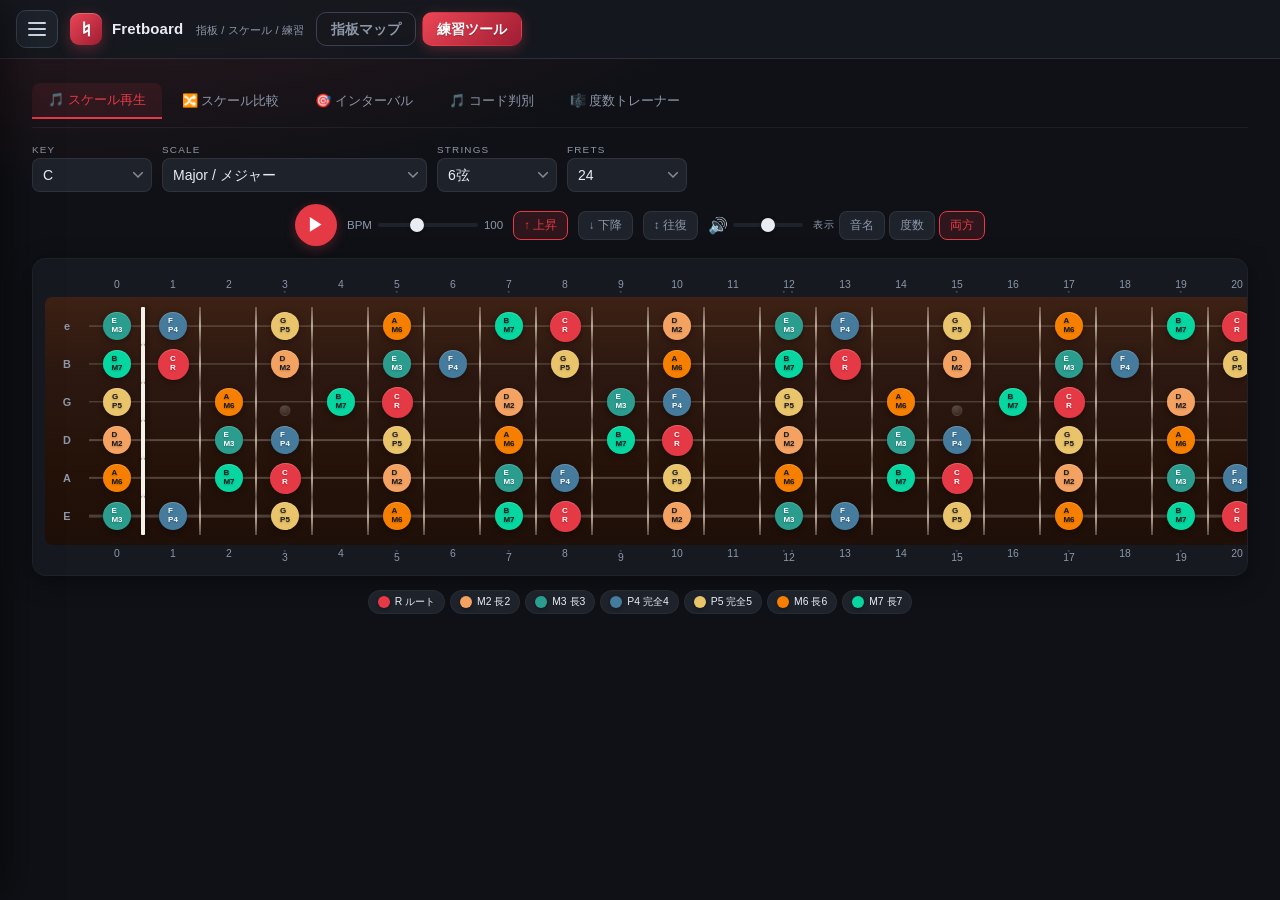
<file: fretboard/practice.html>
<!DOCTYPE html>
<html lang="ja" data-app="fretboard">
<head>
<meta charset="UTF-8">
<meta name="viewport" content="width=device-width, initial-scale=1.0, maximum-scale=1.0, user-scalable=no, viewport-fit=cover">
<meta name="apple-mobile-web-app-capable" content="yes">
<meta name="apple-mobile-web-app-status-bar-style" content="black-translucent">
<meta name="theme-color" content="#1a1a1e">
<title>Guitar Practice Tools</title>
<style>
:root{--bg:#1a1a1e;--sf:#242428;--sf2:#2e2e34;--tx:#e8e6e3;--txd:#8a8a8e;--fw:#b8a89a;--nut:#f5f0e8;--root:#e63946;--m2:#f4a261;--M2:#f4a261;--m3:#2a9d8f;--M3:#2a9d8f;--P4:#457b9d;--TT:#9b5de5;--P5:#e9c46a;--m6:#f77f00;--M6:#f77f00;--m7:#06d6a0;--M7:#06d6a0}
*{margin:0;padding:0;box-sizing:border-box}
body{background:var(--bg);color:var(--tx);font-family:-apple-system,BlinkMacSystemFont,'Hiragino Sans','Hiragino Kaku Gothic ProN',Meiryo,sans-serif;min-height:100vh;min-height:-webkit-fill-available;-webkit-text-size-adjust:100%;-webkit-tap-highlight-color:transparent;overscroll-behavior:none}
.app{max-width:1440px;margin:0 auto;padding:24px 32px}
header{display:flex;align-items:center;justify-content:space-between;margin-bottom:20px;flex-wrap:wrap;gap:14px}
.logo{display:flex;align-items:center;gap:10px}
.logo i{width:36px;height:36px;background:linear-gradient(135deg,var(--root),#ff6b7a);border-radius:9px;display:flex;align-items:center;justify-content:center;font-size:18px;font-weight:700;color:#fff;font-style:normal;box-shadow:0 3px 12px rgba(230,57,70,.3)}
h1{font-size:1.15rem;font-weight:700;letter-spacing:-.3px}h1 em{color:var(--txd);font-weight:400;font-size:.78rem;margin-left:6px;font-style:normal}
.ctrls{display:flex;gap:10px;align-items:center;flex-wrap:wrap}
.cg{display:flex;flex-direction:column;gap:3px}
.cg label{font-size:.62rem;text-transform:uppercase;letter-spacing:1.2px;color:var(--txd)}
select{background:var(--sf2);color:var(--tx);border:1px solid rgba(255,255,255,.08);border-radius:8px;padding:8px 28px 8px 10px;font-size:14px;cursor:pointer;appearance:none;-webkit-appearance:none;font-family:inherit;min-width:120px;background-image:url("data:image/svg+xml,%3Csvg xmlns='http://www.w3.org/2000/svg' width='10' height='6'%3E%3Cpath d='M0 0l5 5 5-5' stroke='%238a8a8e' stroke-width='1.5' fill='none'/%3E%3C/svg%3E");background-repeat:no-repeat;background-position:right 8px center;transition:border-color .2s}
select:focus{outline:none;border-color:var(--root);box-shadow:0 0 0 3px rgba(230,57,70,.15)}
.tabs{display:flex;gap:4px;margin-bottom:16px;border-bottom:1px solid rgba(255,255,255,.06);padding-bottom:8px;overflow-x:auto}
.tab{background:none;border:none;color:var(--txd);font-family:inherit;font-size:.82rem;padding:8px 16px;cursor:pointer;border-radius:8px 8px 0 0;transition:all .2s;-webkit-tap-highlight-color:transparent;white-space:nowrap}
.tab:hover{color:var(--tx);background:var(--sf2)}.tab.on{color:var(--root);background:rgba(230,57,70,.1);border-bottom:2px solid var(--root)}
.tp{display:none}.tp.on{display:block}
.fbw{background:var(--sf);border-radius:14px;padding:20px 12px 12px;overflow-x:auto;-webkit-overflow-scrolling:touch;box-shadow:0 6px 24px rgba(0,0,0,.4);border:1px solid rgba(255,255,255,.04)}
.fn{display:flex;margin-bottom:3px;user-select:none}.fn:last-of-type{margin-bottom:0;margin-top:3px}
.fn .sp{width:44px;min-width:44px}.fn span{width:56px;min-width:56px;text-align:center;font-size:.65rem;color:var(--txd);position:relative}
.fn span.hd::after,.fn span.ht::before{content:'● ●';display:block;font-size:.3rem;color:rgba(255,255,255,.2);letter-spacing:2px}.fn span.hd::after{margin-top:-1px}.fn span.ht::before{margin-bottom:-1px}
.fn span.hs::after,.fn span.st::before{content:'●';display:block;font-size:.3rem;color:rgba(255,255,255,.2)}.fn span.hs::after{margin-top:-1px}.fn span.st::before{margin-bottom:-1px}
.fb{position:relative;background:linear-gradient(180deg,#3d2114,#2c1810 30%,#241209 70%,#1e0f08);border-radius:7px;padding:10px 0;overflow:visible;width:-webkit-fit-content;width:fit-content;min-width:100%}
.dm{display:flex;height:0;position:relative;pointer-events:none}.dm .sp{width:44px;min-width:44px}.dm .dc{width:56px;min-width:56px;position:relative;height:0}
.dm .dc .d{position:absolute;width:11px;height:11px;border-radius:50%;background:radial-gradient(circle at 40% 35%,rgba(255,255,250,.2),rgba(180,175,165,.08));box-shadow:inset 0 1px 2px rgba(255,255,255,.1);left:50%;transform:translateX(-50%);border:1px solid rgba(255,255,255,.05)}
.sr{display:flex;align-items:center;height:38px;position:relative;min-width:fit-content}
.sl{width:44px;min-width:44px;text-align:center;font-size:.68rem;font-weight:600;color:var(--txd);z-index:2}
.sn{position:absolute;left:44px;right:0;top:50%;transform:translateY(-50%);z-index:0;pointer-events:none}
.fc{width:56px;min-width:56px;height:38px;position:relative;display:flex;align-items:center;justify-content:center}
.fc.nut::after{content:'';position:absolute;right:0;top:0;bottom:0;width:4px;background:var(--nut);border-radius:1px;box-shadow:2px 0 5px rgba(0,0,0,.4);z-index:1}
.fc:not(.nut)::after{content:'';position:absolute;right:0;top:0;bottom:0;width:2px;background:linear-gradient(180deg,rgba(200,185,170,.35),var(--fw),rgba(200,185,170,.35));z-index:1}
.nd{width:28px;height:28px;border-radius:50%;display:flex;align-items:center;justify-content:center;font-size:.6rem;font-weight:700;z-index:3;position:relative;transition:transform .2s cubic-bezier(.34,1.56,.64,1),filter .2s;cursor:pointer;text-shadow:0 1px 2px rgba(0,0,0,.3);box-shadow:0 2px 6px rgba(0,0,0,.35),inset 0 1px 0 rgba(255,255,255,.2);animation:pop .3s cubic-bezier(.34,1.56,.64,1) backwards;line-height:1;-webkit-tap-highlight-color:transparent;touch-action:manipulation;user-select:none}
.nd:hover{transform:scale(1.2);z-index:10}
.nd.pl{transform:scale(1.3);filter:brightness(1.3);box-shadow:0 0 14px 3px currentColor,0 2px 6px rgba(0,0,0,.35)}
@keyframes pop{from{transform:scale(0);opacity:0}to{transform:scale(1);opacity:1}}
.nd.root{background:var(--root);color:#fff;width:31px;height:31px;font-size:.65rem}
.nd.m2{background:var(--m2);color:#1a1a1e}.nd.M2{background:var(--M2);color:#1a1a1e}.nd.m3{background:var(--m3);color:#fff}.nd.M3{background:var(--M3);color:#fff}
.nd.P4{background:var(--P4);color:#fff}.nd.TT{background:var(--TT);color:#fff}.nd.P5{background:var(--P5);color:#1a1a1e}
.nd.m6{background:var(--m6);color:#1a1a1e}.nd.M6{background:var(--M6);color:#1a1a1e}.nd.m7{background:var(--m7);color:#1a1a1e}.nd.M7{background:var(--M7);color:#1a1a1e}
.nd.cmp{border-radius:4px;transform:rotate(45deg);opacity:.85}.nd.cmp span{transform:rotate(-45deg);display:block}
.nd.olap{box-shadow:0 0 0 3px rgba(255,255,255,.5),0 2px 6px rgba(0,0,0,.35)}
.lg{margin-top:14px;display:flex;gap:5px;flex-wrap:wrap;justify-content:center}
.li{display:flex;align-items:center;gap:5px;background:var(--sf2);padding:4px 9px;border-radius:16px;font-size:.65rem;border:1px solid rgba(255,255,255,.04)}
.ls{width:12px;height:12px;border-radius:50%;box-shadow:0 2px 4px rgba(0,0,0,.3)}
.pbc{display:flex;align-items:center;gap:10px;margin:12px 0;flex-wrap:wrap;justify-content:center}
.pbtn{background:var(--root);color:#fff;border:none;border-radius:50%;width:42px;height:42px;font-size:1.1rem;cursor:pointer;display:flex;align-items:center;justify-content:center;box-shadow:0 3px 12px rgba(230,57,70,.3);transition:transform .15s;-webkit-tap-highlight-color:transparent}.pbtn:hover{transform:scale(1.1)}.pbtn:active{transform:scale(.95)}.pbtn.pg{background:var(--txd)}
.tc{display:flex;align-items:center;gap:6px;font-size:.72rem;color:var(--txd)}
.ts{-webkit-appearance:none;width:100px;height:4px;background:var(--sf2);border-radius:2px;outline:none}.ts::-webkit-slider-thumb{-webkit-appearance:none;width:14px;height:14px;border-radius:50%;background:var(--tx);box-shadow:0 1px 4px rgba(0,0,0,.4)}
.db{background:var(--sf2);color:var(--txd);border:1px solid rgba(255,255,255,.08);border-radius:8px;padding:6px 10px;font-family:inherit;font-size:.72rem;cursor:pointer;-webkit-tap-highlight-color:transparent;transition:all .2s}.db.on{background:rgba(230,57,70,.15);border-color:var(--root);color:var(--root)}
.vc{display:flex;align-items:center;gap:5px}
.vs{-webkit-appearance:none;width:70px;height:4px;background:var(--sf2);border-radius:2px;outline:none;cursor:pointer}.vs::-webkit-slider-thumb{-webkit-appearance:none;width:14px;height:14px;border-radius:50%;background:var(--tx);box-shadow:0 1px 4px rgba(0,0,0,.4)}
.clg{display:flex;gap:12px;justify-content:center;margin:8px 0;font-size:.72rem;color:var(--txd)}.clg .ci{display:flex;align-items:center;gap:5px}
.tra{text-align:center;padding:20px 0}
.trq{font-size:1.5rem;font-weight:700;margin:16px 0;min-height:60px;display:flex;align-items:center;justify-content:center;gap:16px}
.trn{width:50px;height:50px;border-radius:50%;display:flex;align-items:center;justify-content:center;font-size:1.1rem;font-weight:700;color:#fff;box-shadow:0 3px 12px rgba(0,0,0,.3)}
.tro{display:flex;flex-wrap:wrap;gap:8px;justify-content:center;margin:16px 0}
.trb{background:var(--sf2);color:var(--tx);border:2px solid rgba(255,255,255,.08);border-radius:10px;padding:10px 16px;font-family:inherit;font-size:.82rem;cursor:pointer;transition:all .2s;min-width:80px;-webkit-tap-highlight-color:transparent;touch-action:manipulation}
.trb:hover{border-color:rgba(255,255,255,.2);background:var(--sf)}.trb.ok{border-color:#06d6a0;background:rgba(6,214,160,.15);color:#06d6a0}.trb.ng{border-color:var(--root);background:rgba(230,57,70,.15);color:var(--root)}
.trs{font-size:.82rem;color:var(--txd);margin-top:12px}.trs strong{color:var(--tx);font-size:1rem}
.trfb{font-size:1.2rem;margin:8px 0;min-height:32px}
.trnx{background:var(--root);color:#fff;border:none;border-radius:8px;padding:10px 24px;font-family:inherit;font-size:.85rem;cursor:pointer;margin-top:12px;-webkit-tap-highlight-color:transparent}
.trli{background:var(--P4);color:#fff;border:none;border-radius:50%;width:36px;height:36px;font-size:1rem;cursor:pointer;-webkit-tap-highlight-color:transparent;box-shadow:0 2px 8px rgba(69,123,157,.3)}
.smt{display:flex;gap:3px;background:var(--sf);border-radius:9px;padding:3px;margin-bottom:12px;width:fit-content}
.smb{background:transparent;color:var(--txd);border:none;border-radius:6px;padding:7px 14px;font-family:inherit;font-size:.75rem;cursor:pointer;transition:all .2s;white-space:nowrap;-webkit-tap-highlight-color:transparent}
.smb:hover{color:var(--tx)}.smb.on{background:rgba(230,57,70,.15);color:var(--root);font-weight:600}
.klr{display:flex;align-items:center;gap:8px;margin-bottom:14px;padding:10px 14px;background:var(--sf);border-radius:9px;border:1px solid rgba(255,255,255,.04);flex-wrap:wrap}
.klr label{font-size:.75rem;color:var(--txd)}.klr select{min-width:100px}
.trh{display:flex;align-items:center;justify-content:space-between;flex-wrap:wrap;gap:8px;margin-bottom:8px}
.rbtn{background:transparent;color:var(--txd);border:1px solid rgba(255,255,255,.08);border-radius:7px;padding:5px 12px;font-family:inherit;font-size:.7rem;cursor:pointer;transition:all .2s;-webkit-tap-highlight-color:transparent}
.rbtn:hover{border-color:rgba(255,255,255,.2);color:var(--tx)}
.streak{display:inline-block;background:linear-gradient(135deg,#f4a261,#e63946);color:#fff;padding:2px 9px;border-radius:11px;font-size:.68rem;font-weight:600;margin-left:8px;animation:pop .3s cubic-bezier(.34,1.56,.64,1)}
.trfb.ok{color:#06d6a0}.trfb.ng{color:var(--root)}
.iv-grid{display:grid;grid-template-columns:repeat(4,1fr);gap:6px;max-width:480px;margin:16px auto}
.iv-grid .trb{min-width:0;padding:8px 6px;font-size:.75rem}
@media(max-width:768px){.iv-grid{grid-template-columns:repeat(3,1fr)}.iv-grid .trb{padding:10px 4px;font-size:.72rem}}
.dg-slot{width:46px;height:46px;border-radius:10px;background:var(--sf2);border:2px solid rgba(255,255,255,.08);display:inline-flex;align-items:center;justify-content:center;font-size:1rem;font-weight:700;color:var(--txd);margin:0 3px;transition:all .2s}
.dg-slot.on{border-color:var(--root);color:var(--tx);background:rgba(230,57,70,.12)}
.iv-grid.six{grid-template-columns:repeat(3,1fr)}
.site-nav{display:flex;flex-wrap:wrap;gap:4px;padding:10px 16px;max-width:1440px;margin:0 auto}
.nav-link{color:var(--txd);text-decoration:none;font-family:inherit;font-size:.75rem;padding:6px 14px;border-radius:8px;background:var(--sf2);border:1px solid rgba(255,255,255,.04);transition:all .2s;-webkit-tap-highlight-color:transparent}
.nav-link:hover{color:var(--tx);border-color:rgba(255,255,255,.12)}.nav-link.active{color:#e63946;background:rgba(230,57,70,.1);border-color:#e63946}
@media(max-width:768px){.app{padding:12px;padding-top:env(safe-area-inset-top,12px)}header{flex-direction:column;align-items:stretch;gap:10px;margin-bottom:14px}.logo{justify-content:center}h1{font-size:1rem}h1 em{display:none}.ctrls{width:100%;display:grid;grid-template-columns:1fr 1fr;gap:7px}.cg label{font-size:.55rem}select{min-width:0;width:100%;padding:10px 26px 10px 8px;font-size:16px;border-radius:10px}.fbw{padding:10px 6px 6px;border-radius:10px}.fn .sp,.dm .sp,.sl{width:30px;min-width:30px;font-size:.58rem}.fn span{width:44px;min-width:44px;font-size:.55rem}.dm .dc{width:44px;min-width:44px}.fc{width:44px;min-width:44px;height:34px}.sr{height:34px}.sn{left:30px}.nd{width:26px;height:26px;font-size:.52rem}.nd.root{width:28px;height:28px;font-size:.56rem}.lg{margin-top:10px;gap:3px}.li{padding:3px 7px;font-size:.58rem}.site-nav{padding:8px 10px}.nav-link{font-size:.68rem;padding:5px 10px}}
@media(max-width:380px){.fn span,.dm .dc,.fc{width:40px;min-width:40px}.fc{height:32px}.sr{height:32px}.nd{width:23px;height:23px;font-size:.48rem}.nd.root{width:25px;height:25px}}
@media(max-height:500px)and(orientation:landscape){.app{padding:6px 10px}header{flex-direction:row;margin-bottom:6px;gap:6px}.ctrls{display:flex;gap:5px}select{padding:4px 22px 4px 6px;font-size:13px}.sr{height:30px}.fc{height:30px}.nd{width:22px;height:22px;font-size:.48rem}.nd.root{width:24px;height:24px}}

/* thin dark scrollbar for the fretboard scroller (PC) */
.fbw{scrollbar-width:thin;scrollbar-color:#4a4038 transparent}
.fbw::-webkit-scrollbar{height:8px}
.fbw::-webkit-scrollbar-thumb{background:#4a4038;border-radius:4px}
.fbw::-webkit-scrollbar-track{background:transparent}
</style>
<link rel="stylesheet" href="../ui.css">
<script src="../sound/guitar.js"></script>
</head>
<body>
<nav class="site-nav"><a href="../index.html" class="nav-link">🏠 Home</a>
  <a href="index.html" class="nav-link">🎸 Fretboard</a>
  <a href="practice.html" class="nav-link active">🎵 Practice</a>
  <a href="../theory/index.html" class="nav-link" style="margin-left:auto">📖 Theory</a>
  <a href="../theory/compose.html" class="nav-link">🎼 Compose</a>
  <a href="../theory/staff.html" class="nav-link">𝄞 五線譜</a>
  <a href="../tuner/index.html" class="nav-link">🎚 Tuner</a>
  <a href="../studio/index.html" class="nav-link">🎹 Studio</a>
  <a href="../bookmark/index.html" class="nav-link">🔖 Bookmark</a>
</nav>
<div class="app">
  <header><div class="logo"><i>♮</i><h1>Fretboard <em>指板 / スケール / 練習</em></h1></div></header>
  <div class="tabs">
    <button class="tab on" onclick="stab('ap',this)">🎵 スケール再生</button>
    <button class="tab" onclick="stab('cmp',this)">🔀 スケール比較</button>
    <button class="tab" onclick="stab('iv',this)">🎯 インターバル</button>
    <button class="tab" onclick="stab('ch',this)">🎵 コード判別</button>
    <button class="tab" onclick="stab('dg',this)">🎼 度数トレーナー</button>
  </div>
  <div class="tp on" id="tp-ap">
    <div class="ctrls" style="margin-bottom:10px">
      <div class="cg"><label>Key</label><select id="ap-k"></select></div>
      <div class="cg"><label>Scale</label><select id="ap-s"></select></div>
      <div class="cg"><label>Strings</label><select id="ap-r"><option value="6">6弦</option><option value="7">7弦</option></select></div>
      <div class="cg"><label>Frets</label><select id="ap-f"><option value="12">12</option><option value="15">15</option><option value="17">17</option><option value="22">22</option><option value="24" selected>24</option></select></div>
    </div>
    <div class="pbc">
      <button class="pbtn" id="ap-pb" onclick="togPlay()">▶</button>
      <div class="tc"><span>BPM</span><input type="range" class="ts" id="ap-bpm" min="40" max="200" value="100"><span id="ap-bv">100</span></div>
      <button class="db on" id="ap-du" onclick="sdir('up')">↑ 上昇</button><button class="db" id="ap-dd" onclick="sdir('down')">↓ 下降</button><button class="db" id="ap-db" onclick="sdir('both')">↕ 往復</button>
      <div class="vc"><span>🔊</span><input type="range" class="vs" id="ap-vol" min="0" max="100" value="50"></div>
      <div style="display:flex;gap:4px;align-items:center"><span style="font-size:.62rem;color:var(--txd);text-transform:uppercase;letter-spacing:1px">表示</span><button class="db dp-btn" data-dp="note" onclick="setDP('note')">音名</button><button class="db dp-btn" data-dp="deg" onclick="setDP('deg')">度数</button><button class="db on dp-btn" data-dp="both" onclick="setDP('both')">両方</button></div>
    </div>
    <div class="fbw"><div class="fn" id="ap-ft"></div><div class="fb" id="ap-fb"></div><div class="fn" id="ap-fB"></div></div>
    <div class="lg" id="ap-lg"></div>
  </div>
  <div class="tp" id="tp-cmp">
    <div class="ctrls" style="margin-bottom:10px">
      <div class="cg"><label>Key</label><select id="cmp-k"></select></div>
      <div class="cg"><label>Scale A (●)</label><select id="cmp-a"></select></div>
      <div class="cg"><label>Scale B (◆)</label><select id="cmp-b"></select></div>
      <div class="cg"><label>Strings</label><select id="cmp-r"><option value="6">6弦</option><option value="7">7弦</option></select></div>
      <div class="cg"><label>Frets</label><select id="cmp-f"><option value="12">12</option><option value="15">15</option><option value="17">17</option><option value="22">22</option><option value="24" selected>24</option></select></div>
    </div>
    <div class="clg"><div class="ci"><div style="width:14px;height:14px;border-radius:50%;background:var(--root)"></div> Scale Aのみ</div><div class="ci"><div style="width:12px;height:12px;border-radius:2px;transform:rotate(45deg);background:var(--P4)"></div> Scale Bのみ</div><div class="ci"><div style="width:14px;height:14px;border-radius:50%;background:var(--P5);box-shadow:0 0 0 2px rgba(255,255,255,.5)"></div> 共通音</div></div>
    <div style="display:flex;gap:4px;align-items:center;justify-content:center;margin:6px 0"><span style="font-size:.62rem;color:var(--txd);text-transform:uppercase;letter-spacing:1px">表示</span><button class="db dp-btn" data-dp="note" onclick="setDP('note')">音名</button><button class="db dp-btn" data-dp="deg" onclick="setDP('deg')">度数</button><button class="db on dp-btn" data-dp="both" onclick="setDP('both')">両方</button></div>
    <div class="fbw"><div class="fn" id="cmp-ft"></div><div class="fb" id="cmp-fb"></div><div class="fn" id="cmp-fB"></div></div>
    <div id="cmp-nf" style="text-align:center;margin-top:10px;font-size:.75rem;color:var(--txd)"></div>
  </div>
  <div class="tp" id="tp-iv">
    <div class="tra">
      <div class="trh">
        <div class="smt"><button class="smb on" onclick="setIvM('fixed',this)">🔒 キー固定</button><button class="smb" onclick="setIvM('random',this)">🎲 ランダム</button></div>
        <button class="rbtn" onclick="rstIv()">リセット</button>
      </div>
      <div class="klr" id="iv-klr">
        <span>🔑</span><label>Key:</label><select id="iv-k"></select>
        <label>Scale:</label><select id="iv-sc"></select>
      </div>
      <div class="smt" style="margin-top:8px"><button class="smb on" onclick="setIvH('both',this)">🏷 両方表示</button><button class="smb" onclick="setIvH('first',this)">🏷 1音目のみ</button><button class="smb" onclick="setIvH('none',this)">🔇 非表示</button></div>
      <p style="color:var(--txd);font-size:.82rem" id="iv-desc">スケール内の2音のインターバルを当てよう（キー固定）</p>
      <div class="trq" id="iv-q"></div>
      <div style="margin:8px 0"><button class="trli" onclick="rpIv()">🔊</button></div>
      <div class="trfb" id="iv-fb"></div>
      <div class="iv-grid" id="iv-opts"></div>
      <div class="trs">スコア: <strong id="iv-ok">0</strong> / <span id="iv-tt">0</span><span id="iv-st"></span></div>
      <button class="trnx" id="iv-nx" onclick="newIv()" style="display:none">次の問題 →</button>
    </div>
  </div>
  <div class="tp" id="tp-ch">
    <div class="tra">
      <div class="trh">
        <div class="smt"><button class="smb on" onclick="setChM('fixed',this)">🔒 キー固定</button><button class="smb" onclick="setChM('random',this)">🎲 ランダム</button></div>
        <button class="rbtn" onclick="rstCh()">リセット</button>
      </div>
      <div class="klr" id="ch-klr">
        <span>🔑</span><label>Key:</label><select id="ch-k"></select>
      </div>
      <div style="display:flex;gap:6px;flex-wrap:wrap;margin-top:8px;align-items:center"><span style="font-size:.7rem;color:var(--txd)">出題範囲:</span><button class="db on" onclick="togChG('triad',this)">Triad</button><button class="db" onclick="togChG('s7',this)">7th</button><button class="db" onclick="togChG('s9',this)">9th</button></div>
      <div class="smt" style="margin-top:8px"><button class="smb on" onclick="setChH('both',this)">🏷 全音表示</button><button class="smb" onclick="setChH('root',this)">🏷 ルートのみ</button><button class="smb" onclick="setChH('none',this)">🔇 非表示</button></div>
      <p style="color:var(--txd);font-size:.82rem" id="ch-desc">ダイアトニックコードを聴き取ろう（キー固定）</p>
      <div class="trq" id="ch-q"></div>
      <div style="margin:8px 0"><button class="trli" onclick="rpCh()">🔊</button></div>
      <div class="trfb" id="ch-fb"></div>
      <div class="iv-grid" id="ch-opts"></div>
      <div class="trs">スコア: <strong id="ch-ok">0</strong> / <span id="ch-tt">0</span><span id="ch-st"></span></div>
      <button class="trnx" id="ch-nx" onclick="newCh()" style="display:none">次の問題 →</button>
    </div>
  </div>
  <div class="tp" id="tp-dg">
    <div class="tra">
      <div class="trh">
        <div class="smt" id="dg-modeSeg"><button class="smb on" data-mode="quality">明暗</button><button class="smb" data-mode="degree">度数</button><button class="smb" data-mode="progression">進行</button></div>
        <button class="rbtn" onclick="rstDg()">リセット</button>
      </div>
      <div class="klr" id="dg-klr">
        <span>🔑</span><label>Key:</label>
        <select id="dg-key">
          <option value="random">ランダム</option>
          <option value="0">C</option><option value="7">G</option>
          <option value="2">D</option><option value="9">A</option>
          <option value="4" selected>E</option><option value="5">F</option>
          <option value="10">B♭</option>
        </select>
        <label>Pool:</label>
        <select id="dg-pool">
          <option value="3">I IV V</option>
          <option value="4" selected>I IV V vi</option>
          <option value="6">I ii iii IV V vi</option>
        </select>
        <label>Tone:</label>
        <select id="dg-tone">
          <option value="rec" selected>録音（エレキ）</option>
          <option value="acoustic">合成：アコギ</option>
          <option value="electric">合成：クリーン</option>
          <option value="nylon">合成：ナイロン</option>
        </select>
      </div>
      <p style="color:var(--txd);font-size:.82rem" id="dg-desc">キーを聴かせてから出題します（メジャー/マイナー判定）。音名ではなく「キーに対する位置」で覚える練習です。</p>
      <div class="trq" id="dg-q">?</div>
      <div style="margin:8px 0;display:flex;gap:8px;justify-content:center;flex-wrap:wrap">
        <button class="trli" onclick="rpDg()">🔊</button>
        <button class="rbtn" onclick="playDgKey()">🎼 キーを鳴らす</button>
      </div>
      <div class="trfb" id="dg-fb"></div>
      <div class="iv-grid" id="dg-opts"></div>
      <div class="trs">スコア: <strong id="dg-ok">0</strong> / <span id="dg-tt">0</span><span id="dg-st"></span></div>
      <button class="trnx" id="dg-nx" onclick="newDg()" style="display:none">次の問題 →</button>
      <div id="dg-conf" style="font-size:.72rem;color:var(--txd);margin-top:12px;line-height:1.7;text-align:center"></div>
      <p style="color:var(--txd);font-size:.72rem;margin-top:8px">💡 取り違えの傾向が出たら、そこだけ夜にギターで鳴らして耳を合わせてみましょう。3度をルートと聴く癖、V と IV の混同あたりが典型です。</p>
    </div>
  </div>
</div>
<script>
var N=['C','C#','D','D#','E','F','F#','G','G#','A','A#','B'],FM={'C#':'D♭','D#':'E♭','F#':'G♭','G#':'A♭','A#':'B♭'};
// ♯/♭ の表記は Fretboard(index) の設定に追従（localStorage 'fretboardSettings'.acc）
var ACC='flat';try{var _fs=JSON.parse(localStorage.getItem('fretboardSettings'));if(_fs&&(_fs.acc==='sharp'||_fs.acc==='flat'))ACC=_fs.acc;}catch(e){}
function DN(i){return ACC==='sharp'?N[i]:(FM[N[i]]||N[i])}
var dp='both';
function setDP(m){dp=m;document.querySelectorAll('.dp-btn').forEach(function(b){b.classList.toggle('on',b.dataset.dp===m)});rAP();rCMP()}
var T6={t:[4,9,2,7,11,4],n:['E','A','D','G','B','e'],w:[2.8,2.3,1.8,1.4,1.1,.9],c:['#928880','#9c9286','#a69c90','#b0a69a','#bab0a4','#c4b8ac'],h:[82.41,110,146.83,196,246.94,329.63]};
var T7={t:[11,4,9,2,7,11,4],n:['B','E','A','D','G','B','e'],w:[3.2,2.8,2.3,1.8,1.4,1.1,.9],c:['#88807a','#928880','#9c9286','#a69c90','#b0a69a','#bab0a4','#c4b8ac'],h:[61.74,82.41,110,146.83,196,246.94,329.63]};
var FS=new Set([3,5,7,9,15,17,19,21]),FD=new Set([12,24]);
var DC={'R':'root','m2':'m2','M2':'M2','m3':'m3','M3':'M3','P4':'P4','TT':'TT','P5':'P5','m6':'m6','M6':'M6','m7':'m7','M7':'M7'};
var DJ={'R':'ルート','m2':'短2','M2':'長2','m3':'短3','M3':'長3','P4':'完全4','TT':'トライトーン','P5':'完全5','m6':'短6','M6':'長6','m7':'短7','M7':'長7'};
var SC={'Major / メジャー':{i:[0,2,4,5,7,9,11],d:['R','M2','M3','P4','P5','M6','M7']},'Nat Minor / ナチュラルマイナー':{i:[0,2,3,5,7,8,10],d:['R','M2','m3','P4','P5','m6','m7']},'Harm Minor / ハーモニックマイナー':{i:[0,2,3,5,7,8,11],d:['R','M2','m3','P4','P5','m6','M7']},'Mel Minor / メロディックマイナー':{i:[0,2,3,5,7,9,11],d:['R','M2','m3','P4','P5','M6','M7']},'Maj Penta / メジャーペンタ':{i:[0,2,4,7,9],d:['R','M2','M3','P5','M6']},'Min Penta / マイナーペンタ':{i:[0,3,5,7,10],d:['R','m3','P4','P5','m7']},'Blues / ブルース':{i:[0,3,5,6,7,10],d:['R','m3','P4','TT','P5','m7']},'Dorian / ドリアン':{i:[0,2,3,5,7,9,10],d:['R','M2','m3','P4','P5','M6','m7']},'Mixolydian / ミクソリディアン':{i:[0,2,4,5,7,9,10],d:['R','M2','M3','P4','P5','M6','m7']},'Phrygian / フリジアン':{i:[0,1,3,5,7,8,10],d:['R','m2','m3','P4','P5','m6','m7']},'Lydian / リディアン':{i:[0,2,4,6,7,9,11],d:['R','M2','M3','TT','P5','M6','M7']},'Locrian / ロクリアン':{i:[0,1,3,5,6,8,10],d:['R','m2','m3','P4','TT','m6','m7']},'Whole Tone / ホールトーン':{i:[0,2,4,6,8,10],d:['R','M2','M3','TT','m6','m7']}};
var IVS=[{s:1,n:'m2 / 短2度'},{s:2,n:'M2 / 長2度'},{s:3,n:'m3 / 短3度'},{s:4,n:'M3 / 長3度'},{s:5,n:'P4 / 完全4度'},{s:6,n:'TT / トライトーン'},{s:7,n:'P5 / 完全5度'},{s:8,n:'m6 / 短6度'},{s:9,n:'M6 / 長6度'},{s:10,n:'m7 / 短7度'},{s:11,n:'M7 / 長7度'},{s:12,n:'P8 / オクターブ'}];
var NC=['var(--root)','var(--m2)','var(--M2)','var(--m3)','var(--M3)','var(--P4)','var(--TT)','var(--P5)','var(--m6)','var(--M6)','var(--m7)','var(--M7)'];
var ax=null;
function ac(){if(!ax)try{ax=new(window.AudioContext||window.webkitAudioContext)}catch(e){return null}if(ax.state==='suspended')ax.resume();return ax}
/* 録音したギターで鳴らす（sound/guitar.js）。準備前・読み込み失敗時は従来の合成音 */
function pf(fq,v){var c=ac();if(!c)return;if(window.GuitarRec&&GuitarRec.isReady()){GuitarRec.now(c,GuitarRec.freqToMidi(fq),{gain:(v||.2)*3.3});return}pfSynth(fq,v)}
function pfSynth(fq,v){var c=ac();if(!c)return;v=v||.2;var t=c.currentTime,m=c.createGain();m.connect(c.destination);m.gain.setValueAtTime(0,t);m.gain.linearRampToValueAtTime(v,t+.008);m.gain.exponentialRampToValueAtTime(Math.max(v*.6,.001),t+.08);m.gain.exponentialRampToValueAtTime(Math.max(v*.3,.001),t+.4);m.gain.exponentialRampToValueAtTime(.001,t+1.8);[{r:1,g:1},{r:2,g:.5},{r:3,g:.25},{r:4,g:.15},{r:5,g:.08}].forEach(function(h){var o=c.createOscillator(),g=c.createGain();o.type='triangle';o.frequency.setValueAtTime(fq*h.r,t);g.gain.setValueAtTime(h.g,t);o.connect(g);g.connect(m);o.start(t);o.stop(t+2)})}
function ps(ns,si,f,v){var T=+ns===7?T7:T6;pf(T.h[si]*Math.pow(2,f/12),v||.2)}
function bnd(d,ns,si,f,v){var tc=false;d.addEventListener('touchstart',function(e){e.preventDefault();tc=true;ps(ns,si,f,v);d.classList.add('pl');setTimeout(function(){d.classList.remove('pl')},300)},{passive:false});d.addEventListener('click',function(){if(tc){tc=false;return}ps(ns,si,f,v);d.classList.add('pl');setTimeout(function(){d.classList.remove('pl')},300)})}
function stab(id,el){document.querySelectorAll('.tab').forEach(function(t){t.classList.remove('on')});document.querySelectorAll('.tp').forEach(function(p){p.classList.remove('on')});document.getElementById('tp-'+id).classList.add('on');el.classList.add('on');if(id==='iv'&&ivT===0)newIv();if(id==='ch'&&chT===0)newCh();if(id==='dg'&&!dgStarted){dgStarted=true;newDg()}}
function fk(el){N.forEach(function(n,i){var o=document.createElement('option');o.value=i;o.textContent=FM[n]?n+' / '+FM[n]:n;el.appendChild(o)})}
function fsc(el){Object.keys(SC).forEach(function(k){var o=document.createElement('option');o.value=k;o.textContent=k;el.appendChild(o)})}
function rfb(fbId,ftId,fBId,ns,key,scD,maxF,opts){
  opts=opts||{};var T=+ns===7?T7:T6,nst=+ns,map={};scD.i.forEach(function(iv,idx){map[(key+iv)%12]=scD.d[idx]});
  var mapB=null,sA=null,sB=null;
  if(opts.scB){mapB={};opts.scB.i.forEach(function(iv,idx){mapB[(key+iv)%12]=opts.scB.d[idx]});sA=new Set(scD.i.map(function(iv){return(key+iv)%12}));sB=new Set(opts.scB.i.map(function(iv){return(key+iv)%12}))}
  ;[ftId,fBId].forEach(function(id,idx){var el=document.getElementById(id);el.innerHTML='<div class="sp"></div>';for(var f=0;f<=maxF;f++){var s=document.createElement('span');s.textContent=f;if(idx===0){if(FD.has(f))s.className='hd';else if(FS.has(f))s.className='hs'}else{if(FD.has(f))s.className='ht';else if(FS.has(f))s.className='st'}el.appendChild(s)}});
  var fb=document.getElementById(fbId);fb.innerHTML='';var sh=38,th=nst*sh,my=th/2-16,d1=th*.25,d2=th*.75;
  var dm=document.createElement('div');dm.className='dm';dm.innerHTML='<div class="sp"></div>';
  for(var f=0;f<=maxF;f++){var c=document.createElement('div');c.className='dc';if(FS.has(f))c.innerHTML='<div class="d" style="top:'+my+'px"></div>';else if(FD.has(f))c.innerHTML='<div class="d" style="top:'+d1+'px"></div><div class="d" style="top:'+d2+'px"></div>';dm.appendChild(c)}
  fb.appendChild(dm);var dots=[];
  for(var si=nst-1;si>=0;si--){var row=document.createElement('div');row.className='sr';var sn=document.createElement('div');sn.className='sn';sn.style.height=T.w[si]+'px';sn.style.background=T.c[si];sn.style.opacity='.4';row.appendChild(sn);var lb=document.createElement('div');lb.className='sl';lb.textContent=T.n[si];row.appendChild(lb);
    for(var f=0;f<=maxF;f++){var cell=document.createElement('div');cell.className='fc'+(f===0?' nut':'');var ni=(T.t[si]+f)%12;
      if(mapB){var inA=sA.has(ni),inB=sB.has(ni);if(inA||inB){var dot=document.createElement('div'),nn=DN(ni);if(inA&&inB){var dgc=map[ni]!==undefined?map[ni]:mapB[ni];dot.className='nd P5 olap';if(dp==='deg')dot.textContent=dgc;else if(dp==='both')dot.innerHTML='<span style="font-size:.5rem;line-height:1.1">'+nn+'<br>'+dgc+'</span>';else dot.textContent=nn}else if(inA){var dga=map[ni];dot.className='nd '+DC[dga];if(dp==='deg')dot.textContent=dga;else if(dp==='both')dot.innerHTML='<span style="font-size:.5rem;line-height:1.1">'+nn+'<br>'+dga+'</span>';else dot.textContent=nn}else{var dgb=mapB[ni];dot.className='nd cmp';dot.style.background='var(--P4)';dot.style.color='#fff';if(dp==='deg')dot.innerHTML='<span>'+dgb+'</span>';else if(dp==='both')dot.innerHTML='<span style="font-size:.5rem;line-height:1.1">'+nn+'<br>'+dgb+'</span>';else dot.innerHTML='<span>'+nn+'</span>'}dot.style.animationDelay=f*10+'ms';bnd(dot,ns,si,f,.2);cell.appendChild(dot);dots.push({dot:dot,s:si,f:f,ni:ni})}}
      else if(map[ni]!==undefined){var dg=map[ni],dot=document.createElement('div');dot.className='nd '+DC[dg];if(dp==='deg')dot.textContent=dg;else if(dp==='both')dot.innerHTML='<span style="font-size:.5rem;line-height:1.1">'+DN(ni)+'<br>'+dg+'</span>';else dot.textContent=DN(ni);dot.style.animationDelay=(Math.abs(si-Math.floor(nst/2))*15+f*10)+'ms';bnd(dot,ns,si,f,.2);cell.appendChild(dot);dots.push({dot:dot,s:si,f:f,ni:ni})}
      row.appendChild(cell)}fb.appendChild(row)}return dots}
var apOn=false,apTm=null,apDir='up',apDots=[];
function rAP(){var key=+document.getElementById('ap-k').value,scD=SC[document.getElementById('ap-s').value],ns=document.getElementById('ap-r').value,fr=+document.getElementById('ap-f').value;apDots=rfb('ap-fb','ap-ft','ap-fB',ns,key,scD,fr);var T=+ns===7?T7:T6;apDots.sort(function(a,b){return T.h[a.s]*Math.pow(2,a.f/12)-T.h[b.s]*Math.pow(2,b.f/12)});var seen={},uniq=[];apDots.forEach(function(d){var p=d.ni+Math.floor((T.t[d.s]+d.f)/12)*12;if(!seen[p]){seen[p]=1;uniq.push(d)}});apDots=uniq;var lg=document.getElementById('ap-lg');lg.innerHTML='';var sn={};scD.d.forEach(function(dg){if(sn[dg])return;sn[dg]=1;var it=document.createElement('div');it.className='li';it.innerHTML='<div class="ls" style="background:var(--'+DC[dg]+')"></div>'+dg+' '+DJ[dg];lg.appendChild(it)})}
function togPlay(){if(apOn){stopAP();return}apOn=true;document.getElementById('ap-pb').textContent='⏸';document.getElementById('ap-pb').classList.add('pg');playSq()}
function stopAP(){apOn=false;clearTimeout(apTm);document.getElementById('ap-pb').textContent='▶';document.getElementById('ap-pb').classList.remove('pg')}
function playSq(){if(!apOn||!apDots.length)return;var bpm=+document.getElementById('ap-bpm').value,dl=60000/bpm,v=(+document.getElementById('ap-vol').value/100)*.3,ns=document.getElementById('ap-r').value;var sq=apDots.slice();if(apDir==='down')sq.reverse();else if(apDir==='both')sq=apDots.concat(apDots.slice().reverse().slice(1));var idx=0;(function step(){if(!apOn||idx>=sq.length){stopAP();return}var d=sq[idx];ps(ns,d.s,d.f,v);d.dot.classList.add('pl');setTimeout(function(){d.dot.classList.remove('pl')},Math.min(dl*.8,300));idx++;apTm=setTimeout(step,dl)})()}
function sdir(d){apDir=d;['up','down','both'].forEach(function(x){document.getElementById('ap-d'+x[0]).classList.toggle('on',x===d)})}
function rCMP(){var key=+document.getElementById('cmp-k').value,scA=SC[document.getElementById('cmp-a').value],scB=SC[document.getElementById('cmp-b').value],ns=document.getElementById('cmp-r').value,fr=+document.getElementById('cmp-f').value;rfb('cmp-fb','cmp-ft','cmp-fB',ns,key,scA,fr,{scB:scB});var sA=new Set(scA.i.map(function(iv){return(key+iv)%12})),sBs=new Set(scB.i.map(function(iv){return(key+iv)%12}));var com=[];sA.forEach(function(n){if(sBs.has(n))com.push(N[n])});var nA=document.getElementById('cmp-a').value.split('/')[0].trim(),nB=document.getElementById('cmp-b').value.split('/')[0].trim();document.getElementById('cmp-nf').innerHTML=N[key]+' '+nA+' vs '+nB+' — 共通音: '+com.length+'/'+Math.max(sA.size,sBs.size)+' ('+com.join(', ')+')'}
var ivOk=0,ivT=0,ivSk=0,ivN1=0,ivAns=-1,ivMd='fixed',ivAd=false,ivHint='both';
var CTS=[{n:'Major / メジャー',i:[0,4,7],s:'',g:'triad'},{n:'minor / マイナー',i:[0,3,7],s:'m',g:'triad'},{n:'dim / ディミニッシュ',i:[0,3,6],s:'dim',g:'triad'},{n:'aug / オーギュメント',i:[0,4,8],s:'aug',g:'triad'},{n:'sus4 / サスフォー',i:[0,5,7],s:'sus4',g:'triad'},{n:'sus2 / サスツー',i:[0,2,7],s:'sus2',g:'triad'},{n:'7 / セブンス',i:[0,4,7,10],s:'7',g:'s7'},{n:'m7 / マイナーセブンス',i:[0,3,7,10],s:'m7',g:'s7'},{n:'M7 / メジャーセブンス',i:[0,4,7,11],s:'M7',g:'s7'},{n:'mM7 / マイナーメジャー7',i:[0,3,7,11],s:'mM7',g:'s7'},{n:'dim7 / ディミニッシュ7',i:[0,3,6,9],s:'dim7',g:'s7'},{n:'m7♭5 / ハーフディミニッシュ',i:[0,3,6,10],s:'m7♭5',g:'s7'},{n:'9 / ナインス',i:[0,2,4,7,10],s:'9',g:'s9'},{n:'m9 / マイナーナインス',i:[0,2,3,7,10],s:'m9',g:'s9'},{n:'M9 / メジャーナインス',i:[0,2,4,7,11],s:'M9',g:'s9'}];
var DIA_TR=[{dg:'I',o:0,t:0},{dg:'ii',o:2,t:1},{dg:'iii',o:4,t:1},{dg:'IV',o:5,t:0},{dg:'V',o:7,t:0},{dg:'vi',o:9,t:1},{dg:'vii°',o:11,t:2}];
var DIA_7=[{dg:'IM7',o:0,t:8},{dg:'ii7',o:2,t:7},{dg:'iii7',o:4,t:7},{dg:'IVM7',o:5,t:8},{dg:'V7',o:7,t:6},{dg:'vi7',o:9,t:7},{dg:'viiø',o:11,t:11}];
var DIA_9=[{dg:'IM9',o:0,t:14},{dg:'ii9',o:2,t:13},{dg:'IVM9',o:5,t:14},{dg:'V9',o:7,t:12},{dg:'vi9',o:9,t:13}];
var chGrp={triad:true,s7:false,s9:false};
var chOk=0,chT=0,chSk=0,chRt=0,chTi=0,chMd='fixed',chAd=false,chHint='both';
function setIvM(m,el){ivMd=m;el.parentNode.querySelectorAll('.smb').forEach(function(b){b.classList.remove('on')});el.classList.add('on');document.getElementById('iv-klr').style.display=m==='fixed'?'flex':'none';document.getElementById('iv-desc').textContent=m==='fixed'?'スケール内の2音のインターバルを当てよう（キー固定）':'2つの音のインターバルを当てよう（ランダム）';rstIv();newIv()}
function setIvH(m,el){ivHint=m;el.parentNode.querySelectorAll('.smb').forEach(function(b){b.classList.remove('on')});el.classList.add('on');var q=document.getElementById('iv-q');if(q.children.length>=3){var n2i=(ivN1+ivAns)%12;q.children[0].textContent=ivHint==='none'?'?':N[ivN1];q.children[2].textContent=ivHint==='both'?N[n2i]:'?'}}
function setChM(m,el){chMd=m;el.parentNode.querySelectorAll('.smb').forEach(function(b){b.classList.remove('on')});el.classList.add('on');document.getElementById('ch-klr').style.display=m==='fixed'?'flex':'none';document.getElementById('ch-desc').textContent=m==='fixed'?'ダイアトニックコードを聴き取ろう（キー固定）':'コードの種類を聴き取ろう（ランダム）';rstCh();newCh()}
function togChG(g,el){chGrp[g]=!chGrp[g];el.classList.toggle('on',chGrp[g]);if(!chGrp.triad&&!chGrp.s7&&!chGrp.s9){chGrp[g]=true;el.classList.add('on')}rstCh();newCh()}
function getChDia(){var d=[];if(chGrp.triad)d=d.concat(DIA_TR);if(chGrp.s7)d=d.concat(DIA_7);if(chGrp.s9)d=d.concat(DIA_9);return d}
function getChCts(){var ids=[];CTS.forEach(function(ct,i){if(chGrp[ct.g])ids.push(i)});return ids}
function setChH(m,el){chHint=m;el.parentNode.querySelectorAll('.smb').forEach(function(b){b.classList.remove('on')});el.classList.add('on');var q=document.getElementById('ch-q');var ct=CTS[chTi],notes=ct.i.map(function(iv){return(chRt+iv)%12});var divs=q.querySelectorAll('.trn');divs.forEach(function(d,i){if(chHint==='both')d.textContent=N[notes[i]];else if(chHint==='root')d.textContent=i===0?N[notes[0]]:'?';else d.textContent='?'});buildChOpts()}
function rstIv(){ivOk=0;ivT=0;ivSk=0;document.getElementById('iv-ok').textContent='0';document.getElementById('iv-tt').textContent='0';document.getElementById('iv-st').innerHTML=''}
function rstCh(){chOk=0;chT=0;chSk=0;document.getElementById('ch-ok').textContent='0';document.getElementById('ch-tt').textContent='0';document.getElementById('ch-st').innerHTML=''}
function newIv(){ivAd=false;if(ivMd==='fixed'){var key=+document.getElementById('iv-k').value,sc=SC[document.getElementById('iv-sc').value];if(!sc)return;var sns=sc.i.map(function(iv){return(key+iv)%12});var i1=Math.floor(Math.random()*sns.length),i2=i1;while(i2===i1)i2=Math.floor(Math.random()*sns.length);ivN1=sns[i1];ivAns=(sns[i2]-ivN1+12)%12}else{ivN1=Math.floor(Math.random()*12);ivAns=Math.floor(Math.random()*12)+1}
var n2i=(ivN1+ivAns)%12;var q=document.getElementById('iv-q');var lbl1=ivHint==='none'?'?':N[ivN1],lbl2=ivHint==='both'?N[n2i]:'?';q.innerHTML='<div class="trn" style="background:'+NC[ivN1]+'">'+lbl1+'</div><span style="color:var(--txd);font-size:1.5rem">→</span><div class="trn" style="background:'+NC[n2i]+'">'+lbl2+'</div>';document.getElementById('iv-fb').textContent='';document.getElementById('iv-fb').className='trfb';document.getElementById('iv-nx').style.display='none';setTimeout(rpIv,300);
var opts=document.getElementById('iv-opts');opts.innerHTML='';IVS.forEach(function(iv){var btn=document.createElement('button');btn.className='trb';btn.textContent=iv.n;btn.addEventListener('click',function(){chkIv(iv.s,btn)});opts.appendChild(btn)})}
function rpIv(){var bf=261.63,f1=bf*Math.pow(2,ivN1/12),f2=bf*Math.pow(2,((ivN1+ivAns)%12)/12);if(f2<=f1)f2*=2;pf(f1,.2);setTimeout(function(){pf(f2,.2)},500)}
function chkIv(c,btn){if(ivAd)return;ivAd=true;ivT++;document.querySelectorAll('#iv-opts .trb').forEach(function(b){b.style.pointerEvents='none'});var an=ivAns>=1&&ivAns<=12?IVS[ivAns-1].n:ivAns+'半音';if(c===ivAns){ivOk++;ivSk++;btn.classList.add('ok');document.getElementById('iv-fb').textContent='✅ 正解！';document.getElementById('iv-fb').className='trfb ok'}else{ivSk=0;btn.classList.add('ng');document.querySelectorAll('#iv-opts .trb').forEach(function(b){if(b.textContent===an)b.classList.add('ok')});document.getElementById('iv-fb').textContent='❌ 正解は '+an;document.getElementById('iv-fb').className='trfb ng'}document.getElementById('iv-ok').textContent=ivOk;document.getElementById('iv-tt').textContent=ivT;document.getElementById('iv-st').innerHTML=ivSk>=3?'<span class="streak">🔥 '+ivSk+'連続</span>':'';document.getElementById('iv-nx').style.display='inline-block'}
function newCh(){chAd=false;if(chMd==='fixed'){var key=+document.getElementById('ch-k').value,dia=getChDia();if(!dia.length)return;var di=dia[Math.floor(Math.random()*dia.length)];chRt=(key+di.o)%12;chTi=di.t}else{var ids=getChCts();if(!ids.length)return;chRt=Math.floor(Math.random()*12);chTi=ids[Math.floor(Math.random()*ids.length)]}
var ct=CTS[chTi],notes=ct.i.map(function(iv){return(chRt+iv)%12});var q=document.getElementById('ch-q');var cols=['var(--root)','var(--P5)','var(--M3)','var(--P4)','var(--m7)'];q.innerHTML=notes.map(function(n,i){var lbl=chHint==='both'?N[n]:chHint==='root'?(i===0?N[n]:'?'):'?';return'<div class="trn" style="background:'+cols[i%cols.length]+'">'+lbl+'</div>'}).join('');
document.getElementById('ch-fb').textContent='';document.getElementById('ch-fb').className='trfb';document.getElementById('ch-nx').style.display='none';setTimeout(rpCh,300);buildChOpts()}
function buildChOpts(){var opts=document.getElementById('ch-opts');opts.innerHTML='';if(chHint==='root'){var ids=getChCts();ids.forEach(function(ci){var btn=document.createElement('button');btn.className='trb';btn.textContent=N[chRt]+CTS[ci].s;btn.addEventListener('click',function(){chkCh(chRt,ci,btn)});opts.appendChild(btn)})}else if(chMd==='fixed'){var key=+document.getElementById('ch-k').value,dia=getChDia();var dcs=dia.map(function(d){return{rt:(key+d.o)%12,ti:d.t,lbl:N[(key+d.o)%12]+CTS[d.t].s,dg:d.dg}});dcs.sort(function(){return Math.random()-.5});dcs.forEach(function(dc){var btn=document.createElement('button');btn.className='trb';btn.textContent=dc.lbl+' ('+dc.dg+')';btn.addEventListener('click',function(){chkCh(dc.rt,dc.ti,btn)});opts.appendChild(btn)})}else{var ids=getChCts(),ch=new Set([chTi]),pool=ids.filter(function(v){return v!==chTi});while(ch.size<Math.min(5,ids.length)&&pool.length>0){var ri=Math.floor(Math.random()*pool.length);ch.add(pool[ri]);pool.splice(ri,1)}var arr=[];ch.forEach(function(v){arr.push(v)});arr.sort(function(){return Math.random()-.5});arr.forEach(function(ci){var btn=document.createElement('button');btn.className='trb';btn.textContent=CTS[ci].n;btn.addEventListener('click',function(){chkCh(chRt,ci,btn)});opts.appendChild(btn)})}}
function rpCh(){var bf=261.63,ct=CTS[chTi];ct.i.forEach(function(iv,i){setTimeout(function(){pf(bf*Math.pow(2,(chRt+iv)/12),.2)},i*120)});setTimeout(function(){ct.i.forEach(function(iv){pf(bf*Math.pow(2,(chRt+iv)/12),.15)})},ct.i.length*120+200)}
function chkCh(rt,ti,btn){if(chAd)return;chAd=true;chT++;var ok=(rt===chRt&&ti===chTi);document.querySelectorAll('#ch-opts .trb').forEach(function(b){b.style.pointerEvents='none'});var cL=(chHint==='root'||chMd==='fixed')?N[chRt]+CTS[chTi].s:CTS[chTi].n;if(ok){chOk++;chSk++;btn.classList.add('ok');document.getElementById('ch-fb').textContent='✅ 正解！';document.getElementById('ch-fb').className='trfb ok'}else{chSk=0;btn.classList.add('ng');document.getElementById('ch-fb').textContent='❌ 正解は '+cL;document.getElementById('ch-fb').className='trfb ng';document.querySelectorAll('#ch-opts .trb').forEach(function(b){if(chHint==='root'||chMd==='fixed'){if(b.textContent.split(' (')[0]===cL)b.classList.add('ok')}else{if(b.textContent===cL)b.classList.add('ok')}})}document.getElementById('ch-ok').textContent=chOk;document.getElementById('ch-tt').textContent=chT;document.getElementById('ch-st').innerHTML=chSk>=3?'<span class="streak">🔥 '+chSk+'連続</span>':'';document.getElementById('ch-nx').style.display='inline-block'}
/* ============ 度数トレーナー (degree trainer) — ported from ear_trainer_v2.html ============ */
var dgCtx=null,dgDry=null,dgVerbIn=null,dgBodyOut=null,dgTone='rec';
var DG_TONE={
  acoustic:{tau:[3.2,1.6],S:0.42,lp:4200,body:[[102,1.1,7],[196,1.6,4.5],[420,2.0,3],[2600,0.8,2.5]],wet:0.20,pickNoise:0.05,beta:0.12},
  electric:{tau:[5.0,2.8],S:0.30,lp:3400,body:[[180,1.2,2],[800,1.0,-2],[2200,1.4,3.5]],wet:0.13,pickNoise:0.03,beta:0.09},
  nylon:{tau:[2.6,1.4],S:0.55,lp:2600,body:[[110,1.2,6],[230,1.8,4],[500,2.2,2]],wet:0.24,pickNoise:0.015,beta:0.22}
};
DG_TONE.rec=DG_TONE.electric;   // 録音（sound/guitar.js）。準備前はクリーンの合成音で代役
function dgInitAudio(){
  if(dgCtx)return;
  dgCtx=new(window.AudioContext||window.webkitAudioContext)();
  dgBodyOut=dgCtx.createGain();dgBodyOut.gain.value=0.7;
  var comp=dgCtx.createDynamicsCompressor();
  comp.threshold.value=-18;comp.knee.value=24;comp.ratio.value=3;comp.attack.value=0.006;comp.release.value=0.25;
  dgBodyOut.connect(comp);comp.connect(dgCtx.destination);
  var cv=dgCtx.createConvolver();cv.buffer=dgImpulse(1.8,2.4);
  dgVerbIn=dgCtx.createGain();dgVerbIn.gain.value=DG_TONE[dgTone].wet;
  dgVerbIn.connect(cv);cv.connect(comp);
  dgBuildBody();
}
var dgBodyChain=[];
function dgBuildBody(){
  dgBodyChain.forEach(function(f){try{f.disconnect()}catch(e){}});
  dgBodyChain=DG_TONE[dgTone].body.map(function(b){
    var f=b[0],q=b[1],g=b[2],bf=dgCtx.createBiquadFilter();bf.type='peaking';bf.frequency.value=f;bf.Q.value=q;bf.gain.value=g;return bf;
  });
  for(var i=0;i<dgBodyChain.length-1;i++)dgBodyChain[i].connect(dgBodyChain[i+1]);
  dgBodyChain[dgBodyChain.length-1].connect(dgBodyOut);
  dgDry=dgBodyChain[0];
  if(dgVerbIn)dgVerbIn.gain.value=DG_TONE[dgTone].wet;
}
function dgImpulse(dur,decay){
  var sr=dgCtx.sampleRate,len=Math.floor(sr*dur),b=dgCtx.createBuffer(2,len,sr);
  for(var c=0;c<2;c++){var d=b.getChannelData(c);for(var i=0;i<len;i++)d[i]=(Math.random()*2-1)*Math.pow(1-i/len,decay);}
  return b;
}
function dgMtof(m){return 440*Math.pow(2,(m-69)/12)}
var dgKsCache=new Map();
function dgKsBuffer(midi){
  var key=dgTone+':'+midi;
  if(dgKsCache.has(key))return dgKsCache.get(key);
  var T=DG_TONE[dgTone],sr=dgCtx.sampleRate,f=dgMtof(midi);
  /* 遅延線の長さは sr/f そのものではない。
     ループの中に1極ローパス prev=(1-S)*x+S*prev があり、これが遅延を足すので、
     実際のループ長は「遅延線 + ローパスの位相遅延」になる。
     そのぶんを先に引いておかないと、S が効く高音ほどフラットする。
     実測（2026-09-19、補正前）: E2 -2.1¢ / E4 -7.0¢ / E5 -10.9¢（スチール）、
     ナイロンは S=0.55 と大きいので E5 で -16.7¢ まで落ちていた。
     ディグリー練習は耳で音程を覚える道具なので、ここがずれていると意味が薄れる。 */
  var brightPre=Math.min(1,Math.max(0,(f-80)/620));
  var Spre=T.S*(1-0.25*brightPre);
  var wf=2*Math.PI*f/sr;
  var pd=Math.atan2(Spre*Math.sin(wf),1-Spre*Math.cos(wf))/wf;
  var D=Math.max(4,sr/f-pd),Di=Math.floor(D),frac=D-Di,a=1-frac;
  var len=Math.floor(sr*3.4);
  var buf=dgCtx.createBuffer(1,len,sr),d=buf.getChannelData(0);
  var ex=new Float32Array(Di+2),p=0;
  for(var i=0;i<ex.length;i++){var w=Math.random()*2-1;p=p*0.62+w*0.38;ex[i]=p;}
  var pk=Math.max(1,Math.round(Di*T.beta));
  for(var i=ex.length-1;i>=pk;i--)ex[i]-=ex[i-pk]*0.85;
  for(var i=0;i<ex.length;i++)d[i]=ex[i]*0.85;
  var bright=Math.min(1,Math.max(0,(f-80)/620));
  var tau=T.tau[0]+(T.tau[1]-T.tau[0])*bright;
  var damp=Math.exp(-1/(f*tau));
  var S=T.S*(1-0.25*bright),prev=0;
  for(var i=Di+2;i<len;i++){var x=a*d[i-Di]+(1-a)*d[i-Di-1];prev=(1-S)*x+S*prev;d[i]=damp*prev;}
  var fade=Math.floor(sr*0.25);
  for(var i=len-fade;i<len;i++)d[i]*=(len-i)/fade;
  dgKsCache.set(key,buf);
  return buf;
}
var DG_REC_GAIN=2.0;   // 録音の音量合わせ（合成のクリーンと同じ大きさ）
function dgPluck(midi,at,vel,pan){
  if(dgTone==='rec'&&window.GuitarRec&&GuitarRec.isReady()){
    // 録音は本物のクリーントーンなので、合成用の胴鳴り EQ（dgDry 側）は通さず、コンプと残響へ直接
    GuitarRec.voice(dgCtx,midi,at,{vel:0.8,gain:vel*DG_REC_GAIN,pan:pan,dur:2.4,dest:dgBodyOut,sends:[dgVerbIn]});
    return;
  }
  var T=DG_TONE[dgTone];
  var src=dgCtx.createBufferSource();
  src.buffer=dgKsBuffer(midi);
  src.playbackRate.value=Math.pow(2,((Math.random()*2-1)*4)/1200);
  var g=dgCtx.createGain();
  g.gain.setValueAtTime(0,at);g.gain.linearRampToValueAtTime(vel,at+0.004);g.gain.setTargetAtTime(0,at+2.2,0.5);
  var lp=dgCtx.createBiquadFilter();lp.type='lowpass';
  lp.frequency.setValueAtTime(T.lp*1.5,at);lp.frequency.exponentialRampToValueAtTime(T.lp*0.55,at+1.2);lp.Q.value=0.4;
  var pn=dgCtx.createStereoPanner?dgCtx.createStereoPanner():null;
  if(pn)pn.pan.value=pan;
  src.connect(lp);lp.connect(g);
  var out=pn?(g.connect(pn),pn):g;
  out.connect(dgDry);out.connect(dgVerbIn);
  src.start(at);src.stop(at+3.4);
  if(T.pickNoise>0.001){
    var nb=dgCtx.createBuffer(1,Math.floor(dgCtx.sampleRate*0.03),dgCtx.sampleRate),nd=nb.getChannelData(0);
    for(var i=0;i<nd.length;i++)nd[i]=(Math.random()*2-1)*Math.pow(1-i/nd.length,3);
    var ns=dgCtx.createBufferSource();ns.buffer=nb;
    var nf=dgCtx.createBiquadFilter();nf.type='bandpass';nf.frequency.value=2600;nf.Q.value=1.2;
    var ng=dgCtx.createGain();ng.gain.value=T.pickNoise*vel;
    ns.connect(nf);nf.connect(ng);ng.connect(dgDry);
    ns.start(at);
  }
}
function dgStrum(notes,at,vel,down){
  vel=vel||0.4;if(down===undefined)down=true;
  var list=down?notes:notes.slice().reverse();
  var n=list.length,t=at;
  list.forEach(function(m,i){
    if(m===null)return;
    var idx=down?i:n-1-i;
    var v=vel*(0.82+0.30*(1-idx/n))*(0.92+Math.random()*0.16);
    dgPluck(m,t,v,(idx/(n-1)-0.5)*0.35);
    t+=0.018+Math.random()*0.012;
  });
}
var DG_OPEN=[40,45,50,55,59,64];
var DG_SHAPES={E_maj:[0,2,2,1,0,0],E_min:[0,2,2,0,0,0],A_maj:[null,0,2,2,2,0],A_min:[null,0,2,2,1,0]};
function dgGuitarChord(rootPc,minor){
  var e6=((rootPc-4)%12+12)%12,a5=((rootPc-9)%12+12)%12,shape,base;
  if(e6<=7){shape=DG_SHAPES[minor?'E_min':'E_maj'];base=e6;}else{shape=DG_SHAPES[minor?'A_min':'A_maj'];base=a5;}
  return shape.map(function(f,i){return f===null?null:DG_OPEN[i]+base+f});
}
var DG_DEG=[{r:'I',off:0,min:false},{r:'ii',off:2,min:true},{r:'iii',off:4,min:true},{r:'IV',off:5,min:false},{r:'V',off:7,min:false},{r:'vi',off:9,min:true}];
var DG_POOLS={3:[0,3,4],4:[0,3,4,5],6:[0,1,2,3,4,5]};
var DG_NAMES={0:'C',2:'D',4:'E',5:'F',7:'G',9:'A',10:'B♭'};
var DG_SHARP=['C','C♯','D','D♯','E','F','F♯','G','G♯','A','A♯','B'];
var DG_FLAT=['C','D♭','D','E♭','E','F','G♭','G','A♭','A','B♭','B'];
function dgChordName(pc,minor,key){
  var useFlat=(key===5||key===10||key===0);
  return (useFlat?DG_FLAT:DG_SHARP)[((pc%12)+12)%12]+(minor?'m':'');
}
function dgDegChord(keyPc,d){return dgGuitarChord((keyPc+d.off)%12,d.min)}

var dgMode='quality',dgPool=4,dgKeyPc=4;
var dgCurrent=null,dgAnswered=false,dgSeq=[],dgGuessQueue=[],dgQRoot=0,dgQMin=false,dgQDeg=0;
var dgStats={total:0,correct:0,streak:0,best:0,conf:{}};
var dgStarted=false;
var DG_LS_KEY='dgTrainerStats';
function saveDgStats(){try{localStorage.setItem(DG_LS_KEY,JSON.stringify(dgStats));}catch(e){}}
function loadDgStats(){try{var s=JSON.parse(localStorage.getItem(DG_LS_KEY));if(s)dgStats=Object.assign({total:0,correct:0,streak:0,best:0,conf:{}},s);}catch(e){}renderDgStats();}

function renderDgQ(){
  var q=document.getElementById('dg-q');
  if(dgMode==='progression'){
    q.innerHTML=dgSeq.map(function(){return '<span class="dg-slot">?</span>'}).join('');
  }else{
    q.textContent='?';
  }
}
function playDgCadence(t){
  [0,3,4,0].forEach(function(di,i){dgStrum(dgDegChord(dgKeyPc,DG_DEG[di]),t+i*0.62,0.30,i%2===0)});
  return t+4*0.62+0.4;
}
function schedDgLit(i,ms){
  setTimeout(function(){
    var slots=document.querySelectorAll('#dg-q .dg-slot');
    if(slots[i]){slots[i].style.boxShadow='0 0 0 2px var(--root)';setTimeout(function(){slots[i].style.boxShadow='';},600);}
  },Math.max(0,ms));
}
function playDg(){
  dgInitAudio();if(dgCtx.state==='suspended')dgCtx.resume();
  var t=dgCtx.currentTime+0.15;
  if(dgMode==='quality'){dgStrum(dgDegChord(dgKeyPc,DG_DEG[0]),t,0.24);t+=1.05;}
  else t=playDgCadence(t);
  if(dgMode==='progression'){
    dgSeq.forEach(function(di,i){dgStrum(dgDegChord(dgKeyPc,DG_DEG[di]),t+i*1.05,0.44,i%2===0);schedDgLit(i,(t+i*1.05-dgCtx.currentTime)*1000);});
  }else if(dgMode==='degree'){
    dgStrum(dgDegChord(dgKeyPc,DG_DEG[dgCurrent]),t,0.48);schedDgLit(0,(t-dgCtx.currentTime)*1000);
  }else{
    dgStrum(dgGuitarChord(dgQRoot,dgQMin),t,0.48);schedDgLit(0,(t-dgCtx.currentTime)*1000);
  }
}
function rpDg(){playDg()}
function playDgKey(){
  dgInitAudio();if(dgCtx.state==='suspended')dgCtx.resume();
  var keySel=document.getElementById('dg-key').value;
  if(keySel!=='random')dgKeyPc=+keySel;
  playDgCadence(dgCtx.currentTime+0.1);
}
function buildDgOpts(){
  var opts=document.getElementById('dg-opts');opts.innerHTML='';opts.className='iv-grid';
  if(dgMode==='quality'){
    [['メジャー',0],['マイナー',1]].forEach(function(a){
      var btn=document.createElement('button');btn.className='trb';btn.textContent=a[0];
      btn.addEventListener('click',function(){chkDg(a[1],btn)});
      opts.appendChild(btn);
    });
  }else{
    var ids=DG_POOLS[dgPool];
    opts.classList.toggle('six',ids.length>4);
    ids.forEach(function(i){
      var btn=document.createElement('button');btn.className='trb';btn.textContent=DG_DEG[i].r;
      btn.addEventListener('click',function(){if(dgMode==='progression')pickDgProg(i,btn);else chkDg(i,btn)});
      opts.appendChild(btn);
    });
  }
}
function pickDgProg(i,btn){
  if(dgAnswered)return;
  dgGuessQueue.push(i);
  var slots=document.querySelectorAll('#dg-q .dg-slot'),idx=dgGuessQueue.length-1;
  slots[idx].textContent=DG_DEG[i].r;slots[idx].classList.add('on');
  if(dgGuessQueue.length===4)gradeDgProgression();
}
function recordDg(t,g){var k=t+' → '+g;dgStats.conf[k]=(dgStats.conf[k]||0)+1;}
function chkDg(val,btn){
  if(dgAnswered)return;
  dgAnswered=true;
  document.querySelectorAll('#dg-opts .trb').forEach(function(b){b.style.pointerEvents='none'});
  var ok=(val===dgCurrent);
  var q=document.getElementById('dg-q');
  if(dgMode==='degree'){
    var d=DG_DEG[dgCurrent];
    q.innerHTML=dgChordName((dgKeyPc+d.off)%12,d.min,dgKeyPc)+' <span style="color:var(--root);font-weight:700">'+d.r+'</span>';
    if(!ok)recordDg(d.r,DG_DEG[val].r);
  }else{
    q.innerHTML=dgChordName(dgQRoot,dgQMin,dgKeyPc)+' <span style="color:var(--root);font-weight:700">'+(dgQMin?'マイナー':'メジャー')+'</span>';
    if(!ok)recordDg(dgQMin?'マイナー':'メジャー',val===1?'マイナー':'メジャー');
  }
  var btnVals=dgMode==='quality'?[0,1]:DG_POOLS[dgPool];
  document.querySelectorAll('#dg-opts .trb').forEach(function(b,idx){
    if(btnVals[idx]===dgCurrent)b.classList.add('ok');
    else if(b===btn&&!ok)b.classList.add('ng');
  });
  document.getElementById('dg-fb').textContent=ok?'✅ 正解！':'❌ 不正解';
  document.getElementById('dg-fb').className='trfb '+(ok?'ok':'ng');
  finishDg(ok);
}
function gradeDgProgression(){
  dgAnswered=true;
  document.querySelectorAll('#dg-opts .trb').forEach(function(b){b.style.pointerEvents='none'});
  var ok=true;
  dgSeq.forEach(function(d,i){if(dgGuessQueue[i]!==d){ok=false;recordDg(DG_DEG[d].r,DG_DEG[dgGuessQueue[i]].r);}});
  var slots=document.querySelectorAll('#dg-q .dg-slot');
  dgSeq.forEach(function(d,i){slots[i].textContent=DG_DEG[d].r;slots[i].classList.add('on');});
  document.getElementById('dg-fb').innerHTML=(ok?'✅ 正解！':'❌ 不正解')
    +'<div style="font-size:.78rem;color:var(--txd);margin-top:4px;font-weight:400">'
    +dgSeq.map(function(i){return dgChordName((dgKeyPc+DG_DEG[i].off)%12,DG_DEG[i].min,dgKeyPc)}).join(' – ')+'</div>';
  document.getElementById('dg-fb').className='trfb '+(ok?'ok':'ng');
  finishDg(ok);
}
function finishDg(ok){
  dgStats.total++;
  if(ok){dgStats.correct++;dgStats.streak++;dgStats.best=Math.max(dgStats.best,dgStats.streak);}else dgStats.streak=0;
  document.getElementById('dg-nx').style.display='inline-block';
  renderDgStats();saveDgStats();
}
function renderDgStats(){
  document.getElementById('dg-ok').textContent=dgStats.correct;
  document.getElementById('dg-tt').textContent=dgStats.total;
  document.getElementById('dg-st').innerHTML=dgStats.streak>=3?'<span class="streak">🔥 '+dgStats.streak+'連続</span>':'';
  var e=Object.entries(dgStats.conf).sort(function(a,b){return b[1]-a[1]}).slice(0,4);
  document.getElementById('dg-conf').innerHTML=e.length
    ?'<div style="font-size:.62rem;letter-spacing:.08em;text-transform:uppercase;color:var(--txd);margin-bottom:4px">取り違えの傾向</div>'
     +e.map(function(kv){return '<div>'+kv[0]+' <span style="color:var(--root)">'+kv[1]+'回</span></div>'}).join('')
    :'';
}
function rstDg(){dgStats={total:0,correct:0,streak:0,best:0,conf:{}};renderDgStats();saveDgStats();}
function newDg(){
  dgAnswered=false;dgGuessQueue=[];
  document.getElementById('dg-fb').textContent='';document.getElementById('dg-fb').className='trfb';
  document.getElementById('dg-nx').style.display='none';
  var keySel=document.getElementById('dg-key').value;
  if(keySel==='random'){var ks=[0,2,4,5,7,9,10];dgKeyPc=ks[Math.floor(Math.random()*ks.length)];}
  else dgKeyPc=+keySel;
  dgPool=+document.getElementById('dg-pool').value;
  if(dgMode==='progression'){
    var ids=DG_POOLS[dgPool];dgSeq=[0];
    for(var i=1;i<4;i++){var c;do{c=ids[Math.floor(Math.random()*ids.length)];}while(c===dgSeq[i-1]);dgSeq.push(c);}
    dgCurrent=0;
  }else if(dgMode==='degree'){
    var ids=DG_POOLS[dgPool];dgCurrent=ids[Math.floor(Math.random()*ids.length)];
  }else{
    dgCurrent=Math.random()<0.5?0:1;dgQMin=dgCurrent===1;
    var bank=dgQMin?[1,2,5]:[0,3,4];
    dgQDeg=bank[Math.floor(Math.random()*bank.length)];
    dgQRoot=(dgKeyPc+DG_DEG[dgQDeg].off)%12;
  }
  renderDgQ();buildDgOpts();
  setTimeout(playDg,300);
}
loadDgStats();

;(function(){['ap-k','cmp-k','iv-k','ch-k'].forEach(function(id){fk(document.getElementById(id))});['ap-s','cmp-a','cmp-b','iv-sc'].forEach(function(id){fsc(document.getElementById(id))});document.getElementById('cmp-b').selectedIndex=4;['ap-k','ap-s','ap-r','ap-f'].forEach(function(id){document.getElementById(id).addEventListener('change',function(){stopAP();rAP()})});['cmp-k','cmp-a','cmp-b','cmp-r','cmp-f'].forEach(function(id){document.getElementById(id).addEventListener('change',rCMP)});document.getElementById('ap-bpm').addEventListener('input',function(){document.getElementById('ap-bv').textContent=this.value});rAP();rCMP()})();
var DG_DESC={quality:'キーを聴かせてから出題します（メジャー/マイナー判定）。音名ではなく「キーに対する位置」で覚える練習です。',degree:'キーを聴かせてから出題します。「キーに対する位置（度数）」で聴き取ろう。',progression:'4つのコード進行を聴いて度数（ローマ数字）で当てよう。'};
document.getElementById('dg-modeSeg').addEventListener('click',function(e){
  var b=e.target.closest('button');if(!b)return;
  dgMode=b.dataset.mode;
  Array.prototype.forEach.call(document.getElementById('dg-modeSeg').children,function(x){x.classList.toggle('on',x===b)});
  document.getElementById('dg-desc').textContent=DG_DESC[dgMode];
  newDg();
});
document.getElementById('dg-tone').addEventListener('change',function(e){
  dgTone=e.target.value;dgInitAudio();dgBuildBody();
  if(dgCtx.state==='suspended')dgCtx.resume();
  dgStrum(dgGuitarChord(dgKeyPc,false),dgCtx.currentTime+0.1,0.42);
});
</script>
<script src="../nav.js" defer></script>
</body>
</html>
</file>
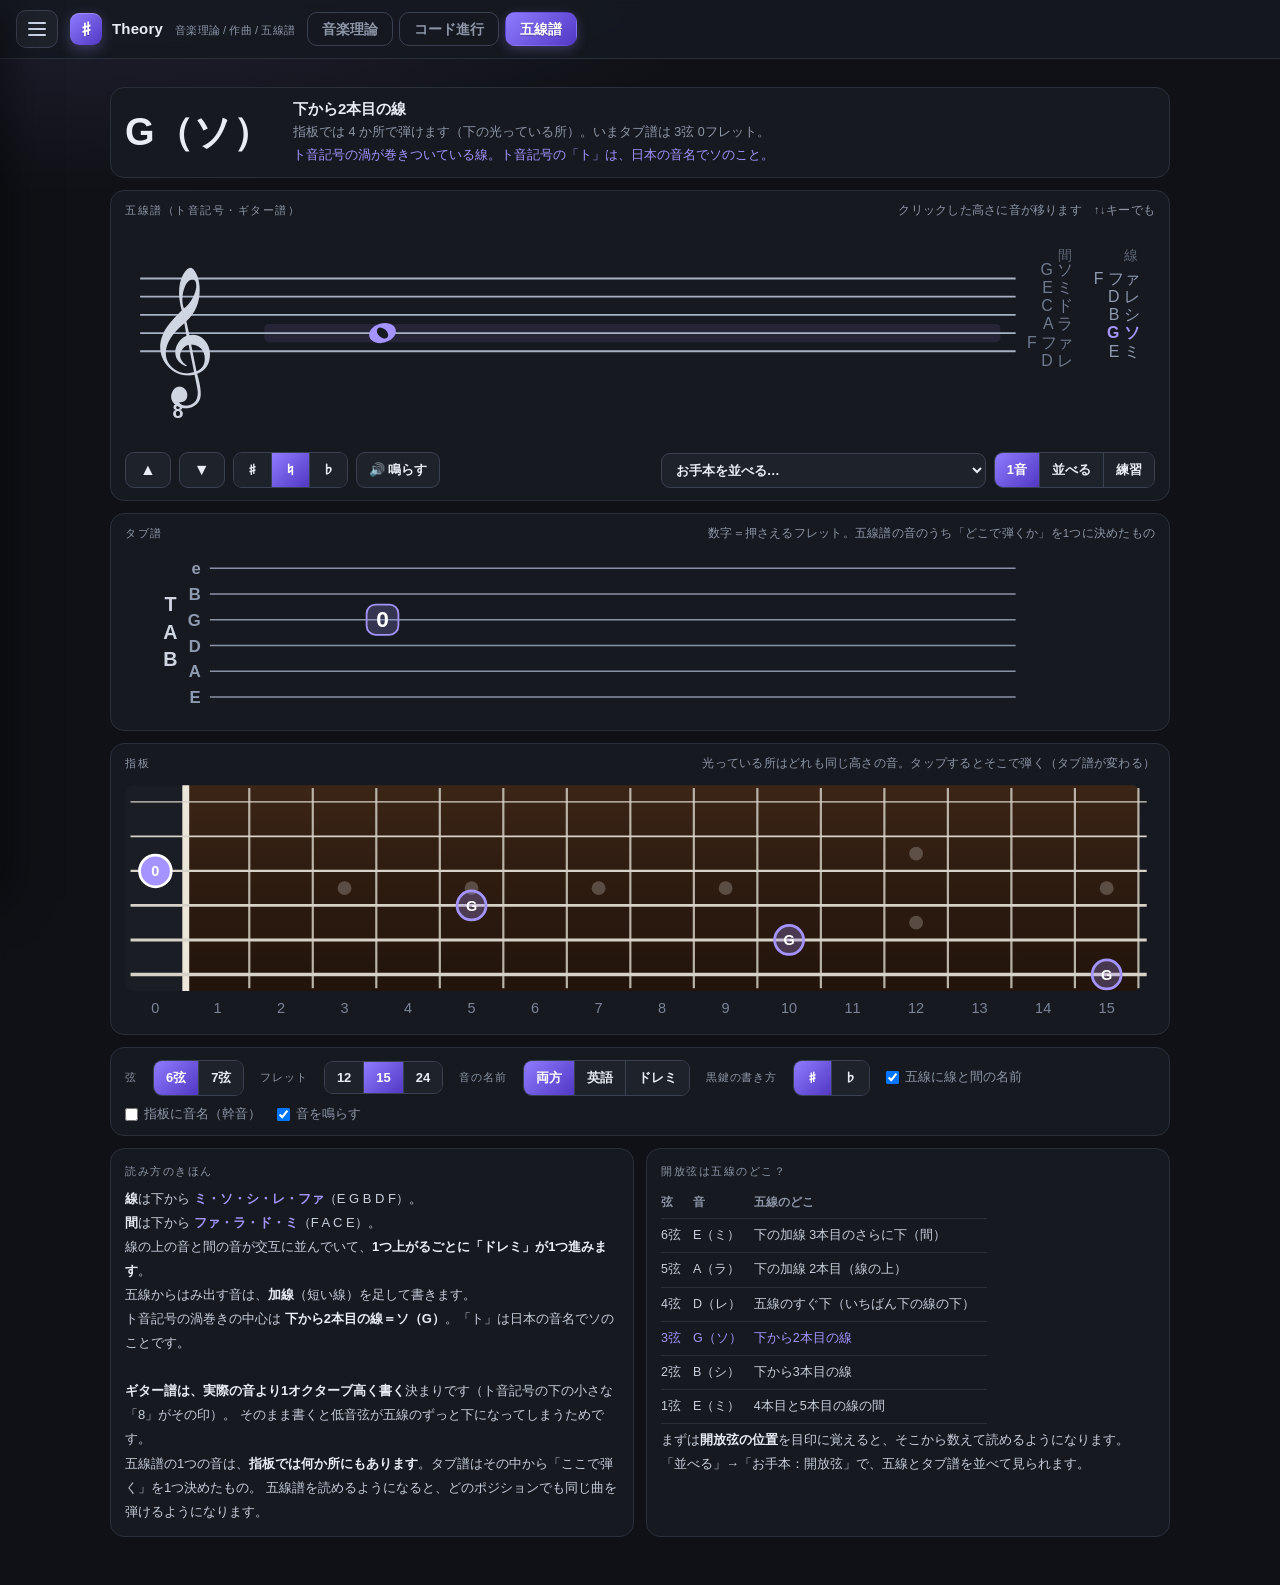
<file: theory/staff.html>
<!DOCTYPE html>
<html lang="ja" data-app="theory">
<head>
<meta charset="UTF-8">
<meta name="viewport" content="width=device-width, initial-scale=1.0, viewport-fit=cover">
<meta name="theme-color" content="#0f1116">
<title>五線譜 — タブ譜・指板とつなぐ</title>
<style>
/* 色・地は ui.css の共通トークン（--ui-*）。このページ固有の部品だけここに書く */
*{box-sizing:border-box;margin:0;padding:0}
[hidden]{display:none !important}
body{color:var(--ui-text,#e9edf3);font-family:var(--ui-font,sans-serif);min-height:100vh;-webkit-text-size-adjust:100%;-webkit-tap-highlight-color:transparent}
.site-nav{display:flex;flex-wrap:wrap;gap:6px;padding:10px 16px}
.nav-link{color:var(--ui-sub);text-decoration:none;font-size:.75rem;padding:6px 12px;border:1px solid var(--ui-line);border-radius:8px}
.app{max-width:1100px;margin:0 auto;padding:16px 20px 48px}
header{display:flex;align-items:center;margin-bottom:12px}
.logo{display:flex;align-items:center;gap:10px}
.logo i{width:32px;height:32px;border-radius:9px;display:flex;align-items:center;justify-content:center;font-style:normal;font-weight:700;color:#fff}
h1{font-size:15px;font-weight:700}
h1 em{font-style:normal;font-weight:400;font-size:11px;color:var(--ui-sub);margin-left:8px}

.panel{background:var(--ui-s1);border:1px solid var(--ui-line);border-radius:14px;padding:12px 14px;margin-top:12px}
.lbl{font-size:11px;letter-spacing:.14em;color:var(--ui-sub);text-transform:uppercase;margin-bottom:6px;
  display:flex;justify-content:space-between;align-items:center;gap:8px;flex-wrap:wrap}
.lbl .hint{letter-spacing:.02em;text-transform:none;font-size:11.5px}

/* いま選んでいる音 */
.readout{display:flex;align-items:center;gap:6px 18px;flex-wrap:wrap}
.readout .nm{font-size:38px;font-weight:800;letter-spacing:.01em;min-width:150px}
.readout .where{font-size:15px;font-weight:700}
.readout .sub{font-size:12.5px;color:var(--ui-sub);margin-top:3px;line-height:1.6}
.readout .tip{font-size:12.5px;color:var(--ui-accent);margin-top:3px;line-height:1.6}

/* ボタン類 */
.toolbar{display:flex;flex-wrap:wrap;gap:8px;align-items:center;margin-top:10px}
.btn{font:inherit;font-size:13px;font-weight:700;color:var(--ui-text);background:var(--ui-s2);border:1px solid var(--ui-line2);
  border-radius:9px;padding:8px 12px;cursor:pointer;white-space:nowrap;transition:.1s}
.btn:hover{border-color:rgba(var(--ui-accent-rgb),.6)}
.btn:active{transform:translateY(1px)}
.btn:disabled{opacity:.38;cursor:default;transform:none}
.btn.on{background:linear-gradient(135deg,var(--t-a),var(--t-b));border-color:transparent;color:#fff}
.btn.big{font-size:16px;padding:8px 14px;min-width:44px}
.seg{display:inline-flex;border:1px solid var(--ui-line2);border-radius:9px;overflow:hidden}
.seg .btn{border:0;border-radius:0}
.seg .btn+.btn{border-left:1px solid var(--ui-line2)}
.grow{flex:1}
.set{display:flex;flex-wrap:wrap;gap:10px 16px;align-items:center;font-size:12.5px;color:var(--ui-sub)}
.set label{display:flex;align-items:center;gap:6px}
.set .k{font-size:11px;letter-spacing:.08em}
select.btn{padding:8px 10px}

/* 五線譜・タブ譜・指板（SVG） */
svg{display:block;width:100%;height:auto;touch-action:manipulation}
svg text{font-family:var(--ui-font,sans-serif)}
.st-line{stroke:#a8b2c4;stroke-width:1.2}
.st-ledger{stroke:#a8b2c4;stroke-width:1.4}
.clef{font-family:"Segoe UI Symbol","Noto Music","Apple Symbols","Bravura",serif !important;font-size:78px;fill:#cfd6e2}
.oct8{font-size:13px;font-weight:700;fill:#cfd6e2}
.lb{font-size:10.5px;fill:#6f7a8e}
.lb.ln{fill:#8f9bb0}
.lb.hl{fill:var(--ui-accent);font-weight:700}
.lb-h{font-size:9.5px;fill:#5d6677;letter-spacing:.1em}
.nh{fill:#e9edf3}
.nh.cur{fill:var(--ui-accent)}
.nhi{fill:var(--ui-s1)}
.acc{font-size:21px;fill:#e9edf3}
.acc.cur{fill:var(--ui-accent)}
.ott{font-size:12px;font-style:italic;font-weight:700;fill:#cfd6e2}
.curband{fill:rgba(var(--ui-accent-rgb),.10)}
.tab-line{stroke:#8792a6;stroke-width:1}
.tab-lbl{font-size:11px;fill:#8f9bb0;font-weight:700}
.tab-T{font-size:13px;font-weight:800;fill:#cfd6e2;letter-spacing:0}
.tab-bg{fill:var(--ui-s1)}
.tab-num{font-size:15px;font-weight:800;fill:#e9edf3}
.tab-cur-bg{fill:rgba(var(--ui-accent-rgb),.22);stroke:var(--ui-accent);stroke-width:1.2}
.tab-cur-num{fill:#fff}
.tab-out{font-size:11px;fill:#6f7a8e}
.hit{cursor:pointer}
.fbwrap,.scrollx{overflow-x:auto;-webkit-overflow-scrolling:touch;scrollbar-width:thin}
.fb-wood{fill:url(#wood)}
.fb-open{fill:#1a1d24}
.fb-fret{stroke:#b9b2a6;stroke-width:1.6}
.fb-nut{stroke:#ece6da;stroke-width:5}
.fb-str{stroke:#d7d2c8}
.fb-inlay{fill:rgba(255,255,255,.22)}
.fb-num{font-size:10.5px;fill:#7b8597}
.fb-name{font-size:9px;fill:rgba(255,255,255,.38);font-weight:700}
.fb-pos{fill:rgba(var(--ui-accent-rgb),.28);stroke:var(--ui-accent);stroke-width:2}
.fb-pos-t{font-size:10.5px;font-weight:800;fill:#fff}
.fb-sel{fill:var(--ui-accent);stroke:#fff;stroke-width:2}
.fb-cell{fill:transparent;cursor:pointer}
.fb-cell:hover{fill:rgba(255,255,255,.06)}
.fb-wrong{fill:none;stroke:#ff6b6b;stroke-width:2.4}

/* 練習（読譜クイズ） */
.qbox{margin-top:10px;border-top:1px solid var(--ui-line);padding-top:10px}
.ans{display:flex;flex-wrap:wrap;gap:6px;margin-top:10px;align-items:stretch}
.nbtn{min-width:62px;padding:8px 10px;font-size:17px;line-height:1.15;display:flex;flex-direction:column;align-items:center;gap:2px}
.nbtn small{font-size:11px;font-weight:600;color:var(--ui-sub)}
.nbtn.ok{background:#1d5c3c;border-color:#46d18a}
.nbtn.ng{background:#5c1d27;border-color:#ff6b6b}
.qfb{margin-top:10px;font-size:15px;font-weight:700;line-height:1.6;min-height:24px}
.qfb.ok{color:#46d18a}
.qfb.ng{color:#ff8a8a}
.qfb small{display:block;font-size:12.5px;font-weight:500;color:var(--ui-sub)}
.qstat{font-size:12.5px;color:var(--ui-sub)}
.qstat b{color:var(--ui-text)}
.weak{font-size:12.5px;color:var(--ui-sub);margin-top:6px}
.weak b{color:#ffb4b4}
.chk{display:flex;align-items:center;gap:6px;font-size:12.5px;color:var(--ui-sub)}
.nh.ok,.acc.ok{fill:#46d18a}
.nh.ng,.acc.ng{fill:#ff6b6b}
.ksig{font-size:21px;fill:#e9edf3}

/* 読み方のきほん */
.guide{font-size:13px;line-height:1.85;color:#c7cfdc}
.guide b{color:var(--ui-text)}
.guide .em{color:var(--ui-accent);font-weight:700}
.guide table{border-collapse:collapse;margin:6px 0 4px;font-size:12.5px}
.guide td,.guide th{border-bottom:1px solid var(--ui-line);padding:5px 12px 5px 0;text-align:left;vertical-align:top}
.guide th{color:var(--ui-sub);font-weight:600;font-size:11.5px}
.guide tr.hl td{color:var(--ui-accent)}
.two{display:grid;grid-template-columns:1fr 1fr;gap:12px}
@media(max-width:820px){.two{grid-template-columns:1fr}}
@media(max-width:520px){
  .app{padding:12px 12px 40px}
  .readout .nm{font-size:30px;min-width:0}
  .btn{padding:7px 10px;font-size:12.5px}
}
</style>
<link rel="stylesheet" href="../ui.css">
<script src="../sound/guitar.js"></script>
</head>
<body>
<nav class="site-nav"><a href="../index.html" class="nav-link">🏠 Home</a>
  <a href="index.html" class="nav-link">📖 Theory</a>
  <a href="compose.html" class="nav-link">🎼 Compose</a>
  <a href="staff.html" class="nav-link active">𝄞 五線譜</a>
  <a href="../fretboard/index.html" class="nav-link" style="margin-left:auto">🎸 Fretboard</a>
  <a href="../fretboard/practice.html" class="nav-link">🎵 Practice</a>
  <a href="../tuner/index.html" class="nav-link">🎚 Tuner</a>
  <a href="../studio/index.html" class="nav-link">🎹 Studio</a>
  <a href="../bookmark/index.html" class="nav-link">🔖 Bookmark</a>
</nav>
<div class="app">
  <header><div class="logo"><i>♯</i><h1>Theory <em>音楽理論 / 作曲 / 五線譜</em></h1></div></header>

  <!-- いま選んでいる音 -->
  <div class="panel">
    <div class="readout">
      <div class="nm" id="rdName">G（ソ）</div>
      <div>
        <div class="where" id="rdWhere">下から2本目の線</div>
        <div class="sub" id="rdSub"></div>
        <div class="tip" id="rdTip"></div>
      </div>
    </div>
  </div>

  <!-- 五線譜 -->
  <div class="panel">
    <div class="lbl"><span>五線譜（ト音記号・ギター譜）</span><span class="hint" id="staffHint">クリックした高さに音が移ります　↑↓キーでも</span></div>
    <div class="scrollx" id="staffWrap"><div id="staff"></div></div>
    <div class="toolbar">
      <button class="btn big" id="btnUp" title="1つ上の線／間へ（↑）">▲</button>
      <button class="btn big" id="btnDown" title="1つ下の線／間へ（↓）">▼</button>
      <div class="seg" id="accSeg" title="臨時記号">
        <button class="btn" data-acc="1">♯</button><button class="btn" data-acc="0">♮</button><button class="btn" data-acc="-1">♭</button>
      </div>
      <button class="btn" id="btnPlay1" title="いまの音を鳴らす（Space）">🔊 鳴らす</button>
      <div class="grow"></div>
      <select class="btn" id="presetSel" title="お手本のフレーズを並べて、五線譜とタブ譜で見る">
        <option value="">お手本を並べる…</option>
        <option value="open">開放弦（低い方から）</option>
        <option value="cmaj">Cメジャー・スケール（ファーストポジション）</option>
        <option value="empent">Eマイナー・ペンタ（開放ポジション）</option>
      </select>
      <div class="seg" id="modeSeg">
        <button class="btn" data-mode="one">1音</button><button class="btn" data-mode="phrase">並べる</button><button class="btn" data-mode="quiz">練習</button>
      </div>
    </div>
    <div class="toolbar" id="phraseBar">
      <button class="btn" id="btnPlayAll">▶ 並べた音を再生</button>
      <button class="btn" id="btnBack">⌫ 1つ消す</button>
      <button class="btn" id="btnClear">クリア</button>
      <span class="hint" style="font-size:12px;color:var(--ui-sub)">指板をタップすると右に並んでいきます</span>
    </div>
    <!-- 練習（読譜クイズ） -->
    <div class="qbox" id="quizBox" hidden>
      <div class="toolbar" style="margin-top:0">
        <div class="seg" id="lvSeg" title="段階">
          <button class="btn" data-lv="1">① 五線の中</button><button class="btn" data-lv="2">② 加線も</button><button class="btn" data-lv="3">③ ♯♭も</button><button class="btn" data-lv="4">④ 調号つき</button>
        </div>
        <label class="chk" title="ヒント中の答えは成績に数えません"><input type="checkbox" id="chkHint"> ヒント（線と間の名前）</label>
        <label class="chk"><input type="checkbox" id="chkAuto"> 正解したら自動で次へ</label>
      </div>
      <div class="ans">
        <div class="seg" id="qAccSeg" title="♯・♭ のついた音は、先にこちらを選んでから音名を押す">
          <button class="btn nbtn" data-qacc="-1">♭</button><button class="btn nbtn" data-qacc="0">♮</button><button class="btn nbtn" data-qacc="1">♯</button>
        </div>
        <div class="ans" id="qNames" style="margin-top:0"></div>
      </div>
      <div class="qfb" id="qFeedback"></div>
      <div class="toolbar">
        <button class="btn" id="btnNext">次の問題 ▶ <small style="font-weight:500;opacity:.7">Enter</small></button>
        <button class="btn" id="btnHear">🔊 もう一度聴く</button>
        <div class="grow"></div>
        <span class="qstat" id="qStats"></span>
        <button class="btn" id="btnReset">成績をリセット</button>
      </div>
      <div class="weak" id="qWeak"></div>
    </div>
  </div>

  <!-- タブ譜 -->
  <div class="panel">
    <div class="lbl"><span>タブ譜</span><span class="hint">数字＝押さえるフレット。五線譜の音のうち「どこで弾くか」を1つに決めたもの</span></div>
    <div class="scrollx" id="tabWrap"><div id="tab"></div></div>
  </div>

  <!-- 指板 -->
  <div class="panel">
    <div class="lbl"><span>指板</span><span class="hint" id="fbHint">光っている所はどれも同じ高さの音。タップするとそこで弾く（タブ譜が変わる）</span></div>
    <div class="fbwrap"><div id="board"></div></div>
  </div>

  <!-- 設定 -->
  <div class="panel">
    <div class="set">
      <span class="k">弦</span>
      <div class="seg" id="strSeg"><button class="btn" data-v="6">6弦</button><button class="btn" data-v="7">7弦</button></div>
      <span class="k">フレット</span>
      <div class="seg" id="fretSeg"><button class="btn" data-v="12">12</button><button class="btn" data-v="15">15</button><button class="btn" data-v="24">24</button></div>
      <span class="k">音の名前</span>
      <div class="seg" id="nameSeg"><button class="btn" data-v="both">両方</button><button class="btn" data-v="en">英語</button><button class="btn" data-v="jp">ドレミ</button></div>
      <span class="k">黒鍵の書き方</span>
      <div class="seg" id="prefSeg"><button class="btn" data-v="sharp">♯</button><button class="btn" data-v="flat">♭</button></div>
      <label><input type="checkbox" id="chkLabels"> 五線に線と間の名前</label>
      <label><input type="checkbox" id="chkFbNames"> 指板に音名（幹音）</label>
      <label><input type="checkbox" id="chkSound"> 音を鳴らす</label>
    </div>
  </div>

  <!-- 読み方のきほん -->
  <div class="two">
    <div class="panel guide">
      <div class="lbl"><span>読み方のきほん</span></div>
      <b>線</b>は下から <span class="em">ミ・ソ・シ・レ・ファ</span>（E G B D F）。<br>
      <b>間</b>は下から <span class="em">ファ・ラ・ド・ミ</span>（F A C E）。<br>
      線の上の音と間の音が交互に並んでいて、<b>1つ上がるごとに「ドレミ」が1つ進みます</b>。<br>
      五線からはみ出す音は、<b>加線</b>（短い線）を足して書きます。<br>
      ト音記号の渦巻きの中心は <b>下から2本目の線＝ソ（G）</b>。「ト」は日本の音名でソのことです。<br><br>
      <b>ギター譜は、実際の音より1オクターブ高く書く</b>決まりです（ト音記号の下の小さな「8」がその印）。
      そのまま書くと低音弦が五線のずっと下になってしまうためです。<br>
      五線譜の1つの音は、<b>指板では何か所にもあります</b>。タブ譜はその中から「ここで弾く」を1つ決めたもの。
      五線譜を読めるようになると、どのポジションでも同じ曲を弾けるようになります。
    </div>
    <div class="panel guide">
      <div class="lbl"><span>開放弦は五線のどこ？</span></div>
      <table id="openTable"></table>
      まずは<b>開放弦の位置</b>を目印に覚えると、そこから数えて読めるようになります。
      「並べる」→「お手本：開放弦」で、五線とタブ譜を並べて見られます。
    </div>
  </div>
</div>

<script>
(function(){
"use strict";
const $ = id => document.getElementById(id);

/* ── 音の基本データ ── */
const LETTERS = ["C","D","E","F","G","A","B"];
const DOREMI  = ["ド","レ","ミ","ファ","ソ","ラ","シ"];
const OFFS    = [0,2,4,5,7,9,11];                 // 幹音の半音位置
const OPEN    = [64,59,55,50,45,40,35];           // 1弦〜7弦の開放（実際に鳴る高さ・MIDI）
const STR_LBL = ["e","B","G","D","A","E","B"];
const E4      = 30;                               // 五線のいちばん下の線（記譜の E4）の全音階番号（4×7＋2）
const GUITAR_OCT = 12;                            // ギター譜は実音より1オクターブ高く書く

/* ── 設定（この端末に保存） ── */
const DEF = { strings:6, frets:15, names:"both", labels:true, mode:"one", sound:true, pref:"sharp", fbNames:false, qlevel:1, qauto:true };
let cfg = Object.assign({}, DEF);
try{ Object.assign(cfg, JSON.parse(localStorage.getItem("staff.cfg") || "{}")); }catch(e){}
function save(){ try{ localStorage.setItem("staff.cfg", JSON.stringify(cfg)); }catch(e){} }

/* ── 状態：並べた音（1音モードは1つだけ） ── */
let notes = [], cur = 0;

/* ── 練習（読譜クイズ）の状態 ── */
const QZ = { q:null, answered:false, ok:null, t0:0, accSel:0, given:null, hint:false,
             key:null, map:[0,0,0,0,0,0,0], keyLeft:0, saved:null, autoTimer:null,
             n:0, okN:0, streak:0, times:[], fb:"", fbCls:"" };
const isQuiz = () => cfg.mode === "quiz";
const hidden = () => isQuiz() && !QZ.answered;        // 答える前は答えにつながる表示を隠す

/* ── 調号（④ 調号つき） ── */
const KEYS = [ {name:"G",n:1,t:"♯"},{name:"D",n:2,t:"♯"},{name:"A",n:3,t:"♯"},{name:"E",n:4,t:"♯"},
               {name:"F",n:1,t:"♭"},{name:"B♭",n:2,t:"♭"},{name:"E♭",n:3,t:"♭"},{name:"A♭",n:4,t:"♭"} ];
const SHARP_L = [3,0,4,1,5,2,6], FLAT_L = [6,2,5,1,4,0,3];   // 調号がつく順の音名（F C G D A E B ／ B E A D G C F）
const SHARP_Y = [8,5,9,6,3,7,4], FLAT_Y = [4,7,3,6,2,5,1];   // ト音記号の五線で、調号を書く高さ
function keyMap(k){ const m = [0,0,0,0,0,0,0], L = k.t === "♯" ? SHARP_L : FLAT_L; for(let i = 0; i < k.n; i++) m[L[i]] = k.t === "♯" ? 1 : -1; return m; }

/* ── 音の計算 ── */
// 全音階番号（五線上の高さ。0＝いちばん下の線、1つ上がると線↔間を1つ）→ 記譜の MIDI（幹音）
function stepToMidi(step){ const d = step + E4, o = Math.floor(d / 7), l = ((d % 7) + 7) % 7; return 12 * (o + 1) + OFFS[l]; }
function letterOf(step){ const d = step + E4; return ((d % 7) + 7) % 7; }
// 記譜の MIDI → 五線上の高さと臨時記号（黒鍵は設定に合わせて ♯ か ♭ で書く）
function spell(midi){
  const pc = ((midi % 12) + 12) % 12, o = Math.floor(midi / 12) - 1;
  const SH = [[0,0],[0,1],[1,0],[1,1],[2,0],[3,0],[3,1],[4,0],[4,1],[5,0],[5,1],[6,0]];
  const FL = [[0,0],[1,-1],[1,0],[2,-1],[2,0],[3,0],[4,-1],[4,0],[5,-1],[5,0],[6,-1],[6,0]];
  const [l, a] = (cfg.pref === "flat" ? FL : SH)[pc];
  return { step: o * 7 + l - E4, acc: a };
}
const writtenOf  = n => stepToMidi(n.step) + n.acc;
const soundingOf = n => writtenOf(n) - GUITAR_OCT;
function nameOf(n){
  const l = letterOf(n.step), a = n.acc > 0 ? "♯" : n.acc < 0 ? "♭" : "";
  const en = LETTERS[l] + a, jp = DOREMI[l] + a;
  return cfg.names === "en" ? en : cfg.names === "jp" ? jp : en + "（" + jp + "）";
}
// その高さの音を弾ける場所（指板上）すべて
function positions(sounding){
  const out = [];
  for(let s = 0; s < cfg.strings; s++){ const f = sounding - OPEN[s]; if(f >= 0 && f <= cfg.frets) out.push({ s, f }); }
  return out;
}
// 候補が複数あるときは、直前の場所にいちばん近い所（＝手を動かさずに弾ける所）を選ぶ
function nearestPos(sounding, prev){
  const ps = positions(sounding);
  if(!ps.length) return null;
  if(prev && prev.s != null) ps.sort((a, b) => Math.abs(a.f - prev.f) - Math.abs(b.f - prev.f) || Math.abs(a.s - prev.s) - Math.abs(b.s - prev.s));
  else ps.sort((a, b) => a.f - b.f || b.s - a.s);
  return ps[0];
}
function rangeSteps(){
  return { lo: spell(OPEN[cfg.strings - 1] + GUITAR_OCT).step, hi: spell(OPEN[0] + cfg.frets + GUITAR_OCT).step };
}
function fromFret(s, f){ const sp = spell(OPEN[s] + f + GUITAR_OCT); return { step: sp.step, acc: sp.acc, s, f }; }
function fromStep(step, acc, prev){
  const n = { step, acc, s: null, f: null };
  const p = nearestPos(soundingOf(n), prev);
  if(p){ n.s = p.s; n.f = p.f; }
  return n;
}

/* ── 五線のどこかを言葉で ── */
function describe(step){
  if(step >= 0 && step <= 8) return step % 2 === 0 ? `下から${step / 2 + 1}本目の線` : `${(step - 1) / 2 + 1}本目と${(step + 1) / 2 + 1}本目の線の間`;
  if(step === -1) return "五線のすぐ下（いちばん下の線の下）";
  if(step === 9)  return "五線のすぐ上（いちばん上の線の上）";
  if(step < 0){ const k = -step; return k % 2 === 0 ? `下の加線 ${k / 2}本目（線の上）` : `下の加線 ${(k - 1) / 2}本目のさらに下（間）`; }
  const k = step - 8; return k % 2 === 0 ? `上の加線 ${k / 2}本目（線の上）` : `上の加線 ${(k - 1) / 2}本目のさらに上（間）`;
}
function tipOf(n){
  if(n.acc === 0){
    if(n.step === 2)  return "ト音記号の渦が巻きついている線。ト音記号の「ト」は、日本の音名でソのこと。";
    if(n.step === -2) return "「真ん中のド」。加線1本のドは、ピアノの鍵盤のちょうど真ん中のドです（ギターでは実際は1オクターブ下）。";
    if(n.step === 0)  return "いちばん下の線＝ミ。ここを起点に「ミ・ソ・シ・レ・ファ」と数えられます。";
    if(n.step === 8)  return "いちばん上の線＝ファ。";
  }
  for(let s = 0; s < cfg.strings; s++) if(OPEN[s] + GUITAR_OCT === writtenOf(n)) return `${s + 1}弦の開放弦と同じ高さ。`;
  return "";
}

/* ── 描画：五線譜 ── */
let SW = 680, NARROW = false;                         // 描く幅（狭い画面では等倍＝縮めない）
const HS = 6;                                         // 半ステップ（線↔間）の高さ
let SH = 160, BOT = 100;                              // 五線の高さと、いちばん下の線の y（描くたびに決め直す）
const yOf = step => BOT - step * HS;
const showLabels = () => isQuiz() ? QZ.hint : cfg.labels;   // 練習中はヒントのときだけ
const LBL_W = () => showLabels() ? 98 : 16;
let X0 = 100;
function layout(){
  const cw = Math.max(280, $("staffWrap").clientWidth || 680);
  NARROW = cw < 680;
  X0 = NARROW ? 78 : 100;
  const need = cfg.mode === "phrase" ? X0 + notes.length * 42 + LBL_W() + 12 : 0;
  SW = NARROW ? Math.max(cw, need) : 680;
}
const svgW = () => NARROW ? ` style="width:${SW}px"` : "";
function noteX(i){
  const x1 = SW - LBL_W();
  if(cfg.mode !== "phrase") return X0 + 70;
  const n = Math.max(notes.length, 1), dx = Math.min(62, (x1 - X0) / n);
  return X0 + dx * (i + 0.5);
}
function staffSvg(){
  // 縦の範囲：低い側は弾ける最低音まで常に確保（音を下げるたびに枠が伸び縮みしないように）、
  // 高い側はふだんは詰め、高い音があるときだけ広げる
  const drawn = notes.map(n => n.step > 16 ? n.step - 7 : n.step);
  const lo = Math.min(-5, rangeSteps().lo - 2, ...drawn.map(v => v - 3));
  const hi = Math.max(13, ...drawn.map(v => v + 3)), PAD = 6;
  BOT = PAD + hi * HS; SH = BOT - lo * HS + PAD;
  let h = `<svg viewBox="0 0 ${SW} ${SH}" id="staffSvg" role="img" aria-label="五線譜"${svgW()}>`;
  const c = notes[cur];
  // いま選んでいる音の高さに薄い帯
  if(c && !isQuiz()){ const st = c.step > 16 ? c.step - 7 : c.step; h += `<rect class="curband" x="${X0 - 8}" y="${yOf(st) - HS}" width="${SW - LBL_W() - X0 + 4}" height="${HS * 2}" rx="3"/>`; }
  for(let i = 0; i < 5; i++){ const y = yOf(i * 2); h += `<line class="st-line" x1="10" x2="${SW - LBL_W() + 6}" y1="${y}" y2="${y}"/>`; }
  // ト音記号と、その下の小さな「8」（ギター譜＝1オクターブ下で鳴る印）
  h += `<text class="clef" x="14" y="${yOf(0) + 15}">𝄞</text>`;
  h += `<text class="oct8" x="35" y="${yOf(0) + 44}" text-anchor="middle">8</text>`;
  // 調号（④ 調号つき）
  if(isQuiz() && cfg.qlevel === 4 && QZ.key){
    const sh = QZ.key.t === "♯", Y = sh ? SHARP_Y : FLAT_Y;
    for(let i = 0; i < QZ.key.n; i++) h += `<text class="ksig" x="${62 + i * 11}" y="${yOf(Y[i]) + (sh ? 7 : 5)}" text-anchor="middle">${QZ.key.t}</text>`;
  }
  // 右端に、線（右の列）と間（左の列）の名前
  if(showLabels()){
    const xL = SW - 10, xS = SW - 54;
    h += `<text class="lb-h" x="${xS}" y="${yOf(8) - 12}" text-anchor="end">間</text><text class="lb-h" x="${xL}" y="${yOf(8) - 12}" text-anchor="end">線</text>`;
    for(let st = -1; st <= 9; st++){
      const l = letterOf(st), onLine = st % 2 === 0, hl = c && !hidden() && (c.step > 16 ? c.step - 7 : c.step) === st ? " hl" : "";
      h += `<text class="lb ${onLine ? "ln" : "sp"}${hl}" x="${onLine ? xL : xS}" y="${yOf(st) + 3.6}" text-anchor="end">${LETTERS[l]} ${DOREMI[l]}</text>`;
    }
  }
  notes.forEach((n, i) => { h += noteSvg(n, noteX(i), i === cur); });
  h += `<rect class="hit" id="staffHit" x="0" y="0" width="${SW}" height="${SH}" fill="transparent"/>`;
  return h + "</svg>";
}
function noteSvg(n, x, isCur){
  let st = n.step, ott = false;
  if(st > 16){ st -= 7; ott = true; }             // 高すぎる音は 8va（1オクターブ上で弾く）で書く
  const y = yOf(st), cls = isQuiz() ? (QZ.answered ? (QZ.ok ? " ok" : " ng") : "") : isCur ? " cur" : "";
  let h = "";
  if(st <= -2) for(let k = -2; k >= st; k -= 2) h += `<line class="st-ledger" x1="${x - 15}" x2="${x + 15}" y1="${yOf(k)}" y2="${yOf(k)}"/>`;
  if(st >= 10) for(let k = 10; k <= st; k += 2) h += `<line class="st-ledger" x1="${x - 15}" x2="${x + 15}" y1="${yOf(k)}" y2="${yOf(k)}"/>`;
  if(n.acc && !n.keyed) h += `<text class="acc${cls}" x="${x - 19}" y="${y + 7}" text-anchor="middle">${n.acc > 0 ? "♯" : "♭"}</text>`;
  // 全音符（白抜きの符頭）
  h += `<ellipse class="nh${cls}" cx="${x}" cy="${y}" rx="9" ry="6.4" transform="rotate(-16 ${x} ${y})"/>`;
  h += `<ellipse class="nhi" cx="${x}" cy="${y}" rx="4.3" ry="2.9" transform="rotate(42 ${x} ${y})"/>`;
  if(ott) h += `<text class="ott" x="${x}" y="${Math.min(y, yOf(8)) - 16}" text-anchor="middle">8va</text>`;
  return h;
}

/* ── 描画：タブ譜 ── */
function tabSvg(){
  const n = cfg.strings, TG = 17, top = 14, H = top * 2 + (n - 1) * TG;
  let h = `<svg viewBox="0 0 ${SW} ${H}" id="tabSvg" role="img" aria-label="タブ譜"${svgW()}>`;
  const mid = top + (n - 1) * TG / 2;
  h += `<text class="tab-T" x="30" y="${mid - 14}" text-anchor="middle">T</text><text class="tab-T" x="30" y="${mid + 4}" text-anchor="middle">A</text><text class="tab-T" x="30" y="${mid + 22}" text-anchor="middle">B</text>`;
  for(let s = 0; s < n; s++){
    const y = top + s * TG;
    h += `<line class="tab-line" x1="56" x2="${SW - LBL_W() + 6}" y1="${y}" y2="${y}"/>`;
    h += `<text class="tab-lbl" x="50" y="${y + 4}" text-anchor="end">${STR_LBL[s]}</text>`;
  }
  notes.forEach((nt, i) => {
    const x = noteX(i);
    if(hidden()){ h += `<text class="tab-out" x="${x}" y="${mid + 5}" text-anchor="middle" style="font-size:18px;font-weight:800">？</text>`; return; }
    if(nt.s == null){ h += `<text class="tab-out" x="${x}" y="${mid + 4}" text-anchor="middle">範囲外</text>`; return; }
    const y = top + nt.s * TG, t = String(nt.f), w = t.length > 1 ? 24 : 17;
    if(i === cur) h += `<rect class="tab-cur-bg" x="${x - w / 2 - 2}" y="${y - 10}" width="${w + 4}" height="20" rx="6"/>`;
    else h += `<rect class="tab-bg" x="${x - w / 2}" y="${y - 8}" width="${w}" height="16"/>`;
    h += `<text class="tab-num${i === cur ? " tab-cur-num" : ""}" x="${x}" y="${y + 5}" text-anchor="middle" data-i="${i}">${t}</text>`;
  });
  h += `<rect class="hit" id="tabHit" x="56" y="0" width="${SW - 56}" height="${H}" fill="transparent"/>`;
  return h + "</svg>";
}

/* ── 描画：指板 ── */
function boardSvg(){
  const n = cfg.strings, F = cfg.frets, nut = 44, fw = F > 15 ? 40 : 46, W = nut + F * fw + 12;
  const top = 18, SG = 25, bottom = top + (n - 1) * SG, H = bottom + 34;
  const fx = k => nut + k * fw, cx = k => k === 0 ? nut / 2 : nut + (k - 0.5) * fw, sy = s => top + s * SG;
  let h = `<svg viewBox="0 0 ${W} ${H}" id="boardSvg" role="img" aria-label="指板" style="min-width:${Math.min(W, F > 15 ? W : 660)}px">`;
  h += `<defs><linearGradient id="wood" x1="0" y1="0" x2="0" y2="1"><stop offset="0" stop-color="#3b2516"/><stop offset=".5" stop-color="#2d1b10"/><stop offset="1" stop-color="#22140b"/></linearGradient></defs>`;
  h += `<rect class="fb-open" x="0" y="${top - 12}" width="${nut}" height="${bottom - top + 24}" rx="6"/>`;
  h += `<rect class="fb-wood" x="${nut}" y="${top - 12}" width="${F * fw}" height="${bottom - top + 24}" rx="4"/>`;
  // ポジションマーク
  const midY = (top + bottom) / 2;
  [3, 5, 7, 9, 15, 17, 19, 21].forEach(k => { if(k <= F) h += `<circle class="fb-inlay" cx="${cx(k)}" cy="${midY}" r="5"/>`; });
  [12, 24].forEach(k => { if(k <= F) h += `<circle class="fb-inlay" cx="${cx(k)}" cy="${midY - SG}" r="5"/><circle class="fb-inlay" cx="${cx(k)}" cy="${midY + SG}" r="5"/>`; });
  for(let k = 1; k <= F; k++) h += `<line class="fb-fret" x1="${fx(k)}" x2="${fx(k)}" y1="${top - 10}" y2="${bottom + 10}"/>`;
  h += `<line class="fb-nut" x1="${nut}" x2="${nut}" y1="${top - 12}" y2="${bottom + 12}"/>`;
  for(let s = 0; s < n; s++) h += `<line class="fb-str" x1="4" x2="${W - 6}" y1="${sy(s)}" y2="${sy(s)}" stroke-width="${0.8 + s * 0.35}"/>`;
  for(let k = 0; k <= F; k++) h += `<text class="fb-num" x="${cx(k)}" y="${H - 6}" text-anchor="middle">${k}</text>`;
  // 指板の音名（幹音だけ、うっすら）
  if(cfg.fbNames && !isQuiz()){
    for(let s = 0; s < n; s++) for(let k = 0; k <= F; k++){
      const sp = spell(OPEN[s] + k + GUITAR_OCT);
      if(sp.acc === 0) h += `<text class="fb-name" x="${cx(k)}" y="${sy(s) - 4}" text-anchor="middle">${LETTERS[letterOf(sp.step)]}</text>`;
    }
  }
  // いまの音を弾ける場所（全部）と、いま選んでいる場所
  const c = notes[cur];
  // 指板で答えて外れたときは、押した場所に赤い輪
  if(isQuiz() && QZ.answered && !QZ.ok && QZ.given && QZ.given.s != null)
    h += `<circle class="fb-wrong" cx="${cx(QZ.given.f)}" cy="${sy(QZ.given.s)}" r="12"/>`;
  if(c && !hidden()){
    const lt = LETTERS[letterOf(c.step)] + (c.acc > 0 ? "♯" : c.acc < 0 ? "♭" : "");
    positions(soundingOf(c)).forEach(p => {
      const sel = p.s === c.s && p.f === c.f;
      h += `<circle class="${sel ? "fb-sel" : "fb-pos"}" cx="${cx(p.f)}" cy="${sy(p.s)}" r="${sel ? 11.5 : 10.5}"/>`;
      h += `<text class="fb-pos-t" x="${cx(p.f)}" y="${sy(p.s) + 3.8}" text-anchor="middle">${sel ? p.f : lt}</text>`;
    });
  }
  // タップ用のマス
  for(let s = 0; s < n; s++) for(let k = 0; k <= F; k++){
    const x = k === 0 ? 0 : fx(k - 1), w = k === 0 ? nut : fw;
    h += `<rect class="fb-cell" x="${x}" y="${sy(s) - SG / 2}" width="${w}" height="${SG}" data-s="${s}" data-f="${k}"/>`;
  }
  return h + "</svg>";
}

/* ── 表示の更新 ── */
function render(){
  layout();
  const c = notes[cur];
  $("staff").innerHTML = staffSvg();
  $("tab").innerHTML = tabSvg();
  $("board").innerHTML = boardSvg();
  if(c && hidden()){
    $("rdName").textContent = "？";
    $("rdWhere").textContent = "この音の名前は？";
    $("rdSub").textContent = "下のボタンで答えるか、指板の「同じ高さ」の場所をタップ（どこでも正解）。";
    $("rdTip").textContent = cfg.qlevel === 4 && QZ.key
      ? `調号（${QZ.key.t}が${QZ.key.n}つ）がついています。` + (QZ.hint ? `${QZ.key.t}がつく音：` + (QZ.key.t === "♯" ? SHARP_L : FLAT_L).slice(0, QZ.key.n).map(l => LETTERS[l]).join("・") : "")
      : cfg.qlevel === 3 ? "♯・♭のついた音は、先に ♯／♭ を選んでから音名を押してください。" : "";
  } else if(c){
    $("rdName").textContent = nameOf(c);
    const drawn = c.step > 16 ? c.step - 7 : c.step;   // 高すぎる音は 8va で1オクターブ下に書いている
    $("rdWhere").textContent = describe(drawn) + (c.step > 16 ? "（8va＝書いた位置の1オクターブ上で弾く）" : "");
    const ps = positions(soundingOf(c));
    $("rdSub").textContent = ps.length
      ? `指板では ${ps.length} か所で弾けます（下の光っている所）。` + (c.s != null ? `いまタブ譜は ${c.s + 1}弦 ${c.f}フレット。` : "")
      : "この音は、いまの弦の数・フレット数では弾けません。";
    $("rdTip").textContent = tipOf(c);
  }
  // ボタンの状態
  const seg = (id, v) => Array.prototype.forEach.call($(id).children, b => b.classList.toggle("on", String(b.dataset.v ?? b.dataset.mode ?? b.dataset.acc) === String(v)));
  seg("modeSeg", cfg.mode); seg("strSeg", cfg.strings); seg("fretSeg", cfg.frets); seg("nameSeg", cfg.names); seg("prefSeg", cfg.pref);
  seg("accSeg", c ? c.acc : 0);
  $("phraseBar").hidden = cfg.mode !== "phrase";
  ["btnUp","btnDown","accSeg","btnPlay1","presetSel"].forEach(id => $(id).hidden = isQuiz());
  $("quizBox").hidden = !isQuiz();
  $("staffHint").textContent = isQuiz() ? "音符の高さを読んで、名前を答えてください" : "クリックした高さに音が移ります　↑↓キーでも";
  $("fbHint").textContent = isQuiz() && !QZ.answered ? "指板で答える：五線譜の音と「同じ高さ」の場所をタップ（どの弦でも正解）"
                          : "光っている所はどれも同じ高さの音。タップするとそこで弾く（タブ譜が変わる）";
  if(isQuiz()) renderQuiz();
  $("chkLabels").checked = cfg.labels; $("chkFbNames").checked = cfg.fbNames; $("chkSound").checked = cfg.sound;
  renderOpenTable();
}
function renderOpenTable(){
  let h = "<tr><th>弦</th><th>音</th><th>五線のどこ</th></tr>";
  const c = notes[cur];
  for(let s = cfg.strings - 1; s >= 0; s--){
    const sp = spell(OPEN[s] + GUITAR_OCT), n = { step: sp.step, acc: sp.acc };
    const hl = c && writtenOf(c) === writtenOf(n) ? " class=\"hl\"" : "";
    h += `<tr${hl}><td>${s + 1}弦</td><td>${nameOf(n)}</td><td>${describe(sp.step)}</td></tr>`;
  }
  $("openTable").innerHTML = h;
}

/* ── 音を鳴らす（録音ギター。準備前は短い合成音で代役） ── */
let ctx = null;
function ac(){
  if(!ctx){ try{ ctx = new (window.AudioContext || window.webkitAudioContext)(); }catch(e){ return null; } }
  if(ctx.state === "suspended") ctx.resume();
  return ctx;
}
function play(n){
  if(!cfg.sound || !n) return;
  const c = ac(); if(!c) return;
  const m = soundingOf(n);
  if(window.GuitarRec && GuitarRec.isReady()){ GuitarRec.now(c, m, { gain: 0.66 }); return; }
  const t = c.currentTime, o = c.createOscillator(), g = c.createGain();
  o.type = "triangle"; o.frequency.value = 440 * Math.pow(2, (m - 69) / 12);
  g.gain.setValueAtTime(0, t); g.gain.linearRampToValueAtTime(0.22, t + 0.01); g.gain.exponentialRampToValueAtTime(0.001, t + 1.2);
  o.connect(g); g.connect(c.destination); o.start(t); o.stop(t + 1.3);
}

/* ── 操作 ── */
const MAX = 16;
function setCurrent(n, append){
  if(cfg.mode === "phrase" && append){ notes.push(n); if(notes.length > MAX) notes.shift(); cur = notes.length - 1; }
  else { notes[cur] = n; }
  render(); play(n);
}
function moveStep(d){
  const c = notes[cur]; if(!c) return;
  const r = rangeSteps(), step = Math.max(r.lo, Math.min(r.hi, c.step + d));
  if(step === c.step && c.acc === 0) return;
  setCurrent(fromStep(step, 0, c), false);
}
function setAcc(a){
  const c = notes[cur]; if(!c) return;
  const n = fromStep(c.step, a, c);
  if(soundingOf(n) < OPEN[cfg.strings - 1]) return;   // いちばん低い開放弦より下には行かない
  setCurrent(n, false);
}
// 五線譜をクリック：その高さへ（並べるモードでは、近い列の音を選んで動かす）
$("staff").addEventListener("click", e => {
  if(isQuiz()) return;                                // 練習中は五線をさわっても動かさない
  const svg = $("staffSvg"); if(!svg) return;
  const r = svg.getBoundingClientRect(), x = (e.clientX - r.left) * SW / r.width, y = (e.clientY - r.top) * SH / r.height;
  if(cfg.mode === "phrase" && notes.length > 1){
    let best = cur, bd = Infinity;
    notes.forEach((n, i) => { const d = Math.abs(noteX(i) - x); if(d < bd){ bd = d; best = i; } });
    cur = best;
  }
  const c = notes[cur], rg = rangeSteps();
  let step = Math.round((BOT - y) / HS);
  if(c && c.step > 16) step += 7;
  step = Math.max(rg.lo, Math.min(rg.hi, step));
  if(c && step === c.step){ render(); play(c); return; }   // 同じ高さ＝選んで鳴らすだけ
  setCurrent(fromStep(step, 0, c), false);
});
// タブ譜をクリック：その列の音を選んで鳴らす
$("tab").addEventListener("click", e => {
  if(hidden()) return;
  const svg = $("tabSvg"); if(!svg || !notes.length) return;
  const r = svg.getBoundingClientRect(), x = (e.clientX - r.left) * SW / r.width;
  let best = cur, bd = Infinity;
  notes.forEach((n, i) => { const d = Math.abs(noteX(i) - x); if(d < bd){ bd = d; best = i; } });
  cur = best; render(); play(notes[cur]);
});
// 指板をタップ：その場所で弾く（並べるモードでは右に足していく）
$("board").addEventListener("click", e => {
  const cell = e.target.closest("[data-s]"); if(!cell) return;
  const s = +cell.dataset.s, f = +cell.dataset.f, c = notes[cur];
  if(isQuiz()){                                       // 練習：答える前は「指板で答える」、答えたあとは同じ高さの場所だけ鳴らせる
    if(!QZ.answered){ answer({ s, f }); return; }
    if(c && OPEN[s] + f === soundingOf(c)){ c.s = s; c.f = f; render(); play(c); }
    return;
  }
  // 光っている場所（いまの音と同じ高さ）をタップ → 弾く場所だけ変える
  if(c && OPEN[s] + f === soundingOf(c)){ c.s = s; c.f = f; render(); play(c); return; }
  setCurrent(fromFret(s, f), true);
});
$("btnUp").onclick = () => moveStep(1);
$("btnDown").onclick = () => moveStep(-1);
$("accSeg").addEventListener("click", e => { const b = e.target.closest("[data-acc]"); if(b) setAcc(+b.dataset.acc); });
$("btnPlay1").onclick = () => play(notes[cur]);
document.addEventListener("keydown", e => {
  if(/INPUT|SELECT|TEXTAREA/.test(e.target.tagName)) return;
  if(isQuiz()){                                       // 練習：C〜B キーで答える、Enter で次、Space でもう一度聴く
    const k = e.key.toUpperCase(), l = LETTERS.indexOf(k);
    if(l >= 0 && e.key.length === 1 && !QZ.answered){ e.preventDefault(); answer({ letter: l, acc: cfg.qlevel >= 3 ? QZ.accSel : 0 }); }
    else if(e.key === "Enter"){ e.preventDefault(); newQuestion(); }
    else if(e.code === "Space" && QZ.answered){ e.preventDefault(); play(QZ.q); }
    return;
  }
  if(e.key === "ArrowUp"){ e.preventDefault(); moveStep(1); }
  else if(e.key === "ArrowDown"){ e.preventDefault(); moveStep(-1); }
  else if(e.code === "Space"){ e.preventDefault(); play(notes[cur]); }
});

/* 1音 ／ 並べる */
$("modeSeg").addEventListener("click", e => {
  const b = e.target.closest("[data-mode]"); if(!b) return;
  const was = cfg.mode;
  cfg.mode = b.dataset.mode; save(); stopPhrase(); clearTimeout(QZ.autoTimer);
  if(cfg.mode === "quiz"){                            // 練習に入る：いまの音は取っておき、戻ったら元に戻す
    if(was !== "quiz") QZ.saved = { notes: notes.slice(), cur };
    newQuestion(); return;
  }
  if(was === "quiz"){ const sv = QZ.saved; notes = sv && sv.notes.length ? sv.notes : [fromFret(2, 0)]; cur = sv ? Math.min(sv.cur, notes.length - 1) : 0; }
  if(cfg.mode === "one"){ notes = [notes[cur] || fromFret(2, 0)]; cur = 0; }
  render();
});
let playTimer = null;
function stopPhrase(){ clearTimeout(playTimer); playTimer = null; $("btnPlayAll").textContent = "▶ 並べた音を再生"; }
$("btnPlayAll").onclick = () => {
  if(playTimer){ stopPhrase(); return; }
  if(!notes.length) return;
  let i = 0;
  const step = () => { if(i >= notes.length){ stopPhrase(); return; } cur = i; render(); play(notes[i]); i++; playTimer = setTimeout(step, 520); };
  $("btnPlayAll").textContent = "■ 停止"; step();
};
$("btnBack").onclick = () => { if(notes.length > 1){ notes.pop(); cur = Math.min(cur, notes.length - 1); render(); } };
$("btnClear").onclick = () => { notes = [notes[cur]]; cur = 0; render(); };
const PRESETS = {
  open:   () => { const a = []; for(let s = cfg.strings - 1; s >= 0; s--) a.push([s, 0]); return a; },
  cmaj:   () => [[4,3],[3,0],[3,2],[3,3],[2,0],[2,2],[1,0],[1,1]],
  empent: () => [[5,0],[5,3],[4,0],[4,2],[3,0],[3,2],[2,0],[2,2],[1,0],[1,3],[0,0],[0,3]]
};
$("presetSel").onchange = e => {
  const p = PRESETS[e.target.value]; e.target.value = ""; if(!p) return;
  cfg.mode = "phrase"; save(); stopPhrase();
  notes = p().map(([s, f]) => fromFret(s, f)); cur = 0; render(); $("btnPlayAll").click();
};

/* ════════ 練習（読譜クイズ） ════════ */
function qStats(){ try{ return JSON.parse(localStorage.getItem("staff.quiz") || "{}"); }catch(e){ return {}; } }
function saveStats(S){ try{ localStorage.setItem("staff.quiz", JSON.stringify(S)); }catch(e){} }
const qKey = n => cfg.qlevel + ":" + n.step + ":" + n.acc;
// 出題する音の一覧（段階ごと）。ギターで弾ける高さだけ
function qPool(){
  const lv = cfg.qlevel, r = rangeSteps();
  const lo = lv === 1 ? 0 : Math.max(r.lo, -10), hi = lv === 1 ? 8 : Math.min(r.hi, 12);
  const out = [];
  for(let st = lo; st <= hi; st++){
    const l = letterOf(st);
    if(lv <= 2) out.push({ step: st, acc: 0 });
    else if(lv === 3){
      out.push({ step: st, acc: 0 });
      if(l !== 2 && l !== 6) out.push({ step: st, acc: 1 });    // E♯・B♯ は出さない
      if(l !== 0 && l !== 3) out.push({ step: st, acc: -1 });   // C♭・F♭ は出さない
    }
    else out.push({ step: st, acc: QZ.map[l], keyed: true });   // 調号で決まる（音符の横には書かない）
  }
  const lowS = OPEN[cfg.strings - 1], highS = OPEN[0] + cfg.frets;
  return out.filter(n => { const sd = soundingOf(n); return sd >= lowS && sd <= highS; });
}
// 習得度 m（0〜1）。最近の出来で決まる：間違えると半分に、正解すると 1 に近づく
// （通算の回数で決めると、昔たくさん間違えた音がいつまでも出続けるため）
const mOf = st => st.m != null ? st.m : (st.ok + 1) / (st.ok + st.ng + 2);
// 習得度が低い音ほど多く出す。まだ出ていない音もやや多め
const qWeight = st => !st ? 2 : 0.4 + 5 * Math.pow(1 - mOf(st), 1.5);
function pickQ(){
  const pool = qPool(), S = qStats();
  const cand = pool.filter(n => !QZ.q || pool.length < 3 || n.step !== QZ.q.step);   // 同じ高さを続けない
  let tot = 0; const w = cand.map(n => { const v = qWeight(S[qKey(n)]); tot += v; return v; });
  let r = Math.random() * tot;
  for(let i = 0; i < cand.length; i++){ r -= w[i]; if(r <= 0) return Object.assign({}, cand[i]); }
  return Object.assign({}, cand[cand.length - 1]);
}
function newQuestion(){
  clearTimeout(QZ.autoTimer);
  if(cfg.qlevel === 4){
    if(!QZ.key || QZ.keyLeft <= 0){   // 調号は 6 問ごとに変える
      let k; do{ k = KEYS[(Math.random() * KEYS.length) | 0]; }while(QZ.key && k === QZ.key);
      QZ.key = k; QZ.map = keyMap(k); QZ.keyLeft = 6;
    }
    QZ.keyLeft--;
  }
  const q = pickQ(); q.s = null; q.f = null;
  Object.assign(QZ, { q, answered:false, ok:null, given:null, accSel:0, t0:performance.now(), fb:"", fbCls:"" });
  notes = [q]; cur = 0; render();
}
const plainName = (l, a) => { const t = a > 0 ? "♯" : a < 0 ? "♭" : ""; return cfg.names === "en" ? LETTERS[l] + t : cfg.names === "jp" ? DOREMI[l] + t : LETTERS[l] + t + "（" + DOREMI[l] + t + "）"; };
function answer(g){
  if(!QZ.q || QZ.answered) return;
  const q = QZ.q, secs = (performance.now() - QZ.t0) / 1000, want = soundingOf(q);
  let ok, extra = "", yours = "";
  if(g.s != null){                                   // 指板で答えた
    const got = OPEN[g.s] + g.f;
    ok = got === want;
    const sp = spell(got + GUITAR_OCT);
    yours = `${g.s + 1}弦 ${g.f}フレット＝${nameOf(sp)}`;
    if(ok){ q.s = g.s; q.f = g.f; }
    else{
      const p = nearestPos(want, { s: g.s, f: g.f }); if(p){ q.s = p.s; q.f = p.f; }
      if((((got - want) % 12) + 12) % 12 === 0) extra = "音名は合っていますが、高さ（オクターブ）が違います。ギター譜は実際より1オクターブ高く書くことを思い出して。";
    }
  } else {                                           // 音名で答えた
    ok = g.letter === letterOf(q.step) && g.acc === q.acc;
    yours = plainName(g.letter, g.acc);
    const p = nearestPos(want, null); if(p){ q.s = p.s; q.f = p.f; }
    if(!ok && g.letter === letterOf(q.step)) extra = q.keyed ? "音名は合っています。調号の ♯／♭ を忘れずに。" : "音名は合っています。♯・♭ が違います。";
  }
  QZ.given = g; QZ.answered = true; QZ.ok = ok;
  if(!QZ.hint){                                      // ヒントを使った答えは成績に数えない
    const S = qStats(), k = qKey(q); S[k] = S[k] || { ok:0, ng:0 };
    const m0 = mOf(S[k]);
    if(ok){ S[k].ok++; S[k].m = 0.6 * m0 + 0.4; } else { S[k].ng++; S[k].m = 0.5 * m0; }
    saveStats(S);
    QZ.n++; if(ok){ QZ.okN++; QZ.streak++; QZ.times.push(secs); } else QZ.streak = 0;
  }
  const drawn = q.step > 16 ? q.step - 7 : q.step;
  const keyNote = q.keyed && q.acc ? `（調号の${q.acc > 0 ? "♯" : "♭"}がつく音）` : "";
  if(ok){ QZ.fb = `✔ 正解！ ${nameOf(q)}${keyNote}　<small>${describe(drawn)}　${secs.toFixed(1)}秒</small>`; QZ.fbCls = "ok"; }
  else  { QZ.fb = `✖ 正解は ${nameOf(q)}${keyNote}　<small>${describe(drawn)}。あなたの答え：${yours}。${extra}</small>`; QZ.fbCls = "ng"; }
  render(); play(q);
  if(ok && cfg.qauto) QZ.autoTimer = setTimeout(newQuestion, 1400);
}
function renderQuiz(){
  Array.prototype.forEach.call($("lvSeg").children, b => b.classList.toggle("on", +b.dataset.lv === cfg.qlevel));
  $("qAccSeg").hidden = cfg.qlevel < 3;
  Array.prototype.forEach.call($("qAccSeg").children, b => b.classList.toggle("on", +b.dataset.qacc === QZ.accSel));
  // 音名ボタン（答えたあとは、正解と自分の答えに色）
  let h = "";
  for(let l = 0; l < 7; l++){
    let cls = "";
    if(QZ.answered && QZ.q){
      if(l === letterOf(QZ.q.step)) cls = " ok";
      else if(QZ.given && QZ.given.letter === l) cls = " ng";
    }
    const top = cfg.names === "jp" ? DOREMI[l] : LETTERS[l], sub = cfg.names === "both" ? `<small>${DOREMI[l]}</small>` : "";
    h += `<button class="btn nbtn${cls}" data-l="${l}">${top}${sub}</button>`;
  }
  $("qNames").innerHTML = h;
  $("chkHint").checked = QZ.hint; $("chkAuto").checked = cfg.qauto;
  const fb = $("qFeedback"); fb.innerHTML = QZ.fb; fb.className = "qfb " + QZ.fbCls;
  $("btnNext").disabled = false; $("btnHear").disabled = !QZ.answered;
  const avg = QZ.times.length ? (QZ.times.reduce((a, b) => a + b, 0) / QZ.times.length).toFixed(1) + "秒" : "—";
  $("qStats").innerHTML = `今回 <b>${QZ.okN}/${QZ.n}</b>　連続 <b>${QZ.streak}</b>　正解までの平均 <b>${avg}</b>`;
  // 苦手な音（この段階で間違いの多い順に3つ）
  const S = qStats(), lv = cfg.qlevel + ":";
  const weak = Object.keys(S).filter(k => k.startsWith(lv) && S[k].ng > 0 && mOf(S[k]) < 0.6)
    .sort((a, b) => mOf(S[a]) - mOf(S[b])).slice(0, 3)
    .map(k => { const [, st, ac] = k.split(":").map(Number); return nameOf({ step: st, acc: ac }) + "（" + describe(st > 16 ? st - 7 : st) + "）"; });
  $("qWeak").innerHTML = weak.length ? `苦手な音：<b>${weak.join("　")}</b>　— 最近間違えた音ほど多めに出題しています（続けて正解すると減ります）` : "最近間違えた音ほど多めに出題します。";
}
$("qNames").addEventListener("click", e => { const b = e.target.closest("[data-l]"); if(b) answer({ letter: +b.dataset.l, acc: cfg.qlevel >= 3 ? QZ.accSel : 0 }); });
$("qAccSeg").addEventListener("click", e => { const b = e.target.closest("[data-qacc]"); if(!b || QZ.answered) return; QZ.accSel = +b.dataset.qacc; renderQuiz(); });
$("lvSeg").addEventListener("click", e => { const b = e.target.closest("[data-lv]"); if(!b) return; cfg.qlevel = +b.dataset.lv; save(); QZ.key = null; newQuestion(); });
$("chkHint").onchange = e => { QZ.hint = e.target.checked; render(); };
$("chkAuto").onchange = e => { cfg.qauto = e.target.checked; save(); };
$("btnNext").onclick = () => newQuestion();
$("btnHear").onclick = () => { if(QZ.answered) play(QZ.q); };
let resetArm = 0;
$("btnReset").onclick = () => {   // 2回押しで確定（うっかり消さないように）
  if(Date.now() - resetArm > 3000){ resetArm = Date.now(); $("btnReset").textContent = "もう一度押すとリセット"; setTimeout(() => { $("btnReset").textContent = "成績をリセット"; }, 3000); return; }
  try{ localStorage.removeItem("staff.quiz"); }catch(e){}
  Object.assign(QZ, { n:0, okN:0, streak:0, times:[] }); resetArm = 0; $("btnReset").textContent = "成績をリセット"; render();
};

/* 設定 */
function reposition(){   // 弦やフレットの数が変わったら、音の高さは保ったまま弾く場所を決め直す
  notes = notes.map(n => { const m = fromStep(n.step, n.acc, n.s != null && n.s < cfg.strings && n.f <= cfg.frets ? n : null); return m; });
}
function bindSeg(id, key, num, after){
  $(id).addEventListener("click", e => {
    const b = e.target.closest("[data-v]"); if(!b) return;
    cfg[key] = num ? +b.dataset.v : b.dataset.v; save();
    if(after) after(); render();
  });
}
bindSeg("strSeg", "strings", true, reposition);
bindSeg("fretSeg", "frets", true, reposition);
bindSeg("nameSeg", "names", false);
bindSeg("prefSeg", "pref", false, () => { notes = notes.map(n => { const sp = spell(writtenOf(n)); return { step: sp.step, acc: sp.acc, s: n.s, f: n.f }; }); });
$("chkLabels").onchange  = e => { cfg.labels  = e.target.checked; save(); render(); };
$("chkFbNames").onchange = e => { cfg.fbNames = e.target.checked; save(); render(); };
$("chkSound").onchange   = e => { cfg.sound   = e.target.checked; save(); };

/* 五線譜とタブ譜の横スクロールを連動させる（狭い画面で列がずれないように） */
let syncing = false;
[["staffWrap","tabWrap"],["tabWrap","staffWrap"]].forEach(([a, b]) => $(a).addEventListener("scroll", () => {
  if(syncing) return; syncing = true; $(b).scrollLeft = $(a).scrollLeft; requestAnimationFrame(() => syncing = false);
}));
window.addEventListener("resize", () => render());

/* はじめは 3弦の開放＝ソ（G）。ト音記号の渦の線で、いちばん覚えやすい */
cfg.mode = cfg.mode === "phrase" ? "one" : cfg.mode;   // 開き直したときは 1音モードから（練習中だったら練習から）
notes = [fromFret(2, 0)]; cur = 0;
if(cfg.mode === "quiz"){ QZ.saved = { notes: notes.slice(), cur: 0 }; newQuestion(); } else render();
})();
</script>
<script src="../nav.js" defer></script>
</body>
</html>
</file>
<file: ui.css>
/* ═══════════════════════════════════════════════════════════════
   ui.css — Guitar Apps 共通の見た目
   方針は「同じ部屋、違う照明」。

   共通にするもの
     ・地の色 / 面 / 線 / 文字色（全アプリ同じ段階）
     ・アプリの"顔"＝ 色タイル＋記号 ＋ 名前 ＋ 小さな説明
       （ホームのカード・☰ ドロワー・各アプリのヘッダーで同じ形）
     ・☰ が乗る上端のバー、フォーカス枠、選択色、スクロールバー
   アプリごとに変えるもの
     ・アクセント色（タイル、上端の光、選択中のタブ）
     ・書体の声（tuner＝等幅のオシロ画面、bookmark＝明朝のロゴ）
     ・中身のデザイン（指板の木目、スコープの緑 など）

   使い方: 各ページの <html data-app="…"> と、</head> 直前の
   <link rel="stylesheet" href="../ui.css">。ページ固有の CSS 変数は
   下の「ブリッジ」で共通トークンに付け替えるので、ページ側はほぼ無改造。
   ═══════════════════════════════════════════════════════════════ */

/* ── 共通トークン ── */
:root{
  --ui-bg:#0f1116;   --ui-s1:#161920;  --ui-s2:#1e222b;  --ui-s3:#272c37;
  --ui-line:#2a2f3a; --ui-line2:#3a4150;
  --ui-text:#e9edf3; --ui-sub:#8d97a8;  --ui-faint:#5d6677;
  --ui-font:-apple-system,BlinkMacSystemFont,"Segoe UI","Hiragino Sans","Hiragino Kaku Gothic ProN",Meiryo,sans-serif;
  --ui-bar:rgba(22,25,32,.86);
}

/* ── アプリごとの色（アクセント＝文字・線・光用 / タイル＝白い記号が読める深めの2色） ──
   html[data-app] はそのページの色、[data-tile] はホームやドロワーで他アプリの顔を出すとき用 */
html[data-app="home"],     [data-tile="home"]     {--ui-accent:#8fa8d8; --ui-accent-rgb:143,168,216; --t-a:#6f8cc4; --t-b:#3b5690;}
html[data-app="tuner"],    [data-tile="tuner"]    {--ui-accent:#19e68c; --ui-accent-rgb:25,230,140;  --t-a:#15b873; --t-b:#066b43;}
html[data-app="fretboard"],[data-tile="fretboard"]{--ui-accent:#ef4b5a; --ui-accent-rgb:239,75,90;   --t-a:#ec4655; --t-b:#a01d33;}
html[data-app="theory"],   [data-tile="theory"]   {--ui-accent:#a594ff; --ui-accent-rgb:165,148,255; --t-a:#8e7bff; --t-b:#5238c4;}
html[data-app="studio"],   [data-tile="studio"]   {--ui-accent:#ffad42; --ui-accent-rgb:255,173,66;  --t-a:#f59a2e; --t-b:#b94a14;}
html[data-app="bookmark"], [data-tile="bookmark"] {--ui-accent:#d9ab5f; --ui-accent-rgb:217,171,95;  --t-a:#c99a4e; --t-b:#7d5825;}

/* ── 地：全アプリ同じ色、上端だけアプリの色でほのかに照らす ── */
html[data-app]{ background:var(--ui-bg); }
html[data-app] body{
  background:
    radial-gradient(1200px 520px at 4% -160px, rgba(var(--ui-accent-rgb),.20), transparent 68%),
    var(--ui-bg);
  background-attachment:fixed;
  -webkit-font-smoothing:antialiased;
}
html[data-app] ::selection{ background:rgba(var(--ui-accent-rgb),.34); color:#fff; }
html[data-app] :focus-visible{ outline:2px solid rgba(var(--ui-accent-rgb),.85); outline-offset:2px; }
html[data-app]{ scrollbar-color:var(--ui-line2) transparent; }

/* ── アプリの顔：色タイル（中は白い記号1文字） ── */
.ui-tile{
  width:32px; height:32px; border-radius:9px; flex:0 0 auto;
  display:inline-flex; align-items:center; justify-content:center;
  background:linear-gradient(135deg,var(--t-a),var(--t-b));
  color:#fff; font:700 17px/1 var(--ui-font); font-style:normal; letter-spacing:0;
  text-shadow:0 1px 1px rgba(0,0,0,.28);
  box-shadow:0 4px 14px rgba(var(--ui-accent-rgb),.30), inset 0 1px 0 rgba(255,255,255,.22);
  -webkit-text-fill-color:#fff;   /* 親がグラデーション文字でも白で出す */
}
/* 名前＋小さな説明 */
.ui-chip{ display:flex; align-items:center; gap:10px; min-width:0; }
.ui-chip > b{ font:700 15px/1.2 var(--ui-font); letter-spacing:.01em; color:var(--ui-text); white-space:nowrap; -webkit-text-fill-color:currentColor; }
.ui-chip > small{ font:400 11px/1.2 var(--ui-font); color:var(--ui-sub); white-space:nowrap; letter-spacing:.02em; }

/* ══════════ ブリッジ：各アプリ固有の変数を共通トークンへ ══════════ */

/* ── home ── */
html[data-app="home"]{ --bg:var(--ui-bg); --panel:var(--ui-s1); --line:var(--ui-line); --txt:var(--ui-text); --sub:var(--ui-sub); }

/* ── fretboard / theory（同じ土台の CSS を共有している） ──
   --root は「ルート音」の色＝音楽の意味なので触らない。タイルとタブだけアプリ色にする。 */
html[data-app="fretboard"], html[data-app="theory"]{
  --bg:var(--ui-bg); --sf:var(--ui-s1); --sf2:var(--ui-s2); --tx:var(--ui-text); --txd:var(--ui-sub);
}
html[data-app="fretboard"] body, html[data-app="theory"] body{ font-family:var(--ui-font); }
html[data-app="fretboard"] .logo i, html[data-app="theory"] .logo i{
  width:32px; height:32px; border-radius:9px; font-size:17px;
  background:linear-gradient(135deg,var(--t-a),var(--t-b));
  box-shadow:0 4px 14px rgba(var(--ui-accent-rgb),.30), inset 0 1px 0 rgba(255,255,255,.22);
  text-shadow:0 1px 1px rgba(0,0,0,.28);
}
html[data-app="fretboard"] h1, html[data-app="theory"] h1{ font-size:15px; letter-spacing:.01em; color:var(--ui-text); }
html[data-app="fretboard"] h1 em, html[data-app="theory"] h1 em{ font-size:11px; color:var(--ui-sub); margin-left:8px; }
/* ☰ が乗る上端のバー（他アプリと同じ見た目にする） */
html[data-app="fretboard"] nav.site-nav, html[data-app="theory"] nav.site-nav{
  max-width:none; margin:0; padding:10px 16px;
  background:var(--ui-bar); border-bottom:1px solid var(--ui-line);
  -webkit-backdrop-filter:blur(8px); backdrop-filter:blur(8px);
}
/* theory の選択中タブは紫（fretboard は赤＝ --root のまま） */
html[data-app="theory"] .tab.on{ color:var(--ui-accent); background:rgba(var(--ui-accent-rgb),.12); border-bottom-color:var(--ui-accent); }
html[data-app="theory"] .gtab.on{ color:var(--ui-accent); background:rgba(var(--ui-accent-rgb),.12); border-color:var(--ui-accent); }

/* ── tuner ──
   外枠（ヘッダー・地）は共通、パネルの中＝緑のスコープ画面はそのまま残す。
   "共通の筐体に、tuner だけの計器がはめ込まれている" イメージ。 */
html[data-app="tuner"] body{ font-family:'Courier New',monospace; }
html[data-app="tuner"] body > header{
  background:var(--ui-bar); border-bottom:1px solid var(--ui-line);
  -webkit-backdrop-filter:blur(8px); backdrop-filter:blur(8px);
}
html[data-app="tuner"] body > header > .title.ui-chip{
  font-size:inherit; letter-spacing:0; text-transform:none; color:var(--ui-text);
}
html[data-app="tuner"] .panel{ border-color:#12331f; box-shadow:0 0 0 1px rgba(0,0,0,.35), inset 0 0 40px rgba(0,255,136,.025); border-radius:8px; }

/* ── studio ── */
html[data-app="studio"]{ --bg:var(--ui-bg); --panel:var(--ui-s1); --panel2:var(--ui-s2); --line:var(--ui-line); --txt:var(--ui-text); --sub:var(--ui-sub); }
html[data-app="studio"] .tabs{ background:var(--ui-bar); border-bottom-color:var(--ui-line); }
html[data-app="studio"] .tabs .brand.ui-chip{
  background:none; -webkit-text-fill-color:currentColor; color:var(--ui-text);
  letter-spacing:0; padding:0; margin-right:6px;
}

/* ── bookmark ──
   明朝のロゴと真鍮色は bookmark の声なので残す。地と面だけ共通に。 */
html[data-app="bookmark"]{
  --bg-0:var(--ui-bg); --bg-1:var(--ui-s1); --bg-2:var(--ui-s2);
  --border:var(--ui-line); --border-strong:var(--ui-line2);
  --text:var(--ui-text); --text-dim:var(--ui-sub); --text-faint:var(--ui-faint);
}
html[data-app="bookmark"] .sidebar{ background:linear-gradient(180deg, rgba(22,25,32,.92), rgba(15,17,22,.96)); }
html[data-app="bookmark"] .brand{ gap:10px; }
/* 下端のステータスバーもヘッダーと同じ"筐体"側に。数値（緑）はスコープ側の声なのでそのまま */
html[data-app="tuner"] body > footer{
  background:var(--ui-bar); border-top:1px solid var(--ui-line);
  -webkit-backdrop-filter:blur(8px); backdrop-filter:blur(8px);
}
html[data-app="tuner"] #tunerCanvas{ border-color:#12331f; border-radius:8px; }

/* ── theory：「選択中・操作」の赤を theory の紫に ──
   赤のまま残すもの＝音楽の意味：ルート音の丸(.nd.root)、トニック(.c5-ch.t)、調号のルート(.ks-nn.rt)、
   誤りの印(.ng)、赤い注意書き(.ks-callout.red)、削除ボタン(.cdel＝破壊的操作) */
html[data-app="theory"] select:focus{ border-color:var(--ui-accent); box-shadow:0 0 0 3px rgba(var(--ui-accent-rgb),.18); }
html[data-app="theory"] .cc.on{ border-color:var(--ui-accent); background:rgba(var(--ui-accent-rgb),.10); box-shadow:0 4px 16px rgba(var(--ui-accent-rgb),.18); }
html[data-app="theory"] .cstg:hover{ border-color:var(--ui-accent); color:var(--ui-accent); }
html[data-app="theory"] .cstg.on{ background:rgba(var(--ui-accent-rgb),.15); border-color:var(--ui-accent); color:var(--ui-accent); }
html[data-app="theory"] .c5-ch:hover{ border-color:var(--ui-accent); }
html[data-app="theory"] .c5-btn:hover{ border-color:var(--ui-accent); color:var(--ui-accent); }
html[data-app="theory"] .ks-slider-row input[type=range]{ accent-color:var(--ui-accent); }
/* compose（theory の2ページ目） */
html[data-app="theory"] .pi.on{ border-color:var(--ui-accent); background:rgba(var(--ui-accent-rgb),.08); }
html[data-app="theory"] .cadd:hover{ border-color:var(--ui-accent); color:var(--ui-accent); }
html[data-app="theory"] .pbtn{ background:linear-gradient(135deg,var(--t-a),var(--t-b)); }
html[data-app="theory"] .db.on{ background:rgba(var(--ui-accent-rgb),.15); border-color:var(--ui-accent); color:var(--ui-accent); }
html[data-app="theory"] .btn-ok{ background:linear-gradient(135deg,var(--t-a),var(--t-b)); }

/* ── bookmark：タイルが入ったので旧来の ✦ 飾りは外す ── */
html[data-app="bookmark"] .brand::before{ display:none; }

/* ── fretboard / theory：☰ のバーに「顔」を載せたときの間隔 ── */
html[data-app="fretboard"] nav.site-nav, html[data-app="theory"] nav.site-nav{ gap:12px; }
html[data-app="fretboard"] nav.site-nav .logo, html[data-app="theory"] nav.site-nav .logo{ gap:10px; }
html[data-app="fretboard"] nav.site-nav h1, html[data-app="theory"] nav.site-nav h1{ margin:0; }

/* ドロワー内のフォーカス枠は内側に描く（外側だとドロワーの端で左右が切れ、線だけ残って見える） */
#gnavDr a:focus-visible, #gnavDr button:focus-visible{ outline-offset:-2px; border-radius:6px; }

/* studio：元の CSS は 520px 以下でロゴ（.brand）を丸ごと隠す。
   顔（色タイル）はどの幅でも残し、狭いときは名前の文字だけ省く */
@media (max-width:520px){
  html[data-app="studio"] .tabs .brand.ui-chip{ display:flex; margin-right:2px; }
  html[data-app="studio"] .tabs .brand.ui-chip > b{ display:none; }
}
/* tuner：狭いときは説明の小さい文字を省いて1行に収める */
@media (max-width:560px){
  html[data-app="tuner"] body > header > .title.ui-chip > small{ display:none; }
}
/* tuner：元の CSS は 860px 以下で .title を width:100% にして1行占有させる → ☰ だけ上の行に残る。
   顔は ☰ と同じ行に置き、操作部（.controls）だけを次の行へ回す */
@media (max-width:860px){
  html[data-app="tuner"] body > header > .title.ui-chip{ width:auto; flex:1 1 auto; }
}
</file>
